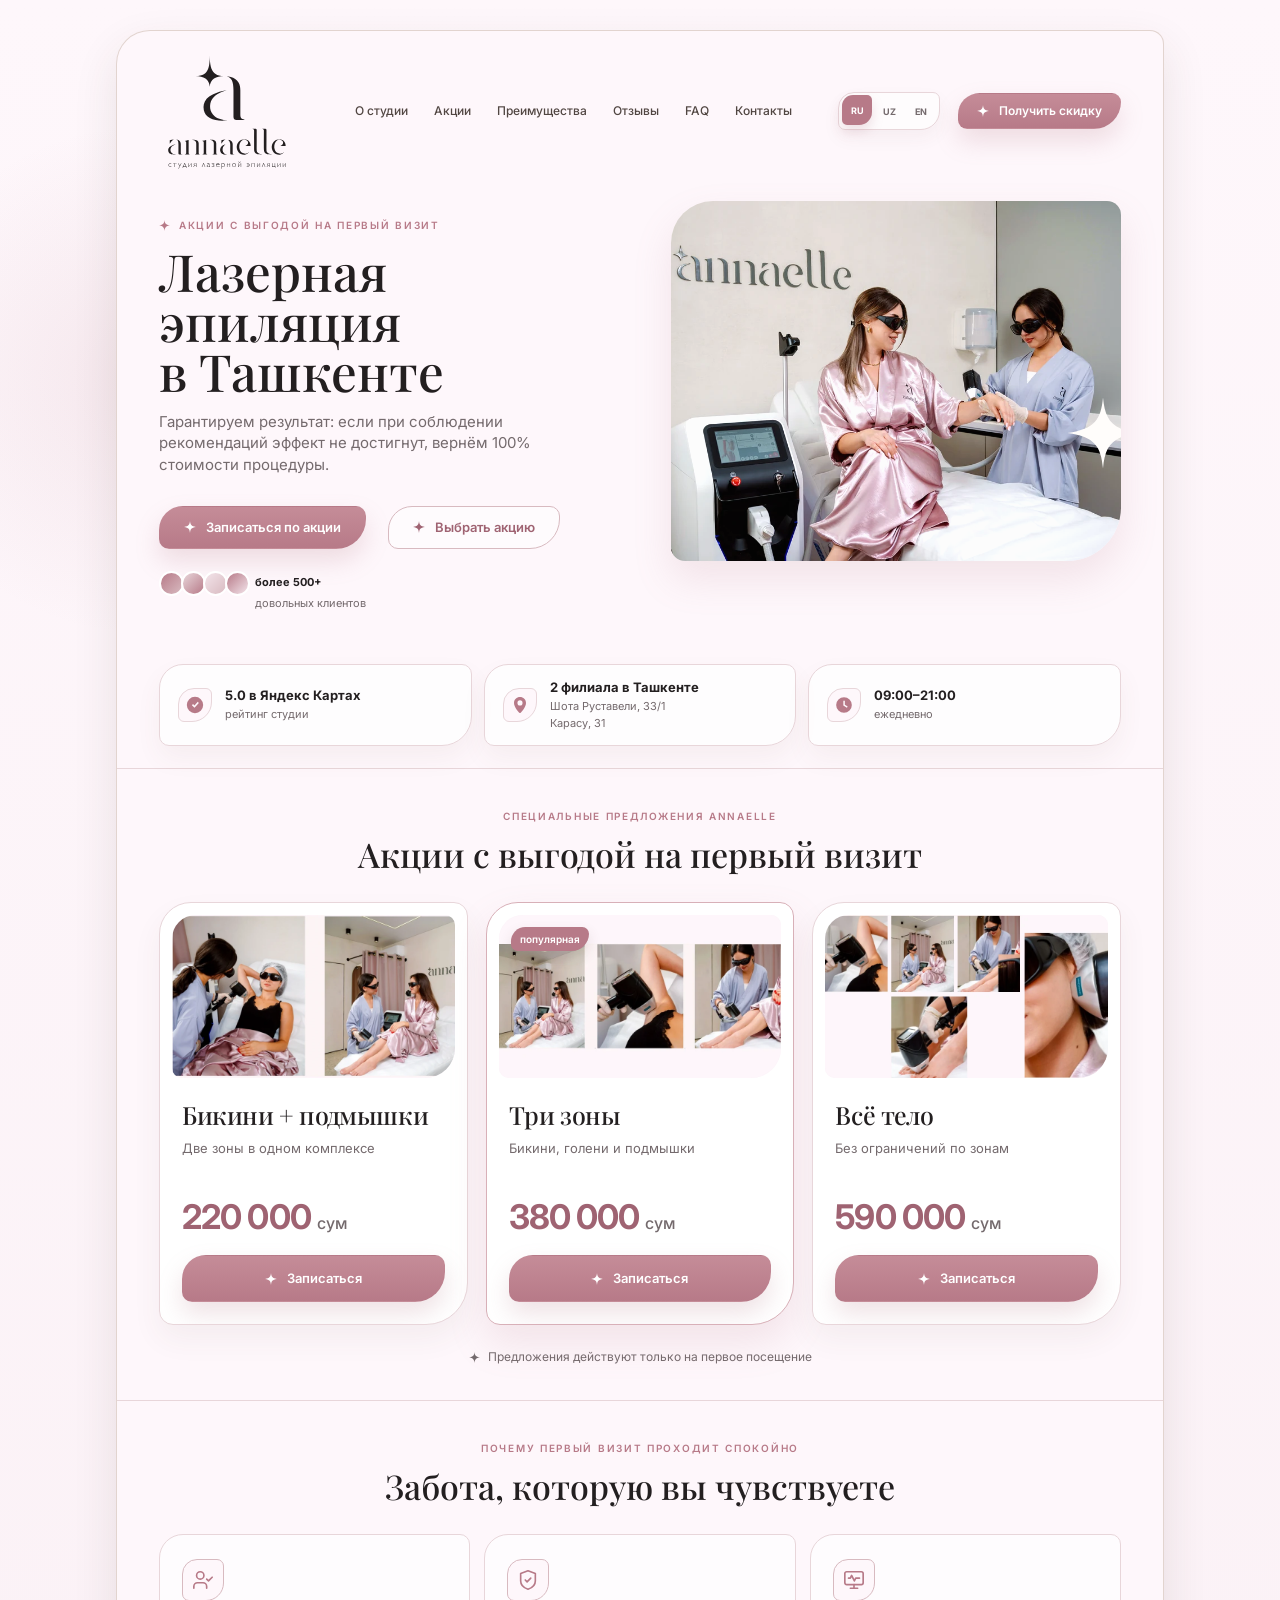
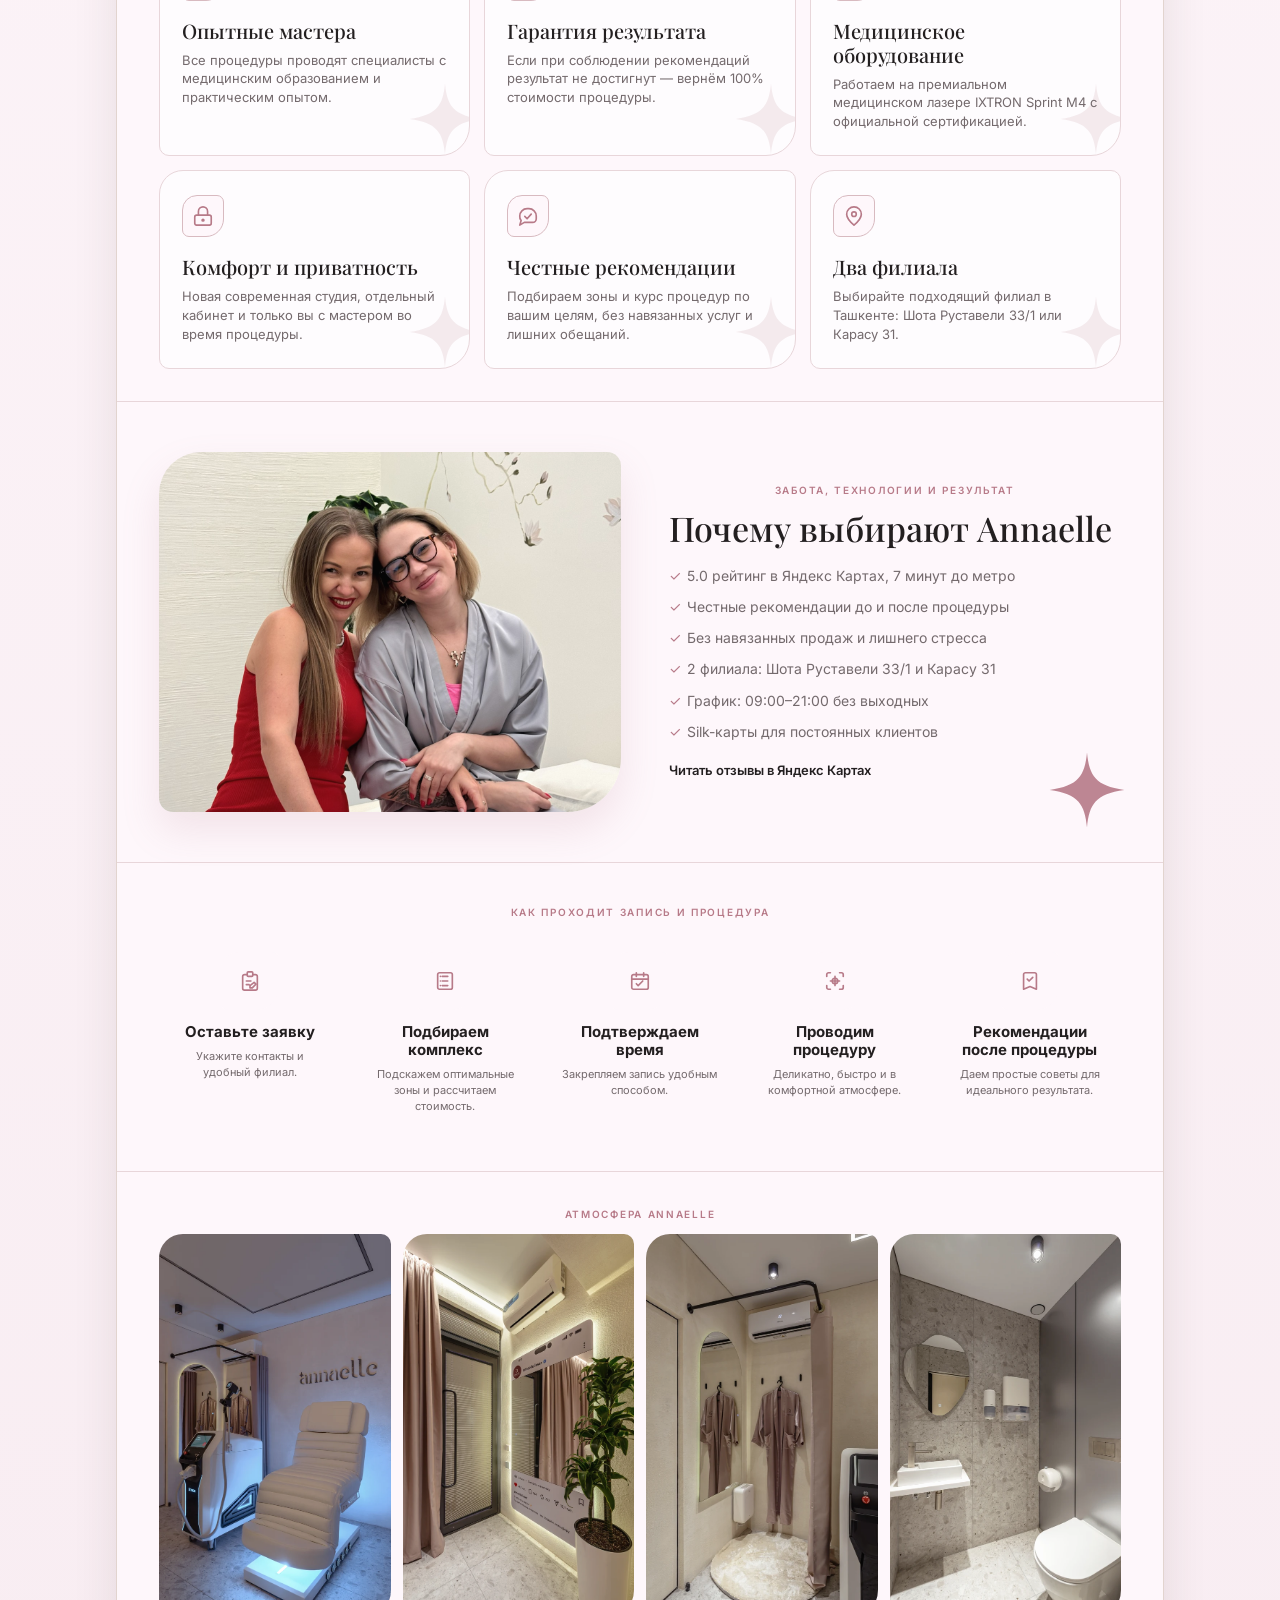
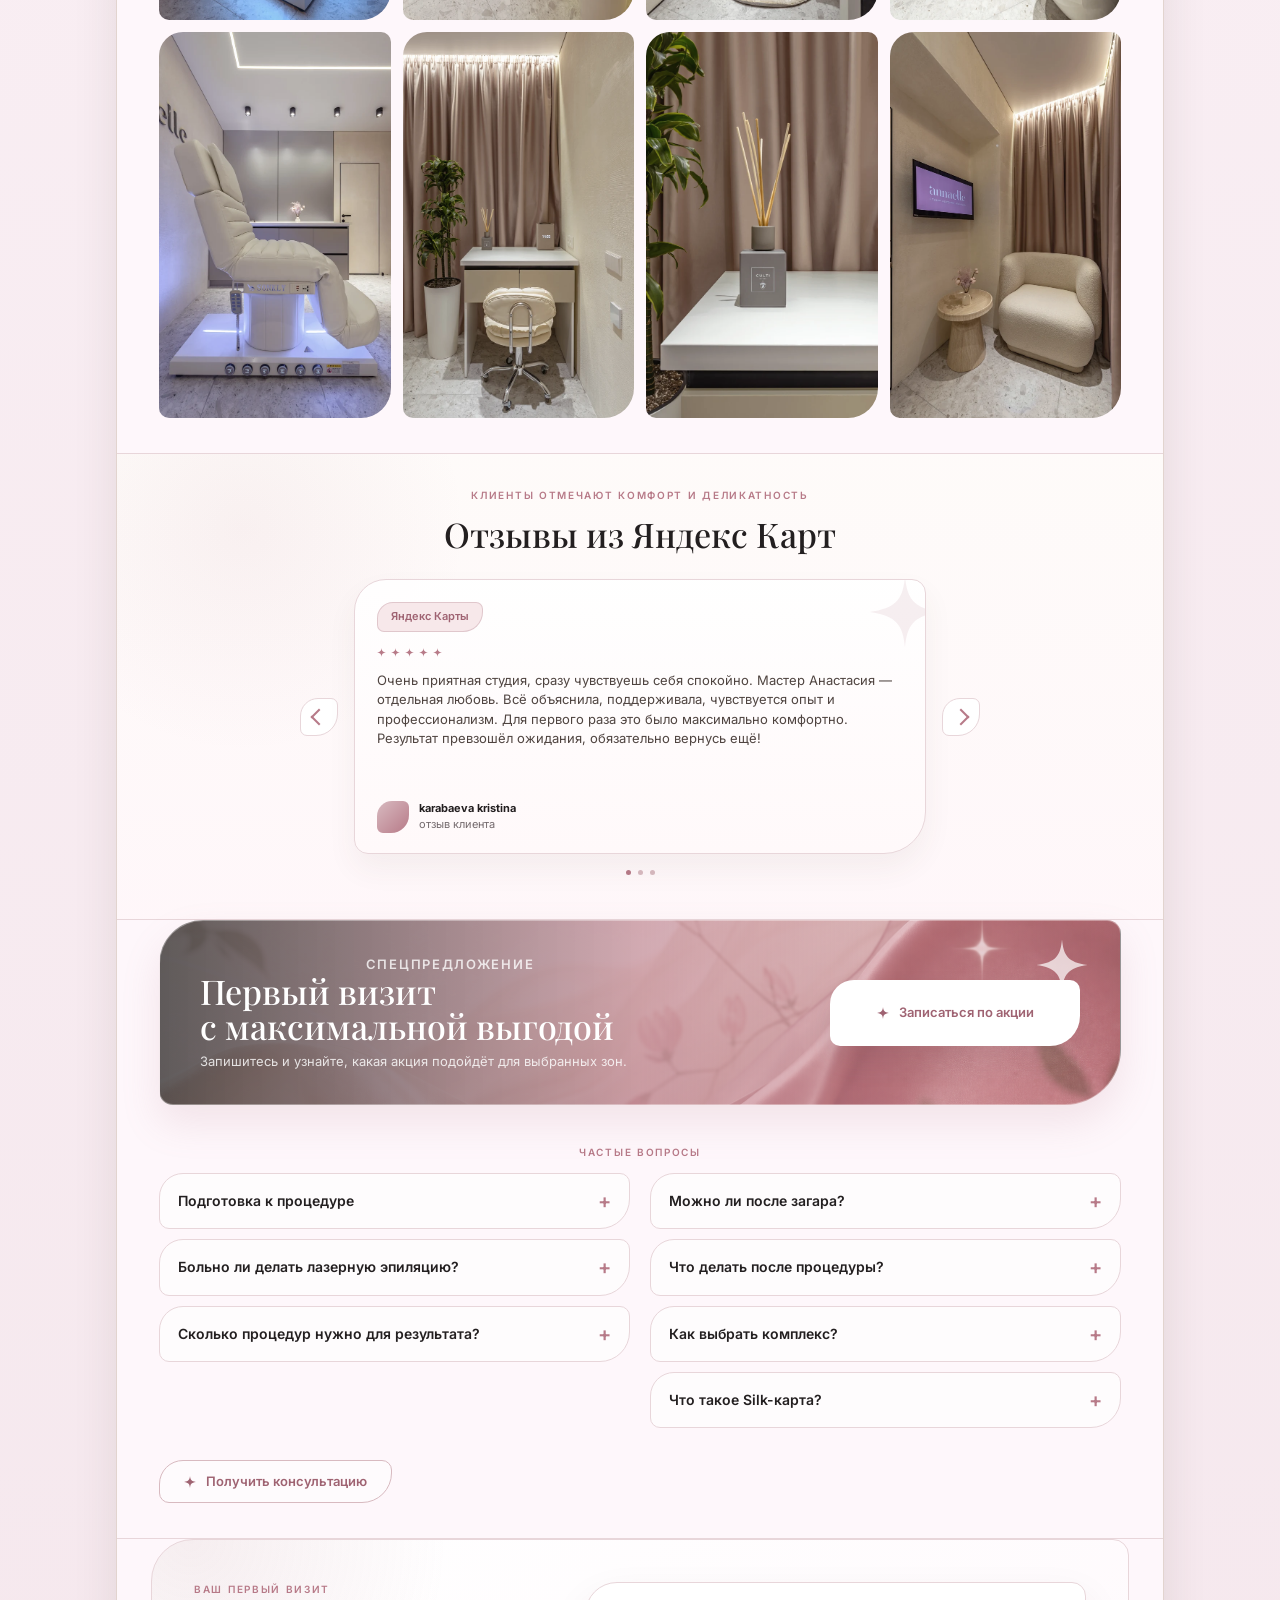
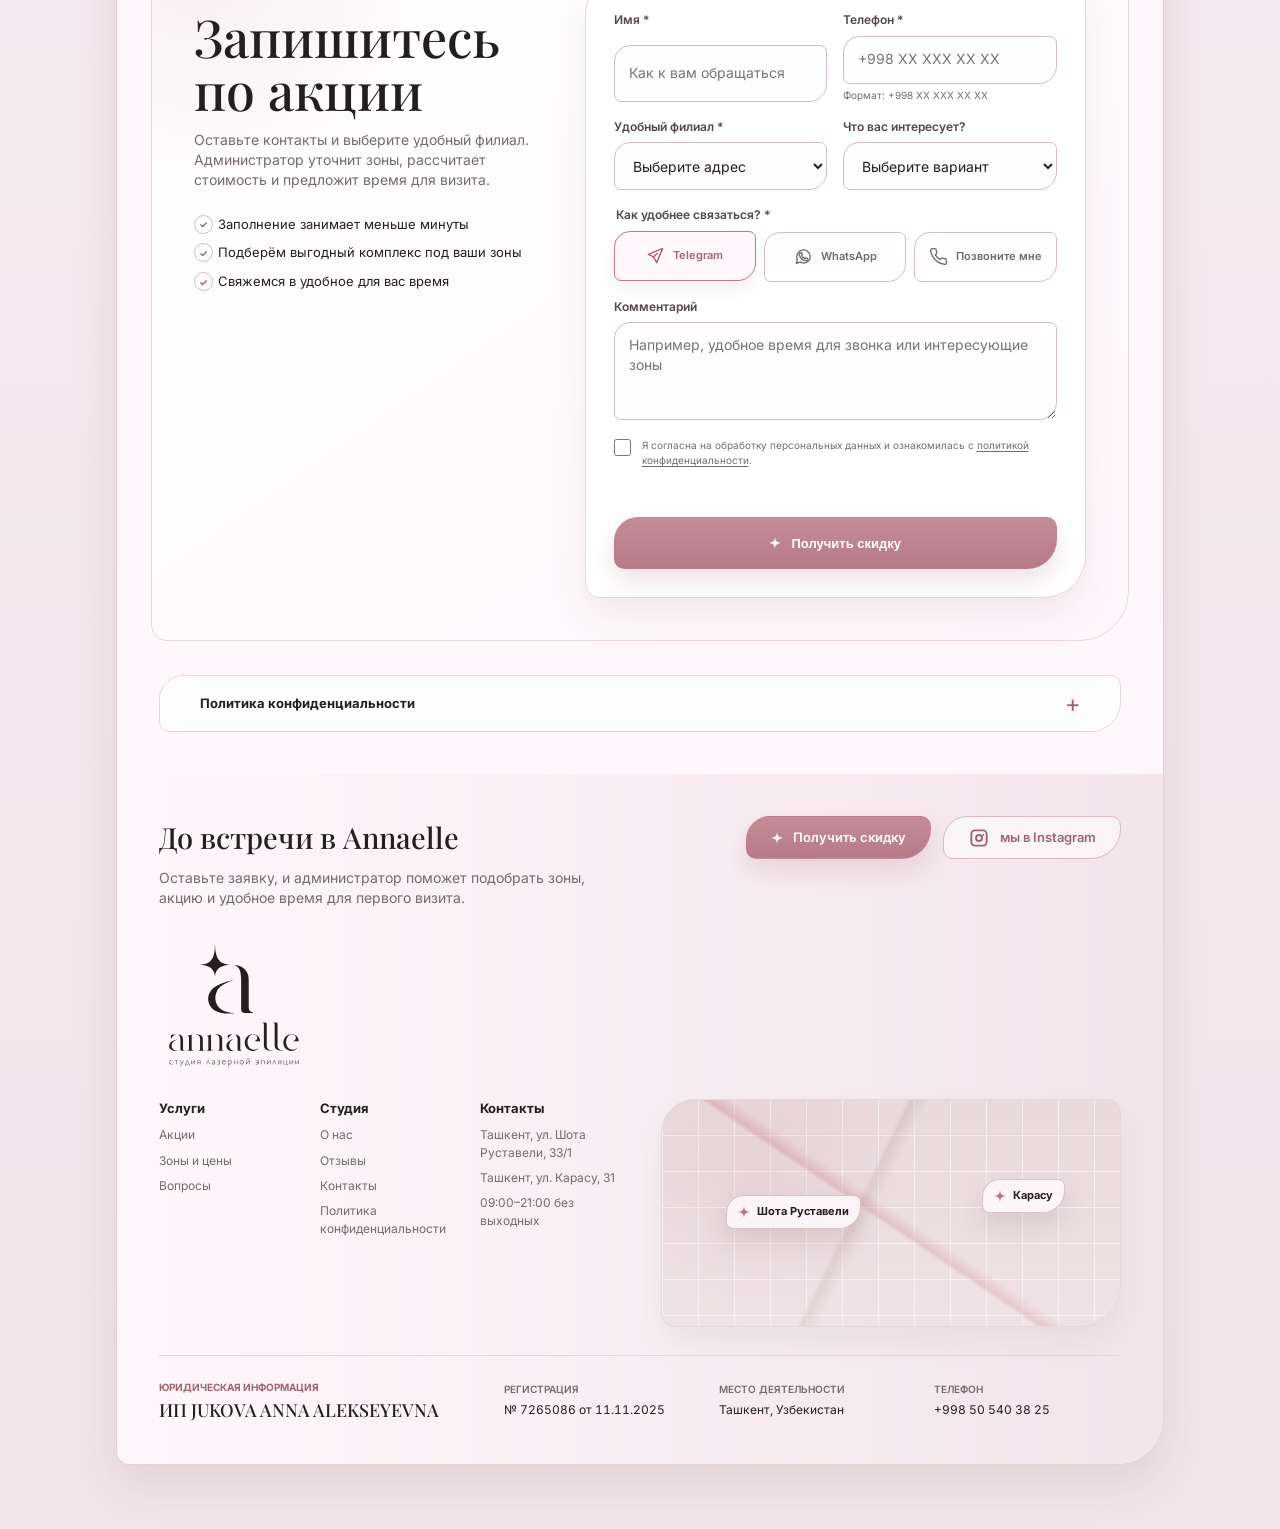
<file: index.html>
<!doctype html>
<html lang="ru">
<head>
  <meta charset="utf-8">
  <meta name="viewport" content="width=device-width, initial-scale=1">
  <title>Лазерная эпиляция в Ташкенте - студия Annaelle</title>
  <meta name="description" content="Лазерная эпиляция в Ташкенте в студии Annaelle. Два филиала, медицинское оборудование, гарантия результата и специальные предложения на первый визит.">
  <meta name="robots" content="index, follow, max-image-preview:large">
  <meta name="theme-color" content="#fef7fb">
  <link rel="canonical" href="https://annaelle.uz/main">
  <meta property="og:type" content="website">
  <meta property="og:locale" content="ru_RU">
  <meta property="og:site_name" content="Annaelle">
  <meta property="og:title" content="Лазерная эпиляция в Ташкенте - Annaelle">
  <meta property="og:description" content="Студия лазерной эпиляции с гарантией результата. Скидка до 30% на первый визит, два филиала в Ташкенте.">
  <meta property="og:url" content="https://annaelle.uz/main">
  <meta property="og:image" content="https://efilym89.github.io/MGLending/annaelle-work/assets/hero-main-1800.webp">
  <meta name="twitter:card" content="summary_large_image">
  <meta name="twitter:title" content="Лазерная эпиляция в Ташкенте - Annaelle">
  <meta name="twitter:description" content="Скидка до 30% на первый визит в студию Annaelle.">
  <meta name="twitter:image" content="https://efilym89.github.io/MGLending/annaelle-work/assets/hero-main-1800.webp">
  <link rel="icon" href="images/annaelle-logo-brand.png" type="image/png">
  <link rel="preconnect" href="https://fonts.googleapis.com">
  <link rel="preconnect" href="https://fonts.gstatic.com" crossorigin>
  <link rel="preload" href="annaelle-work/assets/hero-main-960.webp" as="image" type="image/webp" fetchpriority="high">
  <link href="https://fonts.googleapis.com/css2?family=Inter:wght@400;500;600;700&family=Playfair+Display:wght@500;600&display=swap" rel="stylesheet">
  <link rel="stylesheet" href="styles.css?v=20260925-2">
  <script type="application/ld+json">
  {
    "@context": "https://schema.org",
    "@type": "BeautySalon",
    "name": "Annaelle",
    "url": "https://annaelle.uz/main",
    "image": "https://efilym89.github.io/MGLending/annaelle-work/assets/hero-main-1800.webp",
    "description": "Студия лазерной эпиляции в Ташкенте",
    "priceRange": "220000-590000 UZS",
    "sameAs": [
      "https://www.instagram.com/annaelle.laser",
      "https://yandex.ru/maps/org/annaelle/238400073401/"
    ],
    "department": [
      {
        "@type": "BeautySalon",
        "name": "Annaelle - Шота Руставели",
        "address": {
          "@type": "PostalAddress",
          "streetAddress": "ул. Шота Руставели, 33/1",
          "addressLocality": "Ташкент",
          "addressCountry": "UZ"
        },
        "openingHours": "Mo-Su 09:00-21:00"
      },
      {
        "@type": "BeautySalon",
        "name": "Annaelle - Карасу",
        "address": {
          "@type": "PostalAddress",
          "streetAddress": "ул. Карасу, 31",
          "addressLocality": "Ташкент",
          "addressCountry": "UZ"
        },
        "openingHours": "Mo-Su 09:00-21:00"
      }
    ]
  }
  </script>
</head>
<body>
  <!-- Meta Pixel Code -->
  <script>
  !function(f,b,e,v,n,t,s)
  {if(f.fbq)return;n=f.fbq=function(){n.callMethod?
  n.callMethod.apply(n,arguments):n.queue.push(arguments)};
  if(!f._fbq)f._fbq=n;n.push=n;n.loaded=!0;n.version='2.0';
  n.queue=[];t=b.createElement(e);t.async=!0;
  t.src=v;s=b.getElementsByTagName(e)[0];
  s.parentNode.insertBefore(t,s)}(window, document,'script',
  'https://connect.facebook.net/en_US/fbevents.js');
  fbq('init', '2079040289653796');
  fbq('track', 'PageView');
  </script>
  <noscript><img height="1" width="1" style="display:none"
  src="https://www.facebook.com/tr?id=2079040289653796&ev=PageView&noscript=1"
  alt=""
  ></noscript>
  <!-- End Meta Pixel Code -->

  <main class="page-shell">
    <section class="landing-card">
      <header class="site-header">
        <a class="brand" href="#top" aria-label="Annaelle - начало страницы">
          <img class="brand-logo" src="images/annaelle-logo-mark.svg" alt="Annaelle, студия лазерной эпиляции" width="298" height="267">
        </a>
        <nav class="main-nav" aria-label="Основная навигация">
          <a href="#about">О студии</a>
          <a href="#packages">Акции</a>
          <a href="#benefits">Преимущества</a>
          <a href="#reviews">Отзывы</a>
          <a href="#faq">FAQ</a>
          <a href="#contacts">Контакты</a>
        </nav>
        <div class="language-switch" role="group" aria-label="Выбор языка">
          <button type="button" class="is-active" data-lang="ru" aria-pressed="true" title="Русский">RU</button>
          <button type="button" data-lang="uz" aria-pressed="false" title="O'zbekcha">UZ</button>
          <button type="button" data-lang="en" aria-pressed="false" title="English">EN</button>
        </div>
        <a class="btn btn-small btn-filled" href="#lead-form">
          <span class="brand-star" aria-hidden="true"></span>
          <span>Получить скидку</span>
        </a>
        <button class="menu-toggle" type="button" aria-label="Открыть меню" aria-expanded="false">
          <span></span>
          <span></span>
        </button>
      </header>

      <section class="hero" id="top">
        <div class="hero-copy">
          <p class="eyebrow">акции с выгодой на первый визит</p>
          <h1>
            <span>Лазерная<span class="mobile-break"><br></span> эпиляция</span>
            <span class="desktop-title-line">в Ташкенте</span>
            <span class="mobile-title-line">в Ташкенте</span>
          </h1>
          <p class="hero-text">Гарантируем результат: если при соблюдении рекомендаций эффект не достигнут, вернём 100% стоимости процедуры.</p>
          <div class="hero-action">
            <a class="btn btn-filled" href="#lead-form">
              <span class="brand-star" aria-hidden="true"></span>
              <span>Записаться по акции</span>
            </a>
            <a class="btn btn-outline" href="#packages">
              <span class="brand-star" aria-hidden="true"></span>
              <span>Выбрать акцию</span>
            </a>
            <div class="social-proof" aria-label="Более 500 довольных клиентов">
              <span class="avatar avatar-1"></span>
              <span class="avatar avatar-2"></span>
              <span class="avatar avatar-3"></span>
              <span class="avatar avatar-4"></span>
              <strong>более 500+</strong>
              <span>довольных клиентов</span>
            </div>
          </div>
        </div>
        <div class="hero-media">
          <img src="annaelle-work/assets/hero-main-960.webp" srcset="annaelle-work/assets/hero-main-960.webp 960w, annaelle-work/assets/hero-main-1800.webp 1800w" sizes="(max-width: 680px) calc(100vw - 56px), 450px" alt="Процедура лазерной эпиляции в студии Annaelle" width="1800" height="1200" fetchpriority="high" decoding="async">
          <span class="sparkle sparkle-big" aria-hidden="true"></span>
        </div>
        <div class="info-strip" aria-label="Ключевая информация">
          <article>
            <span class="mini-icon"><span class="icon icon-rating" aria-hidden="true"></span></span>
            <div>
              <strong>5.0 в Яндекс Картах</strong>
              <small>рейтинг студии</small>
            </div>
          </article>
          <article>
            <span class="mini-icon"><span class="icon icon-location" aria-hidden="true"></span></span>
            <div>
              <strong>2 филиала в Ташкенте</strong>
              <small class="address-stack"><span>Шота Руставели, 33/1</span><span>Карасу, 31</span></small>
            </div>
          </article>
          <article>
            <span class="mini-icon"><span class="icon icon-time" aria-hidden="true"></span></span>
            <div>
              <strong>09:00–21:00</strong>
              <small>ежедневно</small>
            </div>
          </article>
        </div>
      </section>

      <section class="section section-packages offers-current" id="packages" data-offers-version="20260925-2">
  <p class="section-kicker">Специальные предложения Annaelle</p>
  <h2>Акции с выгодой на первый визит</h2>
  <div class="package-grid"><article class="package-card offer-card" data-offer="bikini-underarms">

      <img class="offer-photo offer-photo--original" src="images/offer-new-1-760.webp" alt="Лазерная эпиляция бикини и подмышек в Annaelle" width="760" height="440" decoding="async">
      <div class="offer-content">
        <h3>Бикини + подмышки</h3>
        <p class="offer-description">Две зоны в одном комплексе</p>
        <div class="price-row"><strong><span class="offer-price">220 000</span> <span class="offer-currency">сум</span></strong></div>
        <a class="btn btn-filled" href="#lead-form" data-select-offer="Бикини + подмышки"><span class="brand-star" aria-hidden="true"></span><span>Записаться</span></a>
      </div>
    </article>
<article class="package-card offer-card featured" data-offer="three-zones">
      <span class="badge">популярная</span>
      <img class="offer-photo offer-photo--original" src="images/offer-new-2-760.webp" alt="Бикини, голени и подмышки — три зоны в Annaelle" width="760" height="440" decoding="async">
      <div class="offer-content">
        <h3>Три зоны</h3>
        <p class="offer-description">Бикини, голени и подмышки</p>
        <div class="price-row"><strong><span class="offer-price">380 000</span> <span class="offer-currency">сум</span></strong></div>
        <a class="btn btn-filled" href="#lead-form" data-select-offer="Три зоны"><span class="brand-star" aria-hidden="true"></span><span>Записаться</span></a>
      </div>
    </article>
<article class="package-card offer-card" data-offer="full-body">

      <img class="offer-photo offer-photo--original" src="images/offer-new-3-760.webp" alt="Лазерная эпиляция всего тела в Annaelle" width="760" height="440" decoding="async">
      <div class="offer-content">
        <h3>Всё тело</h3>
        <p class="offer-description">Без ограничений по зонам</p>
        <div class="price-row"><strong><span class="offer-price">590 000</span> <span class="offer-currency">сум</span></strong></div>
        <a class="btn btn-filled" href="#lead-form" data-select-offer="Всё тело"><span class="brand-star" aria-hidden="true"></span><span>Записаться</span></a>
      </div>
    </article></div>
  <p class="note">Предложения действуют только на первое посещение</p>
</section>

      <section class="section benefits" id="benefits">
        <p class="section-kicker">почему первый визит проходит спокойно</p>
        <h2>Забота, которую вы чувствуете</h2>
        <div class="value-grid">
          <article class="value-card">
            <span><svg class="semantic-icon" viewBox="0 0 24 24" aria-hidden="true"><path d="M16 21v-2a4 4 0 0 0-4-4H6a4 4 0 0 0-4 4v2"></path><circle cx="9" cy="7" r="4"></circle><path d="m16 11 2 2 4-4"></path></svg></span>
            <h3>Опытные мастера</h3>
            <p>Все процедуры проводят специалисты с медицинским образованием и практическим опытом.</p>
          </article>
          <article class="value-card">
            <span><svg class="semantic-icon" viewBox="0 0 24 24" aria-hidden="true"><path d="M20 13c0 5-3.5 7.5-8 9-4.5-1.5-8-4-8-9V5l8-3 8 3v8Z"></path><path d="m9 12 2 2 4-4"></path></svg></span>
            <h3>Гарантия результата</h3>
            <p>Если при соблюдении рекомендаций результат не достигнут — вернём 100% стоимости процедуры.</p>
          </article>
          <article class="value-card">
            <span><svg class="semantic-icon" viewBox="0 0 24 24" aria-hidden="true"><rect width="20" height="14" x="2" y="3" rx="2"></rect><path d="M8 21h8M12 17v4M6 10h2l1.4-3 3 6 1.5-3H18"></path></svg></span>
            <h3>Медицинское оборудование</h3>
            <p>Работаем на премиальном медицинском лазере IXTRON Sprint M4 с официальной сертификацией.</p>
          </article>
          <article class="value-card">
            <span><svg class="semantic-icon" viewBox="0 0 24 24" aria-hidden="true"><rect width="18" height="11" x="3" y="11" rx="2"></rect><path d="M7 11V7a5 5 0 0 1 10 0v4"></path><circle cx="12" cy="16.5" r="1"></circle></svg></span>
            <h3>Комфорт и приватность</h3>
            <p>Новая современная студия, отдельный кабинет и только вы с мастером во время процедуры.</p>
          </article>
          <article class="value-card">
            <span><svg class="semantic-icon" viewBox="0 0 24 24" aria-hidden="true"><path d="M21 15a4 4 0 0 1-4 4H8l-5 3 1.5-5A7 7 0 0 1 3 12a8 8 0 0 1 8-8h2a8 8 0 0 1 8 8v3Z"></path><path d="M8.5 12.5 11 15l4.5-5"></path></svg></span>
            <h3>Честные рекомендации</h3>
            <p>Подбираем зоны и курс процедур по вашим целям, без навязанных услуг и лишних обещаний.</p>
          </article>
          <article class="value-card">
            <span><svg class="semantic-icon" viewBox="0 0 24 24" aria-hidden="true"><path d="M20 10c0 5-8 12-8 12S4 15 4 10a8 8 0 1 1 16 0Z"></path><circle cx="12" cy="10" r="2.5"></circle></svg></span>
            <h3>Два филиала</h3>
            <p>Выбирайте подходящий филиал в Ташкенте: Шота Руставели 33/1 или Карасу 31.</p>
          </article>
        </div>
      </section>

      <section class="section about" id="about">
        <div class="about-media">
          <img src="images/studio-new-1518.jpg" alt="Специалист Annaelle общается с клиенткой после процедуры" width="1350" height="1800" loading="lazy" decoding="async">
        </div>
        <div class="about-copy">
          <p class="section-kicker">забота, технологии и результат</p>
          <h2>Почему выбирают Annaelle</h2>
          <ul class="check-list">
            <li>5.0 рейтинг в Яндекс Картах, 7 минут до метро</li>
            <li>Честные рекомендации до и после процедуры</li>
            <li>Без навязанных продаж и лишнего стресса</li>
            <li>2 филиала: Шота Руставели 33/1 и Карасу 31</li>
            <li>График: 09:00–21:00 без выходных</li>
            <li>Silk-карты для постоянных клиентов</li>
          </ul>
          <a class="text-link" href="https://yandex.ru/maps/org/annaelle/238400073401/reviews/" target="_blank" rel="noreferrer">Читать отзывы в Яндекс Картах</a>
        </div>
        <span class="sparkle sparkle-side" aria-hidden="true"></span>
      </section>

      <section class="section process">
        <p class="section-kicker">как проходит запись и процедура</p>
        <div class="steps-grid">
          <article>
            <span><svg class="semantic-icon" viewBox="0 0 24 24" aria-hidden="true"><path d="M9 5H6a2 2 0 0 0-2 2v13a2 2 0 0 0 2 2h12a2 2 0 0 0 2-2V7a2 2 0 0 0-2-2h-3"></path><rect x="9" y="2" width="6" height="5" rx="1"></rect><path d="M8 12h5M8 16h3M16.5 13.5l2 2-4 4H12v-2.5l4.5-3.5Z"></path></svg></span>
            <h3>Оставьте заявку</h3>
            <p>Укажите контакты и удобный филиал.</p>
          </article>
          <article>
            <span><svg class="semantic-icon" viewBox="0 0 24 24" aria-hidden="true"><rect x="4" y="3" width="16" height="18" rx="2"></rect><path d="M9 7h6M9 12h6M9 17h6M7 7h.01M7 12h.01M7 17h.01"></path></svg></span>
            <h3>Подбираем комплекс</h3>
            <p>Подскажем оптимальные зоны и рассчитаем стоимость.</p>
          </article>
          <article>
            <span><svg class="semantic-icon" viewBox="0 0 24 24" aria-hidden="true"><rect x="3" y="5" width="18" height="16" rx="2"></rect><path d="M16 3v4M8 3v4M3 10h18M8 15l2 2 5-5"></path></svg></span>
            <h3>Подтверждаем время</h3>
            <p>Закрепляем запись удобным способом.</p>
          </article>
          <article>
            <span><svg class="semantic-icon" viewBox="0 0 24 24" aria-hidden="true"><path d="M3 7V5a2 2 0 0 1 2-2h2M17 3h2a2 2 0 0 1 2 2v2M21 17v2a2 2 0 0 1-2 2h-2M7 21H5a2 2 0 0 1-2-2v-2"></path><path d="M7 12h10M12 7v10"></path><circle cx="12" cy="12" r="3"></circle></svg></span>
            <h3>Проводим процедуру</h3>
            <p>Деликатно, быстро и в комфортной атмосфере.</p>
          </article>
          <article>
            <span><svg class="semantic-icon" viewBox="0 0 24 24" aria-hidden="true"><path d="M7 3h10a2 2 0 0 1 2 2v16l-7-3-7 3V5a2 2 0 0 1 2-2Z"></path><path d="m9 10 2 2 4-4"></path></svg></span>
            <h3>Рекомендации после процедуры</h3>
            <p>Даем простые советы для идеального результата.</p>
          </article>
        </div>
      </section>

      <section class="section gallery" aria-labelledby="gallery-title">
        <p class="section-kicker" id="gallery-title">Атмосфера Annaelle</p>
        <div class="gallery-grid">
          <img src="annaelle-work/assets/gallery-img_1861-640.webp" srcset="annaelle-work/assets/gallery-img_1861-640.webp 640w, annaelle-work/assets/gallery-img_1861-1200.webp 1200w" sizes="(max-width: 680px) 72vw, (max-width: 980px) 30vw, 230px" alt="Кабинет Annaelle с медицинским лазером IXTRON" width="1200" height="2000" loading="lazy" decoding="async">
          <img src="annaelle-work/assets/gallery-img_1864-640.webp" srcset="annaelle-work/assets/gallery-img_1864-640.webp 640w, annaelle-work/assets/gallery-img_1864-1200.webp 1200w" sizes="(max-width: 680px) 72vw, (max-width: 980px) 30vw, 230px" alt="Интерьер филиала Annaelle" width="1200" height="2000" loading="lazy" decoding="async">
          <img src="annaelle-work/assets/gallery-img_1855-640.webp" srcset="annaelle-work/assets/gallery-img_1855-640.webp 640w, annaelle-work/assets/gallery-img_1855-1200.webp 1200w" sizes="(max-width: 680px) 72vw, (max-width: 980px) 30vw, 230px" alt="Фирменные халаты и интерьер кабинета Annaelle" width="1200" height="2000" loading="lazy" decoding="async">
          <img src="annaelle-work/assets/gallery-800_8787-hdr-640.webp" srcset="annaelle-work/assets/gallery-800_8787-hdr-640.webp 640w, annaelle-work/assets/gallery-800_8787-hdr-1200.webp 1200w" sizes="(max-width: 680px) 72vw, (max-width: 980px) 30vw, 230px" alt="Интерьер санузла в филиале Annaelle" width="1200" height="2000" loading="lazy" decoding="async">
          <img src="annaelle-work/assets/gallery-800_9029-hdr-640.webp" srcset="annaelle-work/assets/gallery-800_9029-hdr-640.webp 640w, annaelle-work/assets/gallery-800_9029-hdr-1200.webp 1200w" sizes="(max-width: 680px) 72vw, (max-width: 980px) 30vw, 230px" alt="Интерьер процедурного кабинета Annaelle" width="1200" height="2000" loading="lazy" decoding="async">
          <img src="annaelle-work/assets/gallery-img_1857-640.webp" srcset="annaelle-work/assets/gallery-img_1857-640.webp 640w, annaelle-work/assets/gallery-img_1857-1200.webp 1200w" sizes="(max-width: 680px) 72vw, (max-width: 980px) 30vw, 230px" alt="Уютная зона кабинета Annaelle" width="1200" height="2000" loading="lazy" decoding="async">
          <img src="annaelle-work/assets/gallery-img_1858-640.webp" srcset="annaelle-work/assets/gallery-img_1858-640.webp 640w, annaelle-work/assets/gallery-img_1858-1200.webp 1200w" sizes="(max-width: 680px) 72vw, (max-width: 980px) 30vw, 230px" alt="Аромадиффузор в интерьере Annaelle" width="1200" height="2000" loading="lazy" decoding="async">
          <img src="annaelle-work/assets/gallery-img_1863-640.webp" srcset="annaelle-work/assets/gallery-img_1863-640.webp 640w, annaelle-work/assets/gallery-img_1863-1200.webp 1200w" sizes="(max-width: 680px) 72vw, (max-width: 980px) 30vw, 230px" alt="Зона отдыха в филиале Annaelle" width="1200" height="2000" loading="lazy" decoding="async">
        </div>
      </section>

      <section class="section reviews" id="reviews">
        <p class="section-kicker">клиенты отмечают комфорт и деликатность</p>
        <h2>Отзывы из Яндекс Карт</h2>
        <div class="review-row">
          <button class="round-btn review-prev" type="button" aria-label="Предыдущий отзыв"></button>
          <article class="review-card is-active">
            <div class="review-source">Яндекс Карты</div>
            <div class="stars" aria-label="5 из 5"><span></span><span></span><span></span><span></span><span></span></div>
            <p>Очень приятная студия, сразу чувствуешь себя спокойно. Мастер Анастасия — отдельная любовь. Всё объяснила, поддерживала, чувствуется опыт и профессионализм. Для первого раза это было максимально комфортно. Результат превзошёл ожидания, обязательно вернусь ещё!</p>
            <div class="review-author">
              <span></span>
              <div><strong>karabaeva kristina</strong><small>отзыв клиента</small></div>
            </div>
          </article>
          <article class="review-card" aria-hidden="true">
            <div class="review-source">Яндекс Карты</div>
            <div class="stars" aria-label="5 из 5"><span></span><span></span><span></span><span></span><span></span></div>
            <p>Отличная студия. Профессиональный и вежливый персонал, приятная атмосфера.</p>
            <div class="review-author">
              <span></span>
              <div><strong>София Саттарова</strong><small>отзыв клиента</small></div>
            </div>
          </article>
          <article class="review-card" aria-hidden="true">
            <div class="review-source">Яндекс Карты</div>
            <div class="stars" aria-label="5 из 5"><span></span><span></span><span></span><span></span><span></span></div>
            <p>Не пожалела, что доверила свою первую процедуру лазера именно этой студии. Мастер Нилюфар была очень вежлива, аккуратна и делала всё ради комфорта клиента.</p>
            <div class="review-author">
              <span></span>
              <div><strong>Жулдыз Калекешова</strong><small>отзыв клиента</small></div>
            </div>
          </article>
          <button class="round-btn review-next" type="button" aria-label="Следующий отзыв"></button>
        </div>
        <div class="dots" aria-hidden="true"><span></span><span></span><span></span></div>
      </section>

      <section class="cta-band">
        <div>
          <p class="section-kicker">спецпредложение</p>
          <h2>Первый визит<br>с максимальной выгодой</h2>
          <p>Запишитесь и узнайте, какая акция подойдёт для выбранных зон.</p>
        </div>
        <a class="btn btn-light" href="#lead-form">
          <span class="brand-star" aria-hidden="true"></span>
          <span>Записаться по акции</span>
        </a>
        <span class="sparkle cta-sparkle" aria-hidden="true"></span>
      </section>

      <section class="section faq" id="faq">
        <p class="section-kicker">частые вопросы</p>
        <div class="faq-grid">
          <div>
            <details>
              <summary>Подготовка к процедуре</summary>
              <p>За 24 часа до визита нужно аккуратно побрить выбранные зоны и не использовать агрессивные средства.</p>
            </details>
            <details>
              <summary>Больно ли делать лазерную эпиляцию?</summary>
              <p>Ощущения индивидуальны, но процедура проходит с охлаждением и обычно переносится комфортно.</p>
            </details>
            <details>
              <summary>Сколько процедур нужно для результата?</summary>
              <p>В среднем курс состоит из 6–8 посещений, точные рекомендации мастер дает после консультации.</p>
            </details>
          </div>
          <div>
            <details>
              <summary>Можно ли после загара?</summary>
              <p>После активного загара лучше выдержать паузу. Мастер подскажет безопасный интервал.</p>
            </details>
            <details>
              <summary>Что делать после процедуры?</summary>
              <p>Избегайте перегрева, активного солнца и раздражающих средств в первые дни.</p>
            </details>
            <details>
              <summary>Как выбрать комплекс?</summary>
              <p>Оставьте заявку ниже: мы уточним зоны и подберём самый выгодный вариант.</p>
            </details>
            <details>
              <summary>Что такое Silk-карта?</summary>
              <p>Silk-карта — персональная карта клиента Annaelle. Администратор расскажет об оформлении и доступных привилегиях во время записи или визита.</p>
            </details>
          </div>
        </div>
        <a class="btn btn-outline centered faq-lead" href="#lead-form">
          <span class="brand-star" aria-hidden="true"></span>
          <span>Получить консультацию</span>
        </a>
      </section>

      <section class="application" id="lead-form" aria-labelledby="lead-form-title">
        <div class="application-copy">
          <p class="section-kicker">Ваш первый визит</p>
          <h2 id="lead-form-title">Запишитесь по акции</h2>
          <p>Оставьте контакты и выберите удобный филиал. Администратор уточнит зоны, рассчитает стоимость и предложит время для визита.</p>
          <ul class="application-points">
            <li>Заполнение занимает меньше минуты</li>
            <li>Подберём выгодный комплекс под ваши зоны</li>
            <li>Свяжемся в удобное для вас время</li>
          </ul>
        </div>
        <form class="application-form" id="client-lead-form" action="" method="post" data-lead-endpoint="https://api.annaellebot.com/landing-leads/v1/leads" data-min-submit-interval="10" data-telegram-username="annaellelaser" novalidate>
          <div class="form-grid">
            <label class="field">
              <span>Имя *</span>
              <input type="text" name="name" autocomplete="name" required maxlength="80" placeholder="Как к вам обращаться">
            </label>
            <label class="field">
              <span>Телефон *</span>
              <input type="tel" name="phone" autocomplete="tel" inputmode="numeric" required maxlength="17" pattern="\+998 [0-9]{2} [0-9]{3} [0-9]{2} [0-9]{2}" placeholder="+998 XX XXX XX XX" aria-describedby="phone-format" title="Введите номер в формате +998 XX XXX XX XX">
              <small class="field-hint" id="phone-format">Формат: +998 XX XXX XX XX</small>
            </label>
            <label class="field">
              <span>Удобный филиал *</span>
              <select name="studio" required>
                <option value="">Выберите адрес</option>
                <option value="Шота Руставели 33/1">Шота Руставели, 33/1</option>
                <option value="Карасу 31">Карасу, 31</option>
                <option value="Подобрать ближайшую">Помогите выбрать</option>
              </select>
            </label>
            <label class="field">
              <span>Что вас интересует?</span>
              <select name="offer">
                <option value="">Выберите вариант</option>
                <option value="Бикини + подмышки">Бикини + подмышки</option>
                <option value="Три зоны">Три зоны</option>
                <option value="Всё тело">Всё тело</option>
                <option value="Нужна консультация">Нужна консультация</option>
              </select>
            </label>
            <fieldset class="contact-method field-full">
              <legend>Как удобнее связаться? *</legend>
              <div class="contact-options">
                <label>
                  <input type="radio" name="contact_method" value="Telegram" checked>
                  <span class="contact-option"><svg viewBox="0 0 24 24" aria-hidden="true"><path d="m21 3-7.4 18-4.2-7.2L3 10.7 21 3Z"></path><path d="m9.4 13.8 4.8-4.6"></path></svg>Telegram</span>
                </label>
                <label>
                  <input type="radio" name="contact_method" value="WhatsApp">
                  <span class="contact-option"><svg viewBox="0 0 24 24" aria-hidden="true"><path d="M20.5 11.7a8.5 8.5 0 0 1-12.6 7.5L3 20.5l1.3-4.7A8.5 8.5 0 1 1 20.5 11.7Z"></path><path d="M8.2 7.7c.3-.4.6-.4.9-.4l.5.1c.2.1.3.4.5.9l.5 1.2c.1.2.1.4 0 .6l-.7.9c.8 1.7 2 2.9 3.8 3.7l.8-.9c.2-.2.4-.2.7-.1l1.6.7c.3.2.5.3.5.6 0 .5-.3 1.5-.8 1.9-.5.5-1.3.7-2.1.5-1.3-.3-3.1-1.1-4.8-2.7-1.4-1.3-2.5-3-2.9-4.4-.3-1-.1-1.9.4-2.5l.1-.1Z"></path></svg>WhatsApp</span>
                </label>
                <label>
                  <input type="radio" name="contact_method" value="Позвоните мне">
                  <span class="contact-option"><svg viewBox="0 0 24 24" aria-hidden="true"><path d="M22 16.9v3a2 2 0 0 1-2.2 2 19.8 19.8 0 0 1-8.6-3.1 19.5 19.5 0 0 1-6-6A19.8 19.8 0 0 1 2.1 4.2 2 2 0 0 1 4.1 2h3a2 2 0 0 1 2 1.7c.1 1 .4 2 .7 2.8a2 2 0 0 1-.5 2.1L8 9.9a16 16 0 0 0 6 6l1.3-1.3a2 2 0 0 1 2.1-.5c.9.3 1.8.6 2.8.7a2 2 0 0 1 1.8 2.1Z"></path></svg>Позвоните мне</span>
                </label>
              </div>
            </fieldset>
            <label class="field field-full">
              <span>Комментарий</span>
              <textarea name="comment" maxlength="300" placeholder="Например, удобное время для звонка или интересующие зоны"></textarea>
            </label>
            <label class="form-trap" aria-hidden="true">
              <span>Не заполняйте это поле</span>
              <input type="text" name="website" tabindex="-1" autocomplete="off">
            </label>
          </div>
          <label class="consent">
            <input type="checkbox" name="consent" required>
            <span>Я согласна на обработку персональных данных и ознакомилась с <a href="#privacy-policy">политикой конфиденциальности</a>.</span>
          </label>
          <p class="form-status" id="form-status" role="alert" aria-live="polite"></p>
          <button class="btn btn-filled" type="submit"><span class="brand-star" aria-hidden="true"></span><span data-submit-label>Получить скидку</span></button>
          <input type="hidden" name="utm_source">
          <input type="hidden" name="utm_medium">
          <input type="hidden" name="utm_campaign">
          <input type="hidden" name="utm_content">
          <input type="hidden" name="utm_term">
          <input type="hidden" name="fbclid">
          <input type="hidden" name="fbp">
          <input type="hidden" name="fbc">
          <input type="hidden" name="campaign_id">
          <input type="hidden" name="adset_id">
          <input type="hidden" name="ad_id">
          <input type="hidden" name="placement">
          <input type="hidden" name="landing_url">
          <input type="hidden" name="page_referrer">
          <input type="hidden" name="page_language">
          <input type="hidden" name="submission_id">
          <input type="hidden" name="form_started_at">
        </form>
        <div class="application-success" id="lead-success" role="status" aria-live="polite" tabindex="-1" hidden>
          <span class="success-star brand-star" aria-hidden="true"></span>
          <p class="section-kicker" data-success-kicker>Заявка отправлена</p>
          <h3 data-success-title>Спасибо!</h3>
          <p data-success-message>Администратор Annaelle свяжется с вами в ближайшее время и поможет выбрать удобный филиал, зоны и время визита.</p>
          <div class="success-actions">
            <a class="btn btn-filled success-telegram" data-success-telegram href="https://t.me/annaellelaser" target="_self" hidden>
              <svg viewBox="0 0 24 24" aria-hidden="true"><path d="m21 3-7.4 18-4.2-7.2L3 10.7 21 3Z"></path><path d="m9.4 13.8 4.8-4.6"></path></svg>
              <span>Открыть Telegram ещё раз</span>
            </a>
            <a class="btn btn-outline" href="#packages"><span class="brand-star" aria-hidden="true"></span><span>Посмотреть акции</span></a>
          </div>
          <p class="success-note" data-success-note hidden>Если сообщение не будет отправлено, заявка всё равно останется у администратора.</p>
        </div>
      </section>

      <details class="privacy-policy" id="privacy-policy">
        <summary>Политика конфиденциальности</summary>
        <div class="privacy-policy-copy">
          <h2>Обработка персональных данных</h2>
          <p>Оставляя заявку на сайте Annaelle, вы добровольно передаёте имя, номер телефона, выбранный филиал, интересующую услугу, предпочтительный способ связи и комментарий.</p>
          <p>Эти данные используются только для обработки заявки, записи на процедуру, обратной связи и оценки эффективности рекламных источников. Доступ к данным получают сотрудники Annaelle и подключённые сервисы учёта заявок в объёме, необходимом для работы.</p>
          <p>Мы не передаём в рекламные системы сведения о здоровье, противопоказаниях, беременности, лекарствах, состоянии кожи или текст вашего обращения.</p>
          <p>Вы можете отозвать согласие или запросить уточнение и удаление данных, написав в Telegram <a href="https://telegram.me/annaellelaser" target="_blank" rel="noreferrer">@annaellelaser</a>.</p>
        </div>
      </details>

      <footer class="footer" id="contacts">
        <div class="footer-copy">
          <h2>До встречи в Annaelle</h2>
          <p>Оставьте заявку, и администратор поможет подобрать зоны, акцию и удобное время для первого визита.</p>
          <a class="brand footer-brand" href="#top" aria-label="Annaelle - начало страницы">
            <img class="brand-logo" src="images/annaelle-logo-mark.svg" alt="Annaelle" width="298" height="267" loading="lazy" decoding="async">
          </a>
        </div>
        <div class="footer-actions">
          <a class="btn btn-filled" href="#lead-form"><span class="brand-star" aria-hidden="true"></span>Получить скидку</a>
          <a class="btn btn-outline btn-instagram" href="https://www.instagram.com/annaelle.laser" target="_blank" rel="noreferrer" aria-label="Instagram annaelle.laser"><span class="instagram-icon" aria-hidden="true"></span><span>мы в Instagram</span></a>
        </div>
        <div class="footer-links">
          <div><strong>Услуги</strong><a href="#packages">Акции</a><a href="#packages">Зоны и цены</a><a href="#faq">Вопросы</a></div>
          <div><strong>Студия</strong><a href="#about">О нас</a><a href="#reviews">Отзывы</a><a href="#contacts">Контакты</a><a href="#privacy-policy">Политика конфиденциальности</a></div>
          <div><strong>Контакты</strong><a href="https://yandex.ru/maps/?text=Annaelle%20%D0%A8%D0%BE%D1%82%D0%B0%20%D0%A0%D1%83%D1%81%D1%82%D0%B0%D0%B2%D0%B5%D0%BB%D0%B8%2033%2F1%20%D0%A2%D0%B0%D1%88%D0%BA%D0%B5%D0%BD%D1%82" target="_blank" rel="noreferrer">Ташкент, ул. Шота Руставели, 33/1</a><a href="https://yandex.ru/maps/?text=Annaelle%20%D0%9A%D0%B0%D1%80%D0%B0%D1%81%D1%83%2031%20%D0%A2%D0%B0%D1%88%D0%BA%D0%B5%D0%BD%D1%82" target="_blank" rel="noreferrer">Ташкент, ул. Карасу, 31</a><span>09:00–21:00 без выходных</span></div>
        </div>
        <div class="map-card" aria-label="Карта расположения">
          <iframe class="map-image" src="https://www.openstreetmap.org/export/embed.html?bbox=69.22%2C41.25%2C69.36%2C41.33&amp;layer=mapnik" title="Карта Ташкента с двумя филиалами Annaelle" loading="lazy" referrerpolicy="no-referrer"></iframe>
          <a class="map-marker map-marker-shota" href="https://yandex.ru/maps/?text=Annaelle%20%D0%A8%D0%BE%D1%82%D0%B0%20%D0%A0%D1%83%D1%81%D1%82%D0%B0%D0%B2%D0%B5%D0%BB%D0%B8%2033%2F1%20%D0%A2%D0%B0%D1%88%D0%BA%D0%B5%D0%BD%D1%82" target="_blank" rel="noreferrer"><span class="brand-star" aria-hidden="true"></span><strong>Шота Руставели</strong></a>
          <a class="map-marker map-marker-karasu" href="https://yandex.ru/maps/?text=Annaelle%20%D0%9A%D0%B0%D1%80%D0%B0%D1%81%D1%83%2031%20%D0%A2%D0%B0%D1%88%D0%BA%D0%B5%D0%BD%D1%82" target="_blank" rel="noreferrer"><span class="brand-star" aria-hidden="true"></span><strong>Карасу</strong></a>
        </div>
        <div class="footer-legal" id="legal-details" aria-labelledby="footer-legal-title">
          <div class="footer-legal-heading">
            <span class="footer-legal-kicker" id="footer-legal-title">Юридическая информация</span>
            <strong>ИП JUKOVA ANNA ALEKSEYEVNA</strong>
          </div>
          <dl class="footer-legal-list">
            <div>
              <dt>Регистрация</dt>
              <dd>№ 7265086 от 11.11.2025</dd>
            </div>
            <div>
              <dt>Место деятельности</dt>
              <dd>Ташкент, Узбекистан</dd>
            </div>
            <div>
              <dt>Телефон</dt>
              <dd><a href="tel:+998505403825" aria-label="Позвонить по номеру +998 50 540 38 25">+998 50 540 38 25</a></dd>
            </div>
          </dl>
        </div>
      </footer>
    </section>
  </main>

  <a class="btn btn-filled mobile-apply" href="#lead-form"><span class="brand-star" aria-hidden="true"></span>Записаться по акции</a>

  <script src="i18n.js?v=20260925-2"></script>
  <script src="script.js?v=20260925-2"></script>
</body>
</html>
</file>
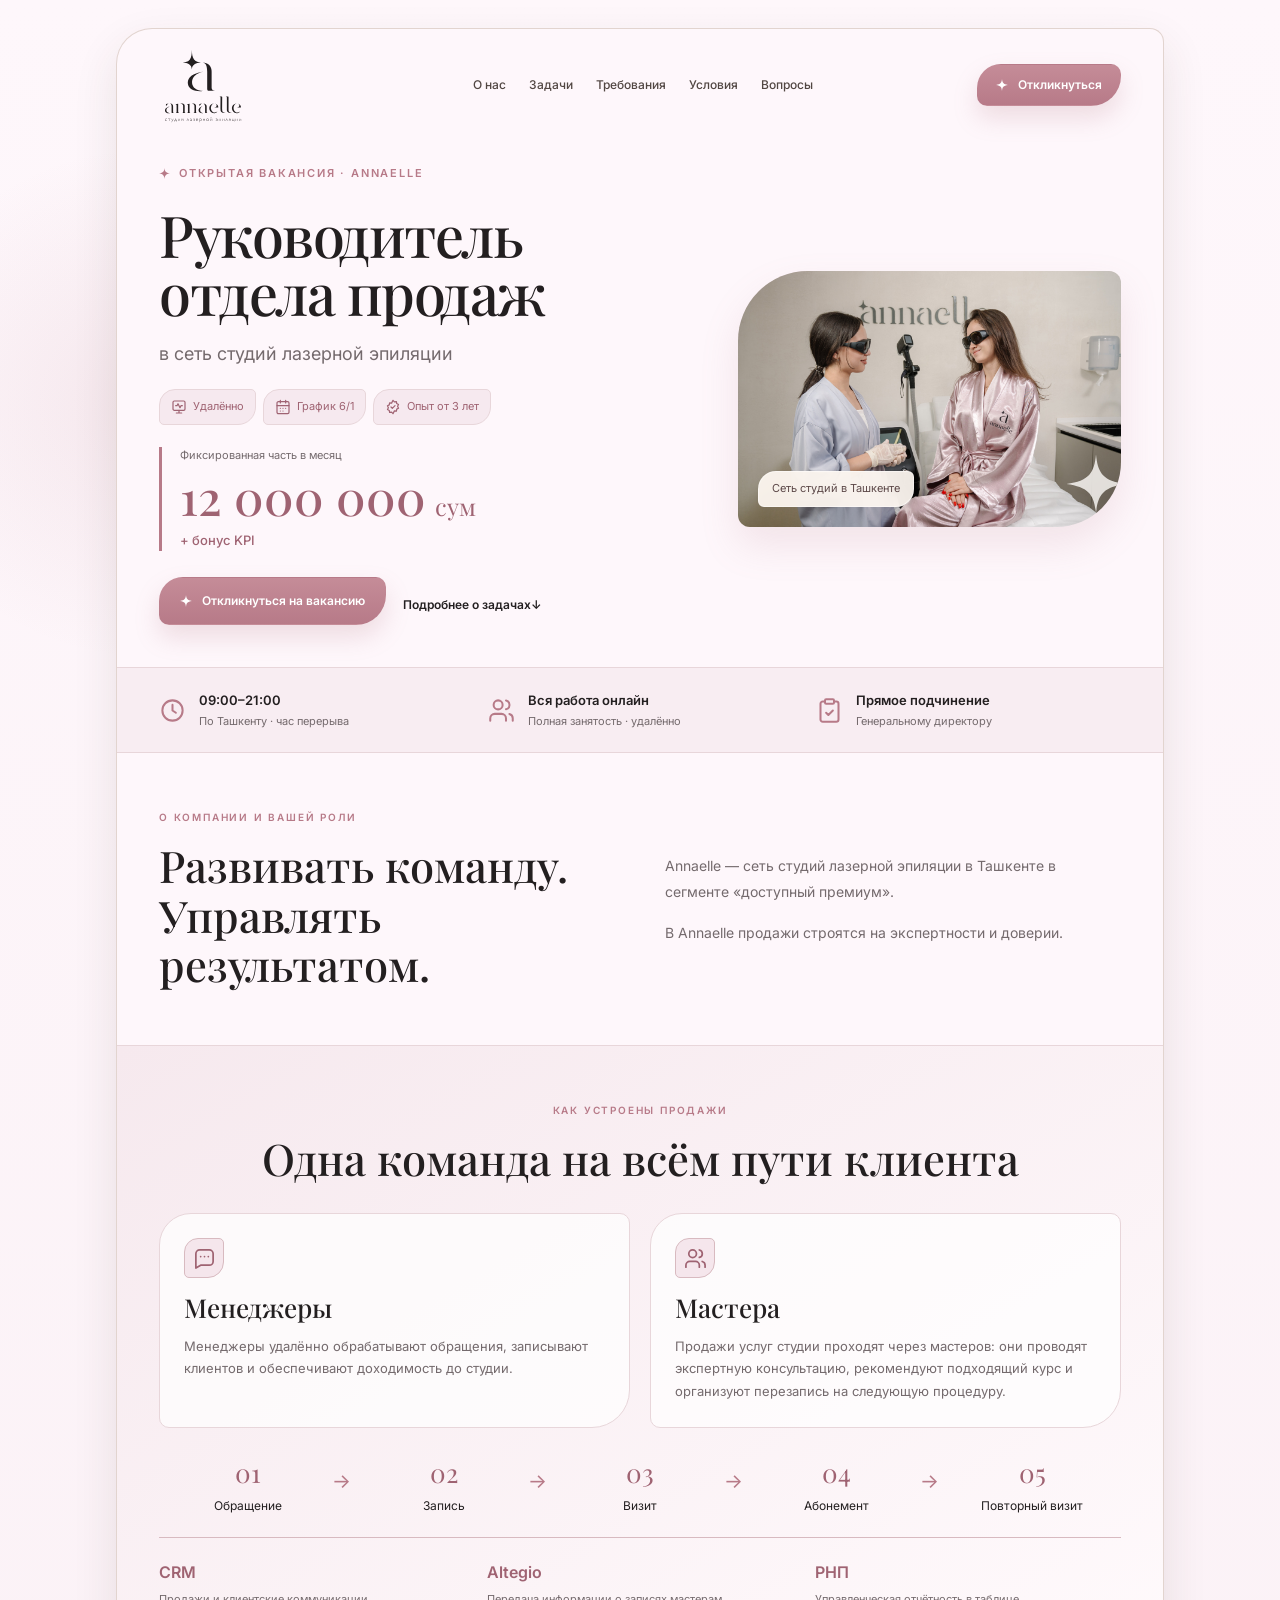
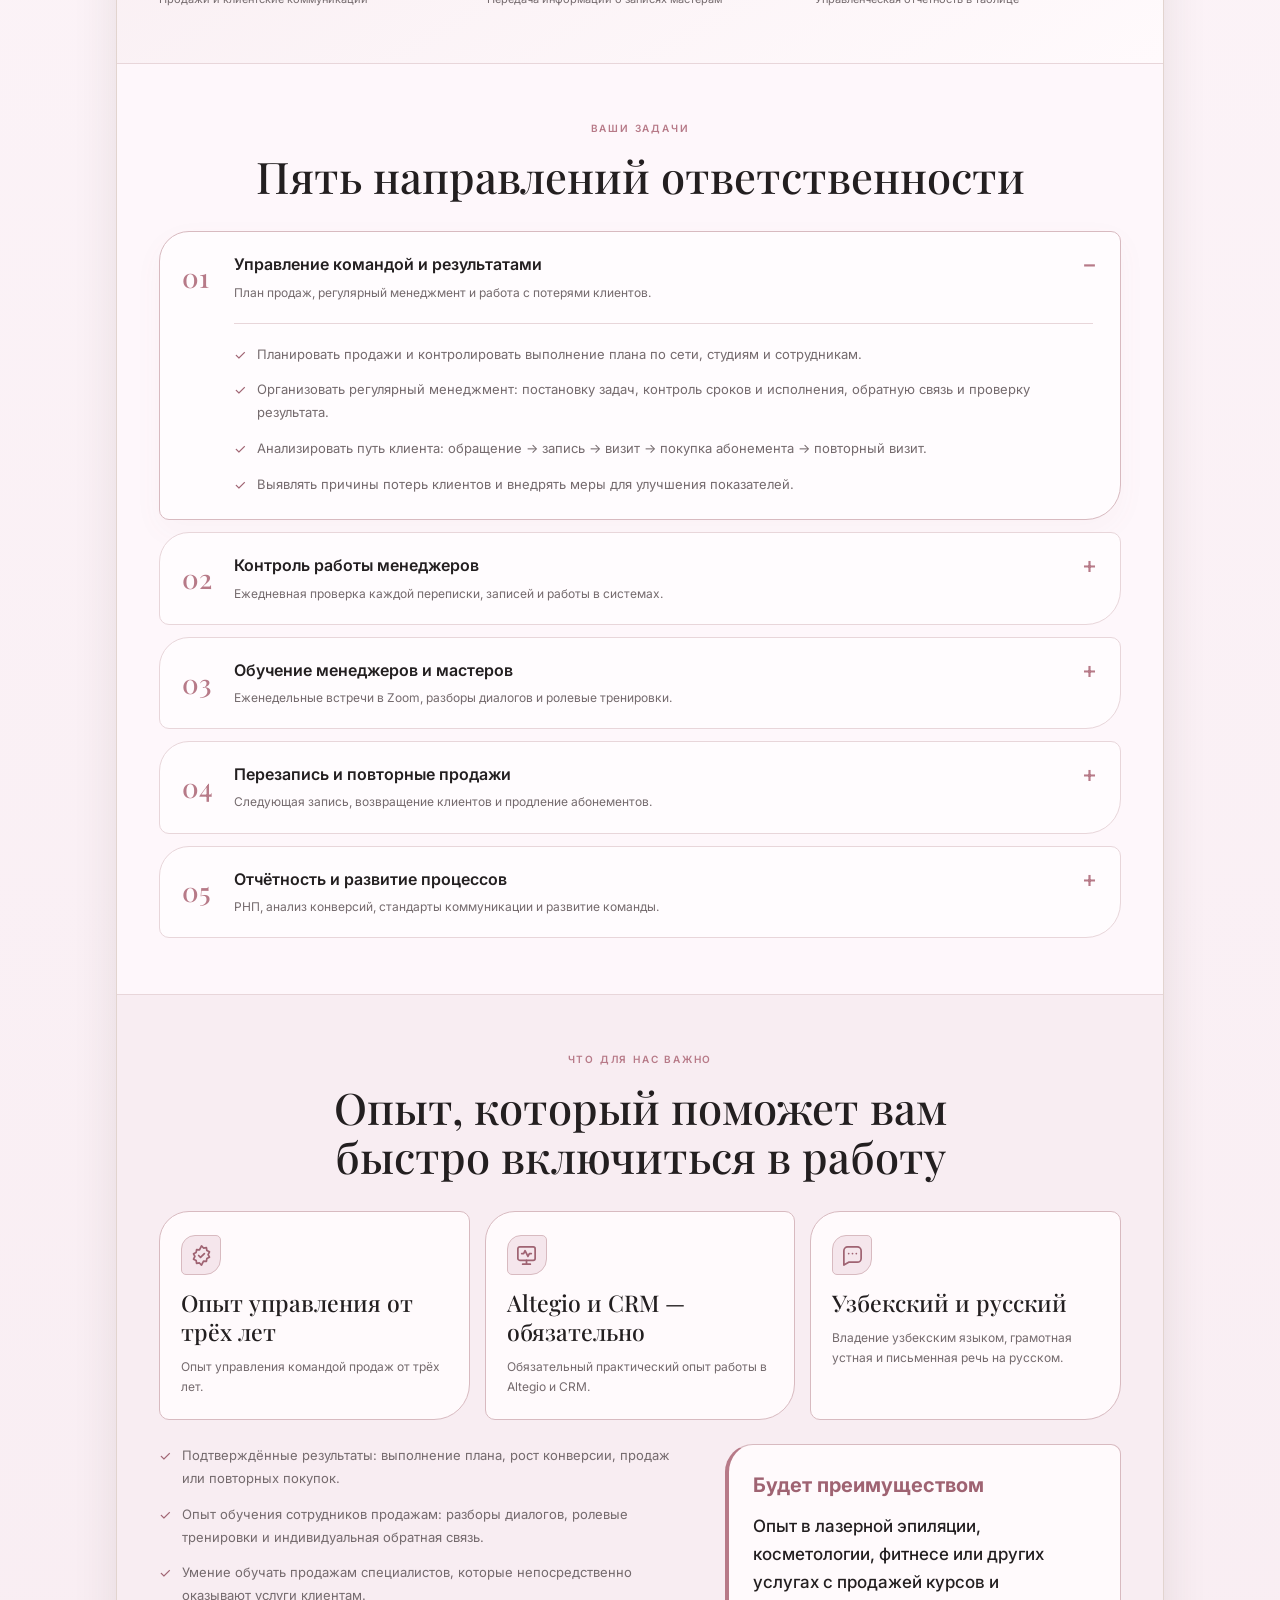
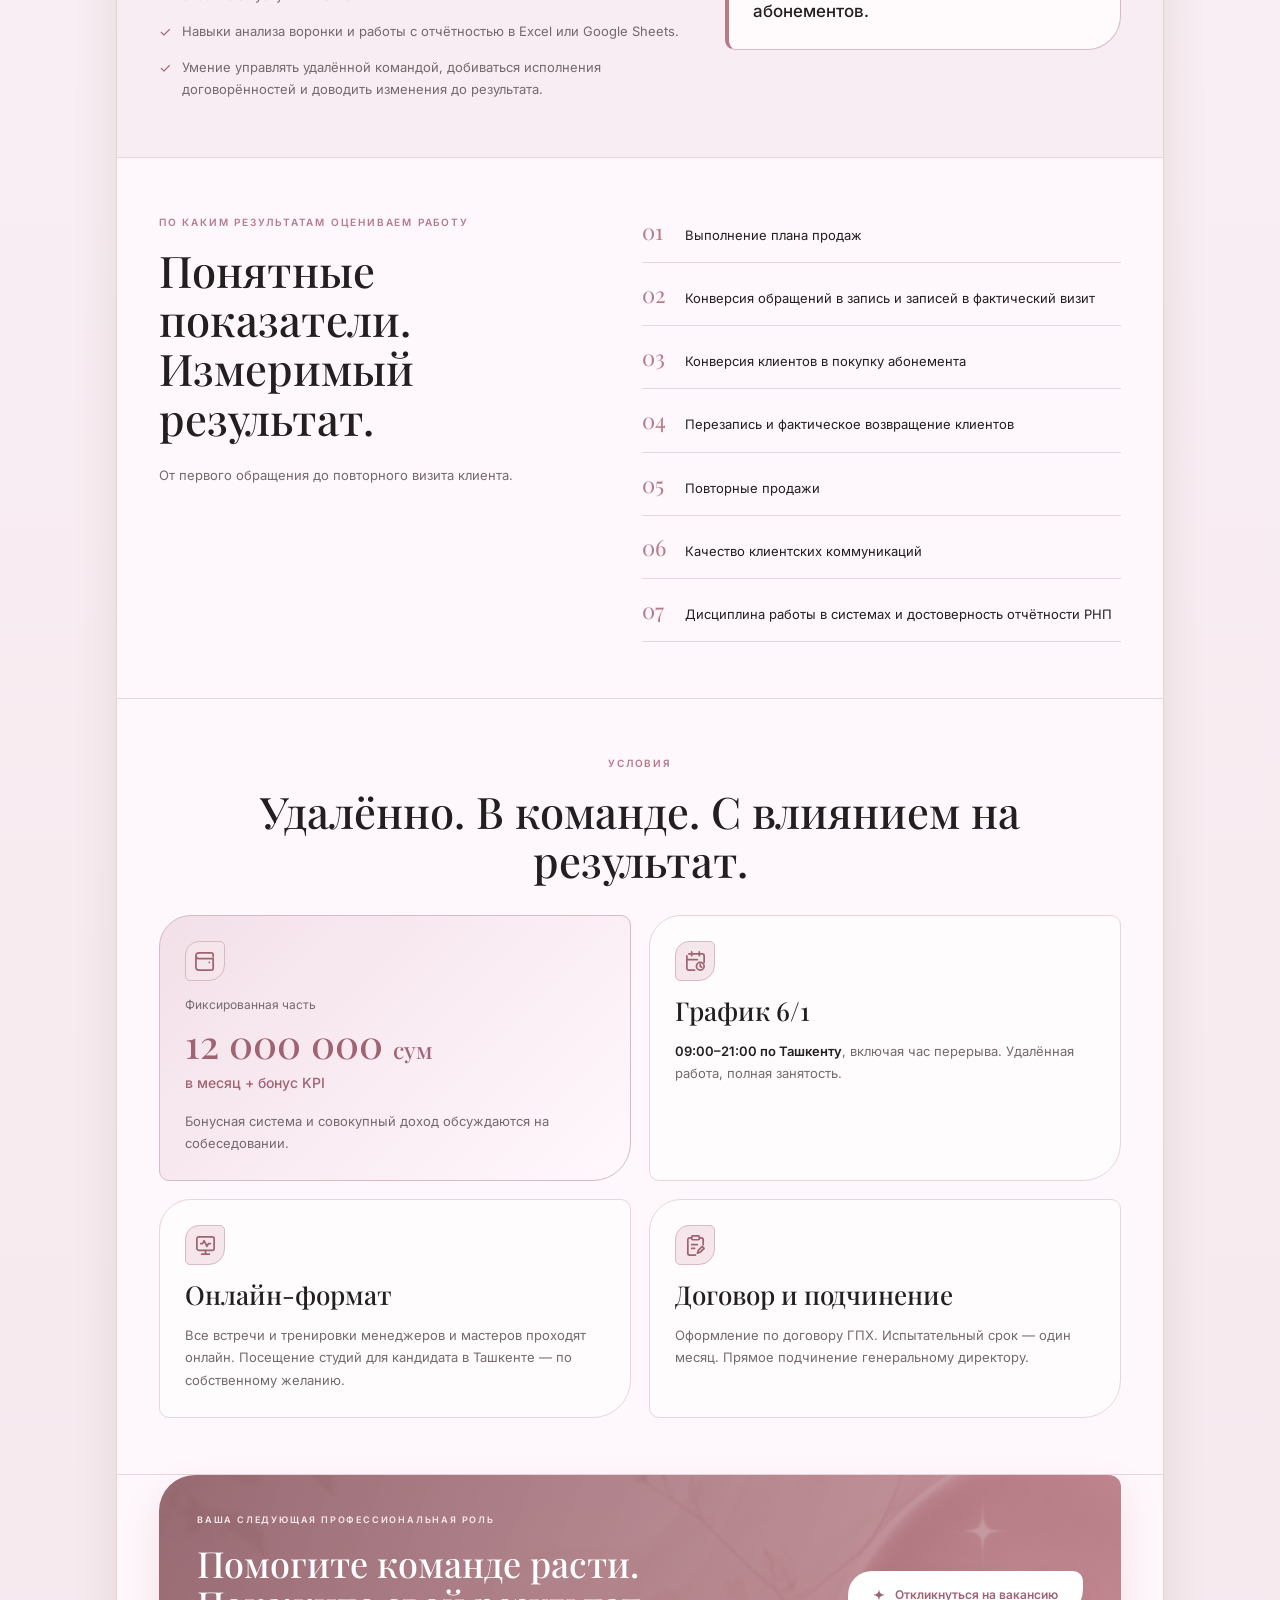
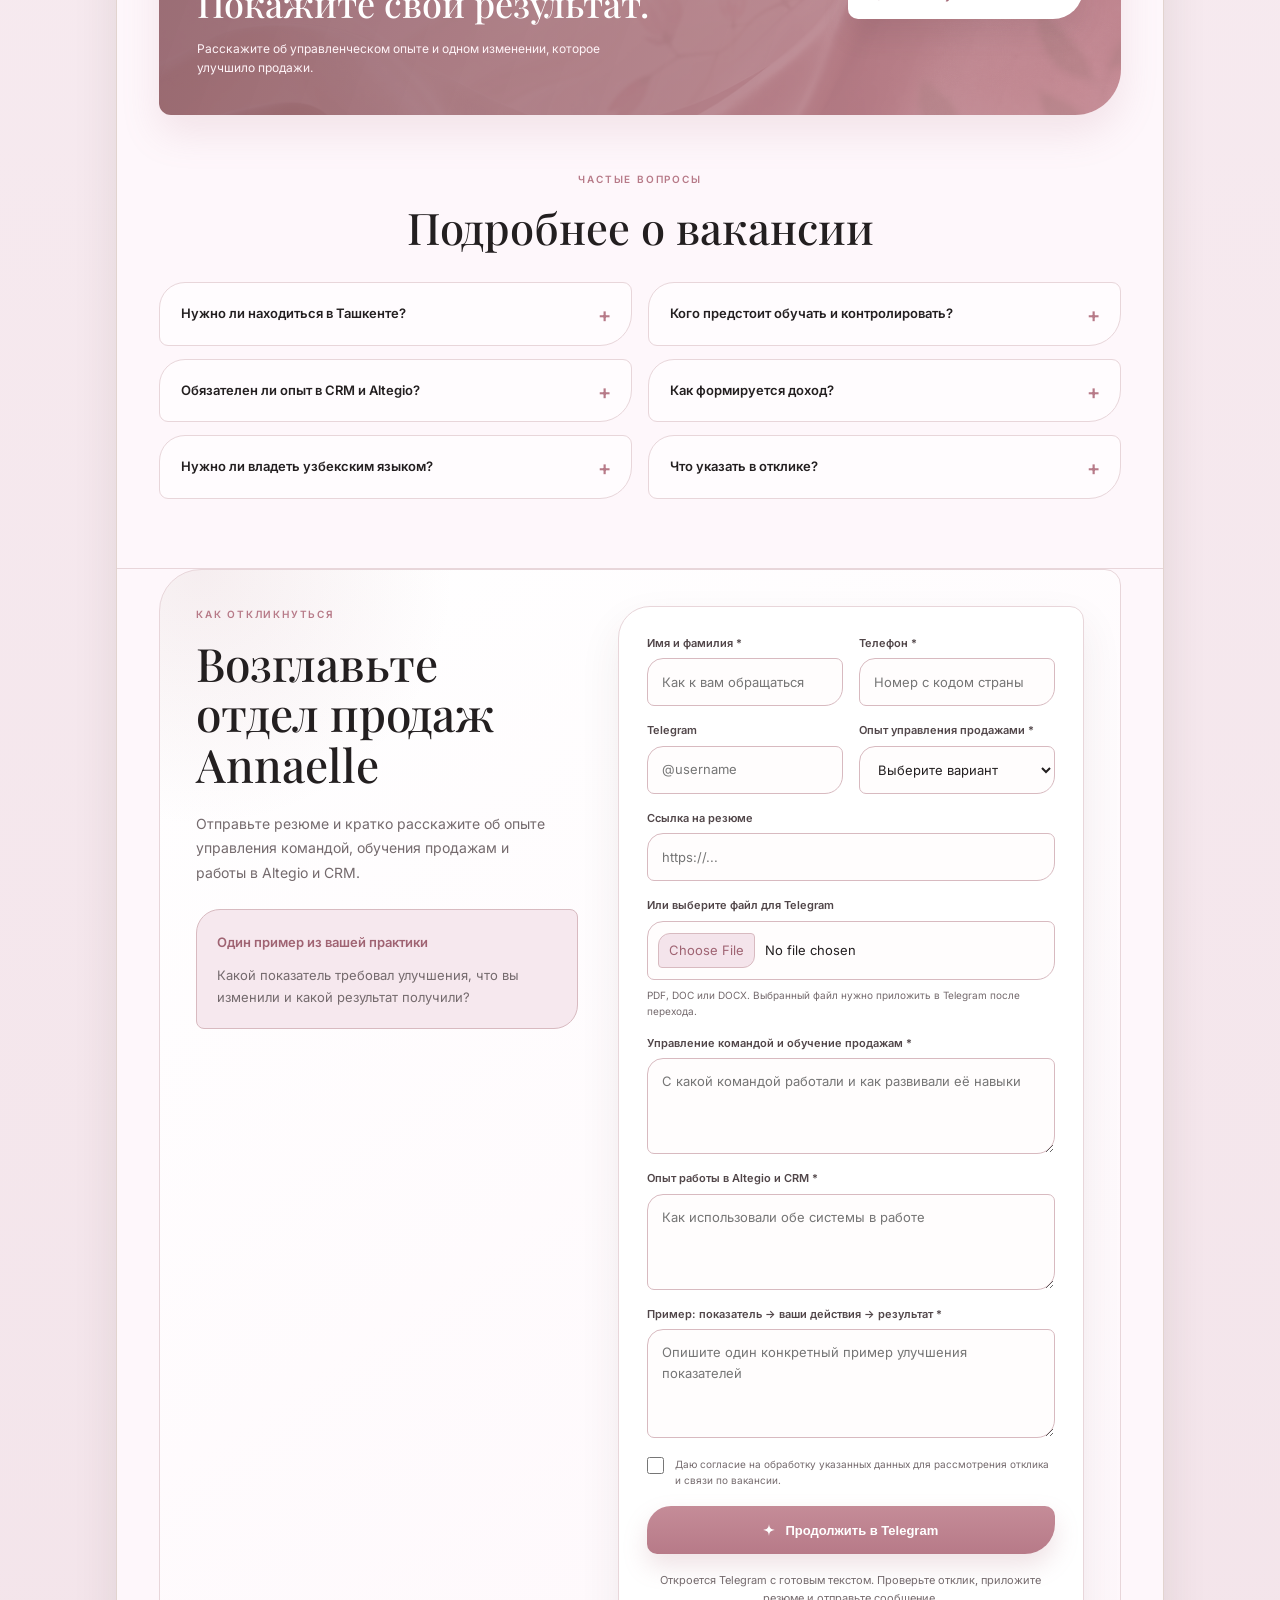
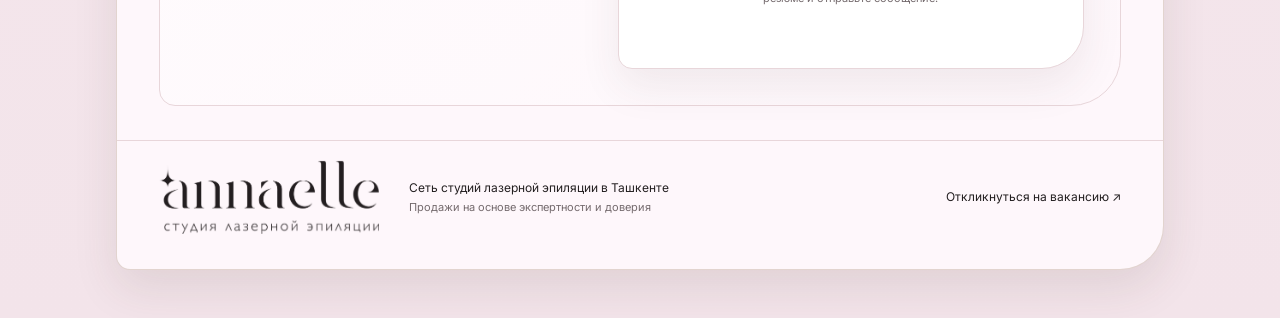
<file: annaelle-rop/index.html>
<!doctype html>
<html lang="ru">

<head>

<meta charset="utf-8">
<meta name="viewport" content="width=device-width,initial-scale=1">
<meta name="description" content="Руководитель отдела продаж в Annaelle: удалённо, график 6/1, фикс 12 000 000 сум + бонус KPI. Опыт управления от трёх лет, практический опыт в CRM и Altegio.">

<meta property="og:title" content="Руководитель отдела продаж — Annaelle">

<meta property="og:description" content="Удалённо · График 6/1 · Фиксированная часть 12 000 000 сум + бонус KPI">

<meta property="og:type" content="website">
<meta name="theme-color" content="#fef7fb"><title>Руководитель отдела продаж — вакансия Annaelle</title>
<link rel="preconnect" href="https://fonts.googleapis.com">
<link rel="preconnect" href="https://fonts.gstatic.com" crossorigin>
<link href="https://fonts.googleapis.com/css2?family=Inter:wght@400;500;600;700&family=Playfair+Display:wght@500;600&display=swap" rel="stylesheet">
<link rel="stylesheet" href="base.css?v=20261009-1">
<link rel="stylesheet" href="styles.css?v=20261012-1">
</head>

<body class="rop-page">
<a class="skip-link" href="#top">Перейти к вакансии</a><svg class="icon-sprite" aria-hidden="true" focusable="false" xmlns="http://www.w3.org/2000/svg">
  <symbol id="icon-wallet" viewBox="0 0 24 24">
    <path d="M20 7V5a2 2 0 0 0-2-2H5a3 3 0 0 0 0 6h15v10a2 2 0 0 1-2 2H5a3 3 0 0 1-3-3V6"></path>
    <path d="M16 13h.01"></path>
  </symbol>
  <symbol id="icon-calendar-clock" viewBox="0 0 24 24">
    <path d="M16 2v4M8 2v4M3 10h11M5 4h14a2 2 0 0 1 2 2v7"></path>
    <path d="M11 21H5a2 2 0 0 1-2-2V6"></path>
    <circle cx="17" cy="17" r="4"></circle>
    <path d="M17 15v2l1.4 1"></path>
  </symbol>
  <symbol id="icon-map-pin" viewBox="0 0 24 24">
    <path d="M20 10c0 5-8 12-8 12S4 15 4 10a8 8 0 1 1 16 0Z"></path>
    <circle cx="12" cy="10" r="2.5"></circle>
  </symbol>
  <symbol id="icon-graduation-cap" viewBox="0 0 24 24">
    <path d="m2 10 10-5 10 5-10 5Z"></path>
    <path d="M6 12.5V16c3.5 2.7 8.5 2.7 12 0v-3.5M22 10v6"></path>
  </symbol>
  <symbol id="icon-clipboard-check" viewBox="0 0 24 24">
    <rect x="8" y="2" width="8" height="4" rx="1"></rect>
    <path d="M16 4h2a2 2 0 0 1 2 2v14a2 2 0 0 1-2 2H6a2 2 0 0 1-2-2V6a2 2 0 0 1 2-2h2"></path>
    <path d="m9 14 2 2 4-4"></path>
  </symbol>
  <symbol id="icon-trending-up" viewBox="0 0 24 24">
    <path d="m3 17 6-6 4 4 8-8"></path>
    <path d="M15 7h6v6"></path>
  </symbol>
  <symbol id="icon-circle-dollar" viewBox="0 0 24 24">
    <circle cx="12" cy="12" r="9"></circle>
    <path d="M16 8h-6a2 2 0 1 0 0 4h4a2 2 0 1 1 0 4H8M12 6v12"></path>
  </symbol>
  <symbol id="icon-heart" viewBox="0 0 24 24">
    <path d="M20.8 4.6a5.5 5.5 0 0 0-7.8 0L12 5.7l-1.1-1.1a5.5 5.5 0 0 0-7.8 7.8l1.1 1.1L12 21l7.8-7.5 1.1-1.1a5.5 5.5 0 0 0-.1-7.8Z"></path>
  </symbol>
  <symbol id="icon-shield-check" viewBox="0 0 24 24">
    <path d="M12 22s8-4 8-10V5l-8-3-8 3v7c0 6 8 10 8 10Z"></path>
    <path d="m9 12 2 2 4-4"></path>
  </symbol>
  <symbol id="icon-clipboard-pen" viewBox="0 0 24 24">
    <rect x="8" y="2" width="8" height="4" rx="1"></rect>
    <path d="M16 4h2a2 2 0 0 1 2 2v5M8 4H6a2 2 0 0 0-2 2v14a2 2 0 0 0 2 2h6"></path>
    <path d="M8 11h6M8 15h3M14 20l1-3 4-4 2 2-4 4-3 1Z"></path>
  </symbol>
  <symbol id="icon-send" viewBox="0 0 24 24">
    <path d="m22 2-7 20-4-9-9-4Z"></path>
    <path d="M22 2 11 13"></path>
  </symbol>
  <symbol id="icon-messages" viewBox="0 0 24 24">
    <path d="M21 15a4 4 0 0 1-4 4H8l-5 3V7a4 4 0 0 1 4-4h10a4 4 0 0 1 4 4Z"></path>
    <path d="M8 10h.01M12 10h.01M16 10h.01"></path>
  </symbol>
  <symbol id="icon-badge-check" viewBox="0 0 24 24">
    <path d="m12 2 2.1 2.2 3-.4.5 3 2.7 1.4-1.4 2.8 1.4 2.8-2.7 1.4-.5 3-3-.4L12 22l-2.1-2.2-3 .4-.5-3-2.7-1.4 1.4-2.8-1.4-2.8 2.7-1.4.5-3 3 .4Z"></path>
    <path d="m9 12 2 2 4-4"></path>
  </symbol>
  <symbol id="icon-calendar-days" viewBox="0 0 24 24">
    <path d="M8 2v4M16 2v4M3 10h18"></path>
    <rect x="3" y="4" width="18" height="18" rx="2"></rect>
    <path d="M8 14h.01M12 14h.01M16 14h.01M8 18h.01M12 18h.01"></path>
  </symbol>
  <symbol id="icon-clock" viewBox="0 0 24 24">
    <circle cx="12" cy="12" r="9"></circle>
    <path d="M12 7v5l3 2"></path>
  </symbol>
  <symbol id="icon-banknote" viewBox="0 0 24 24">
    <rect x="2" y="6" width="20" height="12" rx="2"></rect>
    <circle cx="12" cy="12" r="2"></circle>
    <path d="M6 10h.01M18 14h.01"></path>
  </symbol>
  <symbol id="icon-calendar-check" viewBox="0 0 24 24">
    <path d="M8 2v4M16 2v4M3 10h18"></path>
    <rect x="3" y="4" width="18" height="18" rx="2"></rect>
    <path d="m9 16 2 2 4-4"></path>
  </symbol>
  <symbol id="icon-monitor-pulse" viewBox="0 0 24 24">
    <rect x="3" y="3" width="18" height="14" rx="2"></rect>
    <path d="M8 21h8M12 17v4M7 10h2l1.5-3 3 6 1.5-3h2"></path>
  </symbol>
  <symbol id="icon-users" viewBox="0 0 24 24">
    <path d="M16 21v-2a4 4 0 0 0-4-4H6a4 4 0 0 0-4 4v2"></path>
    <circle cx="9" cy="7" r="4"></circle>
    <path d="M22 21v-2a4 4 0 0 0-3-3.9M16 3.1a4 4 0 0 1 0 7.8"></path>
  </symbol>
  <symbol id="icon-venus" viewBox="0 0 24 24">
    <circle cx="12" cy="8" r="5"></circle>
    <path d="M12 13v9M9 19h6"></path>
  </symbol>
</svg>
<main class="page-shell">
<div class="landing-card">

<header class="site-header">
<a class="brand" href="#top" aria-label="Annaelle — начало страницы"><img class="brand-logo" src="../images/annaelle-logo-mark.svg" alt="Annaelle"></a>
<nav id="rop-navigation" class="main-nav" aria-label="Навигация по вакансии">
<a href="#about">О нас</a><a href="#role">Задачи</a><a href="#requirements">Требования</a><a href="#conditions">Условия</a><a href="#faq">Вопросы</a>
</nav>
<a class="btn btn-filled btn-small" href="#application"><span class="brand-star" aria-hidden="true"></span>Откликнуться</a><button class="menu-toggle" type="button" aria-label="Открыть меню" aria-expanded="false" aria-controls="rop-navigation"><span></span><span></span></button>
</header>

<section class="rop-hero" id="top">
<div class="rop-hero-copy"><p class="eyebrow">Открытая вакансия · Annaelle</p>
<h1>
Руководитель<br>отдела продаж
</h1>
<p class="rop-subtitle">в сеть студий лазерной эпиляции</p><div class="rop-tags"><span><svg class="semantic-icon" aria-hidden="true"><use href="#icon-monitor-pulse"></use></svg>Удалённо</span><span><svg class="semantic-icon" aria-hidden="true"><use href="#icon-calendar-days"></use></svg>График 6/1</span><span><svg class="semantic-icon" aria-hidden="true"><use href="#icon-badge-check"></use></svg>Опыт от 3 лет</span></div><div class="rop-salary"><small>Фиксированная часть в месяц</small><div><strong>12 000 000</strong><span>сум</span></div><b>+ бонус KPI</b></div><div class="rop-hero-actions"><a class="btn btn-filled" href="#application"><span class="brand-star" aria-hidden="true"></span>Откликнуться на вакансию</a><a class="text-link" href="#role">Подробнее о задачах <span aria-hidden="true">↓</span></a></div></div><div class="rop-hero-visual"><div class="rop-photo"><img src="assets/master-client.jpg" alt="Мастер Annaelle консультирует клиентку в студии лазерной эпиляции" width="2560" height="1707"><span class="rop-photo-label">Сеть студий в Ташкенте</span><span class="sparkle sparkle-big" aria-hidden="true"></span></div></div>
</section>

<div class="rop-summary" aria-label="Ключевые условия"><div><svg class="semantic-icon" aria-hidden="true"><use href="#icon-clock"></use></svg><p><strong>09:00–21:00</strong><span>По Ташкенту · час перерыва</span></p></div><div><svg class="semantic-icon" aria-hidden="true"><use href="#icon-users"></use></svg><p><strong>Вся работа онлайн</strong><span>Полная занятость · удалённо</span></p></div><div><svg class="semantic-icon" aria-hidden="true"><use href="#icon-clipboard-check"></use></svg><p><strong>Прямое подчинение</strong><span>Генеральному директору</span></p></div></div>

<section class="section rop-about" id="about">
<div class="rop-section-heading"><p class="section-kicker">О компании и вашей роли</p>
<h2>
Развивать команду.<br>Управлять результатом.
</h2>
</div><div class="rop-about-copy"><p>Annaelle — сеть студий лазерной эпиляции в Ташкенте в сегменте «доступный премиум».</p><p>В Annaelle продажи строятся на экспертности и доверии.</p></div>
</section>

<section class="section rop-sales" id="sales">
<p class="section-kicker">Как устроены продажи</p>
<h2>
Одна команда на всём пути клиента
</h2>
<div class="rop-sales-grid">
<article>
<span class="rop-icon"><svg class="semantic-icon" aria-hidden="true"><use href="#icon-messages"></use></svg></span>
<h3>
Менеджеры
</h3>
<p>Менеджеры удалённо обрабатывают обращения, записывают клиентов и обеспечивают доходимость до студии.</p>
</article>

<article>
<span class="rop-icon"><svg class="semantic-icon" aria-hidden="true"><use href="#icon-users"></use></svg></span>
<h3>
Мастера
</h3>
<p>Продажи услуг студии проходят через мастеров: они проводят экспертную консультацию, рекомендуют подходящий курс и организуют перезапись на следующую процедуру.</p>
</article>
</div>
<ol class="rop-funnel">

<li>
<span>01</span>Обращение
</li>

<li>
<span>02</span>Запись
</li>

<li>
<span>03</span>Визит
</li>

<li>
<span>04</span>Абонемент
</li>

<li>
<span>05</span>Повторный визит
</li>

</ol>
<div class="rop-tools"><div><strong>CRM</strong><span>Продажи и клиентские коммуникации</span></div><div><strong>Altegio</strong><span>Передача информации о записях мастерам</span></div><div><strong>РНП</strong><span>Управленческая отчётность в таблице</span></div></div>
</section>

<section class="section rop-role" id="role">
<p class="section-kicker">Ваши задачи</p>
<h2>
Пять направлений ответственности
</h2>
<div class="rop-task-list">
<details class="rop-task" open>

<summary>
<span class="rop-task-number">01</span><span class="rop-task-heading"><strong>Управление командой и результатами</strong><small>План продаж, регулярный менеджмент и работа с потерями клиентов.</small></span>
</summary>

<ul class="rop-list">

<li>
Планировать продажи и контролировать выполнение плана по сети, студиям и сотрудникам.
</li>

<li>
Организовать регулярный менеджмент: постановку задач, контроль сроков и исполнения, обратную связь и проверку результата.
</li>

<li>
Анализировать путь клиента: обращение → запись → визит → покупка абонемента → повторный визит.
</li>

<li>
Выявлять причины потерь клиентов и внедрять меры для улучшения показателей.
</li>

</ul>

</details>

<details class="rop-task" >

<summary>
<span class="rop-task-number">02</span><span class="rop-task-heading"><strong>Контроль работы менеджеров</strong><small>Ежедневная проверка каждой переписки, записей и работы в системах.</small></span>
</summary>

<ul class="rop-list">

<li>
Ежедневно внимательно проверять каждую клиентскую переписку: качество ответов, выявление потребности, работу с возражениями и договорённости о следующем шаге.
</li>

<li>
Контролировать своевременную обработку обращений, подтверждение записей, доходимость, работу с переносами и неявками.
</li>

<li>
Обеспечивать дисциплину ведения CRM и корректную передачу информации о записях в Altegio.
</li>

<li>
Разбирать ошибки с сотрудниками и проверять применение рекомендаций в работе.
</li>

</ul>

</details>

<details class="rop-task" >

<summary>
<span class="rop-task-number">03</span><span class="rop-task-heading"><strong>Обучение менеджеров и мастеров</strong><small>Еженедельные встречи в Zoom, разборы диалогов и ролевые тренировки.</small></span>
</summary>

<ul class="rop-list">

<li>
Проводить еженедельные встречи с менеджерами в Zoom: разбор результатов, сложных ситуаций и практические тренировки.
</li>

<li>
Регулярно проводить онлайн-тренировки мастеров по экспертным продажам абонементов и перезаписи.
</li>

<li>
Отрабатывать выявление потребностей, презентацию ценности курса, работу с сомнениями клиента и завершение продажи.
</li>

<li>
Разбирать конкретные причины отказов и отрабатывать сложные диалоги через ролевые тренировки.
</li>

<li>
Оценивать, как обучение влияет на навыки сотрудников и результаты продаж.
</li>

</ul>

</details>

<details class="rop-task" >

<summary>
<span class="rop-task-number">04</span><span class="rop-task-heading"><strong>Перезапись и повторные продажи</strong><small>Следующая запись, возвращение клиентов и продление абонементов.</small></span>
</summary>

<ul class="rop-list">

<li>
Контролировать предложение следующей записи после каждого визита и фиксацию результата.
</li>

<li>
Обеспечивать согласованную работу менеджеров и мастеров по возвращению клиентов.
</li>

<li>
Развивать повторные продажи, продление абонементов и работу с клиентами, прервавшими посещения.
</li>

</ul>

</details>

<details class="rop-task" >

<summary>
<span class="rop-task-number">05</span><span class="rop-task-heading"><strong>Отчётность и развитие процессов</strong><small>РНП, анализ конверсий, стандарты коммуникации и развитие команды.</small></span>
</summary>

<ul class="rop-list">

<li>
Своевременно вести отчётность в таблице РНП, контролировать полноту и достоверность данных.
</li>

<li>
Анализировать выполнение плана, конверсии, доходимость, продажи абонементов и повторные визиты.
</li>

<li>
Представлять генеральному директору результаты, причины отклонений и план действий.
</li>

<li>
Совершенствовать скрипты и стандарты коммуникации на основе действующих материалов Annaelle и практики команды.
</li>

<li>
Участвовать в найме и адаптации сотрудников, предлагать изменения мотивации — по согласованию с генеральным директором.
</li>

</ul>

</details>
</div>
</section>

<section class="section rop-requirements" id="requirements">
<p class="section-kicker">Что для нас важно</p>
<h2>
Опыт, который поможет вам<br>быстро включиться в работу
</h2>
<div class="rop-requirements-grid">
<article>
<span class="rop-icon"><svg class="semantic-icon" aria-hidden="true"><use href="#icon-badge-check"></use></svg></span>
<h3>
Опыт управления от трёх лет
</h3>
<p>Опыт управления командой продаж от трёх лет.</p>
</article>

<article>
<span class="rop-icon"><svg class="semantic-icon" aria-hidden="true"><use href="#icon-monitor-pulse"></use></svg></span>
<h3>
Altegio и CRM — обязательно
</h3>
<p>Обязательный практический опыт работы в Altegio и CRM.</p>
</article>

<article>
<span class="rop-icon"><svg class="semantic-icon" aria-hidden="true"><use href="#icon-messages"></use></svg></span>
<h3>
Узбекский и русский
</h3>
<p>Владение узбекским языком, грамотная устная и письменная речь на русском.</p>
</article>
</div><div class="rop-experience-panel">
<ul class="rop-list">

<li>
Подтверждённые результаты: выполнение плана, рост конверсии, продаж или повторных покупок.
</li>

<li>
Опыт обучения сотрудников продажам: разборы диалогов, ролевые тренировки и индивидуальная обратная связь.
</li>

<li>
Умение обучать продажам специалистов, которые непосредственно оказывают услуги клиентам.
</li>

<li>
Навыки анализа воронки и работы с отчётностью в Excel или Google Sheets.
</li>

<li>
Умение управлять удалённой командой, добиваться исполнения договорённостей и доводить изменения до результата.
</li>

</ul>
<p class="rop-advantage"><strong>Будет преимуществом</strong><br>Опыт в лазерной эпиляции, косметологии, фитнесе или других услугах с продажей курсов и абонементов.</p></div>
</section>

<section class="section rop-results" id="results">
<div class="rop-section-heading"><p class="section-kicker">По каким результатам оцениваем работу</p>
<h2>
Понятные показатели.<br>Измеримый результат.
</h2>
<p>От первого обращения до повторного визита клиента.</p></div>
<ol>

<li>
<span>01</span>Выполнение плана продаж
</li>

<li>
<span>02</span>Конверсия обращений в запись и записей в фактический визит
</li>

<li>
<span>03</span>Конверсия клиентов в покупку абонемента
</li>

<li>
<span>04</span>Перезапись и фактическое возвращение клиентов
</li>

<li>
<span>05</span>Повторные продажи
</li>

<li>
<span>06</span>Качество клиентских коммуникаций
</li>

<li>
<span>07</span>Дисциплина работы в системах и достоверность отчётности РНП
</li>

</ol>

</section>

<section class="section rop-conditions" id="conditions">
<p class="section-kicker">Условия</p>
<h2>
Удалённо. В команде. С влиянием на результат.
</h2>
<div class="rop-condition-grid">
<article class="rop-pay-card">
<span class="rop-icon"><svg class="semantic-icon" aria-hidden="true"><use href="#icon-wallet"></use></svg></span><small>Фиксированная часть</small><strong>12 000 000 <span>сум</span></strong><b>в месяц + бонус KPI</b><p>Бонусная система и совокупный доход обсуждаются на собеседовании.</p>
</article>

<article>
<span class="rop-icon"><svg class="semantic-icon" aria-hidden="true"><use href="#icon-calendar-clock"></use></svg></span>
<h3>
График 6/1
</h3>
<p><strong>09:00–21:00 по Ташкенту</strong>, включая час перерыва. Удалённая работа, полная занятость.</p>
</article>

<article>
<span class="rop-icon"><svg class="semantic-icon" aria-hidden="true"><use href="#icon-monitor-pulse"></use></svg></span>
<h3>
Онлайн-формат
</h3>
<p>Все встречи и тренировки менеджеров и мастеров проходят онлайн. Посещение студий для кандидата в Ташкенте — по собственному желанию.</p>
</article>

<article>
<span class="rop-icon"><svg class="semantic-icon" aria-hidden="true"><use href="#icon-clipboard-pen"></use></svg></span>
<h3>
Договор и подчинение
</h3>
<p>Оформление по договору ГПХ. Испытательный срок — один месяц. Прямое подчинение генеральному директору.</p>
</article>
</div>
</section>

<section class="rop-invite">
<div><p class="section-kicker">Ваша следующая профессиональная роль</p>
<h2>
Помогите команде расти.<br>Покажите свой результат.
</h2>
<p>Расскажите об управленческом опыте и одном изменении, которое улучшило продажи.</p></div><a class="btn btn-light" href="#application"><span class="brand-star" aria-hidden="true"></span>Откликнуться на вакансию</a>
</section>

<section class="section rop-faq" id="faq">
<p class="section-kicker">Частые вопросы</p>
<h2>
Подробнее о вакансии
</h2>
<div class="faq-grid"><div>
<details>

<summary>
Нужно ли находиться в Ташкенте?
</summary>
<p>Работа удалённая. Все встречи и тренировки проходят онлайн. Для кандидата в Ташкенте посещение студий — по собственному желанию. Рабочее время — с 09:00 до 21:00 по Ташкенту.</p>
</details>

<details>

<summary>
Обязателен ли опыт в CRM и Altegio?
</summary>
<p>Да, для этой вакансии обязателен практический опыт работы в обеих системах.</p>
</details>

<details>

<summary>
Нужно ли владеть узбекским языком?
</summary>
<p>Да. Важно владение узбекским языком, а также грамотная устная и письменная речь на русском.</p>
</details>
</div><div>
<details>

<summary>
Кого предстоит обучать и контролировать?
</summary>
<p>Менеджеров отдела продаж и мастеров-лазерологов сети Annaelle. Менеджеры отвечают за обращения, запись и доходимость. Продажи услуг студии и перезапись проходят через мастеров.</p>
</details>

<details>

<summary>
Как формируется доход?
</summary>
<p>Фиксированная часть — 12 000 000 сум в месяц + бонус KPI. Бонусная система и совокупный доход обсуждаются на собеседовании.</p>
</details>

<details>

<summary>
Что указать в отклике?
</summary>
<p>Отправьте резюме и кратко расскажите об опыте управления командой, обучения продажам и работы в Altegio и CRM. Приведите один пример: какой показатель требовал улучшения, что вы изменили и какой результат получили.</p>
</details>
</div></div>
</section>

<section class="application rop-application" id="application">
<div class="application-copy"><p class="section-kicker">Как откликнуться</p>
<h2>
Возглавьте<br>отдел продаж<br>Annaelle
</h2>
<p>Отправьте резюме и кратко расскажите об опыте управления командой, обучения продажам и работы в Altegio и CRM.</p><div class="rop-case-hint"><strong>Один пример из вашей практики</strong><p>Какой показатель требовал улучшения, что вы изменили и какой результат получили?</p></div></div>
<form class="application-form" id="rop-form" data-telegram-username="annaellelaser" novalidate>
<div class="form-grid">
<label class="field">
<span>Имя и фамилия *</span><input name="name" autocomplete="name" maxlength="100" placeholder="Как к вам обращаться" required>
</label>

<label class="field">
<span>Телефон *</span><input name="phone" type="tel" autocomplete="tel" maxlength="28" inputmode="tel" placeholder="Номер с кодом страны" required>
</label>

<label class="field">
<span>Telegram</span><input name="telegram" maxlength="64" autocomplete="off" placeholder="@username">
</label>

<label class="field">
<span>Опыт управления продажами *</span><select name="experience" required><option value="">Выберите вариант</option><option>3–5 лет</option><option>Более 5 лет</option></select>
</label>

<label class="field field-full">
<span>Ссылка на резюме</span><input name="resume_url" type="url" maxlength="500" autocomplete="url" aria-describedby="resume-help" placeholder="https://...">
</label>

<label class="field field-full rop-file">
<span>Или выберите файл для Telegram</span><input name="resume_file" type="file" accept=".pdf,.doc,.docx" aria-describedby="resume-help"><small id="resume-help">PDF, DOC или DOCX. Выбранный файл нужно приложить в Telegram после перехода.</small>
</label>

<label class="field field-full">
<span>Управление командой и обучение продажам *</span><textarea name="team_experience" maxlength="700" rows="3" placeholder="С какой командой работали и как развивали её навыки" required></textarea>
</label>

<label class="field field-full">
<span>Опыт работы в Altegio и CRM *</span><textarea name="systems" maxlength="700" rows="3" placeholder="Как использовали обе системы в работе" required></textarea>
</label>

<label class="field field-full">
<span>Пример: показатель → ваши действия → результат *</span><textarea name="case" maxlength="700" rows="4" placeholder="Опишите один конкретный пример улучшения показателей" required></textarea>
</label>
</div>
<label class="consent">
<input type="checkbox" name="consent" required><span>Даю согласие на обработку указанных данных для рассмотрения отклика и связи по вакансии.</span>
</label>
<button class="btn btn-filled" type="submit"><span class="brand-star" aria-hidden="true"></span><span>Продолжить в Telegram</span></button><p class="form-note">Откроется Telegram с готовым текстом. Проверьте отклик, приложите резюме и отправьте сообщение.</p><p class="form-status" id="form-status" role="status" aria-live="polite"></p>

<section class="rop-form-result" id="application-result" hidden aria-labelledby="result-heading">

<h3 id="result-heading">
Отклик подготовлен
</h3>

  <p id="result-note">Отправьте готовый текст и резюме в Telegram.</p>
<label class="field">
<span>Текст отклика</span><textarea id="application-message" readonly rows="8"></textarea>
</label>

  <div class="rop-result-actions"><button class="btn btn-outline" id="copy-application" type="button">Скопировать текст</button><a class="btn btn-filled" id="telegram-application" target="_blank" rel="noopener noreferrer">Открыть Telegram</a></div>
  <p id="copy-status" class="form-status" role="status" aria-live="polite"></p>

</section>

</form>

</section>

<footer class="rop-footer">
<a class="brand" href="#top" aria-label="Annaelle — начало страницы"><img class="brand-logo" src="assets/annaelle-logo-horizontal.png" alt="Annaelle"></a><p>Сеть студий лазерной эпиляции в Ташкенте<br><span>Продажи на основе экспертности и доверия</span></p><a href="#application">Откликнуться на вакансию ↗</a>
</footer>

</div>
</main>
<a class="btn btn-filled mobile-apply" href="#application"><span class="brand-star" aria-hidden="true"></span>Откликнуться на вакансию</a>
<script type="module" src="script.js?v=20261012-1"></script>
</body>

</html>
</file>
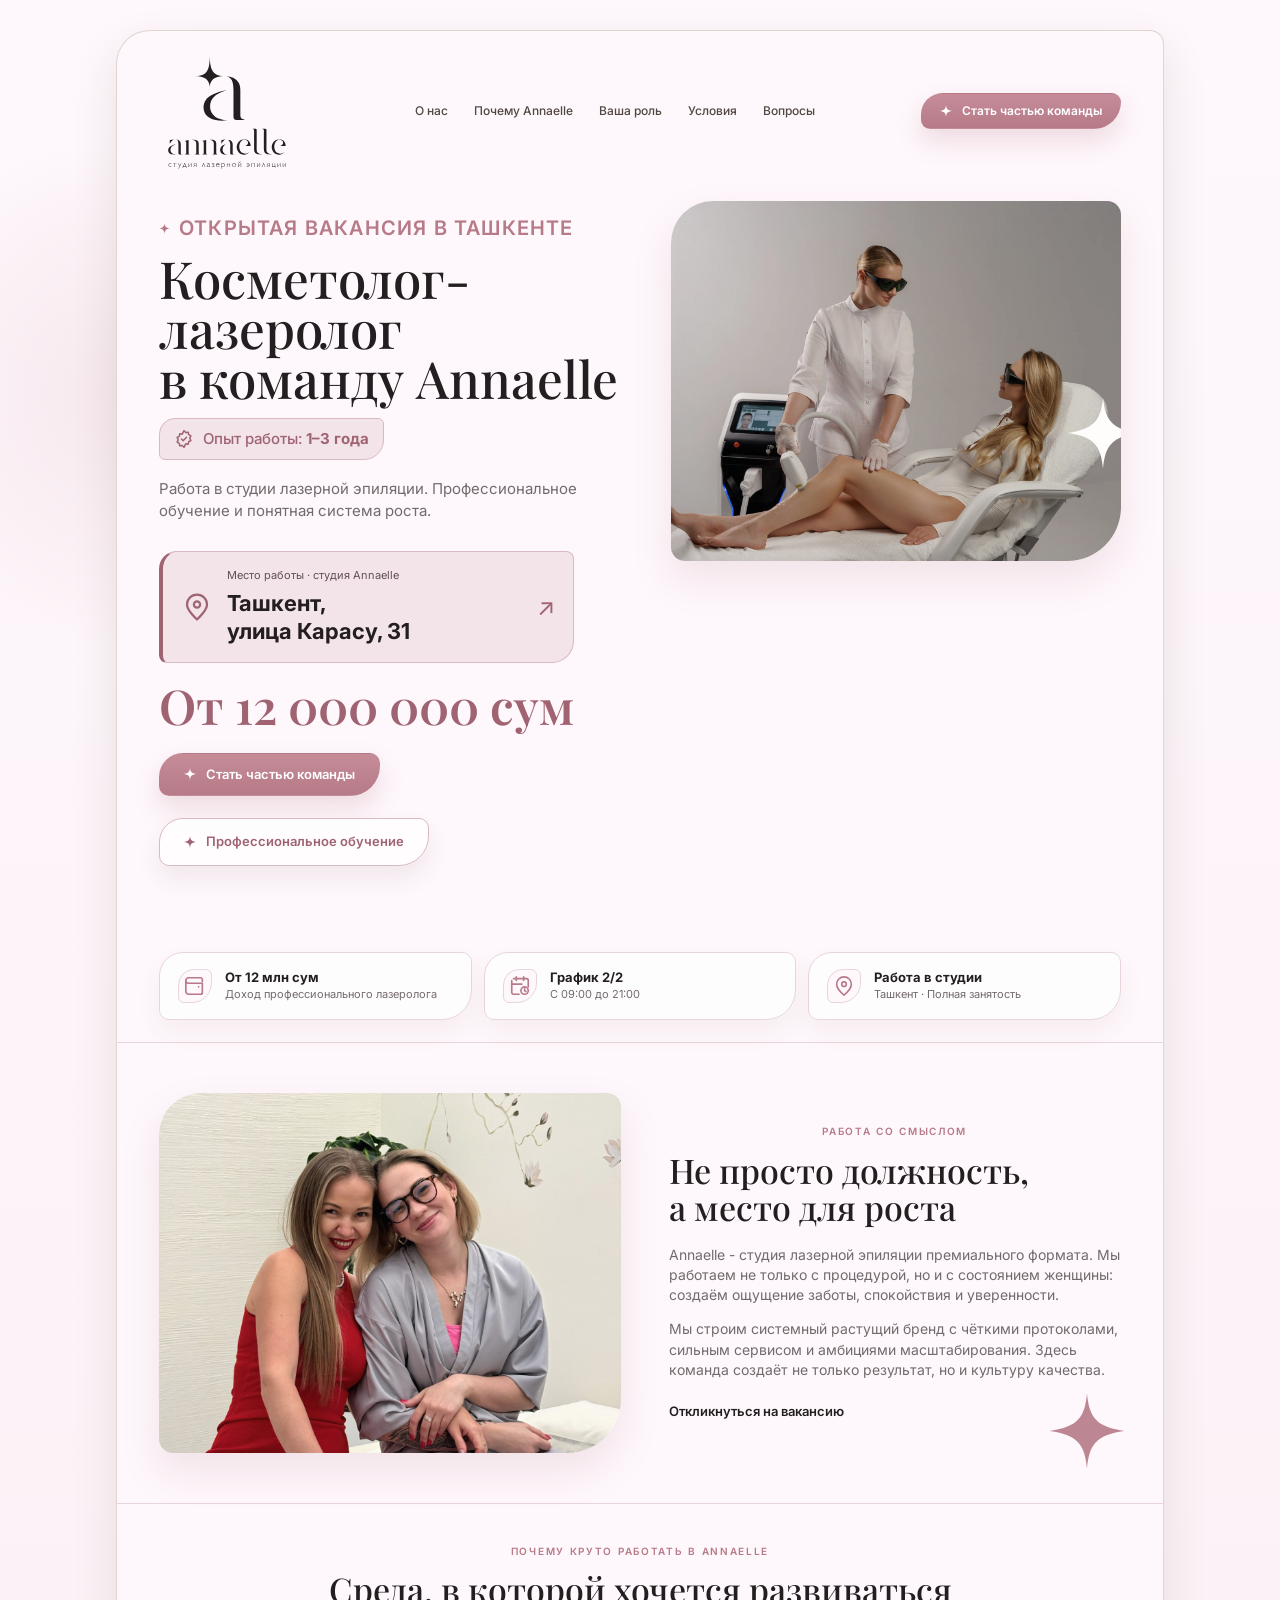
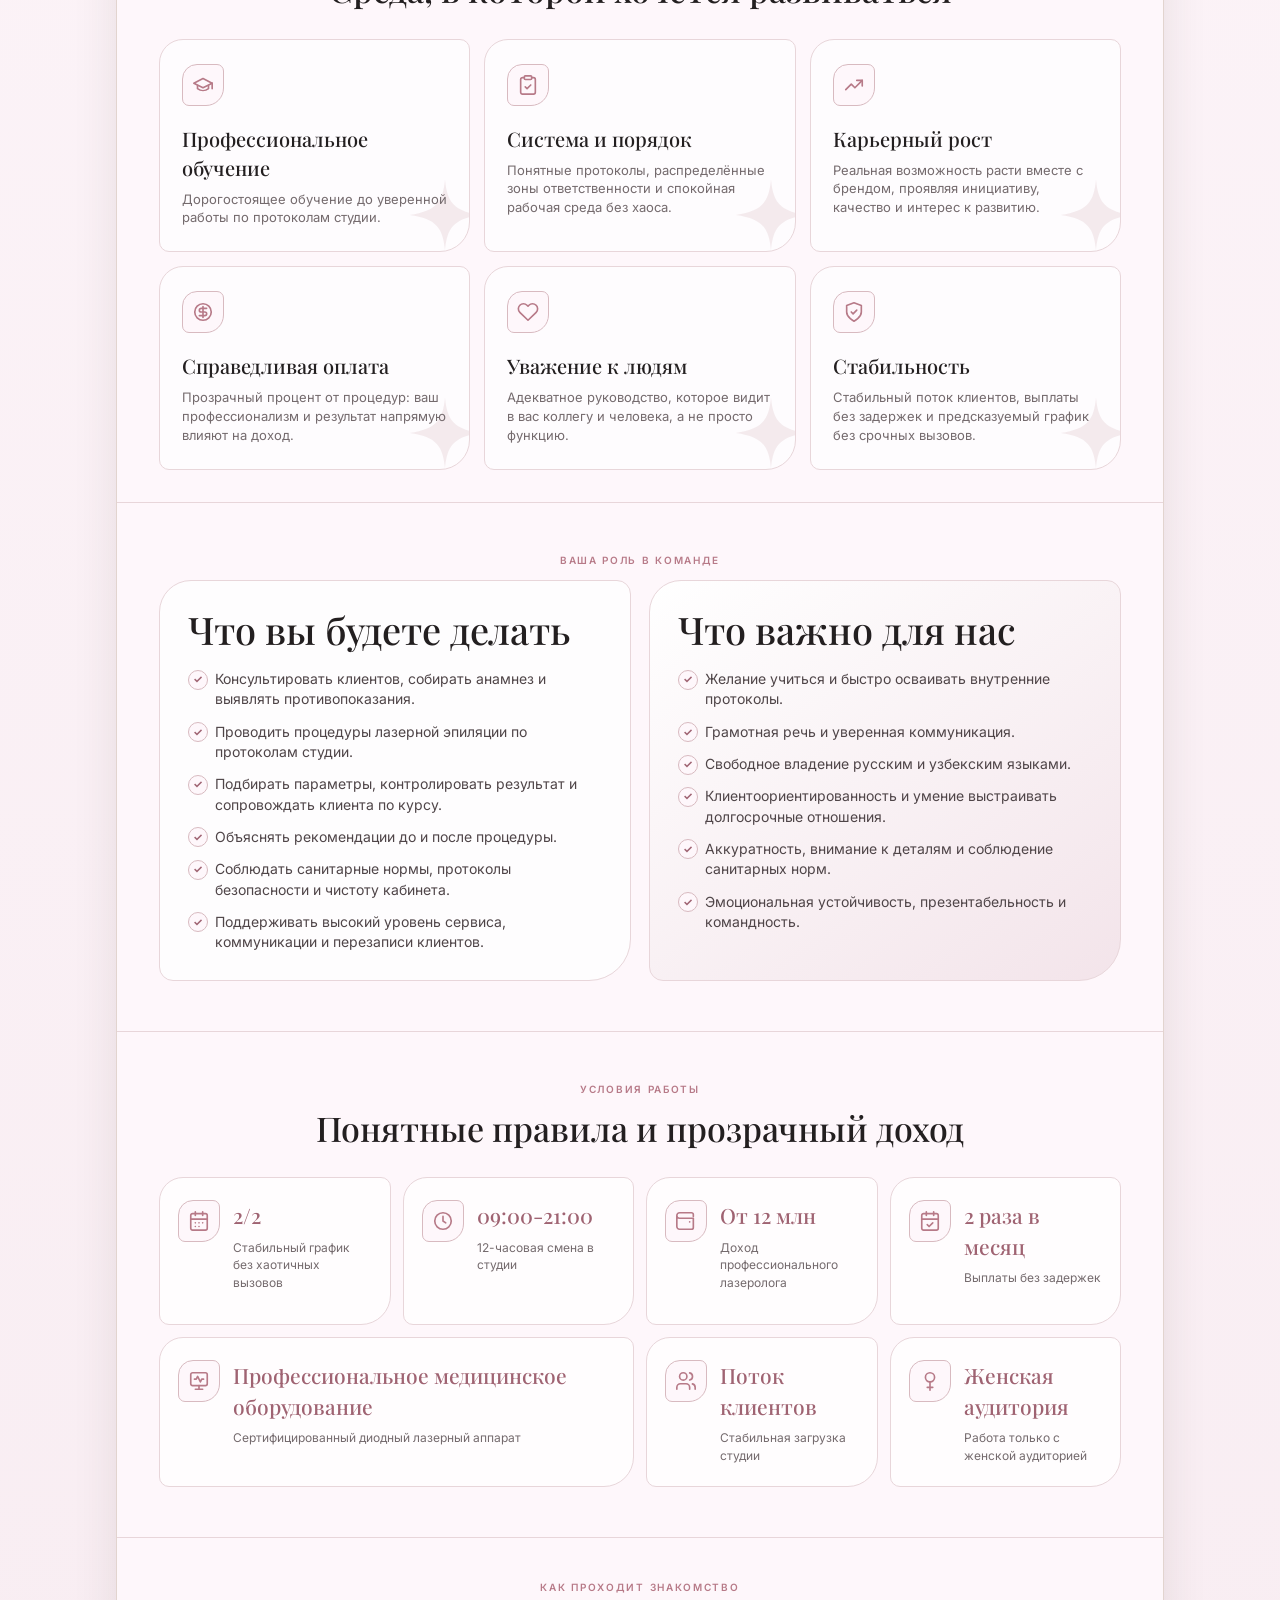
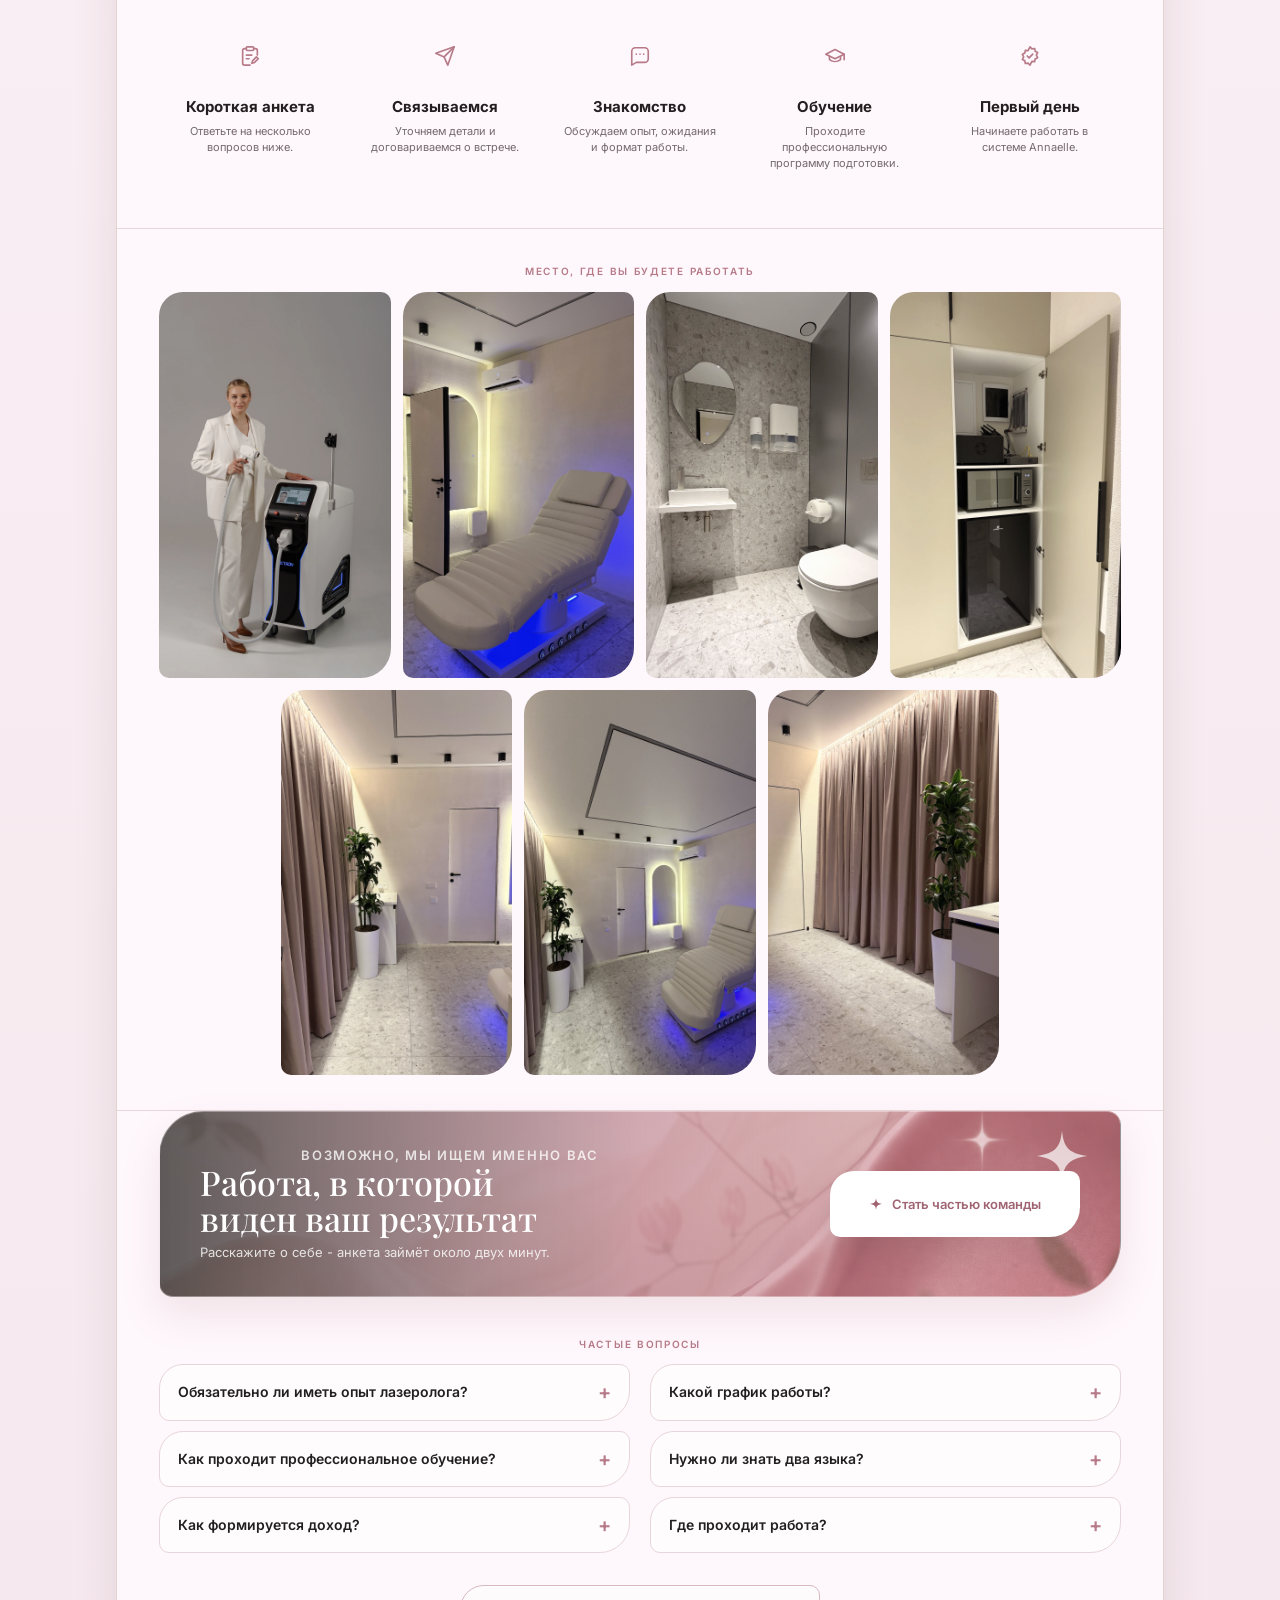
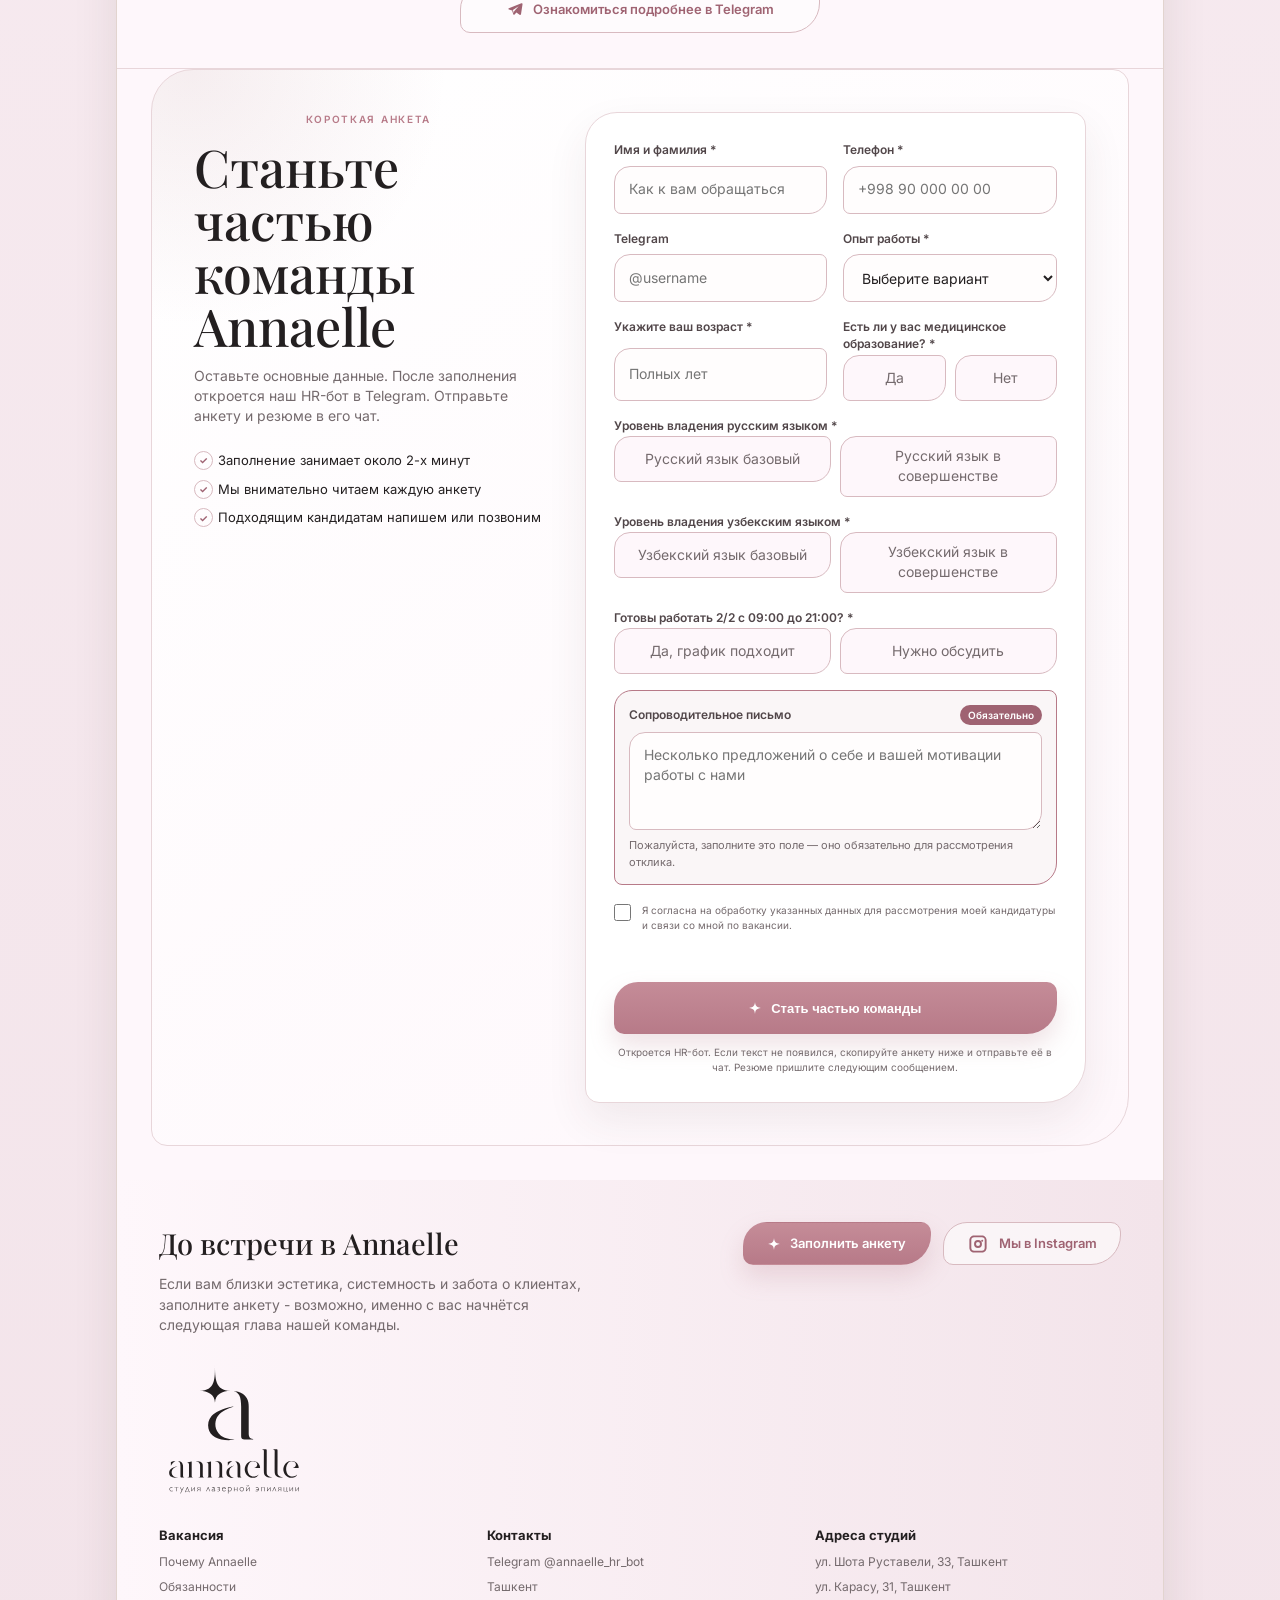
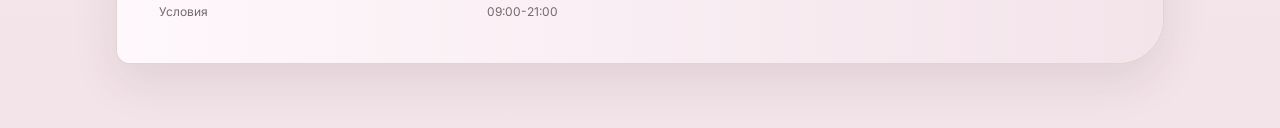
<file: annaelle-work/index.html>
<!DOCTYPE html>
<html lang="ru">
<head>
<meta charset="utf-8">
<meta name="viewport" content="width=device-width, initial-scale=1">
<meta name="description" content="Вакансия косметолога-лазеролога в премиальной студии Annaelle в Ташкенте. Доход от 12 000 000 сум, график 2/2 и профессиональное обучение.">
<meta name="theme-color" content="#fef7fb">
<link rel="icon" href="data:image/svg+xml,%3Csvg xmlns='http://www.w3.org/2000/svg' viewBox='0 0 32 32'%3E%3Crect width='32' height='32' rx='9' fill='%23fef7fb'/%3E%3Cpath fill='%23b77a88' d='M16 3c.7 7.6 2.4 10 9 13-6.6 3-8.3 5.4-9 13-.7-7.6-2.4-10-9-13 6.6-3 8.3-5.4 9-13Z'/%3E%3C/svg%3E">
<title>Косметолог-лазеролог в Annaelle - вакансия в Ташкенте</title>
<link rel="preconnect" href="https://fonts.googleapis.com">
<link rel="preconnect" href="https://fonts.gstatic.com" crossorigin>
<link href="https://fonts.googleapis.com/css2?family=Inter:wght@400;500;600;700&family=Playfair+Display:wght@500;600&display=swap" rel="stylesheet">

<style>
:root {
  --bg: #f3e4ea;
  --paper: #fef7fb;
  --paper-soft: #f3e4ea;
  --line: #e8d6da;
  --line-strong: #d8bac0;
  --ink: #231f20;
  --muted: #746a6d;
  --soft: #d8bac0;
  --rose: #b77a88;
  --rose-dark: #9f6372;
  --rose-mid: #d8bac0;
  --rose-light: #e8d6da;
  --cream: #fef7fb;
  --shadow: 0 18px 45px rgba(76, 57, 48, 0.11);
  --radius: 8px;
  --leaf-radius: 32px 14px 42px 14px;
  --leaf-radius-sm: 24px 10px 30px 10px;
  --leaf-shadow: 0 18px 38px rgba(183, 122, 136, 0.16);
  --serif: "Playfair Display", Georgia, serif;
  --sans: "Inter", Arial, sans-serif;
  --brand-star: url("https://efilym89.github.io/MGLending/images/brand-star.svg");
}

* {
  box-sizing: border-box;
}

html {
  scroll-behavior: smooth;
}

body {
  margin: 0;
  min-width: 320px;
  overflow-x: hidden;
  color: var(--ink);
  background:
    radial-gradient(circle at 11% 6%, rgba(183, 122, 136, 0.12), transparent 16rem),
    linear-gradient(180deg, #fef7fb 0%, #f3e4ea 100%);
  font-family: var(--sans);
  font-size: 14px;
  line-height: 1.45;
}

img {
  display: block;
  max-width: 100%;
}

a {
  color: inherit;
  text-decoration: none;
}

a,
button,
summary,
label {
  touch-action: manipulation;
}

.page-shell {
  width: 100%;
  max-width: 1360px;
  margin: 0 auto;
  padding: 30px 44px 64px;
  overflow: hidden;
}

.landing-card {
  position: relative;
  width: 100%;
  max-width: 1048px;
  margin: 0 auto;
  overflow: hidden;
  background: var(--paper);
  border: 1px solid rgba(221, 206, 200, 0.85);
  border-radius: 34px 14px 46px 14px;
  box-shadow: var(--shadow);
}

.site-header {
  display: grid;
  grid-template-columns: 150px 1fr auto;
  gap: 28px;
  align-items: center;
  min-height: 116px;
  padding: 18px 42px 12px;
}

.brand {
  display: block;
  width: 136px;
  line-height: 0;
}

.brand-logo {
  width: 100%;
  height: auto;
  display: block;
}

.main-nav {
  display: flex;
  justify-content: center;
  gap: 26px;
  color: #514642;
  font-size: 12px;
  font-weight: 500;
}

.main-nav a {
  padding: 8px 0;
}

.main-nav a:hover,
.text-link:hover {
  color: var(--rose-dark);
}

.btn {
  display: inline-flex;
  align-items: center;
  justify-content: center;
  gap: 10px;
  min-height: 43px;
  padding: 0 24px;
  border: 1px solid transparent;
  border-radius: var(--leaf-radius-sm);
  font-size: 13px;
  font-weight: 600;
  white-space: nowrap;
  transition: transform 0.2s ease, background 0.2s ease, border-color 0.2s ease;
}

.btn:hover {
  transform: translateY(-1px);
}

a:focus-visible,
button:focus-visible,
input:focus-visible,
select:focus-visible,
textarea:focus-visible,
summary:focus-visible {
  outline: 3px solid rgba(159, 99, 114, 0.38);
  outline-offset: 3px;
}

.btn-filled {
  color: #fff;
  background: linear-gradient(180deg, #c58c98, var(--rose));
  box-shadow: 0 12px 24px rgba(183, 122, 136, 0.22);
}

.btn-light {
  color: var(--rose-dark);
  background: #fff;
  border-color: rgba(255, 255, 255, 0.5);
  box-shadow: 0 16px 28px rgba(82, 54, 62, 0.12);
}

.btn-outline {
  color: var(--rose-dark);
  background: rgba(255, 255, 255, 0.58);
  border-color: var(--line-strong);
}

.btn-small {
  min-height: 36px;
  padding: 0 18px;
  font-size: 12px;
}

.btn-icon-only {
  width: 52px;
  min-width: 52px;
  padding: 0;
}

.page-shell,
.page-shell * {
  color-scheme: light;
}

.page-shell a:not(.btn):not(.map-marker) {
  color: inherit !important;
}

.page-shell .main-nav a {
  color: #514642 !important;
}

.page-shell .btn-filled {
  color: #fff !important;
}

.page-shell .btn-light,
.page-shell .btn-outline {
  color: var(--rose-dark) !important;
}

.btn-instagram {
  min-width: 178px;
  padding-inline: 20px;
}

.brand-star,
.icon,
.instagram-icon {
  display: inline-block;
  flex: 0 0 auto;
  background: currentColor;
}

.brand-star,
.sparkle::before,
.eyebrow::before,
.note::before,
.stars span,
.review-card::after {
  -webkit-mask: var(--brand-star) center / contain no-repeat;
  mask: var(--brand-star) center / contain no-repeat;
  clip-path: none;
}

.brand-star {
  width: 12px;
  height: 18px;
}

.icon {
  width: 20px;
  height: 20px;
}

.icon-sprite {
  position: absolute;
  width: 0;
  height: 0;
  overflow: hidden;
  pointer-events: none;
}

.semantic-icon {
  display: block;
  width: 22px;
  height: 22px;
  flex: 0 0 auto;
  fill: none;
  stroke: currentColor;
  stroke-width: 1.8;
  stroke-linecap: round;
  stroke-linejoin: round;
}

.icon-rating {
  -webkit-mask: url("data:image/svg+xml,%3Csvg viewBox='0 0 24 24' xmlns='http://www.w3.org/2000/svg'%3E%3Cpath d='M12 2.2a9.8 9.8 0 1 0 0 19.6 9.8 9.8 0 0 0 0-19.6Zm4.6 7.4-5.2 5.6-3.1-3 1.3-1.4 1.8 1.7 3.9-4.3 1.3 1.4Z'/%3E%3C/svg%3E") center / contain no-repeat;
  mask: url("data:image/svg+xml,%3Csvg viewBox='0 0 24 24' xmlns='http://www.w3.org/2000/svg'%3E%3Cpath d='M12 2.2a9.8 9.8 0 1 0 0 19.6 9.8 9.8 0 0 0 0-19.6Zm4.6 7.4-5.2 5.6-3.1-3 1.3-1.4 1.8 1.7 3.9-4.3 1.3 1.4Z'/%3E%3C/svg%3E") center / contain no-repeat;
}

.icon-location {
  -webkit-mask: url("data:image/svg+xml,%3Csvg viewBox='0 0 24 24' xmlns='http://www.w3.org/2000/svg'%3E%3Cpath d='M12 2.4c-4 0-7.2 3.2-7.2 7.1 0 5.1 6.1 11.6 6.4 11.9.4.4 1.2.4 1.6 0 .3-.3 6.4-6.8 6.4-11.9 0-3.9-3.2-7.1-7.2-7.1Zm0 10.1a3 3 0 1 1 0-6.1 3 3 0 0 1 0 6.1Z'/%3E%3C/svg%3E") center / contain no-repeat;
  mask: url("data:image/svg+xml,%3Csvg viewBox='0 0 24 24' xmlns='http://www.w3.org/2000/svg'%3E%3Cpath d='M12 2.4c-4 0-7.2 3.2-7.2 7.1 0 5.1 6.1 11.6 6.4 11.9.4.4 1.2.4 1.6 0 .3-.3 6.4-6.8 6.4-11.9 0-3.9-3.2-7.1-7.2-7.1Zm0 10.1a3 3 0 1 1 0-6.1 3 3 0 0 1 0 6.1Z'/%3E%3C/svg%3E") center / contain no-repeat;
}

.icon-time {
  -webkit-mask: url("data:image/svg+xml,%3Csvg viewBox='0 0 24 24' xmlns='http://www.w3.org/2000/svg'%3E%3Cpath d='M12 2.6a9.4 9.4 0 1 0 0 18.8 9.4 9.4 0 0 0 0-18.8Zm1 9.1 3.4 2-.9 1.5-4.3-2.5V6.8H13v4.9Z'/%3E%3C/svg%3E") center / contain no-repeat;
  mask: url("data:image/svg+xml,%3Csvg viewBox='0 0 24 24' xmlns='http://www.w3.org/2000/svg'%3E%3Cpath d='M12 2.6a9.4 9.4 0 1 0 0 18.8 9.4 9.4 0 0 0 0-18.8Zm1 9.1 3.4 2-.9 1.5-4.3-2.5V6.8H13v4.9Z'/%3E%3C/svg%3E") center / contain no-repeat;
}

.icon-heart {
  -webkit-mask: url("data:image/svg+xml,%3Csvg viewBox='0 0 24 24' xmlns='http://www.w3.org/2000/svg'%3E%3Cpath d='M12 20.7S3.8 15.8 3.8 9.3c0-3 2.2-5.1 4.9-5.1 1.6 0 2.7.7 3.3 1.7.6-1 1.8-1.7 3.3-1.7 2.7 0 4.9 2.1 4.9 5.1 0 6.5-8.2 11.4-8.2 11.4Z'/%3E%3C/svg%3E") center / contain no-repeat;
  mask: url("data:image/svg+xml,%3Csvg viewBox='0 0 24 24' xmlns='http://www.w3.org/2000/svg'%3E%3Cpath d='M12 20.7S3.8 15.8 3.8 9.3c0-3 2.2-5.1 4.9-5.1 1.6 0 2.7.7 3.3 1.7.6-1 1.8-1.7 3.3-1.7 2.7 0 4.9 2.1 4.9 5.1 0 6.5-8.2 11.4-8.2 11.4Z'/%3E%3C/svg%3E") center / contain no-repeat;
}

.icon-laser {
  -webkit-mask: url("data:image/svg+xml,%3Csvg viewBox='0 0 24 24' xmlns='http://www.w3.org/2000/svg'%3E%3Cpath d='M15.5 2.6 21.4 8l-2.2 2.4-1.2-1.1-5.5 6.1c-.8.9-2.1 1-3 .2L8.2 14l7.3-8-1.2-1.1 1.2-2.3ZM7.1 15.2l1.2 1.1-3.4 3.8-2.3-2.1 4.5-2.8ZM18.5 12.8l2.9 2.6-1.3 1.4-2.9-2.6 1.3-1.4ZM12.6 18.2h4.2v1.9h-4.2v-1.9Z'/%3E%3C/svg%3E") center / contain no-repeat;
  mask: url("data:image/svg+xml,%3Csvg viewBox='0 0 24 24' xmlns='http://www.w3.org/2000/svg'%3E%3Cpath d='M15.5 2.6 21.4 8l-2.2 2.4-1.2-1.1-5.5 6.1c-.8.9-2.1 1-3 .2L8.2 14l7.3-8-1.2-1.1 1.2-2.3ZM7.1 15.2l1.2 1.1-3.4 3.8-2.3-2.1 4.5-2.8ZM18.5 12.8l2.9 2.6-1.3 1.4-2.9-2.6 1.3-1.4ZM12.6 18.2h4.2v1.9h-4.2v-1.9Z'/%3E%3C/svg%3E") center / contain no-repeat;
}

.icon-care {
  -webkit-mask: var(--brand-star) center / contain no-repeat;
  mask: var(--brand-star) center / contain no-repeat;
}

.icon-package {
  -webkit-mask: url("data:image/svg+xml,%3Csvg viewBox='0 0 24 24' xmlns='http://www.w3.org/2000/svg'%3E%3Cpath d='M4 6.8 12 2.7l8 4.1v10.4l-8 4.1-8-4.1V6.8Zm8 1.8 4.7-2.4L12 3.8 7.3 6.2 12 8.6Zm-6.1 7.5 5.2 2.7v-8.5L5.9 7.6v8.5Zm12.2 0V7.6l-5.2 2.7v8.5l5.2-2.7Z'/%3E%3C/svg%3E") center / contain no-repeat;
  mask: url("data:image/svg+xml,%3Csvg viewBox='0 0 24 24' xmlns='http://www.w3.org/2000/svg'%3E%3Cpath d='M4 6.8 12 2.7l8 4.1v10.4l-8 4.1-8-4.1V6.8Zm8 1.8 4.7-2.4L12 3.8 7.3 6.2 12 8.6Zm-6.1 7.5 5.2 2.7v-8.5L5.9 7.6v8.5Zm12.2 0V7.6l-5.2 2.7v8.5l5.2-2.7Z'/%3E%3C/svg%3E") center / contain no-repeat;
}

.icon-calendar {
  -webkit-mask: url("data:image/svg+xml,%3Csvg viewBox='0 0 24 24' xmlns='http://www.w3.org/2000/svg'%3E%3Cpath d='M7 2.8h2v2h6v-2h2v2h2.5c1 0 1.9.8 1.9 1.9v12.6c0 1-.8 1.9-1.9 1.9h-15c-1 0-1.9-.8-1.9-1.9V6.7c0-1 .8-1.9 1.9-1.9H7v-2Zm12.4 7.3H4.6v9.1h14.8v-9.1Zm-3.5 2.3 1.3 1.3-5.7 5.1-3.4-3.3 1.3-1.3 2.1 2 4.4-3.8Z'/%3E%3C/svg%3E") center / contain no-repeat;
  mask: url("data:image/svg+xml,%3Csvg viewBox='0 0 24 24' xmlns='http://www.w3.org/2000/svg'%3E%3Cpath d='M7 2.8h2v2h6v-2h2v2h2.5c1 0 1.9.8 1.9 1.9v12.6c0 1-.8 1.9-1.9 1.9h-15c-1 0-1.9-.8-1.9-1.9V6.7c0-1 .8-1.9 1.9-1.9H7v-2Zm12.4 7.3H4.6v9.1h14.8v-9.1Zm-3.5 2.3 1.3 1.3-5.7 5.1-3.4-3.3 1.3-1.3 2.1 2 4.4-3.8Z'/%3E%3C/svg%3E") center / contain no-repeat;
}

.icon-recommend {
  -webkit-mask: url("data:image/svg+xml,%3Csvg viewBox='0 0 24 24' xmlns='http://www.w3.org/2000/svg'%3E%3Cpath d='M7.8 3.5h8.4c1.1 0 2 .9 2 2v13c0 1.1-.9 2-2 2H7.8c-1.1 0-2-.9-2-2v-13c0-1.1.9-2 2-2Zm1.1 3v1.8h6.2V6.5H8.9Zm0 4.1v1.8h6.2v-1.8H8.9Zm0 4.1v1.8h3.8v-1.8H8.9ZM4 7.3H2.2v10.4c0 2.7 1.9 4.1 4.2 4.1h9.4V20H6.4C4.9 20 4 19.2 4 17.7V7.3Z'/%3E%3C/svg%3E") center / contain no-repeat;
  mask: url("data:image/svg+xml,%3Csvg viewBox='0 0 24 24' xmlns='http://www.w3.org/2000/svg'%3E%3Cpath d='M7.8 3.5h8.4c1.1 0 2 .9 2 2v13c0 1.1-.9 2-2 2H7.8c-1.1 0-2-.9-2-2v-13c0-1.1.9-2 2-2Zm1.1 3v1.8h6.2V6.5H8.9Zm0 4.1v1.8h6.2v-1.8H8.9Zm0 4.1v1.8h3.8v-1.8H8.9ZM4 7.3H2.2v10.4c0 2.7 1.9 4.1 4.2 4.1h9.4V20H6.4C4.9 20 4 19.2 4 17.7V7.3Z'/%3E%3C/svg%3E") center / contain no-repeat;
}

.tg-icon,
.tg-step-icon {
  display: inline-block;
  flex: 0 0 auto;
  background: currentColor;
  -webkit-mask: url("data:image/svg+xml,%3Csvg viewBox='0 0 24 24' xmlns='http://www.w3.org/2000/svg'%3E%3Cpath d='M21.6 3.4 2.8 10.7c-1 .4-1 1.8.1 2.1l4.7 1.5 1.8 5.4c.3.9 1.4 1.1 2 .4l2.7-2.8 4.8 3.5c.8.6 1.9.1 2.1-.9l2.3-15c.2-1.1-.8-1.9-1.7-1.5ZM8.3 13.7l9.2-5.7-6.8 7.2-.3 3.1-1.2-3.8-.9-.8Z'/%3E%3C/svg%3E") center / contain no-repeat;
  mask: url("data:image/svg+xml,%3Csvg viewBox='0 0 24 24' xmlns='http://www.w3.org/2000/svg'%3E%3Cpath d='M21.6 3.4 2.8 10.7c-1 .4-1 1.8.1 2.1l4.7 1.5 1.8 5.4c.3.9 1.4 1.1 2 .4l2.7-2.8 4.8 3.5c.8.6 1.9.1 2.1-.9l2.3-15c.2-1.1-.8-1.9-1.7-1.5ZM8.3 13.7l9.2-5.7-6.8 7.2-.3 3.1-1.2-3.8-.9-.8Z'/%3E%3C/svg%3E") center / contain no-repeat;
}

.tg-icon {
  width: 16px;
  height: 16px;
}

.tg-icon-inline {
  width: 15px;
  height: 15px;
  margin-right: 6px;
  color: var(--rose);
  vertical-align: -2px;
}

.tg-step-icon {
  width: 24px;
  height: 24px;
}

.instagram-icon {
  width: 22px;
  height: 22px;
  -webkit-mask: url("data:image/svg+xml,%3Csvg viewBox='0 0 24 24' xmlns='http://www.w3.org/2000/svg'%3E%3Cpath d='M7.8 2.6h8.4c2.9 0 5.2 2.3 5.2 5.2v8.4c0 2.9-2.3 5.2-5.2 5.2H7.8c-2.9 0-5.2-2.3-5.2-5.2V7.8c0-2.9 2.3-5.2 5.2-5.2Zm0 2.1a3.1 3.1 0 0 0-3.1 3.1v8.4a3.1 3.1 0 0 0 3.1 3.1h8.4a3.1 3.1 0 0 0 3.1-3.1V7.8a3.1 3.1 0 0 0-3.1-3.1H7.8Zm4.2 3a4.3 4.3 0 1 1 0 8.6 4.3 4.3 0 0 1 0-8.6Zm0 2.1a2.2 2.2 0 1 0 0 4.4 2.2 2.2 0 0 0 0-4.4Zm4.6-2.4a1.1 1.1 0 1 1 0 2.2 1.1 1.1 0 0 1 0-2.2Z'/%3E%3C/svg%3E") center / contain no-repeat;
  mask: url("data:image/svg+xml,%3Csvg viewBox='0 0 24 24' xmlns='http://www.w3.org/2000/svg'%3E%3Cpath d='M7.8 2.6h8.4c2.9 0 5.2 2.3 5.2 5.2v8.4c0 2.9-2.3 5.2-5.2 5.2H7.8c-2.9 0-5.2-2.3-5.2-5.2V7.8c0-2.9 2.3-5.2 5.2-5.2Zm0 2.1a3.1 3.1 0 0 0-3.1 3.1v8.4a3.1 3.1 0 0 0 3.1 3.1h8.4a3.1 3.1 0 0 0 3.1-3.1V7.8a3.1 3.1 0 0 0-3.1-3.1H7.8Zm4.2 3a4.3 4.3 0 1 1 0 8.6 4.3 4.3 0 0 1 0-8.6Zm0 2.1a2.2 2.2 0 1 0 0 4.4 2.2 2.2 0 0 0 0-4.4Zm4.6-2.4a1.1 1.1 0 1 1 0 2.2 1.1 1.1 0 0 1 0-2.2Z'/%3E%3C/svg%3E") center / contain no-repeat;
}

.sr-only {
  position: absolute;
  width: 1px;
  height: 1px;
  padding: 0;
  margin: -1px;
  overflow: hidden;
  clip: rect(0, 0, 0, 0);
  white-space: nowrap;
  border: 0;
}

.menu-toggle {
  display: none;
  width: 40px;
  height: 40px;
  padding: 0;
  border: 0;
  background: transparent;
}

.mobile-burger {
  display: none;
}

.menu-toggle span {
  display: block;
  width: 22px;
  height: 2px;
  margin: 6px auto;
  background: var(--ink);
  border-radius: 999px;
  transition: transform .2s ease;
}

.menu-toggle[aria-expanded="true"] span:first-child {
  transform: translateY(4px) rotate(45deg);
}

.menu-toggle[aria-expanded="true"] span:last-child {
  transform: translateY(-4px) rotate(-45deg);
}

.hero {
  display: grid;
  grid-template-columns: minmax(320px, 1fr) minmax(390px, 450px);
  gap: 32px;
  padding: 16px 42px 0;
  border-bottom: 1px solid var(--line);
}

.hero-copy {
  padding-top: 16px;
}

.eyebrow,
.section-kicker {
  display: flex;
  align-items: center;
  justify-content: center;
  gap: 9px;
  margin: 0 0 13px;
  color: var(--rose);
  font-size: 10px;
  font-weight: 600;
  letter-spacing: 1.7px;
  text-transform: uppercase;
}

.eyebrow {
  justify-content: flex-start;
}

.eyebrow::before,
.note::before {
  display: inline-block;
  width: 11px;
  height: 16px;
  flex: 0 0 11px;
  content: "";
  background: currentColor;
  -webkit-mask: var(--brand-star) center / contain no-repeat;
  mask: var(--brand-star) center / contain no-repeat;
}

h1,
h2,
h3,
p {
  margin-top: 0;
}

h1,
h2 {
  font-family: var(--serif);
  font-weight: 500;
  letter-spacing: 0;
}

h1 {
  max-width: 520px;
  margin-bottom: 14px;
  font-size: clamp(38px, 4vw, 56px);
  line-height: 0.98;
}

h1 span {
  display: block;
}

.mobile-title-line {
  display: none;
}

.mobile-break {
  display: none;
}

.hero-text {
  max-width: 430px;
  margin-bottom: 30px;
  color: var(--muted);
  font-size: 15px;
}

.hero-action {
  display: flex;
  flex-wrap: wrap;
  gap: 22px;
  align-items: center;
}

.social-proof {
  display: grid;
  grid-template-columns: repeat(4, 22px) auto;
  align-items: center;
  min-width: 218px;
  color: var(--muted);
  font-size: 11px;
}

.social-proof strong {
  margin-left: 8px;
  color: var(--ink);
  font-size: 11px;
}

.social-proof span:last-child {
  grid-column: 5;
  margin-left: 8px;
}

.avatar {
  width: 25px;
  height: 25px;
  margin-right: -6px;
  border: 2px solid #fff;
  border-radius: 50%;
  background: #d5b6a9;
}

.avatar-1 { background: linear-gradient(135deg, var(--rose), #d8bac0); }
.avatar-2 { background: linear-gradient(135deg, #e8d6da, #b77a88); }
.avatar-3 { background: linear-gradient(135deg, #f3e4ea, #d8bac0); }
.avatar-4 { background: linear-gradient(135deg, #b77a88, #f3e4ea); }

.hero-media {
  position: relative;
  align-self: start;
  min-height: 360px;
  overflow: hidden;
  border-radius: 42px 14px 54px 14px;
  box-shadow: var(--leaf-shadow);
}

.hero-media img {
  width: 100%;
  height: 360px;
  object-fit: cover;
  object-position: 50% 43%;
  filter: saturate(0.86) brightness(1.08) contrast(0.96);
}

.sparkle {
  position: absolute;
  display: block;
  pointer-events: none;
}

.sparkle::before,
.sparkle::after {
  position: absolute;
  content: "";
}

.sparkle::before {
  inset: 0;
  margin: auto;
  width: 100%;
  height: 100%;
  background: currentColor;
  -webkit-mask: var(--brand-star) center / contain no-repeat;
  mask: var(--brand-star) center / contain no-repeat;
}

.sparkle::after {
  display: none;
}

.sparkle-big {
  right: -18px;
  bottom: 92px;
  width: 72px;
  height: 72px;
  color: #fffdfb;
}

.info-strip {
  grid-column: 1 / -1;
  display: grid;
  grid-template-columns: repeat(3, 1fr);
  gap: 12px;
  padding: 20px 0 22px;
}

.info-strip article {
  display: flex;
  align-items: center;
  gap: 13px;
  min-height: 68px;
  padding: 13px 18px;
  background: rgba(255, 255, 255, 0.72);
  border: 1px solid var(--line);
  border-radius: var(--leaf-radius-sm);
  box-shadow: 0 12px 26px rgba(115, 82, 74, 0.06);
}

.mini-icon {
  display: inline-grid;
  place-items: center;
  width: 34px;
  height: 34px;
  flex: 0 0 34px;
  color: var(--rose);
  background: #fef7fb;
  border: 1px solid var(--line);
  border-radius: 16px 6px 20px 6px;
  font-size: 15px;
}

.info-strip strong,
.info-strip small {
  display: block;
}

.info-strip strong {
  margin-bottom: 2px;
  font-size: 13px;
}

.info-strip small {
  color: var(--muted);
  font-size: 11px;
}

.section {
  padding: 50px 42px;
  border-bottom: 1px solid var(--line);
}

.section h2 {
  margin-bottom: 30px;
  text-align: center;
  font-size: 34px;
  line-height: 1.1;
}

.section-kicker {
  text-align: center;
}

.package-grid {
  display: grid;
  grid-template-columns: repeat(3, 1fr);
  gap: 18px;
}

.package-card {
  position: relative;
  min-height: 386px;
  padding: 18px 24px 20px;
  text-align: center;
  background: #fff;
  border: 1px solid var(--line);
  border-radius: var(--leaf-radius);
  box-shadow: 0 14px 30px rgba(91, 66, 58, 0.06);
}

.package-photo {
  width: 100%;
  height: 126px;
  margin: 0 auto 17px;
  object-fit: cover;
  object-position: 50% 47%;
  border-radius: 24px 10px 32px 10px;
  filter: saturate(0.9) brightness(1.04) contrast(0.98);
}

.package-card.featured {
  border-color: #d8b0b8;
  box-shadow: var(--leaf-shadow);
}

.badge {
  position: absolute;
  top: 14px;
  left: 16px;
  padding: 5px 9px;
  color: #fff;
  background: var(--rose);
  border-radius: 15px 7px 18px 7px;
  font-size: 10px;
  font-weight: 600;
}

.line-art {
  width: 74px;
  height: 74px;
  margin: 0 auto 15px;
  border-radius: 50% 50% 46% 46%;
  background:
    linear-gradient(90deg, transparent 48%, rgba(183, 122, 136, 0.45) 49%, rgba(183, 122, 136, 0.45) 51%, transparent 52%),
    radial-gradient(circle at 50% 20%, transparent 28px, rgba(183, 122, 136, 0.22) 29px, transparent 31px),
    #fef7fb;
}

.line-art-two {
  border-radius: 45% 45% 52% 52%;
  background:
    radial-gradient(ellipse at 30% 34%, transparent 19px, rgba(183, 122, 136, 0.42) 20px, transparent 22px),
    radial-gradient(ellipse at 70% 34%, transparent 19px, rgba(183, 122, 136, 0.42) 20px, transparent 22px),
    #fef7fb;
}

.line-art-three {
  border-radius: 50% 50% 42% 42%;
  background:
    linear-gradient(90deg, transparent 45%, rgba(183, 122, 136, 0.45) 46%, rgba(183, 122, 136, 0.45) 54%, transparent 55%),
    radial-gradient(ellipse at 50% 35%, transparent 25px, rgba(183, 122, 136, 0.22) 26px, transparent 28px),
    #fef7fb;
}

.package-card h3,
.benefit-grid h3,
.steps-grid h3 {
  margin-bottom: 8px;
  font-size: 15px;
  line-height: 1.2;
}

.package-card ul,
.check-list {
  margin: 0;
  padding: 0;
  list-style: none;
}

.package-card li {
  color: var(--muted);
  font-size: 12px;
}

.package-card li::before,
.check-list li::before {
  content: "✓";
  margin-right: 6px;
  color: var(--rose);
}

.price-row {
  display: flex;
  align-items: baseline;
  justify-content: center;
  gap: 12px;
  margin: 22px 0 20px;
}

.price-row strong {
  color: var(--rose);
  font-size: 24px;
}

.price-row span,
.price-row del {
  font-size: 12px;
}

.price-row del {
  color: #a99a96;
}

.package-card .btn {
  width: 100%;
  min-height: 42px;
  padding: 0 12px;
  font-size: 12px;
}

.note {
  display: flex;
  align-items: center;
  justify-content: center;
  gap: 8px;
  margin: 24px 0 0;
  color: var(--muted);
  font-size: 12px;
  text-align: center;
}

.benefits {
  padding-top: 40px;
  padding-bottom: 32px;
}

.benefit-grid,
.steps-grid {
  display: grid;
  grid-template-columns: repeat(4, 1fr);
  gap: 12px;
}

.benefit-grid article,
.steps-grid article {
  min-height: 135px;
  padding: 22px 16px;
  text-align: center;
  background: #fff;
  border: 1px solid var(--line);
  border-radius: var(--leaf-radius-sm);
  box-shadow: 0 12px 25px rgba(91, 66, 58, 0.05);
}

.benefit-grid article > span,
.steps-grid article > span {
  display: inline-grid;
  place-items: center;
  width: 42px;
  height: 42px;
  margin-bottom: 13px;
  color: var(--rose);
  background: var(--cream);
  border-radius: 18px 7px 23px 7px;
  font-size: 18px;
}

.benefit-grid p,
.steps-grid p {
  margin-bottom: 0;
  color: var(--muted);
  font-size: 11px;
}

.about {
  position: relative;
  display: grid;
  grid-template-columns: minmax(0, 1.02fr) minmax(0, 1fr);
  gap: 48px;
  align-items: center;
}

.about-media {
  overflow: hidden;
  border-radius: 42px 14px 54px 14px;
  box-shadow: var(--leaf-shadow);
}

.about-media img {
  width: 100%;
  height: 360px;
  object-fit: cover;
  object-position: 50% 58%;
  filter: saturate(0.86) brightness(1.08) contrast(0.96);
}

.about-copy .section-kicker,
.about-copy h2 {
  text-align: left;
}

.about-copy h2 {
  margin-bottom: 18px;
}

.check-list li {
  margin-bottom: 11px;
  color: var(--muted);
  font-size: 14px;
}

.text-link {
  display: inline-flex;
  margin-top: 8px;
  color: var(--rose-dark);
  font-size: 13px;
  font-weight: 600;
}

.sparkle-side {
  right: 38px;
  bottom: 34px;
  width: 76px;
  height: 76px;
  color: var(--rose);
  opacity: 0.9;
}

.process {
  padding-top: 42px;
  padding-bottom: 36px;
}

.steps-grid {
  grid-template-columns: repeat(5, 1fr);
}

.steps-grid article {
  min-height: 144px;
  padding: 20px 13px;
  border: 0;
  background: transparent;
  box-shadow: none;
}

.steps-grid article > span {
  width: 58px;
  height: 58px;
  font-size: 24px;
}

.gallery {
  padding-top: 35px;
  padding-bottom: 35px;
}

.gallery-grid {
  display: grid;
  grid-template-columns: repeat(3, 1fr);
  gap: 12px;
}

.gallery-grid img {
  width: 100%;
  height: 190px;
  object-fit: cover;
  border-radius: 24px 10px 30px 10px;
  filter: saturate(0.86) brightness(1.08) contrast(0.96);
}

.gallery-grid img:nth-child(2),
.gallery-grid img:nth-child(3) {
  object-position: 50% 42%;
}

.reviews {
  padding-top: 34px;
  padding-bottom: 44px;
  background:
    radial-gradient(circle at 12% 16%, rgba(183, 122, 136, 0.08), transparent 14rem),
    linear-gradient(180deg, rgba(254, 251, 249, 0.95), rgba(255, 247, 249, 0.72));
}

.reviews h2 {
  margin-bottom: 26px;
}

.review-row {
  display: grid;
  grid-template-columns: 38px minmax(0, 1fr) 38px;
  gap: 16px;
  align-items: center;
  max-width: 680px;
  margin: 0 auto;
}

.round-btn {
  position: relative;
  display: grid;
  place-items: center;
  width: 38px;
  height: 38px;
  color: var(--rose);
  background: #fff;
  border: 1px solid var(--line);
  border-radius: 18px 7px 22px 7px;
  cursor: pointer;
  transition: transform 0.2s ease, color 0.2s ease, border-color 0.2s ease;
}

.round-btn:hover {
  color: var(--rose-dark);
  border-color: var(--line-strong);
  transform: translateY(-1px);
}

.round-btn::before {
  width: 10px;
  height: 10px;
  content: "";
  border-top: 2px solid currentColor;
  border-right: 2px solid currentColor;
}

.review-prev::before {
  transform: rotate(-135deg);
}

.review-next::before {
  transform: rotate(45deg);
}

.review-card {
  display: none;
  position: relative;
  min-height: 268px;
  padding: 22px 22px 20px;
  overflow: hidden;
  background:
    linear-gradient(180deg, rgba(255, 255, 255, 0.92), rgba(255, 249, 250, 0.94));
  border: 1px solid var(--line);
  border-radius: var(--leaf-radius);
  box-shadow: 0 15px 30px rgba(91, 66, 58, 0.06);
}

.review-card.is-active {
  display: block;
}

.review-card::after {
  position: absolute;
  right: -16px;
  top: -20px;
  width: 72px;
  height: 104px;
  content: "";
  background: rgba(183, 122, 136, 0.12);
  -webkit-mask: var(--brand-star) center / contain no-repeat;
  mask: var(--brand-star) center / contain no-repeat;
}

.review-source {
  display: inline-flex;
  align-items: center;
  min-height: 30px;
  margin-bottom: 14px;
  padding: 0 13px;
  color: var(--rose-dark);
  background: rgba(246, 229, 231, 0.88);
  border: 1px solid rgba(216, 186, 192, 0.7);
  border-radius: 16px 7px 20px 7px;
  font-size: 11px;
  font-weight: 600;
}

.stars {
  display: flex;
  gap: 5px;
  margin-bottom: 12px;
  color: var(--rose);
}

.stars span {
  display: block;
  width: 9px;
  height: 13px;
  background: currentColor;
  -webkit-mask: var(--brand-star) center / contain no-repeat;
  mask: var(--brand-star) center / contain no-repeat;
}

.review-card p {
  min-height: 112px;
  margin-bottom: 18px;
  color: #4f4440;
  font-size: 13px;
  line-height: 1.48;
}

.review-author {
  display: flex;
  align-items: center;
  gap: 10px;
}

.review-author span {
  width: 32px;
  height: 32px;
  border-radius: 15px 6px 18px 6px;
  background: linear-gradient(135deg, #d8bac0, #b77a88);
}

.review-author strong,
.review-author small {
  display: block;
  font-size: 11px;
}

.review-author small {
  color: var(--muted);
}

.dots {
  display: flex;
  justify-content: center;
  gap: 7px;
  margin-top: 16px;
}

.dots span {
  width: 5px;
  height: 5px;
  background: var(--line-strong);
  border-radius: 50%;
  cursor: pointer;
}

.dots span.is-active {
  background: var(--rose);
}

.cta-band {
  position: relative;
  display: grid;
  grid-template-columns: 1fr auto;
  gap: 28px;
  align-items: center;
  margin: 0 42px;
  padding: 34px 40px;
  overflow: hidden;
  color: #fff;
  background:
    linear-gradient(90deg, rgba(35, 31, 32, 0.72) 0%, rgba(183, 122, 136, 0.62) 50%, rgba(183, 122, 136, 0.2) 100%),
    url("https://efilym89.github.io/MGLending/images/special-offer-silk-bg.png") center / cover no-repeat;
  border: 1px solid rgba(255, 255, 255, 0.34);
  border-radius: 44px 14px 56px 14px;
  box-shadow: var(--leaf-shadow);
}

.cta-band .section-kicker {
  color: rgba(255, 255, 255, 0.78);
  text-align: left;
}

.cta-band h2 {
  margin-bottom: 7px;
  font-size: 34px;
  line-height: 1.04;
}

.cta-band p {
  max-width: 500px;
  margin-bottom: 0;
  color: rgba(255, 255, 255, 0.82);
  font-size: 13px;
}

.cta-band .btn {
  min-width: 250px;
  min-height: 66px;
  text-align: center;
}

.cta-sparkle {
  right: 32px;
  top: 18px;
  width: 52px;
  height: 52px;
  color: rgba(255, 255, 255, 0.7);
}

.faq {
  padding-top: 40px;
  padding-bottom: 35px;
}

.faq-grid {
  display: grid;
  grid-template-columns: repeat(2, 1fr);
  gap: 20px;
}

.faq-more {
  display: flex;
  justify-content: center;
  margin-top: 22px;
}

.faq-telegram-btn {
  width: min(100%, 360px);
  min-height: 48px;
  padding-inline: 16px;
}

details {
  margin-bottom: 10px;
  padding: 0 18px;
  background: rgba(255, 255, 255, 0.66);
  border: 1px solid var(--line);
  border-radius: 24px 10px 30px 10px;
}

summary {
  display: flex;
  justify-content: space-between;
  gap: 15px;
  padding: 17px 0;
  cursor: pointer;
  font-weight: 600;
  list-style: none;
}

summary::-webkit-details-marker {
  display: none;
}

summary::after {
  content: "+";
  color: var(--rose);
  font-size: 20px;
  line-height: 1;
}

details[open] summary::after {
  content: "−";
}

details p {
  max-width: 92%;
  margin: -4px 0 16px;
  color: var(--muted);
  font-size: 13px;
}

.centered {
  justify-content: center;
  width: 100%;
  margin-top: 22px;
}

.footer {
  display: grid;
  grid-template-columns: 1fr 1fr;
  gap: 28px 42px;
  padding: 42px;
  background: linear-gradient(90deg, #fef7fb 0%, #f3e4ea 100%);
}

.footer-copy h2 {
  margin-bottom: 10px;
  font-size: 29px;
  text-align: left;
}

.footer-copy p {
  max-width: 430px;
  color: var(--muted);
}

.footer-brand {
  margin-top: 26px;
  width: 150px;
}

.footer-actions {
  display: flex;
  justify-content: flex-end;
  gap: 12px;
  align-items: start;
}

.footer-links {
  display: grid;
  grid-template-columns: repeat(3, 1fr);
  gap: 22px;
}

.footer-links div {
  display: grid;
  gap: 8px;
  align-content: start;
  color: var(--muted);
  font-size: 12px;
}

.footer-links strong {
  color: var(--ink);
  font-size: 13px;
}

.map-card {
  position: relative;
  min-height: 220px;
  overflow: hidden;
  background: #e8d6da;
  border: 1px solid var(--line);
  border-radius: 34px 14px 42px 14px;
  box-shadow: 0 15px 30px rgba(91, 66, 58, 0.07);
}

.map-card::after {
  position: absolute;
  inset: 0;
  content: "";
  pointer-events: none;
  background:
    linear-gradient(180deg, rgba(254, 247, 251, 0.08), rgba(254, 247, 251, 0.34)),
    radial-gradient(circle at 22% 34%, rgba(183, 122, 136, 0.12), transparent 140px);
}

.map-image {
  width: 100%;
  height: 100%;
  min-height: 220px;
  object-fit: cover;
  filter: saturate(0.72) brightness(1.08) contrast(0.92);
}

.map-marker {
  position: absolute;
  z-index: 1;
  display: inline-flex;
  align-items: center;
  gap: 7px;
  min-height: 34px;
  padding: 7px 11px;
  color: var(--ink) !important;
  background: rgba(254, 247, 251, 0.92);
  border: 1px solid rgba(216, 186, 192, 0.88);
  border-radius: 18px 7px 22px 7px;
  box-shadow: 0 12px 24px rgba(91, 66, 58, 0.13);
  font-size: 11px;
  font-weight: 700;
  white-space: nowrap;
}

.map-marker .brand-star {
  color: var(--rose);
}

.map-marker-shota {
  left: 14%;
  top: 42%;
}

.map-marker-karasu {
  right: 12%;
  top: 35%;
}

@media (max-width: 980px) {
  .page-shell {
    padding: 18px;
  }

  .site-header {
    grid-template-columns: 150px 1fr auto;
    gap: 16px;
    padding-inline: 24px;
  }

  .main-nav {
    gap: 14px;
    font-size: 11px;
  }

  .site-header .btn {
    display: none;
  }

  .hero,
  .about {
    grid-template-columns: 1fr;
  }

  .hero-media {
    min-height: 300px;
  }

  .hero-media img {
    height: 300px;
  }

  .benefit-grid,
  .steps-grid,
  .gallery-grid {
    grid-template-columns: repeat(2, 1fr);
  }

  .package-grid,
  .review-row,
  .footer {
    grid-template-columns: 1fr;
  }

  .review-row {
    grid-template-columns: 38px minmax(0, 1fr) 38px;
  }

  .footer-actions {
    justify-content: flex-start;
  }
}

@media (max-width: 680px) {
  html,
  body {
    width: 100%;
    overflow-x: hidden;
    background: #f3e4ea;
  }

  .page-shell {
    width: 100%;
    max-width: 100%;
    padding: 8px;
  }

  .landing-card {
    width: 100%;
    max-width: 100%;
    min-width: 0;
    border-radius: 26px;
    overflow: hidden;
    box-shadow: 0 15px 35px rgba(39, 30, 26, 0.18);
  }

  .site-header,
  .hero,
  .hero-copy,
  .hero-action,
  .info-strip,
  .section,
  .package-grid,
  .package-card,
  .benefit-grid,
  .steps-grid,
  .about,
  .about-copy,
  .gallery-grid,
  .review-row,
  .review-card,
  .cta-band,
  .faq-grid,
  .footer,
  .footer-actions,
  .footer-links,
  .map-card {
    max-width: 100%;
    min-width: 0;
  }

  .site-header {
    grid-template-columns: 1fr auto;
    position: relative;
    min-height: auto;
    padding: 18px 20px 10px;
    align-items: start;
  }

  .brand {
    width: 116px;
  }

  .main-nav {
    position: absolute;
    top: 70px;
    right: 14px;
    left: 14px;
    z-index: 5;
    display: none;
    flex-direction: column;
    gap: 0;
    padding: 12px;
    background: #fff;
    border: 1px solid var(--line);
    border-radius: 24px 10px 30px 10px;
    box-shadow: 0 16px 35px rgba(54, 38, 32, 0.15);
  }

  .main-nav.is-open {
    display: flex;
  }

  .main-nav a {
    padding: 12px;
  }

  .menu-toggle {
    display: block;
    position: fixed;
    top: 24px;
    right: 22px;
    z-index: 6;
    background: rgba(254, 247, 251, 0.86);
    border: 1px solid var(--line);
    border-radius: 16px 7px 20px 7px;
    box-shadow: 0 10px 20px rgba(183, 122, 136, 0.12);
  }

  body::after {
    display: none;
  }

  .mobile-burger {
    display: none;
  }

  .btn {
    max-width: 100%;
    gap: 8px;
    padding-inline: 18px;
    text-align: center;
    white-space: normal;
  }

  .hero {
    display: block;
    padding: 8px 20px 0;
  }

  .hero-copy {
    padding-top: 20px;
  }

  .eyebrow,
  .section-kicker {
    font-size: 9px;
    letter-spacing: 1.1px;
  }

  h1 {
    max-width: 100%;
    font-size: clamp(30px, 8.4vw, 36px);
    line-height: 1.02;
  }

  .desktop-title-line {
    display: none;
  }

  .mobile-title-line {
    display: block;
  }

  .mobile-break {
    display: inline;
  }

  h1,
  h2,
  h3,
  p,
  a,
  li,
  strong,
  small,
  summary {
    overflow-wrap: anywhere;
  }

  .hero-text {
    max-width: 100%;
    margin-bottom: 20px;
    font-size: 13px;
  }

  .hero-action {
    display: block;
  }

  .hero-action .btn {
    width: min(100%, calc(100vw - 56px));
    min-width: 0;
    min-height: 54px;
    padding-inline: 14px;
  }

  .social-proof {
    display: none;
  }

  .hero-media {
    display: none;
  }

  .info-strip {
    grid-template-columns: 1fr;
    gap: 8px;
    padding: 20px 0 22px;
  }

  .info-strip article {
    min-height: 58px;
    padding: 11px 12px;
  }

  .section {
    padding: 40px 20px;
  }

  .section h2 {
    margin-bottom: 22px;
    font-size: clamp(27px, 7.5vw, 32px);
  }

  .package-grid,
  .benefit-grid,
  .steps-grid,
  .gallery-grid,
  .faq-grid,
  .footer-links {
    grid-template-columns: 1fr;
  }

  .package-card {
    min-height: auto;
    padding: 20px;
    border-radius: 30px 12px 38px 12px;
  }

  .package-photo {
    width: 100%;
    height: auto;
    aspect-ratio: 1.72 / 1;
    border-radius: 24px 10px 30px 10px;
  }

  .price-row {
    flex-wrap: wrap;
    gap: 5px 10px;
    margin: 20px 0 18px;
  }

  .price-row strong {
    width: 100%;
    font-size: 28px;
    line-height: 1.05;
  }

  .package-card .btn {
    width: min(100%, calc(100vw - 70px));
    min-height: 50px;
  }

  .benefit-grid article,
  .steps-grid article {
    min-height: auto;
    display: grid;
    grid-template-columns: 50px 1fr;
    gap: 4px 14px;
    align-items: center;
    padding: 18px;
    text-align: left;
    background: rgba(255, 255, 255, 0.72);
    border: 1px solid var(--line);
    border-radius: 26px 10px 32px 10px;
    box-shadow: 0 12px 24px rgba(183, 122, 136, 0.06);
  }

  .benefit-grid article > span,
  .steps-grid article > span {
    grid-row: span 2;
    width: 46px;
    height: 46px;
    margin: 0;
    font-size: 19px;
  }

  .benefit-grid h3,
  .steps-grid h3 {
    margin: 0;
  }

  .benefit-grid p,
  .steps-grid p {
    font-size: 12px;
    line-height: 1.42;
  }

  .about {
    gap: 24px;
  }

  .about-media img {
    height: 230px;
  }

  .about-copy .section-kicker,
  .about-copy h2 {
    text-align: center;
  }

  .sparkle-side {
    display: none;
  }

  .gallery-grid {
    grid-template-columns: repeat(2, 1fr);
    gap: 10px;
  }

  .gallery-grid img {
    height: auto;
    aspect-ratio: 1.35 / 1;
  }

  .review-card {
    min-height: auto;
    padding: 20px;
  }

  .review-row {
    grid-template-columns: 34px minmax(0, 1fr) 34px;
    gap: 10px;
  }

  .round-btn {
    width: 34px;
    height: 34px;
  }

  .review-card p {
    min-height: auto;
  }

  .cta-band {
    display: block;
    margin: 0 20px;
    padding: 28px 24px;
    border-radius: 34px 12px 42px 12px;
  }

  .cta-band .section-kicker {
    justify-content: flex-start;
  }

  .cta-band h2 {
    font-size: clamp(28px, 8vw, 34px);
  }

  .cta-band .btn {
    width: min(100%, calc(100vw - 88px));
    min-width: 0;
    margin-top: 22px;
    padding-inline: 12px;
  }

  .footer {
    gap: 24px;
    padding: 36px 20px;
  }

  .footer-actions {
    display: grid;
    gap: 10px;
  }

  .footer-actions .btn {
    width: min(100%, calc(100vw - 56px));
    min-width: 0;
  }

  .footer-copy h2 {
    font-size: clamp(27px, 7.4vw, 31px);
  }

  .footer-brand {
    width: 132px;
  }

  .map-card {
    min-height: 150px;
  }
}

@media (max-width: 380px) {
  .page-shell {
    padding: 6px;
  }

  .landing-card {
    border-radius: 22px;
  }

  .site-header,
  .hero,
  .section,
  .footer {
    padding-left: 18px;
    padding-right: 18px;
  }

  .brand {
    width: 106px;
  }

  .menu-toggle {
    right: 18px;
  }

  .eyebrow,
  .section-kicker {
    letter-spacing: 0.9px;
  }

  h1 {
    font-size: 29px;
  }

  .package-card {
    padding: 17px;
  }

  .price-row strong {
    font-size: 26px;
  }

  .benefit-grid article,
  .steps-grid article {
    grid-template-columns: 44px 1fr;
    padding: 16px;
  }

  .benefit-grid article > span,
  .steps-grid article > span {
    width: 40px;
    height: 40px;
  }

  .cta-band {
    margin: 0 18px;
    padding: 25px 20px;
  }
}

/* Recruitment landing additions */
.hero-role .hero-copy {
  padding-bottom: 34px;
}

.hero-role .eyebrow {
  font-size: 20px;
  line-height: 1.15;
  letter-spacing: 1.2px;
}

.hero-role h1 {
  max-width: 570px;
}

.hero-role .hero-text {
  max-width: 520px;
}

.hero-training {
  min-height: 48px;
  background: rgba(255,255,255,.82);
  box-shadow: 0 12px 24px rgba(76,57,48,.08);
}

.salary-line {
  display: flex;
  align-items: baseline;
  gap: 10px;
  margin: 18px 0 24px;
  color: var(--rose-dark);
}

.salary-line strong {
  font-family: var(--serif);
  font-size: clamp(30px, 4vw, 48px);
  font-weight: 600;
  line-height: 1;
}

.salary-line span {
  color: var(--muted);
  font-size: 13px;
}

.hero-role .social-proof {
  grid-template-columns: auto 1fr;
  max-width: 230px;
}

.team-mark {
  display: grid;
  width: 48px;
  height: 48px;
  place-items: center;
  color: var(--rose);
  border: 1px solid var(--line-strong);
  border-radius: 18px 8px 22px 8px;
  background: rgba(255,255,255,.72);
}

.team-mark .brand-star {
  width: 18px;
  height: 27px;
}

.job-summary article {
  min-width: 0;
}

.job-summary strong {
  line-height: 1.25;
}

.job-summary small {
  line-height: 1.35;
}

.story-copy {
  display: grid;
  align-content: center;
}

.story-copy > p:not(.section-kicker) {
  margin: 0 0 14px;
  color: var(--muted);
}

.value-grid {
  display: grid;
  grid-template-columns: repeat(3, minmax(0, 1fr));
  gap: 14px;
}

.value-card {
  position: relative;
  min-height: 186px;
  padding: 24px 22px;
  overflow: hidden;
  border: 1px solid var(--line);
  border-radius: var(--leaf-radius-sm);
  background: rgba(255,255,255,.7);
}

.value-card::after {
  content: "";
  position: absolute;
  right: -12px;
  bottom: -18px;
  width: 72px;
  height: 108px;
  background: var(--rose-light);
  opacity: .45;
  -webkit-mask: var(--brand-star) center / contain no-repeat;
  mask: var(--brand-star) center / contain no-repeat;
}

.value-card > span {
  display: grid;
  width: 42px;
  height: 42px;
  margin-bottom: 18px;
  place-items: center;
  color: var(--rose);
  border: 1px solid var(--line-strong);
  border-radius: 15px 7px 18px 7px;
  background: var(--paper);
}

.value-card h3 {
  margin: 0 0 8px;
  font-family: var(--serif);
  font-size: 20px;
  font-weight: 500;
}

.value-card p {
  position: relative;
  z-index: 1;
  margin: 0;
  color: var(--muted);
  font-size: 13px;
}

.role-split {
  display: grid;
  grid-template-columns: 1fr 1fr;
  gap: 18px;
}

.role-panel {
  padding: 28px;
  border: 1px solid var(--line);
  border-radius: var(--leaf-radius);
  background: rgba(255,255,255,.72);
}

.role-panel-soft {
  background: linear-gradient(145deg, #fff 0%, #f3e4ea 100%);
}

.role-panel h2 {
  margin-bottom: 18px;
  font-size: clamp(27px, 3.4vw, 38px);
  text-align: left;
}

.role-list {
  display: grid;
  gap: 12px;
  margin: 0;
  padding: 0;
  list-style: none;
}

.role-list li {
  position: relative;
  padding-left: 27px;
  color: #4f4548;
}

.role-list li::before {
  content: "✓";
  position: absolute;
  top: .05em;
  left: 0;
  display: grid;
  width: 18px;
  height: 18px;
  place-items: center;
  color: var(--rose-dark);
  background: var(--paper);
  border: 1px solid var(--line-strong);
  border-radius: 50%;
  font-size: 11px;
  font-weight: 700;
  line-height: 1;
}

.conditions-grid {
  display: grid;
  grid-template-columns: repeat(4, minmax(0, 1fr));
  gap: 12px;
}

.condition-card {
  display: grid;
  grid-template-columns: 42px minmax(0, 1fr);
  gap: 13px;
  align-items: start;
  min-height: 148px;
  padding: 22px 18px;
  border: 1px solid var(--line);
  border-radius: var(--leaf-radius-sm);
  background: rgba(255,255,255,.76);
}

.condition-card:nth-child(5) {
  grid-column: span 2;
}

.condition-icon {
  display: grid;
  width: 42px;
  height: 42px;
  place-items: center;
  color: var(--rose);
  background: var(--paper);
  border: 1px solid var(--line-strong);
  border-radius: 15px 7px 18px 7px;
}

.condition-card strong {
  display: block;
  margin-bottom: 8px;
  font-family: var(--serif);
  font-size: 21px;
  font-weight: 500;
  color: var(--rose-dark);
}

.condition-card > div > span {
  display: block;
  color: var(--muted);
  font-size: 12px;
}

.selection-steps .steps-grid {
  grid-template-columns: repeat(5, minmax(0, 1fr));
}

.application {
  display: grid;
  grid-template-columns: .82fr 1.18fr;
  gap: 42px;
  align-items: start;
  margin: 0 34px 34px;
  padding: 42px;
  border: 1px solid var(--line);
  border-radius: 42px 16px 50px 16px;
  background:
    radial-gradient(circle at 4% 0%, rgba(183,122,136,.13), transparent 16rem),
    linear-gradient(145deg, #fff 0%, #fef7fb 100%);
}

.application-copy {
  position: sticky;
  top: 24px;
}

.application-copy h2 {
  margin: 7px 0 14px;
  font-family: var(--serif);
  font-size: clamp(34px, 4.3vw, 52px);
  font-weight: 500;
  line-height: 1.02;
}

.application-copy > p:not(.section-kicker) {
  max-width: 360px;
  margin: 0 0 24px;
  color: var(--muted);
}

.application-points {
  display: grid;
  gap: 10px;
  margin: 0;
  padding: 0;
  list-style: none;
}

.application-points li {
  position: relative;
  padding-left: 24px;
  font-size: 13px;
}

.application-points li::before {
  content: "✓";
  position: absolute;
  top: 0;
  left: 0;
  display: grid;
  width: 17px;
  height: 17px;
  place-items: center;
  color: var(--rose-dark);
  border: 1px solid var(--line-strong);
  border-radius: 50%;
  font-size: 10px;
  font-weight: 700;
  line-height: 1;
}

.application-form {
  display: grid;
  gap: 18px;
  padding: 28px;
  border: 1px solid var(--line);
  border-radius: var(--leaf-radius);
  background: #fff;
  box-shadow: 0 18px 42px rgba(76,57,48,.08);
}

.form-grid {
  display: grid;
  grid-template-columns: 1fr 1fr;
  gap: 16px;
}

.field {
  display: grid;
  gap: 7px;
}

fieldset.field {
  min-inline-size: 0;
  margin: 0;
  padding: 0;
  border: 0;
}

.field-full {
  grid-column: 1 / -1;
}

.field-required {
  padding: 14px;
  border: 1px solid var(--rose);
  border-radius: 18px 8px 22px 8px;
  background: rgba(183, 122, 136, .07);
}

.field-required > span {
  display: flex;
  align-items: center;
  justify-content: space-between;
  gap: 8px;
  color: var(--rose-dark);
  font-weight: 700;
}

.required-badge {
  flex-shrink: 0;
  padding: 4px 8px;
  border-radius: 999px;
  background: var(--rose-dark);
  color: #fff;
  font-size: 10px;
  font-weight: 600;
  line-height: 1.2;
}

.field-help {
  color: var(--muted);
  font-size: 11px;
  line-height: 1.5;
}

.conditional-field[hidden] {
  display: none;
}

.field > span,
.field legend {
  padding: 0;
  color: #514649;
  font-size: 12px;
  font-weight: 600;
}

.field input,
.field select,
.field textarea {
  width: 100%;
  min-height: 48px;
  padding: 12px 14px;
  border: 1px solid var(--line-strong);
  border-radius: 16px 7px 18px 7px;
  outline: 0;
  background: #fffdfd;
  color: var(--ink);
  font: inherit;
  transition: border-color .2s ease, box-shadow .2s ease;
}

.field textarea {
  min-height: 98px;
  resize: vertical;
}

.field input:focus,
.field select:focus,
.field textarea:focus {
  border-color: var(--rose);
  box-shadow: 0 0 0 3px rgba(183,122,136,.14);
}

.field input[aria-invalid="true"],
.field select[aria-invalid="true"],
.field textarea[aria-invalid="true"] {
  border-color: #a94355;
}

.choice-row {
  display: grid;
  grid-template-columns: repeat(2, minmax(0, 1fr));
  gap: 9px;
  margin-top: 2px;
}

.choice {
  position: relative;
}

.choice input {
  position: absolute;
  opacity: 0;
  pointer-events: none;
}

.choice span {
  display: flex;
  min-height: 46px;
  align-items: center;
  justify-content: center;
  padding: 9px 12px;
  border: 1px solid var(--line-strong);
  border-radius: 16px 7px 18px 7px;
  color: var(--muted);
  background: var(--paper);
  text-align: center;
  cursor: pointer;
}

.choice input:checked + span {
  border-color: var(--rose);
  color: var(--rose-dark);
  background: rgba(232, 214, 218, 0.72);
}

.choice input:focus-visible + span {
  outline: 3px solid rgba(159, 99, 114, 0.28);
  outline-offset: 2px;
}

.field:has(input[aria-invalid="true"]) legend {
  color: #9d4252;
}

.consent {
  display: grid;
  grid-template-columns: 18px 1fr;
  gap: 10px;
  align-items: start;
  color: var(--muted);
  font-size: 10px;
}

.consent input {
  width: 17px;
  height: 17px;
  margin: 1px 0 0;
  accent-color: var(--rose);
}

.form-status {
  min-height: 18px;
  margin: -4px 0 0;
  color: #9d4252;
  font-size: 12px;
}

.application-form .btn {
  width: 100%;
  min-height: 52px;
  border: 0;
  cursor: pointer;
}

.form-note {
  margin: -7px 0 0;
  color: var(--muted);
  font-size: 10px;
  text-align: center;
}

.application-handoff {
  display: grid;
  gap: 12px;
  padding: 16px;
  border: 1px solid var(--line-strong);
  border-radius: 18px;
  background: var(--paper);
}

.application-handoff[hidden] { display: none; }
.application-handoff p { margin: 0; color: var(--muted); font-size: 12px; line-height: 1.5; }
.application-handoff .handoff-actions { display: grid; gap: 8px; }
.application-handoff textarea { min-height: 170px; font-size: 12px; }
.application-handoff .handoff-status { color: var(--rose-dark); }


.vacancy-footer {
  grid-template-columns: 1.2fr .8fr;
}

.vacancy-footer .footer-links {
  grid-column: 1 / -1;
  grid-template-columns: repeat(3, minmax(0, 1fr));
}

.footer-addresses span {
  line-height: 1.45;
}

.mobile-apply {
  display: none;
}

.visually-hidden {
  position: absolute !important;
  width: 1px !important;
  height: 1px !important;
  padding: 0 !important;
  margin: -1px !important;
  overflow: hidden !important;
  clip: rect(0,0,0,0) !important;
  white-space: nowrap !important;
  border: 0 !important;
}

@media (max-width: 980px) {
  .value-grid,
  .conditions-grid {
    grid-template-columns: repeat(2, minmax(0, 1fr));
  }

  .selection-steps .steps-grid {
    grid-template-columns: repeat(3, minmax(0, 1fr));
  }

  .application {
    grid-template-columns: 1fr;
    gap: 26px;
  }

  .application-copy {
    position: static;
  }
}

@media (max-width: 680px) {
  body {
    padding-bottom: calc(82px + env(safe-area-inset-bottom));
  }

  .page-shell,
  .landing-card {
    overflow: hidden;
  }

  .section,
  .application,
  #top {
    scroll-margin-top: calc(78px + env(safe-area-inset-top));
  }

  .site-header {
    position: fixed;
    top: max(8px, env(safe-area-inset-top));
    right: 8px;
    left: 8px;
    z-index: 60;
    width: auto;
    min-height: 68px;
    padding: 10px 18px;
    background: rgba(254, 247, 251, 0.94);
    border-bottom: 1px solid rgba(232, 214, 218, 0.78);
    border-radius: 22px 22px 12px 12px;
    box-shadow: 0 8px 24px rgba(76, 57, 48, 0.07);
    backdrop-filter: blur(14px);
  }

  .site-header .brand {
    width: 60px;
  }

  .menu-toggle {
    position: relative;
    top: auto;
    right: auto;
    z-index: 71;
    width: 48px;
    height: 48px;
    justify-self: end;
  }

  .main-nav {
    position: fixed;
    top: calc(max(8px, env(safe-area-inset-top)) + 72px);
    right: 12px;
    left: 12px;
    z-index: 70;
    max-height: calc(100dvh - 92px);
    overflow-y: auto;
    padding: 10px;
    background: rgba(255, 255, 255, 0.96);
    box-shadow: 0 18px 44px rgba(54, 38, 32, 0.2);
    backdrop-filter: blur(14px);
  }

  .main-nav a {
    display: flex;
    min-height: 48px;
    align-items: center;
    padding: 12px 14px;
    border-bottom: 1px solid rgba(232, 214, 218, 0.72);
    font-size: 14px;
  }

  .main-nav a:last-child {
    border-bottom: 0;
  }

  .hero-role .hero-copy {
    padding-bottom: 24px;
  }

  .hero-role {
    padding-top: calc(82px + env(safe-area-inset-top));
  }

  .hero-role .eyebrow {
    font-size: 18px;
    line-height: 1.15;
    letter-spacing: .7px;
  }

  .salary-line {
    display: block;
    margin: 14px 0 20px;
  }

  .salary-line span {
    display: block;
    margin-top: 6px;
  }

  .hero-action {
    display: grid;
    gap: 10px;
  }

  .hero-action .btn {
    width: 100%;
    min-height: 54px;
  }

  .info-strip {
    gap: 9px;
    padding-top: 18px;
  }

  .info-strip article {
    min-height: 64px;
    padding: 12px 14px;
  }

  .mini-icon {
    width: 40px;
    height: 40px;
    flex-basis: 40px;
  }

  .value-grid,
  .role-split,
  .conditions-grid,
  .selection-steps .steps-grid,
  .form-grid {
    grid-template-columns: 1fr;
  }

  .value-card,
  .condition-card {
    min-height: auto;
  }

  .section {
    padding: 34px 18px;
  }

  .section h2 {
    margin-bottom: 20px;
  }

  .value-grid {
    gap: 10px;
  }

  .value-card {
    display: grid;
    grid-template-columns: 48px minmax(0, 1fr);
    gap: 4px 13px;
    align-items: center;
    padding: 16px;
  }

  .value-card::after {
    width: 54px;
    height: 82px;
    opacity: .28;
  }

  .value-card > span {
    grid-row: 1 / span 2;
    width: 46px;
    height: 46px;
    margin: 0;
  }

  .value-card h3 {
    margin: 0;
    font-size: 18px;
  }

  .value-card p {
    font-size: 12px;
    line-height: 1.42;
  }

  .role-panel {
    padding: 22px 17px;
  }

  .role-panel h2 {
    font-size: 28px;
  }

  .role-list {
    gap: 13px;
  }

  .role-list li {
    padding-left: 28px;
    font-size: 13px;
    line-height: 1.48;
  }

  .conditions-grid {
    gap: 9px;
  }

  .condition-card,
  .condition-card:nth-child(5) {
    grid-column: auto;
  }

  .condition-card {
    grid-template-columns: 48px minmax(0, 1fr);
    gap: 13px;
    align-items: center;
    padding: 15px 16px;
  }

  .condition-icon {
    width: 46px;
    height: 46px;
  }

  .condition-card strong {
    margin-bottom: 3px;
    font-size: 18px;
    line-height: 1.18;
  }

  .condition-card > div > span {
    font-size: 12px;
    line-height: 1.4;
  }

  .selection-steps .steps-grid {
    position: relative;
    display: grid;
    gap: 0;
  }

  .selection-steps .steps-grid::before {
    position: absolute;
    top: 30px;
    bottom: 30px;
    left: 23px;
    width: 1px;
    content: "";
    background: var(--line-strong);
  }

  .selection-steps .steps-grid article {
    position: relative;
    display: grid;
    grid-template-columns: 48px minmax(0, 1fr);
    gap: 3px 14px;
    align-items: center;
    min-height: 76px;
    padding: 10px 0;
    text-align: left;
    background: transparent;
    border: 0;
    border-radius: 0;
    box-shadow: none;
  }

  .selection-steps .steps-grid article > span {
    z-index: 1;
    grid-row: 1 / span 2;
    width: 46px;
    height: 46px;
    margin: 0;
    background: #fff;
    border: 1px solid var(--line-strong);
  }

  .selection-steps .steps-grid h3 {
    margin: 0;
    font-size: 16px;
  }

  .selection-steps .steps-grid p {
    margin: 0;
    font-size: 12px;
    line-height: 1.4;
  }

  .gallery-grid {
    display: flex;
    gap: 10px;
    margin-right: -18px;
    margin-left: -18px;
    padding: 0 18px 8px;
    overflow-x: auto;
    scroll-padding-inline: 18px;
    scroll-snap-type: x mandatory;
    overscroll-behavior-inline: contain;
    scrollbar-width: none;
    -webkit-overflow-scrolling: touch;
  }

  .gallery-grid::-webkit-scrollbar {
    display: none;
  }

  .gallery-grid img {
    width: 82%;
    min-width: 82%;
    flex: 0 0 82%;
    aspect-ratio: 1.42 / 1;
    scroll-snap-align: start;
  }

  details {
    margin-bottom: 8px;
    padding: 0 15px;
  }

  summary {
    min-height: 54px;
    align-items: center;
    padding: 14px 0;
  }

  .application {
    gap: 22px;
    margin: 0 8px 20px;
    padding: 28px 14px;
    border-radius: 30px 12px 36px 12px;
  }

  .application-copy h2 {
    font-size: 38px;
  }

  .application-form {
    gap: 16px;
    padding: 18px 12px;
  }

  .form-grid {
    gap: 14px;
  }

  .field input,
  .field select,
  .field textarea {
    min-height: 52px;
    font-size: 16px;
  }

  .field textarea {
    min-height: 128px;
  }

  .field > span,
  .field legend {
    font-size: 13px;
    line-height: 1.35;
  }

  .choice-row {
    grid-template-columns: 1fr;
    gap: 8px;
  }

  .choice span {
    position: relative;
    min-height: 52px;
    justify-content: flex-start;
    padding: 10px 12px 10px 42px;
    text-align: left;
  }

  .choice span::before {
    position: absolute;
    left: 14px;
    width: 16px;
    height: 16px;
    content: "";
    border: 1.5px solid var(--line-strong);
    border-radius: 50%;
    background: #fff;
    box-shadow: inset 0 0 0 4px #fff;
  }

  .choice input:checked + span::before {
    border-color: var(--rose);
    background: var(--rose);
  }

  .consent {
    grid-template-columns: 22px 1fr;
    gap: 9px;
    font-size: 11px;
    line-height: 1.4;
  }

  .consent input {
    width: 20px;
    height: 20px;
  }

  .application-form .btn {
    min-height: 56px;
  }

  .mobile-apply {
    position: fixed;
    z-index: 50;
    right: 12px;
    bottom: max(10px, env(safe-area-inset-bottom));
    left: 12px;
    display: flex;
    min-height: 56px;
    box-shadow: 0 14px 32px rgba(99, 62, 72, 0.3);
  }
}

.hero-media img {
  object-position: 50% 50%;
  filter: saturate(.92) brightness(1.06) contrast(.98);
}

.gallery-grid {
  display: flex;
  flex-wrap: wrap;
  justify-content: center;
  gap: 12px;
}

.gallery-grid img {
  width: calc((100% - 36px) / 4);
  height: auto;
  flex: 0 0 calc((100% - 36px) / 4);
  aspect-ratio: 3 / 5;
  object-fit: cover;
  object-position: 50% 50%;
  filter: saturate(.9) brightness(1.04) contrast(.98);
}

@media (max-width: 980px) and (min-width: 681px) {
  .gallery-grid img {
    width: calc((100% - 24px) / 3);
    flex-basis: calc((100% - 24px) / 3);
  }
}

@media (max-width: 680px) {
  .hero-media {
    display: block;
    min-height: 220px;
    margin-top: 18px;
  }

  .hero-media img {
    height: 220px;
    object-position: 50% 50%;
  }

  .gallery-grid {
    flex-wrap: nowrap;
    justify-content: flex-start;
  }

  .gallery-grid img {
    width: 72%;
    min-width: 72%;
    flex: 0 0 72%;
    aspect-ratio: 3 / 5;
  }

  .vacancy-footer {
    grid-template-columns: minmax(0, 1fr);
    gap: 22px;
    padding: 32px 20px 34px;
  }

  .vacancy-footer .footer-copy,
  .vacancy-footer .footer-actions,
  .vacancy-footer .footer-links {
    grid-column: 1;
    width: 100%;
    min-width: 0;
  }

  .vacancy-footer .footer-actions {
    display: grid;
    grid-template-columns: minmax(0, 1fr);
    gap: 10px;
    justify-content: stretch;
  }

  .vacancy-footer .footer-actions .btn {
    width: 100%;
    max-width: 100%;
    min-height: 48px;
    padding: 0 16px;
    font-size: 12px;
    line-height: 1.2;
    white-space: nowrap;
  }

  .vacancy-footer .footer-links {
    grid-template-columns: repeat(2, minmax(0, 1fr));
  }

  .vacancy-footer .footer-addresses {
    grid-column: 1 / -1;
  }

  .faq-telegram-btn {
    width: 100%;
    min-width: 0;
    padding-inline: 12px;
    font-size: 12px;
    white-space: nowrap;
  }
}

html.is-embedded .mobile-apply {
  display: none !important;
}

@media (max-width: 680px) {
  html.is-embedded body {
    padding-bottom: 0;
  }
}

@media (prefers-reduced-motion: reduce) {
  html { scroll-behavior: auto; }
  *, *::before, *::after { transition-duration: .01ms !important; }
}

/* Vacancy location: hero and workplace FAQ. */
.vacancy-location { display: flex; align-items: center; gap: 14px; max-width: 415px; padding: 16px 18px; margin: 20px 0 0; border: 1px solid var(--line-strong); border-left: 4px solid var(--rose-dark); border-radius: 18px 8px 22px 8px; background: #f3e4ea; }
.vacancy-location-icon { display: grid; place-items: center; width: 32px; height: 36px; flex: 0 0 32px; color: var(--rose-dark); }
.vacancy-location-icon .semantic-icon { width: 30px; height: 30px; }
.vacancy-location-copy { display: grid; gap: 6px; }
.vacancy-location-copy small { font-size: 11px; line-height: 1.3; color: #625055; }
.vacancy-location-copy strong { color: var(--ink); font-size: 22px; line-height: 1.3; font-weight: 700; }
.vacancy-location-arrow { margin-left: auto; font-size: 24px; color: var(--rose-dark); }
.workplace-faq-body { padding: 0 0 18px; }
.workplace-faq-body > p { max-width: none; margin: -2px 0 14px; line-height: 1.5; }
.workplace-faq-address { display: flex; align-items: center; gap: 12px; padding: 14px; border: 1px solid var(--line-strong); border-radius: 18px 8px 22px 8px; background: #f3e4ea; }
.workplace-faq-address .semantic-icon { width: 27px; height: 27px; flex: 0 0 27px; color: var(--rose-dark); }
.workplace-faq-address strong { color: var(--ink); font-size: 20px; line-height: 1.4; font-weight: 700; }
.workplace-faq-map { width: 100%; min-height: 48px; padding: 0 12px; margin-top: 12px; }
#workplace-faq { scroll-margin-top: 104px; }
@media (max-width: 680px) {
  .vacancy-location { padding: 14px 12px; gap: 10px; max-width: none; margin-top: 18px; }
  .vacancy-location-copy strong { font-size: 20px; }
  .vacancy-location-copy small { font-size: 11px; }
  .vacancy-location-icon { flex-basis: 27px; width: 27px; }
  .workplace-faq-address { padding: 12px; gap: 10px; }
  .workplace-faq-address strong { font-size: 18px; }
  .workplace-faq-map { font-size: 12px; }
}

.experience-requirement { display:inline-flex; align-items:center; gap:9px; margin:0 0 18px; padding:10px 14px; border:1px solid var(--line-strong); border-radius:16px 6px 20px 6px; background:#f3e4ea; color:var(--rose-dark); font-size:15px; line-height:1.35; font-weight:500; }
.experience-requirement .semantic-icon { width:20px; height:20px; flex:0 0 20px; }
.experience-requirement strong { font-weight:700; }
@media(max-width:680px) { .experience-requirement { font-size:14px; padding:10px 12px; margin-bottom:16px; } }

</style>
</head>
<body>

<svg class="icon-sprite" aria-hidden="true" focusable="false" xmlns="http://www.w3.org/2000/svg">
  <symbol id="icon-wallet" viewBox="0 0 24 24">
    <path d="M20 7V5a2 2 0 0 0-2-2H5a3 3 0 0 0 0 6h15v10a2 2 0 0 1-2 2H5a3 3 0 0 1-3-3V6"></path>
    <path d="M16 13h.01"></path>
  </symbol>
  <symbol id="icon-calendar-clock" viewBox="0 0 24 24">
    <path d="M16 2v4M8 2v4M3 10h11M5 4h14a2 2 0 0 1 2 2v7"></path>
    <path d="M11 21H5a2 2 0 0 1-2-2V6"></path>
    <circle cx="17" cy="17" r="4"></circle>
    <path d="M17 15v2l1.4 1"></path>
  </symbol>
  <symbol id="icon-map-pin" viewBox="0 0 24 24">
    <path d="M20 10c0 5-8 12-8 12S4 15 4 10a8 8 0 1 1 16 0Z"></path>
    <circle cx="12" cy="10" r="2.5"></circle>
  </symbol>
  <symbol id="icon-graduation-cap" viewBox="0 0 24 24">
    <path d="m2 10 10-5 10 5-10 5Z"></path>
    <path d="M6 12.5V16c3.5 2.7 8.5 2.7 12 0v-3.5M22 10v6"></path>
  </symbol>
  <symbol id="icon-clipboard-check" viewBox="0 0 24 24">
    <rect x="8" y="2" width="8" height="4" rx="1"></rect>
    <path d="M16 4h2a2 2 0 0 1 2 2v14a2 2 0 0 1-2 2H6a2 2 0 0 1-2-2V6a2 2 0 0 1 2-2h2"></path>
    <path d="m9 14 2 2 4-4"></path>
  </symbol>
  <symbol id="icon-trending-up" viewBox="0 0 24 24">
    <path d="m3 17 6-6 4 4 8-8"></path>
    <path d="M15 7h6v6"></path>
  </symbol>
  <symbol id="icon-circle-dollar" viewBox="0 0 24 24">
    <circle cx="12" cy="12" r="9"></circle>
    <path d="M16 8h-6a2 2 0 1 0 0 4h4a2 2 0 1 1 0 4H8M12 6v12"></path>
  </symbol>
  <symbol id="icon-heart" viewBox="0 0 24 24">
    <path d="M20.8 4.6a5.5 5.5 0 0 0-7.8 0L12 5.7l-1.1-1.1a5.5 5.5 0 0 0-7.8 7.8l1.1 1.1L12 21l7.8-7.5 1.1-1.1a5.5 5.5 0 0 0-.1-7.8Z"></path>
  </symbol>
  <symbol id="icon-shield-check" viewBox="0 0 24 24">
    <path d="M12 22s8-4 8-10V5l-8-3-8 3v7c0 6 8 10 8 10Z"></path>
    <path d="m9 12 2 2 4-4"></path>
  </symbol>
  <symbol id="icon-clipboard-pen" viewBox="0 0 24 24">
    <rect x="8" y="2" width="8" height="4" rx="1"></rect>
    <path d="M16 4h2a2 2 0 0 1 2 2v5M8 4H6a2 2 0 0 0-2 2v14a2 2 0 0 0 2 2h6"></path>
    <path d="M8 11h6M8 15h3M14 20l1-3 4-4 2 2-4 4-3 1Z"></path>
  </symbol>
  <symbol id="icon-send" viewBox="0 0 24 24">
    <path d="m22 2-7 20-4-9-9-4Z"></path>
    <path d="M22 2 11 13"></path>
  </symbol>
  <symbol id="icon-messages" viewBox="0 0 24 24">
    <path d="M21 15a4 4 0 0 1-4 4H8l-5 3V7a4 4 0 0 1 4-4h10a4 4 0 0 1 4 4Z"></path>
    <path d="M8 10h.01M12 10h.01M16 10h.01"></path>
  </symbol>
  <symbol id="icon-badge-check" viewBox="0 0 24 24">
    <path d="m12 2 2.1 2.2 3-.4.5 3 2.7 1.4-1.4 2.8 1.4 2.8-2.7 1.4-.5 3-3-.4L12 22l-2.1-2.2-3 .4-.5-3-2.7-1.4 1.4-2.8-1.4-2.8 2.7-1.4.5-3 3 .4Z"></path>
    <path d="m9 12 2 2 4-4"></path>
  </symbol>
  <symbol id="icon-calendar-days" viewBox="0 0 24 24">
    <path d="M8 2v4M16 2v4M3 10h18"></path>
    <rect x="3" y="4" width="18" height="18" rx="2"></rect>
    <path d="M8 14h.01M12 14h.01M16 14h.01M8 18h.01M12 18h.01"></path>
  </symbol>
  <symbol id="icon-clock" viewBox="0 0 24 24">
    <circle cx="12" cy="12" r="9"></circle>
    <path d="M12 7v5l3 2"></path>
  </symbol>
  <symbol id="icon-banknote" viewBox="0 0 24 24">
    <rect x="2" y="6" width="20" height="12" rx="2"></rect>
    <circle cx="12" cy="12" r="2"></circle>
    <path d="M6 10h.01M18 14h.01"></path>
  </symbol>
  <symbol id="icon-calendar-check" viewBox="0 0 24 24">
    <path d="M8 2v4M16 2v4M3 10h18"></path>
    <rect x="3" y="4" width="18" height="18" rx="2"></rect>
    <path d="m9 16 2 2 4-4"></path>
  </symbol>
  <symbol id="icon-monitor-pulse" viewBox="0 0 24 24">
    <rect x="3" y="3" width="18" height="14" rx="2"></rect>
    <path d="M8 21h8M12 17v4M7 10h2l1.5-3 3 6 1.5-3h2"></path>
  </symbol>
  <symbol id="icon-users" viewBox="0 0 24 24">
    <path d="M16 21v-2a4 4 0 0 0-4-4H6a4 4 0 0 0-4 4v2"></path>
    <circle cx="9" cy="7" r="4"></circle>
    <path d="M22 21v-2a4 4 0 0 0-3-3.9M16 3.1a4 4 0 0 1 0 7.8"></path>
  </symbol>
  <symbol id="icon-venus" viewBox="0 0 24 24">
    <circle cx="12" cy="8" r="5"></circle>
    <path d="M12 13v9M9 19h6"></path>
  </symbol>
</svg>

<main class="page-shell">
  <section class="landing-card">
    <header class="site-header">
      <a class="brand" href="#top" aria-label="Annaelle - начало страницы">
        <img class="brand-logo" src="https://efilym89.github.io/MGLending/images/annaelle-logo-mark.svg" alt="Annaelle">
      </a>
      <nav class="main-nav" aria-label="Навигация по вакансии">
        <a href="#about">О нас</a>
        <a href="#benefits">Почему Annaelle</a>
        <a href="#role">Ваша роль</a>
        <a href="#conditions">Условия</a>
        <a href="#faq">Вопросы</a>
      </nav>
      <a class="btn btn-small btn-filled" href="#application">
        <span class="brand-star" aria-hidden="true"></span>
        <span>Стать частью команды</span>
      </a>
      <button class="menu-toggle" type="button" aria-label="Открыть меню" aria-expanded="false">
        <span></span>
        <span></span>
      </button>
    </header>

    <section class="hero hero-role" id="top">
      <div class="hero-copy">
        <p class="eyebrow">Открытая вакансия в Ташкенте</p>
        <h1>
          <span>Косметолог-<span class="mobile-break"><br></span>лазеролог</span>
          <span class="desktop-title-line">в команду Annaelle</span>
          <span class="mobile-title-line">в команду Annaelle</span>
        </h1>
        <p class="experience-requirement"><svg class="semantic-icon" aria-hidden="true"><use href="#icon-badge-check"></use></svg><span>Опыт работы: <strong>1–3 года</strong></span></p>
        <p class="hero-text">Работа в студии лазерной эпиляции. Профессиональное обучение и понятная система роста.</p>
        <a class="vacancy-location" href="https://yandex.ru/maps/?text=Annaelle%20%D0%9A%D0%B0%D1%80%D0%B0%D1%81%D1%83%2031%20%D0%A2%D0%B0%D1%88%D0%BA%D0%B5%D0%BD%D1%82" target="_blank" rel="noopener noreferrer"><span class="vacancy-location-icon"><svg class="semantic-icon" aria-hidden="true"><use href="#icon-map-pin"></use></svg></span><span class="vacancy-location-copy"><small>Место работы · студия Annaelle</small><strong>Ташкент,<br>улица Карасу, 31</strong></span><span class="vacancy-location-arrow" aria-hidden="true">↗</span></a>
        <div class="salary-line"><strong>От 12 000 000 сум</strong></div>
        <div class="hero-action">
          <a class="btn btn-filled" href="#application">
            <span class="brand-star" aria-hidden="true"></span>
            <span>Стать частью команды</span>
          </a>
          <a class="btn btn-outline hero-training" href="#benefits">
            <span class="brand-star" aria-hidden="true"></span>
            <span>Профессиональное обучение</span>
          </a>
        </div>
      </div>
      <div class="hero-media">
        <img src="assets/hero-vacancy.webp" alt="Косметолог-лазеролог Annaelle проводит процедуру" width="1800" height="1200" fetchpriority="high">
        <span class="sparkle sparkle-big" aria-hidden="true"></span>
      </div>
      <div class="info-strip job-summary" aria-label="Основные условия вакансии">
        <article>
          <span class="mini-icon"><svg class="semantic-icon" aria-hidden="true"><use href="#icon-wallet"></use></svg></span>
          <div><strong>От 12 млн сум</strong><small>Доход профессионального лазеролога</small></div>
        </article>
        <article>
          <span class="mini-icon"><svg class="semantic-icon" aria-hidden="true"><use href="#icon-calendar-clock"></use></svg></span>
          <div><strong>График 2/2</strong><small>С 09:00 до 21:00</small></div>
        </article>
        <article>
          <span class="mini-icon"><svg class="semantic-icon" aria-hidden="true"><use href="#icon-map-pin"></use></svg></span>
          <div><strong>Работа в студии</strong><small>Ташкент · Полная занятость</small></div>
        </article>
      </div>
    </section>

    <section class="section about" id="about">
      <div class="about-media">
        <img src="https://efilym89.github.io/MGLending/images/studio-new-1518.jpg" alt="Команда и интерьер студии Annaelle">
      </div>
      <div class="about-copy story-copy">
        <p class="section-kicker">Работа со смыслом</p>
        <h2>Не просто должность,<br>а место для роста</h2>
        <p>Annaelle - студия лазерной эпиляции премиального формата. Мы работаем не только с процедурой, но и с состоянием женщины: создаём ощущение заботы, спокойствия и уверенности.</p>
        <p>Мы строим системный растущий бренд с чёткими протоколами, сильным сервисом и амбициями масштабирования. Здесь команда создаёт не только результат, но и культуру качества.</p>
        <a class="text-link" href="#application">Откликнуться на вакансию</a>
      </div>
      <span class="sparkle sparkle-side" aria-hidden="true"></span>
    </section>

    <section class="section benefits" id="benefits">
      <p class="section-kicker">Почему круто работать в Annaelle</p>
      <h2>Среда, в которой хочется развиваться</h2>
      <div class="value-grid">
        <article class="value-card">
          <span><svg class="semantic-icon" aria-hidden="true"><use href="#icon-graduation-cap"></use></svg></span>
          <h3>Профессиональное обучение</h3>
          <p>Дорогостоящее обучение до уверенной работы по протоколам студии.</p>
        </article>
        <article class="value-card">
          <span><svg class="semantic-icon" aria-hidden="true"><use href="#icon-clipboard-check"></use></svg></span>
          <h3>Система и порядок</h3>
          <p>Понятные протоколы, распределённые зоны ответственности и спокойная рабочая среда без хаоса.</p>
        </article>
        <article class="value-card">
          <span><svg class="semantic-icon" aria-hidden="true"><use href="#icon-trending-up"></use></svg></span>
          <h3>Карьерный рост</h3>
          <p>Реальная возможность расти вместе с брендом, проявляя инициативу, качество и интерес к развитию.</p>
        </article>
        <article class="value-card">
          <span><svg class="semantic-icon" aria-hidden="true"><use href="#icon-circle-dollar"></use></svg></span>
          <h3>Справедливая оплата</h3>
          <p>Прозрачный процент от процедур: ваш профессионализм и результат напрямую влияют на доход.</p>
        </article>
        <article class="value-card">
          <span><svg class="semantic-icon" aria-hidden="true"><use href="#icon-heart"></use></svg></span>
          <h3>Уважение к людям</h3>
          <p>Адекватное руководство, которое видит в вас коллегу и человека, а не просто функцию.</p>
        </article>
        <article class="value-card">
          <span><svg class="semantic-icon" aria-hidden="true"><use href="#icon-shield-check"></use></svg></span>
          <h3>Стабильность</h3>
          <p>Стабильный поток клиентов, выплаты без задержек и предсказуемый график без срочных вызовов.</p>
        </article>
      </div>
    </section>

    <section class="section" id="role">
      <p class="section-kicker">Ваша роль в команде</p>
      <div class="role-split">
        <article class="role-panel">
          <h2>Что вы будете делать</h2>
          <ul class="role-list">
            <li>Консультировать клиентов, собирать анамнез и выявлять противопоказания.</li>
            <li>Проводить процедуры лазерной эпиляции по протоколам студии.</li>
            <li>Подбирать параметры, контролировать результат и сопровождать клиента по курсу.</li>
            <li>Объяснять рекомендации до и после процедуры.</li>
            <li>Соблюдать санитарные нормы, протоколы безопасности и чистоту кабинета.</li>
            <li>Поддерживать высокий уровень сервиса, коммуникации и перезаписи клиентов.</li>
          </ul>
        </article>
        <article class="role-panel role-panel-soft">
          <h2>Что важно для нас</h2>
          <ul class="role-list">
            <li>Желание учиться и быстро осваивать внутренние протоколы.</li>
            <li>Грамотная речь и уверенная коммуникация.</li>
            <li>Свободное владение русским и узбекским языками.</li>
            <li>Клиентоориентированность и умение выстраивать долгосрочные отношения.</li>
            <li>Аккуратность, внимание к деталям и соблюдение санитарных норм.</li>
            <li>Эмоциональная устойчивость, презентабельность и командность.</li>
          </ul>
        </article>
      </div>
    </section>

    <section class="section" id="conditions">
      <p class="section-kicker">Условия работы</p>
      <h2>Понятные правила и прозрачный доход</h2>
      <div class="conditions-grid">
        <article class="condition-card"><span class="condition-icon"><svg class="semantic-icon" aria-hidden="true"><use href="#icon-calendar-days"></use></svg></span><div><strong>2/2</strong><span>Стабильный график без хаотичных вызовов</span></div></article>
        <article class="condition-card"><span class="condition-icon"><svg class="semantic-icon" aria-hidden="true"><use href="#icon-clock"></use></svg></span><div><strong>09:00-21:00</strong><span>12-часовая смена в студии</span></div></article>
        <article class="condition-card"><span class="condition-icon"><svg class="semantic-icon" aria-hidden="true"><use href="#icon-wallet"></use></svg></span><div><strong>От 12 млн</strong><span>Доход профессионального лазеролога</span></div></article>
        <article class="condition-card"><span class="condition-icon"><svg class="semantic-icon" aria-hidden="true"><use href="#icon-calendar-check"></use></svg></span><div><strong>2 раза в месяц</strong><span>Выплаты без задержек</span></div></article>
        <article class="condition-card"><span class="condition-icon"><svg class="semantic-icon" aria-hidden="true"><use href="#icon-monitor-pulse"></use></svg></span><div><strong>Профессиональное медицинское оборудование</strong><span>Сертифицированный диодный лазерный аппарат</span></div></article>
        <article class="condition-card"><span class="condition-icon"><svg class="semantic-icon" aria-hidden="true"><use href="#icon-users"></use></svg></span><div><strong>Поток клиентов</strong><span>Стабильная загрузка студии</span></div></article>
        <article class="condition-card"><span class="condition-icon"><svg class="semantic-icon" aria-hidden="true"><use href="#icon-venus"></use></svg></span><div><strong>Женская аудитория</strong><span>Работа только с женской аудиторией</span></div></article>
      </div>
    </section>

    <section class="section process selection-steps">
      <p class="section-kicker">Как проходит знакомство</p>
      <div class="steps-grid">
        <article><span><svg class="semantic-icon" aria-hidden="true"><use href="#icon-clipboard-pen"></use></svg></span><h3>Короткая анкета</h3><p>Ответьте на несколько вопросов ниже.</p></article>
        <article><span><svg class="semantic-icon" aria-hidden="true"><use href="#icon-send"></use></svg></span><h3>Связываемся</h3><p>Уточняем детали и договариваемся о встрече.</p></article>
        <article><span><svg class="semantic-icon" aria-hidden="true"><use href="#icon-messages"></use></svg></span><h3>Знакомство</h3><p>Обсуждаем опыт, ожидания и формат работы.</p></article>
        <article><span><svg class="semantic-icon" aria-hidden="true"><use href="#icon-graduation-cap"></use></svg></span><h3>Обучение</h3><p>Проходите профессиональную программу подготовки.</p></article>
        <article><span><svg class="semantic-icon" aria-hidden="true"><use href="#icon-badge-check"></use></svg></span><h3>Первый день</h3><p>Начинаете работать в системе Annaelle.</p></article>
      </div>
    </section>

    <section class="section gallery" aria-labelledby="gallery-title">
      <p class="section-kicker" id="gallery-title">Место, где вы будете работать</p>
      <div class="gallery-grid">
        <img src="assets/gallery-specialist.webp" alt="Косметолог Annaelle рядом с лазерным аппаратом" width="1200" height="1800" loading="lazy" decoding="async">
        <img src="assets/gallery-img-1224.webp" alt="Процедурный кабинет Annaelle" width="1012" height="1800" loading="lazy" decoding="async">
        <img src="assets/gallery-img-1230.webp" alt="Санитарная зона студии Annaelle" width="1012" height="1800" loading="lazy" decoding="async">
        <img src="assets/gallery-img-1239.webp" alt="Зона хранения и бытовая техника студии" width="1012" height="1800" loading="lazy" decoding="async">
        <img src="assets/gallery-img-1240.webp" alt="Интерьер студии с мягкими шторами" width="1012" height="1800" loading="lazy" decoding="async">
        <img src="assets/gallery-img-1241.webp" alt="Общий вид процедурного кабинета" width="1012" height="1800" loading="lazy" decoding="async">
        <img src="assets/gallery-img-1244.webp" alt="Зона ресепшена Annaelle" width="1012" height="1800" loading="lazy" decoding="async">
      </div>
    </section>

    <section class="cta-band">
      <div>
        <p class="section-kicker">Возможно, мы ищем именно вас</p>
        <h2>Работа, в которой<br>виден ваш результат</h2>
        <p>Расскажите о себе - анкета займёт около двух минут.</p>
      </div>
      <a class="btn btn-light" href="#application"><span class="brand-star" aria-hidden="true"></span><span>Стать частью команды</span></a>
      <span class="sparkle cta-sparkle" aria-hidden="true"></span>
    </section>

    <section class="section faq" id="faq">
      <p class="section-kicker">Частые вопросы</p>
      <div class="faq-grid">
        <div>
          <details><summary>Обязательно ли иметь опыт лазеролога?</summary><p>Да. Для этой вакансии требуется опыт работы косметологом-лазерологом 1–3 года.</p></details>
          <details><summary>Как проходит профессиональное обучение?</summary><p>Рабочий процесс начинается с программы подготовки, которую предоставляет Annaelle.</p></details>
          <details><summary>Как формируется доход?</summary><p>Оплата строится на прозрачном проценте от процедур. Доход профессионального лазеролога начинается от 12 000 000 сум.</p></details>
        </div>
        <div>
          <details><summary>Какой график работы?</summary><p>График 2/2, с 09:00 до 21:00, без хаотичных срочных вызовов.</p></details>
          <details><summary>Нужно ли знать два языка?</summary><p>Да, для общения с клиентами необходимо уверенно владеть русским и узбекским языками.</p></details>
          <details class="workplace-faq" id="workplace-faq"><summary>Где проходит работа?</summary><div class="workplace-faq-body"><p>Работа проходит очно в студии Annaelle по адресу:</p><div class="workplace-faq-address"><svg class="semantic-icon" aria-hidden="true"><use href="#icon-map-pin"></use></svg><strong>Ташкент,<br>улица Карасу, 31</strong></div><a class="btn btn-filled workplace-faq-map" href="https://yandex.ru/maps/?text=Annaelle%20%D0%9A%D0%B0%D1%80%D0%B0%D1%81%D1%83%2031%20%D0%A2%D0%B0%D1%88%D0%BA%D0%B5%D0%BD%D1%82" target="_blank" rel="noopener noreferrer"><span>Открыть на Яндекс Картах</span><span aria-hidden="true">↗</span></a></div></details>
        </div>
      </div>
      <div class="faq-more">
        <a class="btn btn-outline faq-telegram-btn" href="https://telegram.me/annaelle_uz" target="_blank" rel="noopener noreferrer">
          <span class="tg-icon" aria-hidden="true"></span>
          <span>Ознакомиться подробнее в Telegram</span>
        </a>
      </div>
    </section>

    <section class="application" id="application">
      <div class="application-copy">
        <p class="section-kicker">Короткая анкета</p>
        <h2>Станьте частью команды Annaelle</h2>
        <p>Оставьте основные данные. После заполнения откроется наш HR-бот в Telegram. Отправьте анкету и резюме в его чат.</p>
        <ul class="application-points">
          <li>Заполнение занимает около 2-х минут</li>
          <li>Мы внимательно читаем каждую анкету</li>
          <li>Подходящим кандидатам напишем или позвоним</li>
        </ul>
      </div>
      <form class="application-form" id="candidate-form" novalidate>
        <div class="form-grid">
          <label class="field">
            <span>Имя и фамилия *</span>
            <input type="text" name="name" autocomplete="name" required maxlength="80" placeholder="Как к вам обращаться">
          </label>
          <label class="field">
            <span>Телефон *</span>
            <input type="tel" name="phone" autocomplete="tel" inputmode="tel" required maxlength="24" placeholder="+998 90 000 00 00">
          </label>
          <label class="field">
            <span>Telegram</span>
            <input type="text" name="telegram" autocomplete="off" maxlength="40" placeholder="@username">
          </label>
          <label class="field">
            <span>Опыт работы *</span>
            <select name="experience" required>
              <option value="">Выберите вариант</option>
              <option>1–3 года</option>
              <option>Более 3 лет</option>
            </select>
          </label>
          <label class="field">
            <span>Укажите ваш возраст *</span>
            <input type="number" name="age" inputmode="numeric" required min="1" max="99" placeholder="Полных лет">
          </label>
          <fieldset class="field">
            <legend>Есть ли у вас медицинское образование? *</legend>
            <div class="choice-row">
              <label class="choice"><input type="radio" name="medical_education" value="Да" required aria-controls="medical-direction-field" aria-expanded="false"><span>Да</span></label>
              <label class="choice"><input type="radio" name="medical_education" value="Нет" aria-controls="medical-direction-field" aria-expanded="false"><span>Нет</span></label>
            </div>
          </fieldset>
          <label class="field field-full conditional-field" id="medical-direction-field" hidden>
            <span>Укажите направление медицинского образования *</span>
            <input type="text" name="medical_direction" maxlength="120" placeholder="Например, сестринское дело" disabled>
          </label>
          <fieldset class="field field-full">
            <legend>Уровень владения русским языком *</legend>
            <div class="choice-row">
              <label class="choice"><input type="radio" name="russian_level" value="Русский язык базовый" required><span>Русский язык базовый</span></label>
              <label class="choice"><input type="radio" name="russian_level" value="Русский язык в совершенстве"><span>Русский язык в совершенстве</span></label>
            </div>
          </fieldset>
          <fieldset class="field field-full">
            <legend>Уровень владения узбекским языком *</legend>
            <div class="choice-row">
              <label class="choice"><input type="radio" name="uzbek_level" value="Узбекский язык базовый" required><span>Узбекский язык базовый</span></label>
              <label class="choice"><input type="radio" name="uzbek_level" value="Узбекский язык в совершенстве"><span>Узбекский язык в совершенстве</span></label>
            </div>
          </fieldset>
          <fieldset class="field field-full">
            <legend>Готовы работать 2/2 с 09:00 до 21:00? *</legend>
            <div class="choice-row">
              <label class="choice"><input type="radio" name="schedule" value="Да" required><span>Да, график подходит</span></label>
              <label class="choice"><input type="radio" name="schedule" value="Нужно обсудить"><span>Нужно обсудить</span></label>
            </div>
          </fieldset>
          <label class="field field-full field-required" for="candidate-motivation">
            <span>Сопроводительное письмо <strong class="required-badge">Обязательно</strong></span>
            <textarea id="candidate-motivation" name="motivation" required aria-describedby="motivation-help" maxlength="350" placeholder="Несколько предложений о себе и вашей мотивации работы с нами"></textarea>
            <small class="field-help" id="motivation-help">Пожалуйста, заполните это поле — оно обязательно для рассмотрения отклика.</small>
          </label>
        </div>
        <label class="consent">
          <input type="checkbox" name="consent" required>
          <span>Я согласна на обработку указанных данных для рассмотрения моей кандидатуры и связи со мной по вакансии.</span>
        </label>
        <p class="form-status" id="form-status" role="alert" aria-live="polite"></p>
        <button class="btn btn-filled" type="submit"><span class="brand-star" aria-hidden="true"></span><span>Стать частью команды</span></button>
        <p class="form-note">Откроется HR-бот. Если текст не появился, скопируйте анкету ниже и отправьте её в чат. Резюме пришлите следующим сообщением.</p>
        <div class="application-handoff" id="application-handoff" hidden>
          <p>Если бот попросит нажать «Старт», нажмите его, затем вставьте анкету в чат и отправьте. После этого пришлите резюме.</p>
          <div class="handoff-actions">
            <button class="btn btn-outline" id="copy-application" type="button">Скопировать анкету</button>
            <a class="btn btn-filled" id="open-telegram" href="https://t.me/annaelle_hr_bot" target="_blank" rel="noopener noreferrer">Открыть Telegram</a>
          </div>
          <label class="field">
            <span>Ваша анкета для Telegram</span>
            <textarea id="application-message" rows="8" readonly></textarea>
          </label>
          <p class="handoff-status" id="handoff-status" role="status" aria-live="polite"></p>
        </div>
        <input type="hidden" name="utm_source">
        <input type="hidden" name="utm_campaign">
        <input type="hidden" name="utm_content">
      </form>
    </section>

    <footer class="footer vacancy-footer" id="contacts">
      <div class="footer-copy">
        <h2>До встречи в Annaelle</h2>
        <p>Если вам близки эстетика, системность и забота о клиентах, заполните анкету - возможно, именно с вас начнётся следующая глава нашей команды.</p>
        <a class="brand footer-brand" href="#top" aria-label="Annaelle - начало страницы">
          <img class="brand-logo" src="https://efilym89.github.io/MGLending/images/annaelle-logo-mark.svg" alt="Annaelle">
        </a>
      </div>
      <div class="footer-actions">
        <a class="btn btn-filled" href="#application"><span class="brand-star" aria-hidden="true"></span>Заполнить анкету</a>
        <a class="btn btn-outline btn-instagram" href="https://www.instagram.com/annaelle.laser" target="_blank" rel="noreferrer" aria-label="Instagram Annaelle"><span class="instagram-icon" aria-hidden="true"></span><span>Мы в Instagram</span></a>
      </div>
      <div class="footer-links">
        <div><strong>Вакансия</strong><a href="#benefits">Почему Annaelle</a><a href="#role">Обязанности</a><a href="#conditions">Условия</a></div>
        <div><strong>Контакты</strong><a href="https://t.me/annaelle_hr_bot" target="_blank" rel="noreferrer">Telegram @annaelle_hr_bot</a><span>Ташкент</span><span>09:00-21:00</span></div>
        <div class="footer-addresses"><strong>Адреса студий</strong><span>ул. Шота Руставели, 33, Ташкент</span><span>ул. Карасу, 31, Ташкент</span></div>
      </div>
    </footer>
  </section>
</main>

<a class="btn btn-filled mobile-apply" href="#application"><span class="brand-star" aria-hidden="true"></span>Стать частью команды</a>

<script>
const menuButton = document.querySelector(".menu-toggle");
const navigation = document.querySelector(".main-nav");

if (menuButton && navigation) {
  const setMenuState = (isOpen) => {
    navigation.classList.toggle("is-open", isOpen);
    menuButton.setAttribute("aria-expanded", String(isOpen));
    menuButton.setAttribute("aria-label", isOpen ? "Закрыть меню" : "Открыть меню");
  };

  menuButton.addEventListener("click", () => {
    setMenuState(!navigation.classList.contains("is-open"));
  });

  navigation.addEventListener("click", (event) => {
    if (event.target instanceof HTMLAnchorElement) {
      setMenuState(false);
    }
  });

  document.addEventListener("pointerdown", (event) => {
    if (!navigation.classList.contains("is-open")) return;
    if (navigation.contains(event.target) || menuButton.contains(event.target)) return;
    setMenuState(false);
  });

  document.addEventListener("keydown", (event) => {
    if (event.key !== "Escape" || !navigation.classList.contains("is-open")) return;
    setMenuState(false);
    menuButton.focus();
  });
}

const reviewCards = Array.from(document.querySelectorAll(".review-card"));
const reviewDots = Array.from(document.querySelectorAll(".dots span"));
const reviewPrev = document.querySelector(".review-prev");
const reviewNext = document.querySelector(".review-next");
let activeReview = 0;

function showReview(index) {
  if (!reviewCards.length) return;

  activeReview = (index + reviewCards.length) % reviewCards.length;

  reviewCards.forEach((card, cardIndex) => {
    const isActive = cardIndex === activeReview;
    card.classList.toggle("is-active", isActive);
    card.setAttribute("aria-hidden", String(!isActive));
  });

  reviewDots.forEach((dot, dotIndex) => {
    dot.classList.toggle("is-active", dotIndex === activeReview);
  });
}

if (reviewCards.length) {
  showReview(0);
  reviewPrev?.addEventListener("click", () => showReview(activeReview - 1));
  reviewNext?.addEventListener("click", () => showReview(activeReview + 1));
  reviewDots.forEach((dot, dotIndex) => {
    dot.addEventListener("click", () => showReview(dotIndex));
  });
}

const candidateForm = document.querySelector("#candidate-form");
const formStatus = document.querySelector("#form-status");
const mobileApply = document.querySelector(".mobile-apply");

if (candidateForm) {
  const params = new URLSearchParams(window.location.search);
  ["utm_source", "utm_campaign", "utm_content"].forEach((key) => {
    const input = candidateForm.elements.namedItem(key);
    if (input instanceof HTMLInputElement) input.value = params.get(key) || "";
  });

  const medicalEducationFields = Array.from(candidateForm.querySelectorAll('input[name="medical_education"]'));
  const medicalDirectionField = candidateForm.querySelector("#medical-direction-field");
  const medicalDirectionInput = candidateForm.elements.namedItem("medical_direction");

  const updateMedicalDirection = () => {
    const selectedEducation = medicalEducationFields.find((field) => field.checked)?.value || "";
    const shouldShowDirection = selectedEducation === "Да";

    if (medicalDirectionField instanceof HTMLElement) {
      medicalDirectionField.hidden = !shouldShowDirection;
    }

    medicalEducationFields.forEach((field) => {
      field.setAttribute("aria-expanded", String(shouldShowDirection));
    });

    if (medicalDirectionInput instanceof HTMLInputElement) {
      medicalDirectionInput.disabled = !shouldShowDirection;
      medicalDirectionInput.required = shouldShowDirection;
      if (!shouldShowDirection) {
        medicalDirectionInput.value = "";
        medicalDirectionInput.removeAttribute("aria-invalid");
      }
    }
  };

  medicalEducationFields.forEach((field) => {
    field.addEventListener("change", updateMedicalDirection);
  });
  updateMedicalDirection();

  const applicationHandoff = document.querySelector("#application-handoff");
  const applicationMessage = document.querySelector("#application-message");
  const handoffStatus = document.querySelector("#handoff-status");
  const openTelegram = document.querySelector("#open-telegram");

  const copyApplication = async () => {
    if (!(applicationMessage instanceof HTMLTextAreaElement) || !applicationMessage.value) return;
    applicationMessage.focus();
    applicationMessage.select();
    applicationMessage.setSelectionRange(0, applicationMessage.value.length);
    let copied = false;
    try { copied = document.execCommand("copy"); } catch { /* Selectable text remains available. */ }
    if (!copied) {
      try {
        await navigator.clipboard.writeText(applicationMessage.value);
        copied = true;
      } catch { /* Keep the full text selected for manual copying. */ }
    }
    if (handoffStatus) handoffStatus.textContent = copied
      ? "Анкета скопирована. Если в Telegram нет текста, вставьте его в чат и отправьте."
      : "Скопируйте выделенный текст анкеты, вставьте его в Telegram и отправьте.";
  };
  document.querySelector("#copy-application")?.addEventListener("click", copyApplication);

  const clearFieldState = () => {
    candidateForm.querySelectorAll("[aria-invalid='true']").forEach((field) => {
      field.removeAttribute("aria-invalid");
    });
    if (formStatus) formStatus.textContent = "";
    if (applicationHandoff instanceof HTMLElement) applicationHandoff.hidden = true;
  };

  candidateForm.addEventListener("input", clearFieldState);

  candidateForm.addEventListener("submit", (event) => {
    event.preventDefault();
    clearFieldState();

    const requiredFields = Array.from(candidateForm.querySelectorAll("input[required], select[required], textarea[required]"));
    const invalidFields = requiredFields.filter((field) =>
      !field.checkValidity() || (field instanceof HTMLTextAreaElement && !field.value.trim())
    );
    const phone = candidateForm.elements.namedItem("phone");
    const phoneDigits = phone instanceof HTMLInputElement ? phone.value.replace(/\D/g, "") : "";

    if (phone instanceof HTMLInputElement && phoneDigits.length < 9) {
      invalidFields.push(phone);
    }

    if (invalidFields.length) {
      invalidFields.forEach((field) => field.setAttribute("aria-invalid", "true"));
      if (formStatus) {
        const motivation = candidateForm.elements.namedItem("motivation");
        formStatus.textContent = invalidFields.includes(motivation)
          ? "Пожалуйста, заполните сопроводительное письмо. Это обязательное поле."
          : "Пожалуйста, заполните обязательные поля и проверьте номер телефона.";
      }
      const firstInvalid = invalidFields[0];
      if (firstInvalid instanceof HTMLElement) firstInvalid.focus();
      return;
    }

    const data = new FormData(candidateForm);
    const get = (key) => String(data.get(key) || "").trim();
    const message = [
      "Здравствуйте! Хочу стать частью команды Annaelle.",
      "",
      `Имя: ${get("name")}`,
      `Телефон: ${get("phone")}`,
      `Telegram: ${get("telegram") || "Не указан"}`,
      `Возраст: ${get("age")}`,
      `Опыт: ${get("experience")}`,
      `Медицинское образование: ${get("medical_education")}`,
      ...(get("medical_education") === "Да" ? [`Направление: ${get("medical_direction")}`] : []),
      `Русский язык: ${get("russian_level")}`,
      `Узбекский язык: ${get("uzbek_level")}`,
      `График 2/2, 09:00-21:00: ${get("schedule")}`,
      `Сопроводительное письмо: ${get("motivation")}`,
      "",
      `Источник: ${get("utm_source") || "Сайт"}`,
      `Кампания: ${get("utm_campaign") || "Не указана"}`,
      `Креатив: ${get("utm_content") || "Не указан"}`
    ].join("\n");

    if (window.self !== window.top) {
      window.parent.postMessage({ type: "annaelle-career-lead" }, "*");
    } else if (typeof window.fbq === "function") {
      window.fbq("track", "Lead", {
        content_name: "Annaelle Vacancy Application",
        content_category: "Recruitment"
      });
    }

    if (formStatus) formStatus.textContent = "Анкета готова. Проверьте её в Telegram и отправьте.";
    const telegramUrl = `https://t.me/annaelle_hr_bot?text=${encodeURIComponent(message)}`;
    if (applicationMessage instanceof HTMLTextAreaElement) applicationMessage.value = message;
    if (applicationHandoff instanceof HTMLElement) applicationHandoff.hidden = false;
    if (openTelegram instanceof HTMLAnchorElement) openTelegram.href = telegramUrl;
    copyApplication();
    try { window.open(telegramUrl, "_blank", "noopener,noreferrer"); } catch {
      if (formStatus) formStatus.textContent = "Анкета готова. Нажмите «Открыть Telegram» ниже и отправьте её.";
    }
  });
}

if (mobileApply && "IntersectionObserver" in window) {
  const applicationSection = document.querySelector("#application");
  if (applicationSection) {
    const observer = new IntersectionObserver(([entry]) => {
      mobileApply.style.visibility = entry.isIntersecting ? "hidden" : "visible";
      mobileApply.style.opacity = entry.isIntersecting ? "0" : "1";
    }, { threshold: 0.1 });
    observer.observe(applicationSection);
  }
}

if (window.self !== window.top) {
  document.documentElement.classList.add("is-embedded");

  const applicationSection = document.querySelector("#application");
  let layoutFrame = 0;
  let lastLayout = "";

  document.addEventListener("click", (event) => {
    if (event.defaultPrevented || event.button !== 0 || event.metaKey || event.ctrlKey || event.shiftKey || event.altKey) return;
    const link = event.target instanceof Element ? event.target.closest('a[href^="#"]') : null;
    if (!(link instanceof HTMLAnchorElement)) return;

    const hash = link.getAttribute("href");
    if (!hash || hash === "#") return;

    const target = document.getElementById(hash.slice(1));
    if (!target) return;

    event.preventDefault();
    const targetRect = target.getBoundingClientRect();
    window.parent.postMessage({
      type: "annaelle-career-scroll",
      targetTop: Math.round(targetRect.top + window.scrollY)
    }, "*");
  });

  const sendLayout = () => {
    layoutFrame = 0;
    const applicationRect = applicationSection?.getBoundingClientRect();
    const payload = {
      type: "annaelle-career-layout",
      height: Math.ceil(document.documentElement.scrollHeight),
      applicationTop: applicationRect ? Math.round(applicationRect.top + window.scrollY) : 0,
      applicationHeight: applicationRect ? Math.round(applicationRect.height) : 0
    };
    const serialized = JSON.stringify(payload);
    if (serialized === lastLayout) return;
    lastLayout = serialized;
    window.parent.postMessage(payload, "*");
  };

  const scheduleLayout = () => {
    if (layoutFrame) return;
    layoutFrame = window.requestAnimationFrame(sendLayout);
  };

  window.addEventListener("load", scheduleLayout);
  window.addEventListener("resize", scheduleLayout);
  new ResizeObserver(scheduleLayout).observe(document.body);
  document.fonts?.ready.then(scheduleLayout);
  scheduleLayout();
}

</script>
</body>
</html>
</file>
<file: styles.css>
:root {
  --bg: #f3e4ea;
  --paper: #fef7fb;
  --paper-soft: #f3e4ea;
  --line: #e8d6da;
  --line-strong: #d8bac0;
  --ink: #231f20;
  --muted: #746a6d;
  --soft: #d8bac0;
  --rose: #b77a88;
  --rose-dark: #9f6372;
  --rose-mid: #d8bac0;
  --rose-light: #e8d6da;
  --cream: #fef7fb;
  --shadow: 0 18px 45px rgba(76, 57, 48, 0.11);
  --radius: 8px;
  --leaf-radius: 32px 14px 42px 14px;
  --leaf-radius-sm: 24px 10px 30px 10px;
  --leaf-shadow: 0 18px 38px rgba(183, 122, 136, 0.16);
  --serif: "Playfair Display", Georgia, serif;
  --sans: "Inter", Arial, sans-serif;
  --brand-star: url("images/brand-star.svg");
}

* {
  box-sizing: border-box;
}

html {
  scroll-behavior: smooth;
}

body {
  margin: 0;
  min-width: 320px;
  overflow-x: hidden;
  color: var(--ink);
  background:
    radial-gradient(circle at 11% 6%, rgba(183, 122, 136, 0.12), transparent 16rem),
    linear-gradient(180deg, #fef7fb 0%, #f3e4ea 100%);
  font-family: var(--sans);
  font-size: 14px;
  line-height: 1.45;
}

img {
  display: block;
  max-width: 100%;
}

a {
  color: inherit;
  text-decoration: none;
}

.page-shell {
  width: 100%;
  max-width: 1360px;
  margin: 0 auto;
  padding: 30px 44px 64px;
  overflow: hidden;
}

.landing-card {
  position: relative;
  width: 100%;
  max-width: 1048px;
  margin: 0 auto;
  overflow: hidden;
  background: var(--paper);
  border: 1px solid rgba(221, 206, 200, 0.85);
  border-radius: 34px 14px 46px 14px;
  box-shadow: var(--shadow);
}

.site-header {
  display: grid;
  grid-template-columns: 150px 1fr auto auto;
  gap: 18px;
  align-items: center;
  min-height: 116px;
  padding: 18px 42px 12px;
}

.brand {
  display: block;
  width: 136px;
  line-height: 0;
}

.brand-logo {
  width: 100%;
  height: auto;
  display: block;
}

.main-nav {
  display: flex;
  justify-content: center;
  gap: 26px;
  color: #514642;
  font-size: 12px;
  font-weight: 500;
}

.main-nav a {
  padding: 8px 0;
}

.main-nav a:hover,
.text-link:hover {
  color: var(--rose-dark);
}

.language-switch {
  display: inline-grid;
  grid-template-columns: repeat(3, 30px);
  gap: 2px;
  padding: 3px;
  border: 1px solid var(--line);
  border-radius: 16px 7px 19px 7px;
  background: rgba(255, 255, 255, 0.62);
  box-shadow: 0 8px 18px rgba(91, 66, 58, 0.05);
}

.language-switch button {
  display: grid;
  width: 30px;
  height: 30px;
  padding: 0;
  place-items: center;
  color: var(--muted);
  border: 0;
  border-radius: 11px 5px 13px 5px;
  outline: 0;
  background: transparent;
  font-family: var(--sans);
  font-size: 9px;
  font-weight: 700;
  cursor: pointer;
  transition: color 0.2s ease, background 0.2s ease, box-shadow 0.2s ease, transform 0.2s ease;
}

.language-switch button:hover {
  color: var(--rose-dark);
}

.language-switch button:focus-visible {
  outline: 2px solid var(--rose);
  outline-offset: 2px;
}

.language-switch button.is-active {
  color: #fff;
  background: var(--rose);
  box-shadow: 0 6px 12px rgba(183, 122, 136, 0.22);
  transform: translateY(-1px);
}

.btn {
  display: inline-flex;
  align-items: center;
  justify-content: center;
  gap: 10px;
  min-height: 43px;
  padding: 0 24px;
  border: 1px solid transparent;
  border-radius: var(--leaf-radius-sm);
  font-size: 13px;
  font-weight: 600;
  white-space: nowrap;
  transition: transform 0.2s ease, background 0.2s ease, border-color 0.2s ease;
}

.btn:hover {
  transform: translateY(-1px);
}

.btn-filled {
  color: #fff;
  background: linear-gradient(180deg, #c58c98, var(--rose));
  box-shadow: 0 12px 24px rgba(183, 122, 136, 0.22);
}

.btn-light {
  color: var(--rose-dark);
  background: #fff;
  border-color: rgba(255, 255, 255, 0.5);
  box-shadow: 0 16px 28px rgba(82, 54, 62, 0.12);
}

.btn-outline {
  color: var(--rose-dark);
  background: rgba(255, 255, 255, 0.58);
  border-color: var(--line-strong);
}

.btn-small {
  min-height: 36px;
  padding: 0 18px;
  font-size: 12px;
}

.btn-icon-only {
  width: 52px;
  min-width: 52px;
  padding: 0;
}

.mobile-apply {
  display: none;
}

.page-shell,
.page-shell * {
  color-scheme: light;
}

.page-shell a:not(.btn):not(.map-marker) {
  color: inherit !important;
}

.page-shell .main-nav a {
  color: #514642 !important;
}

.page-shell .btn-filled {
  color: #fff !important;
}

.page-shell .btn-light,
.page-shell .btn-outline {
  color: var(--rose-dark) !important;
}

.btn-instagram {
  min-width: 178px;
  padding-inline: 20px;
}

.brand-star,
.icon,
.instagram-icon {
  display: inline-block;
  flex: 0 0 auto;
  background: currentColor;
}

.brand-star,
.sparkle::before,
.eyebrow::before,
.note::before,
.stars span,
.review-card::after {
  -webkit-mask: var(--brand-star) center / contain no-repeat;
  mask: var(--brand-star) center / contain no-repeat;
  clip-path: none;
}

.brand-star {
  width: 12px;
  height: 18px;
}

.icon {
  width: 20px;
  height: 20px;
}

.icon-rating {
  -webkit-mask: url("data:image/svg+xml,%3Csvg viewBox='0 0 24 24' xmlns='http://www.w3.org/2000/svg'%3E%3Cpath d='M12 2.2a9.8 9.8 0 1 0 0 19.6 9.8 9.8 0 0 0 0-19.6Zm4.6 7.4-5.2 5.6-3.1-3 1.3-1.4 1.8 1.7 3.9-4.3 1.3 1.4Z'/%3E%3C/svg%3E") center / contain no-repeat;
  mask: url("data:image/svg+xml,%3Csvg viewBox='0 0 24 24' xmlns='http://www.w3.org/2000/svg'%3E%3Cpath d='M12 2.2a9.8 9.8 0 1 0 0 19.6 9.8 9.8 0 0 0 0-19.6Zm4.6 7.4-5.2 5.6-3.1-3 1.3-1.4 1.8 1.7 3.9-4.3 1.3 1.4Z'/%3E%3C/svg%3E") center / contain no-repeat;
}

.icon-location {
  -webkit-mask: url("data:image/svg+xml,%3Csvg viewBox='0 0 24 24' xmlns='http://www.w3.org/2000/svg'%3E%3Cpath d='M12 2.4c-4 0-7.2 3.2-7.2 7.1 0 5.1 6.1 11.6 6.4 11.9.4.4 1.2.4 1.6 0 .3-.3 6.4-6.8 6.4-11.9 0-3.9-3.2-7.1-7.2-7.1Zm0 10.1a3 3 0 1 1 0-6.1 3 3 0 0 1 0 6.1Z'/%3E%3C/svg%3E") center / contain no-repeat;
  mask: url("data:image/svg+xml,%3Csvg viewBox='0 0 24 24' xmlns='http://www.w3.org/2000/svg'%3E%3Cpath d='M12 2.4c-4 0-7.2 3.2-7.2 7.1 0 5.1 6.1 11.6 6.4 11.9.4.4 1.2.4 1.6 0 .3-.3 6.4-6.8 6.4-11.9 0-3.9-3.2-7.1-7.2-7.1Zm0 10.1a3 3 0 1 1 0-6.1 3 3 0 0 1 0 6.1Z'/%3E%3C/svg%3E") center / contain no-repeat;
}

.icon-time {
  -webkit-mask: url("data:image/svg+xml,%3Csvg viewBox='0 0 24 24' xmlns='http://www.w3.org/2000/svg'%3E%3Cpath d='M12 2.6a9.4 9.4 0 1 0 0 18.8 9.4 9.4 0 0 0 0-18.8Zm1 9.1 3.4 2-.9 1.5-4.3-2.5V6.8H13v4.9Z'/%3E%3C/svg%3E") center / contain no-repeat;
  mask: url("data:image/svg+xml,%3Csvg viewBox='0 0 24 24' xmlns='http://www.w3.org/2000/svg'%3E%3Cpath d='M12 2.6a9.4 9.4 0 1 0 0 18.8 9.4 9.4 0 0 0 0-18.8Zm1 9.1 3.4 2-.9 1.5-4.3-2.5V6.8H13v4.9Z'/%3E%3C/svg%3E") center / contain no-repeat;
}

.icon-heart {
  -webkit-mask: url("data:image/svg+xml,%3Csvg viewBox='0 0 24 24' xmlns='http://www.w3.org/2000/svg'%3E%3Cpath d='M12 20.7S3.8 15.8 3.8 9.3c0-3 2.2-5.1 4.9-5.1 1.6 0 2.7.7 3.3 1.7.6-1 1.8-1.7 3.3-1.7 2.7 0 4.9 2.1 4.9 5.1 0 6.5-8.2 11.4-8.2 11.4Z'/%3E%3C/svg%3E") center / contain no-repeat;
  mask: url("data:image/svg+xml,%3Csvg viewBox='0 0 24 24' xmlns='http://www.w3.org/2000/svg'%3E%3Cpath d='M12 20.7S3.8 15.8 3.8 9.3c0-3 2.2-5.1 4.9-5.1 1.6 0 2.7.7 3.3 1.7.6-1 1.8-1.7 3.3-1.7 2.7 0 4.9 2.1 4.9 5.1 0 6.5-8.2 11.4-8.2 11.4Z'/%3E%3C/svg%3E") center / contain no-repeat;
}

.icon-expert {
  -webkit-mask: url("data:image/svg+xml,%3Csvg viewBox='0 0 24 24' xmlns='http://www.w3.org/2000/svg' fill='none' stroke='black' stroke-width='1.8' stroke-linecap='round' stroke-linejoin='round'%3E%3Cpath d='M16 21v-2a4 4 0 0 0-4-4H6a4 4 0 0 0-4 4v2'/%3E%3Ccircle cx='9' cy='7' r='4'/%3E%3Cpath d='m16 11 2 2 4-4'/%3E%3C/svg%3E") center / contain no-repeat;
  mask: url("data:image/svg+xml,%3Csvg viewBox='0 0 24 24' xmlns='http://www.w3.org/2000/svg' fill='none' stroke='black' stroke-width='1.8' stroke-linecap='round' stroke-linejoin='round'%3E%3Cpath d='M16 21v-2a4 4 0 0 0-4-4H6a4 4 0 0 0-4 4v2'/%3E%3Ccircle cx='9' cy='7' r='4'/%3E%3Cpath d='m16 11 2 2 4-4'/%3E%3C/svg%3E") center / contain no-repeat;
}

.icon-guarantee {
  -webkit-mask: url("data:image/svg+xml,%3Csvg viewBox='0 0 24 24' xmlns='http://www.w3.org/2000/svg' fill='none' stroke='black' stroke-width='1.8' stroke-linecap='round' stroke-linejoin='round'%3E%3Cpath d='M20 13c0 5-3.5 7.5-8 9-4.5-1.5-8-4-8-9V5l8-3 8 3v8Z'/%3E%3Cpath d='m9 12 2 2 4-4'/%3E%3C/svg%3E") center / contain no-repeat;
  mask: url("data:image/svg+xml,%3Csvg viewBox='0 0 24 24' xmlns='http://www.w3.org/2000/svg' fill='none' stroke='black' stroke-width='1.8' stroke-linecap='round' stroke-linejoin='round'%3E%3Cpath d='M20 13c0 5-3.5 7.5-8 9-4.5-1.5-8-4-8-9V5l8-3 8 3v8Z'/%3E%3Cpath d='m9 12 2 2 4-4'/%3E%3C/svg%3E") center / contain no-repeat;
}

.icon-equipment {
  -webkit-mask: url("data:image/svg+xml,%3Csvg viewBox='0 0 24 24' xmlns='http://www.w3.org/2000/svg' fill='none' stroke='black' stroke-width='1.8' stroke-linecap='round' stroke-linejoin='round'%3E%3Crect width='20' height='14' x='2' y='3' rx='2'/%3E%3Cpath d='M8 21h8M12 17v4M6 10h2l1.4-3 3 6 1.5-3H18'/%3E%3C/svg%3E") center / contain no-repeat;
  mask: url("data:image/svg+xml,%3Csvg viewBox='0 0 24 24' xmlns='http://www.w3.org/2000/svg' fill='none' stroke='black' stroke-width='1.8' stroke-linecap='round' stroke-linejoin='round'%3E%3Crect width='20' height='14' x='2' y='3' rx='2'/%3E%3Cpath d='M8 21h8M12 17v4M6 10h2l1.4-3 3 6 1.5-3H18'/%3E%3C/svg%3E") center / contain no-repeat;
}

.icon-privacy {
  -webkit-mask: url("data:image/svg+xml,%3Csvg viewBox='0 0 24 24' xmlns='http://www.w3.org/2000/svg' fill='none' stroke='black' stroke-width='1.8' stroke-linecap='round' stroke-linejoin='round'%3E%3Crect width='18' height='11' x='3' y='11' rx='2'/%3E%3Cpath d='M7 11V7a5 5 0 0 1 10 0v4'/%3E%3C/svg%3E") center / contain no-repeat;
  mask: url("data:image/svg+xml,%3Csvg viewBox='0 0 24 24' xmlns='http://www.w3.org/2000/svg' fill='none' stroke='black' stroke-width='1.8' stroke-linecap='round' stroke-linejoin='round'%3E%3Crect width='18' height='11' x='3' y='11' rx='2'/%3E%3Cpath d='M7 11V7a5 5 0 0 1 10 0v4'/%3E%3C/svg%3E") center / contain no-repeat;
}

.icon-laser {
  -webkit-mask: url("data:image/svg+xml,%3Csvg viewBox='0 0 24 24' xmlns='http://www.w3.org/2000/svg'%3E%3Cpath d='M15.5 2.6 21.4 8l-2.2 2.4-1.2-1.1-5.5 6.1c-.8.9-2.1 1-3 .2L8.2 14l7.3-8-1.2-1.1 1.2-2.3ZM7.1 15.2l1.2 1.1-3.4 3.8-2.3-2.1 4.5-2.8ZM18.5 12.8l2.9 2.6-1.3 1.4-2.9-2.6 1.3-1.4ZM12.6 18.2h4.2v1.9h-4.2v-1.9Z'/%3E%3C/svg%3E") center / contain no-repeat;
  mask: url("data:image/svg+xml,%3Csvg viewBox='0 0 24 24' xmlns='http://www.w3.org/2000/svg'%3E%3Cpath d='M15.5 2.6 21.4 8l-2.2 2.4-1.2-1.1-5.5 6.1c-.8.9-2.1 1-3 .2L8.2 14l7.3-8-1.2-1.1 1.2-2.3ZM7.1 15.2l1.2 1.1-3.4 3.8-2.3-2.1 4.5-2.8ZM18.5 12.8l2.9 2.6-1.3 1.4-2.9-2.6 1.3-1.4ZM12.6 18.2h4.2v1.9h-4.2v-1.9Z'/%3E%3C/svg%3E") center / contain no-repeat;
}

.icon-care {
  -webkit-mask: var(--brand-star) center / contain no-repeat;
  mask: var(--brand-star) center / contain no-repeat;
}

.icon-package {
  -webkit-mask: url("data:image/svg+xml,%3Csvg viewBox='0 0 24 24' xmlns='http://www.w3.org/2000/svg'%3E%3Cpath d='M4 6.8 12 2.7l8 4.1v10.4l-8 4.1-8-4.1V6.8Zm8 1.8 4.7-2.4L12 3.8 7.3 6.2 12 8.6Zm-6.1 7.5 5.2 2.7v-8.5L5.9 7.6v8.5Zm12.2 0V7.6l-5.2 2.7v8.5l5.2-2.7Z'/%3E%3C/svg%3E") center / contain no-repeat;
  mask: url("data:image/svg+xml,%3Csvg viewBox='0 0 24 24' xmlns='http://www.w3.org/2000/svg'%3E%3Cpath d='M4 6.8 12 2.7l8 4.1v10.4l-8 4.1-8-4.1V6.8Zm8 1.8 4.7-2.4L12 3.8 7.3 6.2 12 8.6Zm-6.1 7.5 5.2 2.7v-8.5L5.9 7.6v8.5Zm12.2 0V7.6l-5.2 2.7v8.5l5.2-2.7Z'/%3E%3C/svg%3E") center / contain no-repeat;
}

.icon-complex {
  -webkit-mask: url("data:image/svg+xml,%3Csvg viewBox='0 0 24 24' xmlns='http://www.w3.org/2000/svg' fill='none' stroke='black' stroke-width='1.8' stroke-linecap='round' stroke-linejoin='round'%3E%3Crect width='16' height='18' x='4' y='3' rx='2'/%3E%3Cpath d='M9 7h6M9 12h6M9 17h6M7 7h.01M7 12h.01M7 17h.01'/%3E%3C/svg%3E") center / contain no-repeat;
  mask: url("data:image/svg+xml,%3Csvg viewBox='0 0 24 24' xmlns='http://www.w3.org/2000/svg' fill='none' stroke='black' stroke-width='1.8' stroke-linecap='round' stroke-linejoin='round'%3E%3Crect width='16' height='18' x='4' y='3' rx='2'/%3E%3Cpath d='M9 7h6M9 12h6M9 17h6M7 7h.01M7 12h.01M7 17h.01'/%3E%3C/svg%3E") center / contain no-repeat;
}

.icon-procedure {
  -webkit-mask: url("data:image/svg+xml,%3Csvg viewBox='0 0 24 24' xmlns='http://www.w3.org/2000/svg' fill='none' stroke='black' stroke-width='1.8' stroke-linecap='round' stroke-linejoin='round'%3E%3Cpath d='M3 7V5a2 2 0 0 1 2-2h2M17 3h2a2 2 0 0 1 2 2v2M21 17v2a2 2 0 0 1-2 2h-2M7 21H5a2 2 0 0 1-2-2v-2M7 12h10'/%3E%3C/svg%3E") center / contain no-repeat;
  mask: url("data:image/svg+xml,%3Csvg viewBox='0 0 24 24' xmlns='http://www.w3.org/2000/svg' fill='none' stroke='black' stroke-width='1.8' stroke-linecap='round' stroke-linejoin='round'%3E%3Cpath d='M3 7V5a2 2 0 0 1 2-2h2M17 3h2a2 2 0 0 1 2 2v2M21 17v2a2 2 0 0 1-2 2h-2M7 21H5a2 2 0 0 1-2-2v-2M7 12h10'/%3E%3C/svg%3E") center / contain no-repeat;
}

.icon-calendar {
  -webkit-mask: url("data:image/svg+xml,%3Csvg viewBox='0 0 24 24' xmlns='http://www.w3.org/2000/svg'%3E%3Cpath d='M7 2.8h2v2h6v-2h2v2h2.5c1 0 1.9.8 1.9 1.9v12.6c0 1-.8 1.9-1.9 1.9h-15c-1 0-1.9-.8-1.9-1.9V6.7c0-1 .8-1.9 1.9-1.9H7v-2Zm12.4 7.3H4.6v9.1h14.8v-9.1Zm-3.5 2.3 1.3 1.3-5.7 5.1-3.4-3.3 1.3-1.3 2.1 2 4.4-3.8Z'/%3E%3C/svg%3E") center / contain no-repeat;
  mask: url("data:image/svg+xml,%3Csvg viewBox='0 0 24 24' xmlns='http://www.w3.org/2000/svg'%3E%3Cpath d='M7 2.8h2v2h6v-2h2v2h2.5c1 0 1.9.8 1.9 1.9v12.6c0 1-.8 1.9-1.9 1.9h-15c-1 0-1.9-.8-1.9-1.9V6.7c0-1 .8-1.9 1.9-1.9H7v-2Zm12.4 7.3H4.6v9.1h14.8v-9.1Zm-3.5 2.3 1.3 1.3-5.7 5.1-3.4-3.3 1.3-1.3 2.1 2 4.4-3.8Z'/%3E%3C/svg%3E") center / contain no-repeat;
}

.icon-recommend {
  -webkit-mask: url("data:image/svg+xml,%3Csvg viewBox='0 0 24 24' xmlns='http://www.w3.org/2000/svg'%3E%3Cpath d='M7.8 3.5h8.4c1.1 0 2 .9 2 2v13c0 1.1-.9 2-2 2H7.8c-1.1 0-2-.9-2-2v-13c0-1.1.9-2 2-2Zm1.1 3v1.8h6.2V6.5H8.9Zm0 4.1v1.8h6.2v-1.8H8.9Zm0 4.1v1.8h3.8v-1.8H8.9ZM4 7.3H2.2v10.4c0 2.7 1.9 4.1 4.2 4.1h9.4V20H6.4C4.9 20 4 19.2 4 17.7V7.3Z'/%3E%3C/svg%3E") center / contain no-repeat;
  mask: url("data:image/svg+xml,%3Csvg viewBox='0 0 24 24' xmlns='http://www.w3.org/2000/svg'%3E%3Cpath d='M7.8 3.5h8.4c1.1 0 2 .9 2 2v13c0 1.1-.9 2-2 2H7.8c-1.1 0-2-.9-2-2v-13c0-1.1.9-2 2-2Zm1.1 3v1.8h6.2V6.5H8.9Zm0 4.1v1.8h6.2v-1.8H8.9Zm0 4.1v1.8h3.8v-1.8H8.9ZM4 7.3H2.2v10.4c0 2.7 1.9 4.1 4.2 4.1h9.4V20H6.4C4.9 20 4 19.2 4 17.7V7.3Z'/%3E%3C/svg%3E") center / contain no-repeat;
}

.tg-icon,
.tg-step-icon {
  display: inline-block;
  flex: 0 0 auto;
  background: currentColor;
  -webkit-mask: url("data:image/svg+xml,%3Csvg viewBox='0 0 24 24' xmlns='http://www.w3.org/2000/svg'%3E%3Cpath d='M21.6 3.4 2.8 10.7c-1 .4-1 1.8.1 2.1l4.7 1.5 1.8 5.4c.3.9 1.4 1.1 2 .4l2.7-2.8 4.8 3.5c.8.6 1.9.1 2.1-.9l2.3-15c.2-1.1-.8-1.9-1.7-1.5ZM8.3 13.7l9.2-5.7-6.8 7.2-.3 3.1-1.2-3.8-.9-.8Z'/%3E%3C/svg%3E") center / contain no-repeat;
  mask: url("data:image/svg+xml,%3Csvg viewBox='0 0 24 24' xmlns='http://www.w3.org/2000/svg'%3E%3Cpath d='M21.6 3.4 2.8 10.7c-1 .4-1 1.8.1 2.1l4.7 1.5 1.8 5.4c.3.9 1.4 1.1 2 .4l2.7-2.8 4.8 3.5c.8.6 1.9.1 2.1-.9l2.3-15c.2-1.1-.8-1.9-1.7-1.5ZM8.3 13.7l9.2-5.7-6.8 7.2-.3 3.1-1.2-3.8-.9-.8Z'/%3E%3C/svg%3E") center / contain no-repeat;
}

.tg-icon {
  width: 16px;
  height: 16px;
}

.tg-icon-inline {
  width: 15px;
  height: 15px;
  margin-right: 6px;
  color: var(--rose);
  vertical-align: -2px;
}

.tg-step-icon {
  width: 24px;
  height: 24px;
}

.instagram-icon {
  width: 22px;
  height: 22px;
  -webkit-mask: url("data:image/svg+xml,%3Csvg viewBox='0 0 24 24' xmlns='http://www.w3.org/2000/svg'%3E%3Cpath d='M7.8 2.6h8.4c2.9 0 5.2 2.3 5.2 5.2v8.4c0 2.9-2.3 5.2-5.2 5.2H7.8c-2.9 0-5.2-2.3-5.2-5.2V7.8c0-2.9 2.3-5.2 5.2-5.2Zm0 2.1a3.1 3.1 0 0 0-3.1 3.1v8.4a3.1 3.1 0 0 0 3.1 3.1h8.4a3.1 3.1 0 0 0 3.1-3.1V7.8a3.1 3.1 0 0 0-3.1-3.1H7.8Zm4.2 3a4.3 4.3 0 1 1 0 8.6 4.3 4.3 0 0 1 0-8.6Zm0 2.1a2.2 2.2 0 1 0 0 4.4 2.2 2.2 0 0 0 0-4.4Zm4.6-2.4a1.1 1.1 0 1 1 0 2.2 1.1 1.1 0 0 1 0-2.2Z'/%3E%3C/svg%3E") center / contain no-repeat;
  mask: url("data:image/svg+xml,%3Csvg viewBox='0 0 24 24' xmlns='http://www.w3.org/2000/svg'%3E%3Cpath d='M7.8 2.6h8.4c2.9 0 5.2 2.3 5.2 5.2v8.4c0 2.9-2.3 5.2-5.2 5.2H7.8c-2.9 0-5.2-2.3-5.2-5.2V7.8c0-2.9 2.3-5.2 5.2-5.2Zm0 2.1a3.1 3.1 0 0 0-3.1 3.1v8.4a3.1 3.1 0 0 0 3.1 3.1h8.4a3.1 3.1 0 0 0 3.1-3.1V7.8a3.1 3.1 0 0 0-3.1-3.1H7.8Zm4.2 3a4.3 4.3 0 1 1 0 8.6 4.3 4.3 0 0 1 0-8.6Zm0 2.1a2.2 2.2 0 1 0 0 4.4 2.2 2.2 0 0 0 0-4.4Zm4.6-2.4a1.1 1.1 0 1 1 0 2.2 1.1 1.1 0 0 1 0-2.2Z'/%3E%3C/svg%3E") center / contain no-repeat;
}

.sr-only {
  position: absolute;
  width: 1px;
  height: 1px;
  padding: 0;
  margin: -1px;
  overflow: hidden;
  clip: rect(0, 0, 0, 0);
  white-space: nowrap;
  border: 0;
}

.menu-toggle {
  display: none;
  width: 40px;
  height: 40px;
  padding: 0;
  border: 0;
  background: transparent;
}

.mobile-burger {
  display: none;
}

.menu-toggle span {
  display: block;
  width: 22px;
  height: 2px;
  margin: 6px auto;
  background: var(--ink);
  border-radius: 999px;
}

.hero {
  display: grid;
  grid-template-columns: minmax(320px, 1fr) minmax(390px, 450px);
  gap: 32px;
  padding: 16px 42px 0;
  border-bottom: 1px solid var(--line);
}

.hero-copy {
  padding-top: 16px;
}

.eyebrow,
.section-kicker {
  display: flex;
  align-items: center;
  justify-content: center;
  gap: 9px;
  margin: 0 0 13px;
  color: var(--rose);
  font-size: 10px;
  font-weight: 600;
  letter-spacing: 1.7px;
  text-transform: uppercase;
}

.eyebrow {
  justify-content: flex-start;
}

.eyebrow::before,
.note::before {
  display: inline-block;
  width: 11px;
  height: 16px;
  flex: 0 0 11px;
  content: "";
  background: currentColor;
  -webkit-mask: var(--brand-star) center / contain no-repeat;
  mask: var(--brand-star) center / contain no-repeat;
}

h1,
h2,
h3,
p {
  margin-top: 0;
}

h1,
h2 {
  font-family: var(--serif);
  font-weight: 500;
  letter-spacing: 0;
}

h1 {
  max-width: 520px;
  margin-bottom: 14px;
  font-size: clamp(38px, 4vw, 56px);
  line-height: 0.98;
}

h1 span {
  display: block;
}

.mobile-title-line {
  display: none;
}

.mobile-break {
  display: none;
}

.hero-text {
  max-width: 430px;
  margin-bottom: 30px;
  color: var(--muted);
  font-size: 15px;
}

.hero-action {
  display: flex;
  flex-wrap: wrap;
  gap: 22px;
  align-items: center;
}

.social-proof {
  display: grid;
  grid-template-columns: repeat(4, 22px) auto;
  align-items: center;
  min-width: 218px;
  color: var(--muted);
  font-size: 11px;
}

.social-proof strong {
  margin-left: 8px;
  color: var(--ink);
  font-size: 11px;
}

.social-proof span:last-child {
  grid-column: 5;
  margin-left: 8px;
}

.avatar {
  width: 25px;
  height: 25px;
  margin-right: -6px;
  border: 2px solid #fff;
  border-radius: 50%;
  background: #d5b6a9;
}

.avatar-1 { background: linear-gradient(135deg, var(--rose), #d8bac0); }
.avatar-2 { background: linear-gradient(135deg, #e8d6da, #b77a88); }
.avatar-3 { background: linear-gradient(135deg, #f3e4ea, #d8bac0); }
.avatar-4 { background: linear-gradient(135deg, #b77a88, #f3e4ea); }

.hero-media {
  position: relative;
  align-self: start;
  min-height: 360px;
  overflow: hidden;
  border-radius: 42px 14px 54px 14px;
  box-shadow: var(--leaf-shadow);
}

.hero-media img {
  width: 100%;
  height: 360px;
  object-fit: cover;
  object-position: 62% 50%;
  filter: saturate(0.92) brightness(1.06) contrast(0.98);
}

.sparkle {
  position: absolute;
  display: block;
  pointer-events: none;
}

.sparkle::before,
.sparkle::after {
  position: absolute;
  content: "";
}

.sparkle::before {
  inset: 0;
  margin: auto;
  width: 100%;
  height: 100%;
  background: currentColor;
  -webkit-mask: var(--brand-star) center / contain no-repeat;
  mask: var(--brand-star) center / contain no-repeat;
}

.sparkle::after {
  display: none;
}

.sparkle-big {
  right: -18px;
  bottom: 92px;
  width: 72px;
  height: 72px;
  color: #fffdfb;
}

.info-strip {
  grid-column: 1 / -1;
  display: grid;
  grid-template-columns: repeat(3, 1fr);
  gap: 12px;
  padding: 20px 0 22px;
}

.info-strip article {
  display: flex;
  align-items: center;
  gap: 13px;
  min-height: 82px;
  padding: 13px 18px;
  background: rgba(255, 255, 255, 0.72);
  border: 1px solid var(--line);
  border-radius: var(--leaf-radius-sm);
  box-shadow: 0 12px 26px rgba(115, 82, 74, 0.06);
}

.mini-icon {
  display: inline-grid;
  place-items: center;
  width: 34px;
  height: 34px;
  flex: 0 0 34px;
  color: var(--rose);
  background: #fef7fb;
  border: 1px solid var(--line);
  border-radius: 16px 6px 20px 6px;
  font-size: 15px;
}

.info-strip strong,
.info-strip small {
  display: block;
}

.info-strip strong {
  margin-bottom: 2px;
  font-size: 13px;
}

.info-strip small {
  color: var(--muted);
  font-size: 11px;
}

.address-stack {
  display: grid !important;
  gap: 1px;
}

.section {
  padding: 50px 42px;
  border-bottom: 1px solid var(--line);
}

.section h2 {
  margin-bottom: 30px;
  text-align: center;
  font-size: 34px;
  line-height: 1.1;
}

.section-kicker {
  text-align: center;
}

.package-grid {
  display: grid;
  grid-template-columns: repeat(3, 1fr);
  gap: 18px;
}

.package-card {
  position: relative;
  min-height: 386px;
  padding: 18px 24px 20px;
  text-align: center;
  background: #fff;
  border: 1px solid var(--line);
  border-radius: var(--leaf-radius);
  box-shadow: 0 14px 30px rgba(91, 66, 58, 0.06);
}

.package-photo {
  width: 100%;
  height: 126px;
  margin: 0 auto 17px;
  object-fit: cover;
  object-position: 50% 47%;
  border-radius: 24px 10px 32px 10px;
  filter: saturate(0.9) brightness(1.04) contrast(0.98);
}

.package-card.featured {
  border-color: #d8b0b8;
  box-shadow: var(--leaf-shadow);
}

.badge {
  position: absolute;
  z-index: 3;
  top: 26px;
  left: 30px;
  padding: 5px 9px;
  color: #fff;
  background: var(--rose);
  border-radius: 15px 7px 18px 7px;
  font-size: 10px;
  font-weight: 600;
  box-shadow: 0 6px 14px rgba(91, 66, 58, 0.14);
}

.line-art {
  width: 74px;
  height: 74px;
  margin: 0 auto 15px;
  border-radius: 50% 50% 46% 46%;
  background:
    linear-gradient(90deg, transparent 48%, rgba(183, 122, 136, 0.45) 49%, rgba(183, 122, 136, 0.45) 51%, transparent 52%),
    radial-gradient(circle at 50% 20%, transparent 28px, rgba(183, 122, 136, 0.22) 29px, transparent 31px),
    #fef7fb;
}

.line-art-two {
  border-radius: 45% 45% 52% 52%;
  background:
    radial-gradient(ellipse at 30% 34%, transparent 19px, rgba(183, 122, 136, 0.42) 20px, transparent 22px),
    radial-gradient(ellipse at 70% 34%, transparent 19px, rgba(183, 122, 136, 0.42) 20px, transparent 22px),
    #fef7fb;
}

.line-art-three {
  border-radius: 50% 50% 42% 42%;
  background:
    linear-gradient(90deg, transparent 45%, rgba(183, 122, 136, 0.45) 46%, rgba(183, 122, 136, 0.45) 54%, transparent 55%),
    radial-gradient(ellipse at 50% 35%, transparent 25px, rgba(183, 122, 136, 0.22) 26px, transparent 28px),
    #fef7fb;
}

.package-card h3,
.benefit-grid h3,
.steps-grid h3 {
  margin-bottom: 8px;
  font-size: 15px;
  line-height: 1.2;
}

.package-card ul,
.check-list {
  margin: 0;
  padding: 0;
  list-style: none;
}

.package-card li {
  color: var(--muted);
  font-size: 12px;
}

.package-card li::before,
.check-list li::before {
  content: "✓";
  margin-right: 6px;
  color: var(--rose);
}

.price-row {
  display: flex;
  align-items: baseline;
  justify-content: center;
  gap: 12px;
  margin: 22px 0 20px;
}

.price-row strong {
  color: var(--rose);
  font-size: 24px;
}

.price-row span,
.price-row del {
  font-size: 12px;
}

.price-row del {
  color: #a99a96;
}

.package-card .btn {
  width: 100%;
  min-height: 42px;
  padding: 0 12px;
  font-size: 12px;
}

.note {
  display: flex;
  align-items: center;
  justify-content: center;
  gap: 8px;
  margin: 24px 0 0;
  color: var(--muted);
  font-size: 12px;
  text-align: center;
}

.benefits {
  padding-top: 40px;
  padding-bottom: 32px;
}

.benefits > h2 {
  margin-bottom: 28px;
  text-align: center;
}

.value-grid {
  display: grid;
  grid-template-columns: repeat(3, minmax(0, 1fr));
  gap: 14px;
}

.value-card {
  position: relative;
  min-height: 186px;
  padding: 24px 22px;
  overflow: hidden;
  border: 1px solid var(--line);
  border-radius: var(--leaf-radius-sm);
  background: rgba(255, 255, 255, 0.7);
}

.value-card::after {
  position: absolute;
  right: -12px;
  bottom: -18px;
  width: 72px;
  height: 108px;
  content: "";
  background: var(--rose-light);
  opacity: 0.45;
  -webkit-mask: var(--brand-star) center / contain no-repeat;
  mask: var(--brand-star) center / contain no-repeat;
}

.value-card > span {
  display: grid;
  width: 42px;
  height: 42px;
  margin-bottom: 18px;
  place-items: center;
  color: var(--rose);
  border: 1px solid var(--line-strong);
  border-radius: 15px 7px 18px 7px;
  background: var(--paper);
}

.semantic-icon {
  display: block;
  width: 22px;
  height: 22px;
  fill: none;
  stroke: currentColor;
  stroke-width: 1.8;
  stroke-linecap: round;
  stroke-linejoin: round;
}

.value-card h3 {
  position: relative;
  z-index: 1;
  margin: 0 0 8px;
  font-family: var(--serif);
  font-size: 20px;
  font-weight: 500;
  line-height: 1.2;
}

.value-card p {
  position: relative;
  z-index: 1;
  margin: 0;
  color: var(--muted);
  font-size: 13px;
  line-height: 1.45;
}

.benefit-grid,
.steps-grid {
  display: grid;
  grid-template-columns: repeat(4, 1fr);
  gap: 12px;
}

.benefit-grid article,
.steps-grid article {
  min-height: 135px;
  padding: 22px 16px;
  text-align: center;
  background: #fff;
  border: 1px solid var(--line);
  border-radius: var(--leaf-radius-sm);
  box-shadow: 0 12px 25px rgba(91, 66, 58, 0.05);
}

.benefit-grid article > span,
.steps-grid article > span {
  display: inline-grid;
  place-items: center;
  width: 42px;
  height: 42px;
  margin-bottom: 13px;
  color: var(--rose);
  background: var(--cream);
  border-radius: 18px 7px 23px 7px;
  font-size: 18px;
}

.benefit-grid p,
.steps-grid p {
  margin-bottom: 0;
  color: var(--muted);
  font-size: 11px;
}

.about {
  position: relative;
  display: grid;
  grid-template-columns: minmax(0, 1.02fr) minmax(0, 1fr);
  gap: 48px;
  align-items: center;
}

.about-media {
  overflow: hidden;
  border-radius: 42px 14px 54px 14px;
  box-shadow: var(--leaf-shadow);
}

.about-media img {
  width: 100%;
  height: 360px;
  object-fit: cover;
  object-position: 50% 58%;
  filter: saturate(0.86) brightness(1.08) contrast(0.96);
}

.about-copy .section-kicker,
.about-copy h2 {
  text-align: left;
}

.about-copy h2 {
  margin-bottom: 18px;
}

.check-list li {
  margin-bottom: 11px;
  color: var(--muted);
  font-size: 14px;
}

.text-link {
  display: inline-flex;
  margin-top: 8px;
  color: var(--rose-dark);
  font-size: 13px;
  font-weight: 600;
}

.sparkle-side {
  right: 38px;
  bottom: 34px;
  width: 76px;
  height: 76px;
  color: var(--rose);
  opacity: 0.9;
}

.process {
  padding-top: 42px;
  padding-bottom: 36px;
}

.steps-grid {
  grid-template-columns: repeat(5, 1fr);
}

.steps-grid article {
  min-height: 144px;
  padding: 20px 13px;
  border: 0;
  background: transparent;
  box-shadow: none;
}

.steps-grid article > span {
  width: 58px;
  height: 58px;
  font-size: 24px;
}

.gallery {
  padding-top: 35px;
  padding-bottom: 35px;
}

.gallery-grid {
  display: flex;
  flex-wrap: wrap;
  justify-content: center;
  gap: 12px;
}

.gallery-grid img {
  width: calc((100% - 36px) / 4);
  height: auto;
  flex: 0 0 calc((100% - 36px) / 4);
  aspect-ratio: 3 / 5;
  object-fit: cover;
  -webkit-user-drag: none;
  user-select: none;
  object-position: 50% 50%;
  border-radius: 24px 10px 30px 10px;
  filter: saturate(0.9) brightness(1.04) contrast(0.98);
}

.reviews {
  padding-top: 34px;
  padding-bottom: 44px;
  background:
    radial-gradient(circle at 12% 16%, rgba(183, 122, 136, 0.08), transparent 14rem),
    linear-gradient(180deg, rgba(254, 251, 249, 0.95), rgba(255, 247, 249, 0.72));
}

.reviews h2 {
  margin-bottom: 26px;
}

.review-row {
  display: grid;
  grid-template-columns: 38px minmax(0, 1fr) 38px;
  gap: 16px;
  align-items: center;
  max-width: 680px;
  margin: 0 auto;
}

.round-btn {
  position: relative;
  display: grid;
  place-items: center;
  width: 38px;
  height: 38px;
  color: var(--rose);
  background: #fff;
  border: 1px solid var(--line);
  border-radius: 18px 7px 22px 7px;
  cursor: pointer;
  transition: transform 0.2s ease, color 0.2s ease, border-color 0.2s ease;
}

.round-btn:hover {
  color: var(--rose-dark);
  border-color: var(--line-strong);
  transform: translateY(-1px);
}

.round-btn::before {
  width: 10px;
  height: 10px;
  content: "";
  border-top: 2px solid currentColor;
  border-right: 2px solid currentColor;
}

.review-prev::before {
  transform: rotate(-135deg);
}

.review-next::before {
  transform: rotate(45deg);
}

.review-card {
  display: block;
  position: relative;
  grid-column: 2;
  grid-row: 1;
  align-self: stretch;
  height: 100%;
  min-height: 268px;
  padding: 22px 22px 20px;
  overflow: hidden;
  background:
    linear-gradient(180deg, rgba(255, 255, 255, 0.92), rgba(255, 249, 250, 0.94));
  border: 1px solid var(--line);
  border-radius: var(--leaf-radius);
  box-shadow: 0 15px 30px rgba(91, 66, 58, 0.06);
  opacity: 0;
  visibility: hidden;
  pointer-events: none;
  transition: opacity 0.22s ease, visibility 0.22s ease;
}

.review-card.is-active {
  opacity: 1;
  visibility: visible;
  pointer-events: auto;
}

.review-prev {
  grid-column: 1;
  grid-row: 1;
}

.review-next {
  grid-column: 3;
  grid-row: 1;
}

.review-card::after {
  position: absolute;
  right: -16px;
  top: -20px;
  width: 72px;
  height: 104px;
  content: "";
  background: rgba(183, 122, 136, 0.12);
  -webkit-mask: var(--brand-star) center / contain no-repeat;
  mask: var(--brand-star) center / contain no-repeat;
}

.review-source {
  display: inline-flex;
  align-items: center;
  min-height: 30px;
  margin-bottom: 14px;
  padding: 0 13px;
  color: var(--rose-dark);
  background: rgba(246, 229, 231, 0.88);
  border: 1px solid rgba(216, 186, 192, 0.7);
  border-radius: 16px 7px 20px 7px;
  font-size: 11px;
  font-weight: 600;
}

.stars {
  display: flex;
  gap: 5px;
  margin-bottom: 12px;
  color: var(--rose);
}

.stars span {
  display: block;
  width: 9px;
  height: 13px;
  background: currentColor;
  -webkit-mask: var(--brand-star) center / contain no-repeat;
  mask: var(--brand-star) center / contain no-repeat;
}

.review-card p {
  min-height: 112px;
  margin-bottom: 18px;
  color: #4f4440;
  font-size: 13px;
  line-height: 1.48;
}

.review-author {
  display: flex;
  align-items: center;
  gap: 10px;
}

.review-author span {
  width: 32px;
  height: 32px;
  border-radius: 15px 6px 18px 6px;
  background: linear-gradient(135deg, #d8bac0, #b77a88);
}

.review-author strong,
.review-author small {
  display: block;
  font-size: 11px;
}

.review-author small {
  color: var(--muted);
}

.dots {
  display: flex;
  justify-content: center;
  gap: 7px;
  margin-top: 16px;
}

.dots span {
  width: 5px;
  height: 5px;
  background: var(--line-strong);
  border-radius: 50%;
  cursor: pointer;
}

.dots span.is-active {
  background: var(--rose);
}

.cta-band {
  position: relative;
  display: grid;
  grid-template-columns: 1fr auto;
  gap: 28px;
  align-items: center;
  margin: 0 42px;
  padding: 34px 40px;
  overflow: hidden;
  color: #fff;
  background:
    linear-gradient(90deg, rgba(35, 31, 32, 0.72) 0%, rgba(183, 122, 136, 0.62) 50%, rgba(183, 122, 136, 0.2) 100%),
    url("images/special-offer-silk-bg.png") center / cover no-repeat;
  border: 1px solid rgba(255, 255, 255, 0.34);
  border-radius: 44px 14px 56px 14px;
  box-shadow: var(--leaf-shadow);
}

.cta-band .section-kicker {
  color: rgba(255, 255, 255, 0.78);
  text-align: left;
}

.cta-band h2 {
  margin-bottom: 7px;
  font-size: 34px;
  line-height: 1.04;
}

.cta-band p {
  max-width: 500px;
  margin-bottom: 0;
  color: rgba(255, 255, 255, 0.82);
  font-size: 13px;
}

.cta-band .btn {
  min-width: 250px;
  min-height: 66px;
  text-align: center;
}

.cta-sparkle {
  right: 32px;
  top: 18px;
  width: 52px;
  height: 52px;
  color: rgba(255, 255, 255, 0.7);
}

.faq {
  padding-top: 40px;
  padding-bottom: 35px;
}

.faq-grid {
  display: grid;
  grid-template-columns: repeat(2, 1fr);
  gap: 20px;
}

details {
  margin-bottom: 10px;
  padding: 0 18px;
  background: rgba(255, 255, 255, 0.66);
  border: 1px solid var(--line);
  border-radius: 24px 10px 30px 10px;
}

summary {
  display: flex;
  justify-content: space-between;
  gap: 15px;
  padding: 17px 0;
  cursor: pointer;
  font-weight: 600;
  list-style: none;
}

summary::-webkit-details-marker {
  display: none;
}

summary::after {
  content: "+";
  color: var(--rose);
  font-size: 20px;
  line-height: 1;
}

details[open] summary::after {
  content: "−";
}

details p {
  max-width: 92%;
  margin: -4px 0 16px;
  color: var(--muted);
  font-size: 13px;
}

.centered {
  justify-content: center;
  width: 100%;
  margin-top: 22px;
}

.faq-lead {
  width: fit-content;
  min-width: 220px;
  margin-right: auto;
  margin-left: auto;
}

.application {
  display: grid;
  grid-template-columns: 0.82fr 1.18fr;
  gap: 42px;
  align-items: start;
  margin: 0 34px 34px;
  padding: 42px;
  border: 1px solid var(--line);
  border-radius: 42px 16px 50px 16px;
  background:
    radial-gradient(circle at 4% 0%, rgba(183, 122, 136, 0.13), transparent 16rem),
    linear-gradient(145deg, #fff 0%, #fef7fb 100%);
}

.application-copy {
  position: sticky;
  top: 24px;
}

.application-copy .section-kicker {
  justify-content: flex-start;
  text-align: left;
}

.application-copy h2 {
  margin: 7px 0 14px;
  font-family: var(--serif);
  font-size: clamp(34px, 4.3vw, 52px);
  font-weight: 500;
  line-height: 1.02;
}

.application-copy > p:not(.section-kicker) {
  max-width: 360px;
  margin: 0 0 24px;
  color: var(--muted);
}

.application-points {
  display: grid;
  gap: 10px;
  margin: 0;
  padding: 0;
  list-style: none;
}

.application-points li {
  position: relative;
  padding-left: 24px;
  font-size: 13px;
}

.application-points li::before {
  position: absolute;
  top: 0;
  left: 0;
  display: grid;
  width: 17px;
  height: 17px;
  place-items: center;
  content: "✓";
  color: var(--rose-dark);
  border: 1px solid var(--line-strong);
  border-radius: 50%;
  font-size: 10px;
  font-weight: 700;
  line-height: 1;
}

.application-form {
  display: grid;
  gap: 18px;
  padding: 28px;
  border: 1px solid var(--line);
  border-radius: var(--leaf-radius);
  background: #fff;
  box-shadow: 0 18px 42px rgba(76, 57, 48, 0.08);
}

.application-form[hidden],
.application-success[hidden] {
  display: none;
}

.form-grid {
  display: grid;
  grid-template-columns: 1fr 1fr;
  gap: 16px;
}

.field {
  display: grid;
  gap: 7px;
}

.field-full {
  grid-column: 1 / -1;
}

.contact-method {
  min-width: 0;
  margin: 0;
  padding: 0;
  border: 0;
}

.contact-method legend {
  margin-bottom: 8px;
  color: #514649;
  font-size: 12px;
  font-weight: 600;
}

.contact-options {
  display: grid;
  grid-template-columns: repeat(3, minmax(0, 1fr));
  gap: 8px;
}

.contact-options label {
  position: relative;
  min-width: 0;
  cursor: pointer;
}

.contact-options input {
  position: absolute;
  width: 1px;
  height: 1px;
  opacity: 0;
  pointer-events: none;
}

.contact-option {
  display: flex;
  min-height: 50px;
  gap: 8px;
  align-items: center;
  justify-content: center;
  padding: 10px 8px;
  overflow: hidden;
  color: var(--muted);
  border: 1px solid var(--line-strong);
  border-radius: 16px 7px 18px 7px;
  background: #fffdfd;
  font-size: 11px;
  font-weight: 600;
  transition: color 0.2s ease, border-color 0.2s ease, background 0.2s ease, box-shadow 0.2s ease, transform 0.2s ease;
}

.contact-option svg {
  width: 19px;
  height: 19px;
  flex: 0 0 auto;
  fill: none;
  stroke: currentColor;
  stroke-width: 1.7;
  stroke-linecap: round;
  stroke-linejoin: round;
}

.contact-options input:checked + .contact-option {
  color: var(--rose-dark);
  border-color: var(--rose);
  background: var(--cream);
  box-shadow: 0 8px 18px rgba(183, 122, 136, 0.12);
  transform: translateY(-1px);
}

.contact-options input:focus-visible + .contact-option {
  outline: 2px solid var(--rose);
  outline-offset: 2px;
}

.field > span {
  color: #514649;
  font-size: 12px;
  font-weight: 600;
}

.field-hint {
  margin-top: -2px;
  color: var(--muted);
  font-size: 10px;
  line-height: 1.35;
}

.field input,
.field select,
.field textarea {
  width: 100%;
  min-height: 48px;
  padding: 12px 14px;
  border: 1px solid var(--line-strong);
  border-radius: 16px 7px 18px 7px;
  outline: 0;
  background: #fffdfd;
  color: var(--ink);
  font: inherit;
  transition: border-color 0.2s ease, box-shadow 0.2s ease;
}

.field textarea {
  min-height: 98px;
  resize: vertical;
}

.field input:focus,
.field select:focus,
.field textarea:focus {
  border-color: var(--rose);
  box-shadow: 0 0 0 3px rgba(183, 122, 136, 0.14);
}

.field input[aria-invalid="true"],
.field select[aria-invalid="true"],
.field textarea[aria-invalid="true"] {
  border-color: #a94355;
}

.form-trap {
  position: absolute;
  width: 1px;
  height: 1px;
  padding: 0;
  overflow: hidden;
  clip: rect(0, 0, 0, 0);
  clip-path: inset(50%);
  white-space: nowrap;
}

.consent {
  display: grid;
  grid-template-columns: 18px 1fr;
  gap: 10px;
  align-items: start;
  color: var(--muted);
  font-size: 10px;
}

.consent input {
  width: 17px;
  height: 17px;
  margin: 1px 0 0;
  accent-color: var(--rose);
}

.consent a {
  color: var(--rose-dark);
  text-decoration: underline;
  text-decoration-thickness: 1px;
  text-underline-offset: 2px;
}

.consent input[aria-invalid="true"] {
  outline: 2px solid #a94355;
  outline-offset: 2px;
}

.form-status {
  min-height: 18px;
  margin: -4px 0 0;
  color: #9d4252;
  font-size: 12px;
}

.form-status[data-state="success"] {
  color: #39734f;
}

.form-status[data-state="loading"] {
  color: var(--muted);
}

.application-form .btn {
  width: 100%;
  min-height: 52px;
  border: 0;
  cursor: pointer;
}

.application-form .btn:disabled {
  cursor: wait;
  opacity: 0.72;
  filter: saturate(0.75);
}

.application-success {
  display: grid;
  min-height: 520px;
  place-items: center;
  align-content: center;
  gap: 13px;
  padding: 42px;
  border: 1px solid var(--line);
  border-radius: var(--leaf-radius);
  background: linear-gradient(145deg, #fff 0%, #fef7fb 100%);
  box-shadow: 0 18px 42px rgba(76, 57, 48, 0.08);
  text-align: center;
}

.application-success:focus {
  outline: 0;
}

.application-success .success-star {
  width: 54px;
  height: 72px;
  margin-bottom: 3px;
  color: var(--rose);
}

.application-success .section-kicker {
  justify-content: center;
}

.application-success h3 {
  margin: 0;
  font-family: var(--serif);
  font-size: clamp(42px, 5vw, 58px);
  font-weight: 500;
  line-height: 1;
}

.application-success > p:not(.section-kicker) {
  max-width: 430px;
  margin: 0 0 12px;
  color: var(--muted);
}

.success-actions {
  display: flex;
  flex-wrap: wrap;
  gap: 10px;
  justify-content: center;
}

.application-success .btn {
  min-width: 230px;
}

.application-success .success-telegram {
  gap: 9px;
}

.application-success .success-telegram svg {
  width: 19px;
  height: 19px;
  fill: none;
  stroke: currentColor;
  stroke-width: 1.7;
  stroke-linecap: round;
  stroke-linejoin: round;
}

.application-success .success-note {
  margin: -2px 0 0;
  color: var(--muted);
  font-size: 11px;
}

.application-success [hidden] {
  display: none;
}

.privacy-policy {
  margin: 0 42px 42px;
  overflow: hidden;
  border: 1px solid var(--line);
  border-radius: 24px 10px 30px 10px;
  background: rgba(255, 255, 255, 0.72);
}

.privacy-policy summary {
  position: relative;
  padding: 18px 52px 18px 22px;
  color: var(--ink);
  cursor: pointer;
  font-size: 13px;
  font-weight: 700;
  list-style: none;
}

.privacy-policy summary::-webkit-details-marker {
  display: none;
}

.privacy-policy summary::after {
  position: absolute;
  top: 50%;
  right: 22px;
  color: var(--rose-dark);
  content: "+";
  font-size: 24px;
  font-weight: 400;
  line-height: 1;
  transform: translateY(-50%);
}

.privacy-policy[open] summary::after {
  content: "−";
}

.privacy-policy-copy {
  display: grid;
  gap: 12px;
  padding: 0 22px 24px;
  border-top: 1px solid var(--line);
}

.privacy-policy-copy h2 {
  margin: 22px 0 0;
  font-family: var(--serif);
  font-size: 27px;
  font-weight: 500;
}

.privacy-policy-copy p {
  max-width: 850px;
  margin: 0;
  color: var(--muted);
  font-size: 12px;
  line-height: 1.65;
}

.privacy-policy-copy a {
  color: var(--rose-dark);
  font-weight: 700;
  text-decoration: underline;
  text-underline-offset: 2px;
}

.form-note {
  margin: -7px 0 0;
  color: var(--muted);
  font-size: 10px;
  text-align: center;
}

.step-brand-star {
  width: 22px;
  height: 30px;
}

.footer {
  display: grid;
  grid-template-columns: 1fr 1fr;
  gap: 28px 42px;
  padding: 42px;
  background: linear-gradient(90deg, #fef7fb 0%, #f3e4ea 100%);
}

.footer-copy h2 {
  margin-bottom: 10px;
  font-size: 29px;
  text-align: left;
}

.footer-copy p {
  max-width: 430px;
  color: var(--muted);
}

.footer-brand {
  margin-top: 26px;
  width: 150px;
}

.footer-actions {
  display: flex;
  justify-content: flex-end;
  gap: 12px;
  align-items: start;
}

.footer-links {
  display: grid;
  grid-template-columns: repeat(3, 1fr);
  gap: 22px;
}

.footer-links div {
  display: grid;
  gap: 8px;
  align-content: start;
  color: var(--muted);
  font-size: 12px;
}

.footer-links strong {
  color: var(--ink);
  font-size: 13px;
}

.footer-legal {
  grid-column: 1 / -1;
  display: grid;
  grid-template-columns: minmax(220px, 0.9fr) minmax(0, 1.8fr);
  gap: 18px 36px;
  align-items: center;
  padding-top: 24px;
  border-top: 1px solid var(--line);
}

.footer-legal-heading {
  display: grid;
  gap: 5px;
  min-width: 0;
}

.footer-legal-kicker {
  color: var(--rose-dark);
  font-size: 10px;
  font-weight: 700;
  letter-spacing: 0;
  text-transform: uppercase;
}

.footer-legal-heading strong {
  color: var(--ink);
  font-family: var(--serif);
  font-size: 18px;
  font-weight: 500;
  line-height: 1.25;
}

.footer-legal-list {
  display: grid;
  grid-template-columns: repeat(3, minmax(0, 1fr));
  gap: 14px 28px;
  margin: 0;
}

.footer-legal-list div {
  display: grid;
  gap: 4px;
  min-width: 0;
}

.footer-legal-list dt {
  color: var(--muted);
  font-size: 10px;
  font-weight: 600;
  text-transform: uppercase;
}

.footer-legal-list dd {
  margin: 0;
  color: var(--ink);
  font-size: 12px;
  font-variant-numeric: tabular-nums;
  line-height: 1.5;
  overflow-wrap: anywhere;
}

.footer-legal-list a {
  color: var(--ink);
  text-decoration: none;
}

.footer-legal-list a:hover,
.footer-legal-list a:focus-visible {
  color: var(--rose-dark);
}

.map-card {
  position: relative;
  min-height: 220px;
  overflow: hidden;
  background:
    linear-gradient(34deg, transparent 47%, rgba(192, 118, 132, 0.36) 48%, transparent 51%),
    linear-gradient(116deg, transparent 43%, rgba(180, 156, 148, 0.32) 44%, transparent 47%),
    linear-gradient(0deg, rgba(255, 255, 255, 0.55) 1px, transparent 1px),
    linear-gradient(90deg, rgba(255, 255, 255, 0.55) 1px, transparent 1px),
    #e8d6da;
  background-size: auto, auto, 36px 36px, 36px 36px, auto;
  border: 1px solid var(--line);
  border-radius: 34px 14px 42px 14px;
  box-shadow: 0 15px 30px rgba(91, 66, 58, 0.07);
}

.map-card::after {
  position: absolute;
  inset: 0;
  content: "";
  pointer-events: none;
  background:
    linear-gradient(180deg, rgba(254, 247, 251, 0.08), rgba(254, 247, 251, 0.34)),
    radial-gradient(circle at 22% 34%, rgba(183, 122, 136, 0.12), transparent 140px);
}

.map-image {
  width: 100%;
  height: 100%;
  min-height: 220px;
  border: 0;
  object-fit: cover;
  filter: saturate(0.72) brightness(1.08) contrast(0.92);
}

.map-marker {
  position: absolute;
  z-index: 1;
  display: inline-flex;
  align-items: center;
  gap: 7px;
  min-height: 34px;
  padding: 7px 11px;
  color: var(--ink) !important;
  background: rgba(254, 247, 251, 0.92);
  border: 1px solid rgba(216, 186, 192, 0.88);
  border-radius: 18px 7px 22px 7px;
  box-shadow: 0 12px 24px rgba(91, 66, 58, 0.13);
  font-size: 11px;
  font-weight: 700;
  white-space: nowrap;
}

.map-marker .brand-star {
  color: var(--rose);
}

.map-marker-shota {
  left: 14%;
  top: 42%;
}

.map-marker-karasu {
  right: 12%;
  top: 35%;
}

@media (max-width: 980px) {
  .page-shell {
    padding: 18px;
  }

  .site-header {
    grid-template-columns: 150px 1fr auto;
    gap: 16px;
    padding-inline: 24px;
  }

  .main-nav {
    gap: 14px;
    font-size: 11px;
  }

  .site-header .btn {
    display: none;
  }

  .hero,
  .about {
    grid-template-columns: 1fr;
  }

  .hero-media {
    min-height: 300px;
  }

  .hero-media img {
    height: 300px;
  }

  .benefit-grid,
  .steps-grid {
    grid-template-columns: repeat(2, 1fr);
  }

  .gallery-grid img {
    width: calc((100% - 24px) / 3);
    flex-basis: calc((100% - 24px) / 3);
  }

  .application {
    grid-template-columns: 1fr;
    gap: 26px;
  }

  .application-copy {
    position: static;
  }

  .package-grid,
  .review-row,
  .footer {
    grid-template-columns: 1fr;
  }

  .review-row {
    grid-template-columns: 38px minmax(0, 1fr) 38px;
  }

  .footer-actions {
    justify-content: flex-start;
  }
}

@media (max-width: 680px) {
  html,
  body {
    width: 100%;
    overflow-x: hidden;
    background: #f3e4ea;
  }

  body {
    padding-bottom: calc(82px + env(safe-area-inset-bottom));
  }

  .page-shell {
    width: 100%;
    max-width: 100%;
    padding: 8px;
  }

  .landing-card {
    width: 100%;
    max-width: 100%;
    min-width: 0;
    border-radius: 26px;
    overflow: hidden;
    box-shadow: 0 15px 35px rgba(39, 30, 26, 0.18);
  }

  .site-header,
  .hero,
  .hero-copy,
  .hero-action,
  .info-strip,
  .section,
  .package-grid,
  .package-card,
  .benefit-grid,
  .steps-grid,
  .about,
  .about-copy,
  .gallery-grid,
  .review-row,
  .review-card,
  .cta-band,
  .faq-grid,
  .footer,
  .footer-actions,
  .footer-links,
  .map-card {
    max-width: 100%;
    min-width: 0;
  }

  .site-header {
    grid-template-columns: 1fr auto auto;
    position: fixed;
    top: max(8px, env(safe-area-inset-top));
    right: 8px;
    left: 8px;
    z-index: 60;
    width: auto;
    min-height: 68px;
    padding: 10px 18px;
    align-items: center;
    background: rgba(254, 247, 251, 0.94);
    border-bottom: 1px solid rgba(232, 214, 218, 0.78);
    border-radius: 22px 22px 12px 12px;
    box-shadow: 0 8px 24px rgba(76, 57, 48, 0.07);
    backdrop-filter: blur(14px);
  }

  .brand {
    width: 60px;
  }

  .language-switch {
    grid-template-columns: repeat(3, 28px);
    justify-self: end;
  }

  .language-switch button {
    width: 28px;
    height: 28px;
  }

  .main-nav {
    position: fixed;
    top: calc(max(8px, env(safe-area-inset-top)) + 72px);
    right: 12px;
    left: 12px;
    z-index: 70;
    display: none;
    flex-direction: column;
    gap: 0;
    max-height: calc(100dvh - 92px);
    overflow-y: auto;
    padding: 10px;
    background: rgba(255, 255, 255, 0.96);
    border: 1px solid var(--line);
    border-radius: 24px 10px 30px 10px;
    box-shadow: 0 18px 44px rgba(54, 38, 32, 0.2);
    backdrop-filter: blur(14px);
  }

  .main-nav.is-open {
    display: flex;
  }

  .main-nav a {
    display: flex;
    min-height: 48px;
    align-items: center;
    padding: 12px 14px;
    border-bottom: 1px solid rgba(232, 214, 218, 0.72);
    font-size: 14px;
  }

  .main-nav a:last-child {
    border-bottom: 0;
  }

  .menu-toggle {
    display: block;
    position: relative;
    top: auto;
    right: auto;
    z-index: 71;
    width: 48px;
    height: 48px;
    justify-self: end;
    background: rgba(254, 247, 251, 0.86);
    border: 1px solid var(--line);
    border-radius: 16px 7px 20px 7px;
    box-shadow: 0 10px 20px rgba(183, 122, 136, 0.12);
  }

  body::after {
    display: none;
  }

  .mobile-burger {
    display: none;
  }

  .btn {
    max-width: 100%;
    gap: 8px;
    padding-inline: 18px;
    text-align: center;
    white-space: normal;
  }

  .hero {
    display: block;
    padding: calc(82px + env(safe-area-inset-top)) 20px 0;
  }

  .hero-copy {
    padding-top: 20px;
  }

  .eyebrow,
  .section-kicker {
    font-size: 9px;
    letter-spacing: 1.1px;
  }

  h1 {
    max-width: 100%;
    font-size: clamp(30px, 8.4vw, 36px);
    line-height: 1.02;
  }

  .desktop-title-line {
    display: none;
  }

  .mobile-title-line {
    display: block;
  }

  .mobile-break {
    display: inline;
  }

  h1,
  h2,
  h3,
  p,
  a,
  li,
  strong,
  small,
  summary {
    overflow-wrap: anywhere;
  }

  .hero-text {
    max-width: 100%;
    margin-bottom: 20px;
    font-size: 13px;
  }

  .hero-action {
    display: grid;
    gap: 10px;
  }

  .hero-action .btn {
    width: 100%;
    min-width: 0;
    min-height: 54px;
    padding-inline: 14px;
  }

  .social-proof {
    display: none;
  }

  .hero-media {
    display: block;
    min-height: 220px;
    margin-top: 18px;
  }

  .hero-media img {
    height: 220px;
    object-position: 62% 50%;
  }

  .info-strip {
    grid-template-columns: 1fr;
    gap: 8px;
    padding: 20px 0 22px;
  }

  .info-strip article {
    min-height: 82px;
    padding: 11px 12px;
  }

  .section {
    padding: 40px 20px;
  }

  .section h2 {
    margin-bottom: 22px;
    font-size: clamp(27px, 7.5vw, 32px);
  }

  .package-grid,
  .benefit-grid,
  .steps-grid,
  .faq-grid,
  .footer-links {
    grid-template-columns: 1fr;
  }

  .package-card {
    min-height: auto;
    padding: 20px;
    border-radius: 30px 12px 38px 12px;
  }

  .package-photo {
    width: 100%;
    height: auto;
    aspect-ratio: 1.72 / 1;
    border-radius: 24px 10px 30px 10px;
  }

  .price-row {
    flex-wrap: wrap;
    gap: 5px 10px;
    margin: 20px 0 18px;
  }

  .price-row strong {
    width: 100%;
    font-size: 28px;
    line-height: 1.05;
  }

  .package-card .btn {
    width: min(100%, calc(100vw - 70px));
    min-height: 50px;
  }

  .benefit-grid article,
  .steps-grid article {
    min-height: auto;
    display: grid;
    grid-template-columns: 50px 1fr;
    gap: 4px 14px;
    align-items: center;
    padding: 18px;
    text-align: left;
    background: rgba(255, 255, 255, 0.72);
    border: 1px solid var(--line);
    border-radius: 26px 10px 32px 10px;
    box-shadow: 0 12px 24px rgba(183, 122, 136, 0.06);
  }

  .benefit-grid article > span,
  .steps-grid article > span {
    grid-row: span 2;
    width: 46px;
    height: 46px;
    margin: 0;
    font-size: 19px;
  }

  .benefit-grid h3,
  .steps-grid h3 {
    margin: 0;
  }

  .benefit-grid p,
  .steps-grid p {
    font-size: 12px;
    line-height: 1.42;
  }

  .about {
    gap: 24px;
  }

  .about-media img {
    height: 230px;
  }

  .about-copy .section-kicker,
  .about-copy h2 {
    text-align: center;
  }

  .sparkle-side {
    display: none;
  }

  .gallery-grid {
    flex-wrap: nowrap;
    justify-content: flex-start;
    gap: 10px;
    overflow-x: auto;
    overflow-y: hidden;
    padding: 2px 2px 12px;
    scroll-snap-type: x mandatory;
    scrollbar-width: none;
    overscroll-behavior-inline: contain;
    touch-action: pan-x;
    -webkit-overflow-scrolling: touch;
  }

  .gallery-grid::-webkit-scrollbar {
    display: none;
  }

  .gallery-grid img {
    width: 72%;
    min-width: 72%;
    flex: 0 0 72%;
    height: auto;
    aspect-ratio: 3 / 5;
    scroll-snap-align: start;
  }

  .review-card {
    min-height: auto;
    padding: 20px;
  }

  .review-row {
    grid-template-columns: 34px minmax(0, 1fr) 34px;
    gap: 10px;
  }

  .round-btn {
    width: 34px;
    height: 34px;
  }

  .review-card p {
    min-height: auto;
  }

  .cta-band {
    display: block;
    margin: 0 20px;
    padding: 28px 24px;
    border-radius: 34px 12px 42px 12px;
  }

  .cta-band .section-kicker {
    justify-content: flex-start;
  }

  .cta-band h2 {
    font-size: clamp(28px, 8vw, 34px);
  }

  .cta-band .btn {
    width: min(100%, calc(100vw - 88px));
    min-width: 0;
    margin-top: 22px;
    padding-inline: 12px;
  }

  .application {
    gap: 22px;
    margin: 0 8px 20px;
    padding: 28px 14px;
    border-radius: 30px 12px 36px 12px;
    scroll-margin-top: calc(78px + env(safe-area-inset-top));
  }

  .application-copy h2 {
    font-size: 38px;
  }

  .application-form {
    gap: 16px;
    padding: 18px 12px;
  }

  .application-success {
    min-height: 430px;
    padding: 30px 20px;
  }

  .application-success .success-star {
    width: 46px;
    height: 62px;
  }

  .application-success .btn {
    width: 100%;
    min-width: 0;
  }

  .success-actions {
    width: 100%;
  }

  .form-grid {
    grid-template-columns: 1fr;
    gap: 14px;
  }

  .field-full {
    grid-column: auto;
  }

  .field input,
  .field select,
  .field textarea {
    min-height: 52px;
    font-size: 16px;
  }

  .field textarea {
    min-height: 128px;
  }

  .field > span {
    font-size: 13px;
    line-height: 1.35;
  }

  .consent {
    grid-template-columns: 22px 1fr;
    gap: 9px;
    font-size: 11px;
    line-height: 1.4;
  }

  .consent input {
    width: 20px;
    height: 20px;
  }

  .privacy-policy {
    margin: 0 18px 28px;
    border-radius: 20px 8px 24px 8px;
  }

  .privacy-policy summary {
    padding: 17px 48px 17px 18px;
    font-size: 12px;
  }

  .privacy-policy summary::after {
    right: 18px;
  }

  .privacy-policy-copy {
    padding: 0 18px 20px;
  }

  .privacy-policy-copy h2 {
    font-size: 24px;
  }

  .application-form .btn {
    min-height: 56px;
  }

  .mobile-apply {
    position: fixed;
    z-index: 50;
    right: 12px;
    bottom: max(10px, env(safe-area-inset-bottom));
    left: 12px;
    display: flex;
    min-height: 56px;
    box-shadow: 0 14px 32px rgba(99, 62, 72, 0.3);
    transition: opacity 0.2s ease, visibility 0.2s ease, transform 0.2s ease;
  }

  .mobile-apply.is-hidden {
    pointer-events: none;
    opacity: 0;
    visibility: hidden;
    transform: translateY(10px);
  }

  .footer {
    gap: 24px;
    padding: 36px 20px calc(112px + env(safe-area-inset-bottom));
  }

  .footer-actions {
    display: grid;
    gap: 10px;
  }

  .footer-actions .btn {
    width: min(100%, calc(100vw - 56px));
    min-width: 0;
  }

  .footer-copy h2 {
    font-size: clamp(27px, 7.4vw, 31px);
  }

  .footer-brand {
    width: 132px;
  }

  .footer-legal {
    grid-template-columns: 1fr;
    gap: 18px;
    padding-top: 22px;
  }

  .footer-legal-list {
    grid-template-columns: 1fr;
    gap: 14px;
  }

  .map-card {
    min-height: 150px;
  }
}

@media (max-width: 380px) {
  .page-shell {
    padding: 6px;
  }

  .landing-card {
    border-radius: 22px;
  }

  .site-header,
  .hero,
  .section,
  .footer {
    padding-left: 18px;
    padding-right: 18px;
  }

  .brand {
    width: 58px;
  }

  .menu-toggle {
    right: 18px;
  }

  .eyebrow,
  .section-kicker {
    letter-spacing: 0.9px;
  }

  h1 {
    font-size: 29px;
  }

  .package-card {
    padding: 17px;
  }

  .price-row strong {
    font-size: 26px;
  }

  .benefit-grid article,
  .steps-grid article {
    grid-template-columns: 44px 1fr;
    padding: 16px;
  }

  .benefit-grid article > span,
  .steps-grid article > span {
    width: 40px;
    height: 40px;
  }

  .cta-band {
    margin: 0 18px;
    padding: 25px 20px;
  }
}

@media (max-width: 980px) {
  .value-grid {
    grid-template-columns: repeat(2, minmax(0, 1fr));
  }
}

@media (max-width: 680px) {
  .benefits > h2 {
    margin-bottom: 20px;
  }

  .value-grid {
    grid-template-columns: 1fr;
    gap: 10px;
  }

  .value-card {
    display: grid;
    grid-template-columns: 48px minmax(0, 1fr);
    gap: 4px 13px;
    min-height: auto;
    padding: 16px;
    align-items: center;
  }

  .value-card::after {
    width: 54px;
    height: 82px;
    opacity: 0.28;
  }

  .value-card > span {
    grid-row: 1 / span 2;
    width: 46px;
    height: 46px;
    margin: 0;
  }

  .value-card h3 {
    margin: 0;
    font-size: 18px;
  }

  .value-card p {
    font-size: 12px;
    line-height: 1.42;
  }
}

@media (max-width: 480px) {
  .contact-options {
    grid-template-columns: 1fr;
  }

  .contact-option {
    justify-content: flex-start;
    min-height: 48px;
    padding-inline: 14px;
  }
}

/* First-visit offers, approved September 2026. */

.offers-current { padding-top: 40px; padding-bottom: 34px; }
.offers-current h2 { margin-bottom: 28px; }
.offers-current .package-grid { gap: 18px; align-items: stretch; }
.offers-current .offer-card { display: flex; flex-direction: column; min-height: 0; padding: 12px; overflow: hidden; text-align: left; }
.offer-photo { display: block; width: 100%; aspect-ratio: 4 / 5; height: auto; object-fit: contain; border-radius: 24px 10px 30px 10px; background-color: #f3e4ea; margin: 0; }
.offer-photo--underarm { background-image: url('images/offer-202609-underarm.webp'); background-size: 367.3469% auto; background-position: 49.806% 45%; }
.offer-photo--legs { object-position: 50% 53%; }
.offer-photo--body { object-position: 50% 39%; }
.offers-current .offer-photo--original { aspect-ratio: 19 / 11; height: auto; object-fit: contain; object-position: center; background: #fcf5f9; }
.offers-current .badge { top: 24px; left: 24px; z-index: 1; }
.offer-content { display: flex; flex: 1; flex-direction: column; padding: 22px 10px 10px; }
.offers-current .offer-card h3 { font-family: var(--serif); font-size: 25px; font-weight: 500; line-height: 1.2; margin: 0 0 9px; letter-spacing: -.4px; }
.offer-description { font-size: 13px; color: var(--muted); line-height: 1.5; margin: 0; min-height: 40px; }
.offers-current .price-row { justify-content: flex-start; margin: auto 0 19px; padding-top: 18px; }
.offers-current .price-row strong { font-size: 34px; color: var(--rose-dark); line-height: 1.15; letter-spacing: -.9px; }
.offers-current .price-row .offer-price { color: inherit; font-size: inherit; }
.offers-current .price-row .offer-currency { font-size: 16px; font-weight: 500; color: var(--muted); letter-spacing: 0; }
.offers-current .offer-card .btn { min-height: 47px; margin-top: 0; font-size: 13px; width: 100%; }
.offers-current .note { margin-top: 23px; font-size: 12px; }
@media (max-width: 680px) {
  .offers-current { padding: 30px 18px 28px; }
  .offers-current h2 { font-size: 30px; line-height: 1.15; margin-bottom: 23px; }
  .offers-current .section-kicker { font-size: 9px; letter-spacing: 1.3px; }
  .offers-current .package-grid { gap: 18px; }
  .offers-current .offer-card { padding: 10px; }
  .offer-photo { aspect-ratio: 4 / 3; object-fit: cover; }
  .offer-photo--underarm { background-size: 351.7915% auto; background-position: 49.806% 45.56%; }
  .offer-content { padding: 18px 8px 9px; }
  .offers-current .offer-card h3 { font-size: 25px; }
  .offer-description { min-height: 0; font-size: 13px; }
  .offers-current .price-row { margin: 16px 0 17px; padding-top: 0; }
  .offers-current .price-row strong { width: auto; font-size: 32px; }
  .offers-current .offer-card .btn { min-height: 48px; }
  .offers-current .note { font-size: 11px; line-height: 1.5; }
}
</file>
<file: annaelle-rop/base.css>
/* Shared Annaelle styles from the approved laserologist landing. */
:root {
  --bg: #f3e4ea;
  --paper: #fef7fb;
  --paper-soft: #f3e4ea;
  --line: #e8d6da;
  --line-strong: #d8bac0;
  --ink: #231f20;
  --muted: #746a6d;
  --soft: #d8bac0;
  --rose: #b77a88;
  --rose-dark: #9f6372;
  --rose-mid: #d8bac0;
  --rose-light: #e8d6da;
  --cream: #fef7fb;
  --shadow: 0 18px 45px rgba(76, 57, 48, 0.11);
  --radius: 8px;
  --leaf-radius: 32px 14px 42px 14px;
  --leaf-radius-sm: 24px 10px 30px 10px;
  --leaf-shadow: 0 18px 38px rgba(183, 122, 136, 0.16);
  --serif: "Playfair Display", Georgia, serif;
  --sans: "Inter", Arial, sans-serif;
  --brand-star: url("../images/brand-star.svg");
}

* {
  box-sizing: border-box;
}

html {
  scroll-behavior: smooth;
}

body {
  margin: 0;
  min-width: 320px;
  overflow-x: hidden;
  color: var(--ink);
  background:
    radial-gradient(circle at 11% 6%, rgba(183, 122, 136, 0.12), transparent 16rem),
    linear-gradient(180deg, #fef7fb 0%, #f3e4ea 100%);
  font-family: var(--sans);
  font-size: 14px;
  line-height: 1.45;
}

img {
  display: block;
  max-width: 100%;
}

a {
  color: inherit;
  text-decoration: none;
}

a,
button,
summary,
label {
  touch-action: manipulation;
}

.page-shell {
  width: 100%;
  max-width: 1360px;
  margin: 0 auto;
  padding: 30px 44px 64px;
  overflow: hidden;
}

.landing-card {
  position: relative;
  width: 100%;
  max-width: 1048px;
  margin: 0 auto;
  overflow: hidden;
  background: var(--paper);
  border: 1px solid rgba(221, 206, 200, 0.85);
  border-radius: 34px 14px 46px 14px;
  box-shadow: var(--shadow);
}

.site-header {
  display: grid;
  grid-template-columns: 150px 1fr auto;
  gap: 28px;
  align-items: center;
  min-height: 116px;
  padding: 18px 42px 12px;
}

.brand {
  display: block;
  width: 136px;
  line-height: 0;
}

.brand-logo {
  width: 100%;
  height: auto;
  display: block;
}

.main-nav {
  display: flex;
  justify-content: center;
  gap: 26px;
  color: #514642;
  font-size: 12px;
  font-weight: 500;
}

.main-nav a {
  padding: 8px 0;
}

.main-nav a:hover,
.text-link:hover {
  color: var(--rose-dark);
}

.btn {
  display: inline-flex;
  align-items: center;
  justify-content: center;
  gap: 10px;
  min-height: 43px;
  padding: 0 24px;
  border: 1px solid transparent;
  border-radius: var(--leaf-radius-sm);
  font-size: 13px;
  font-weight: 600;
  white-space: nowrap;
  transition: transform 0.2s ease, background 0.2s ease, border-color 0.2s ease;
}

.btn:hover {
  transform: translateY(-1px);
}

a:focus-visible,
button:focus-visible,
input:focus-visible,
select:focus-visible,
textarea:focus-visible,
summary:focus-visible {
  outline: 3px solid rgba(159, 99, 114, 0.38);
  outline-offset: 3px;
}

.btn-filled {
  color: #fff;
  background: linear-gradient(180deg, #c58c98, var(--rose));
  box-shadow: 0 12px 24px rgba(183, 122, 136, 0.22);
}

.btn-light {
  color: var(--rose-dark);
  background: #fff;
  border-color: rgba(255, 255, 255, 0.5);
  box-shadow: 0 16px 28px rgba(82, 54, 62, 0.12);
}

.btn-outline {
  color: var(--rose-dark);
  background: rgba(255, 255, 255, 0.58);
  border-color: var(--line-strong);
}

.btn-small {
  min-height: 36px;
  padding: 0 18px;
  font-size: 12px;
}

.btn-icon-only {
  width: 52px;
  min-width: 52px;
  padding: 0;
}

.page-shell,
.page-shell * {
  color-scheme: light;
}

.page-shell a:not(.btn):not(.map-marker) {
  color: inherit !important;
}

.page-shell .main-nav a {
  color: #514642 !important;
}

.page-shell .btn-filled {
  color: #fff !important;
}

.page-shell .btn-light,
.page-shell .btn-outline {
  color: var(--rose-dark) !important;
}

.btn-instagram {
  min-width: 178px;
  padding-inline: 20px;
}

.brand-star,
.icon,
.instagram-icon {
  display: inline-block;
  flex: 0 0 auto;
  background: currentColor;
}

.brand-star,
.sparkle::before,
.eyebrow::before,
.note::before,
.stars span,
.review-card::after {
  -webkit-mask: var(--brand-star) center / contain no-repeat;
  mask: var(--brand-star) center / contain no-repeat;
  clip-path: none;
}

.brand-star {
  width: 12px;
  height: 18px;
}

.icon {
  width: 20px;
  height: 20px;
}

.icon-sprite {
  position: absolute;
  width: 0;
  height: 0;
  overflow: hidden;
  pointer-events: none;
}

.semantic-icon {
  display: block;
  width: 22px;
  height: 22px;
  flex: 0 0 auto;
  fill: none;
  stroke: currentColor;
  stroke-width: 1.8;
  stroke-linecap: round;
  stroke-linejoin: round;
}

.icon-rating {
  -webkit-mask: url("data:image/svg+xml,%3Csvg viewBox='0 0 24 24' xmlns='http://www.w3.org/2000/svg'%3E%3Cpath d='M12 2.2a9.8 9.8 0 1 0 0 19.6 9.8 9.8 0 0 0 0-19.6Zm4.6 7.4-5.2 5.6-3.1-3 1.3-1.4 1.8 1.7 3.9-4.3 1.3 1.4Z'/%3E%3C/svg%3E") center / contain no-repeat;
  mask: url("data:image/svg+xml,%3Csvg viewBox='0 0 24 24' xmlns='http://www.w3.org/2000/svg'%3E%3Cpath d='M12 2.2a9.8 9.8 0 1 0 0 19.6 9.8 9.8 0 0 0 0-19.6Zm4.6 7.4-5.2 5.6-3.1-3 1.3-1.4 1.8 1.7 3.9-4.3 1.3 1.4Z'/%3E%3C/svg%3E") center / contain no-repeat;
}

.icon-location {
  -webkit-mask: url("data:image/svg+xml,%3Csvg viewBox='0 0 24 24' xmlns='http://www.w3.org/2000/svg'%3E%3Cpath d='M12 2.4c-4 0-7.2 3.2-7.2 7.1 0 5.1 6.1 11.6 6.4 11.9.4.4 1.2.4 1.6 0 .3-.3 6.4-6.8 6.4-11.9 0-3.9-3.2-7.1-7.2-7.1Zm0 10.1a3 3 0 1 1 0-6.1 3 3 0 0 1 0 6.1Z'/%3E%3C/svg%3E") center / contain no-repeat;
  mask: url("data:image/svg+xml,%3Csvg viewBox='0 0 24 24' xmlns='http://www.w3.org/2000/svg'%3E%3Cpath d='M12 2.4c-4 0-7.2 3.2-7.2 7.1 0 5.1 6.1 11.6 6.4 11.9.4.4 1.2.4 1.6 0 .3-.3 6.4-6.8 6.4-11.9 0-3.9-3.2-7.1-7.2-7.1Zm0 10.1a3 3 0 1 1 0-6.1 3 3 0 0 1 0 6.1Z'/%3E%3C/svg%3E") center / contain no-repeat;
}

.icon-time {
  -webkit-mask: url("data:image/svg+xml,%3Csvg viewBox='0 0 24 24' xmlns='http://www.w3.org/2000/svg'%3E%3Cpath d='M12 2.6a9.4 9.4 0 1 0 0 18.8 9.4 9.4 0 0 0 0-18.8Zm1 9.1 3.4 2-.9 1.5-4.3-2.5V6.8H13v4.9Z'/%3E%3C/svg%3E") center / contain no-repeat;
  mask: url("data:image/svg+xml,%3Csvg viewBox='0 0 24 24' xmlns='http://www.w3.org/2000/svg'%3E%3Cpath d='M12 2.6a9.4 9.4 0 1 0 0 18.8 9.4 9.4 0 0 0 0-18.8Zm1 9.1 3.4 2-.9 1.5-4.3-2.5V6.8H13v4.9Z'/%3E%3C/svg%3E") center / contain no-repeat;
}

.icon-heart {
  -webkit-mask: url("data:image/svg+xml,%3Csvg viewBox='0 0 24 24' xmlns='http://www.w3.org/2000/svg'%3E%3Cpath d='M12 20.7S3.8 15.8 3.8 9.3c0-3 2.2-5.1 4.9-5.1 1.6 0 2.7.7 3.3 1.7.6-1 1.8-1.7 3.3-1.7 2.7 0 4.9 2.1 4.9 5.1 0 6.5-8.2 11.4-8.2 11.4Z'/%3E%3C/svg%3E") center / contain no-repeat;
  mask: url("data:image/svg+xml,%3Csvg viewBox='0 0 24 24' xmlns='http://www.w3.org/2000/svg'%3E%3Cpath d='M12 20.7S3.8 15.8 3.8 9.3c0-3 2.2-5.1 4.9-5.1 1.6 0 2.7.7 3.3 1.7.6-1 1.8-1.7 3.3-1.7 2.7 0 4.9 2.1 4.9 5.1 0 6.5-8.2 11.4-8.2 11.4Z'/%3E%3C/svg%3E") center / contain no-repeat;
}

.icon-laser {
  -webkit-mask: url("data:image/svg+xml,%3Csvg viewBox='0 0 24 24' xmlns='http://www.w3.org/2000/svg'%3E%3Cpath d='M15.5 2.6 21.4 8l-2.2 2.4-1.2-1.1-5.5 6.1c-.8.9-2.1 1-3 .2L8.2 14l7.3-8-1.2-1.1 1.2-2.3ZM7.1 15.2l1.2 1.1-3.4 3.8-2.3-2.1 4.5-2.8ZM18.5 12.8l2.9 2.6-1.3 1.4-2.9-2.6 1.3-1.4ZM12.6 18.2h4.2v1.9h-4.2v-1.9Z'/%3E%3C/svg%3E") center / contain no-repeat;
  mask: url("data:image/svg+xml,%3Csvg viewBox='0 0 24 24' xmlns='http://www.w3.org/2000/svg'%3E%3Cpath d='M15.5 2.6 21.4 8l-2.2 2.4-1.2-1.1-5.5 6.1c-.8.9-2.1 1-3 .2L8.2 14l7.3-8-1.2-1.1 1.2-2.3ZM7.1 15.2l1.2 1.1-3.4 3.8-2.3-2.1 4.5-2.8ZM18.5 12.8l2.9 2.6-1.3 1.4-2.9-2.6 1.3-1.4ZM12.6 18.2h4.2v1.9h-4.2v-1.9Z'/%3E%3C/svg%3E") center / contain no-repeat;
}

.icon-care {
  -webkit-mask: var(--brand-star) center / contain no-repeat;
  mask: var(--brand-star) center / contain no-repeat;
}

.icon-package {
  -webkit-mask: url("data:image/svg+xml,%3Csvg viewBox='0 0 24 24' xmlns='http://www.w3.org/2000/svg'%3E%3Cpath d='M4 6.8 12 2.7l8 4.1v10.4l-8 4.1-8-4.1V6.8Zm8 1.8 4.7-2.4L12 3.8 7.3 6.2 12 8.6Zm-6.1 7.5 5.2 2.7v-8.5L5.9 7.6v8.5Zm12.2 0V7.6l-5.2 2.7v8.5l5.2-2.7Z'/%3E%3C/svg%3E") center / contain no-repeat;
  mask: url("data:image/svg+xml,%3Csvg viewBox='0 0 24 24' xmlns='http://www.w3.org/2000/svg'%3E%3Cpath d='M4 6.8 12 2.7l8 4.1v10.4l-8 4.1-8-4.1V6.8Zm8 1.8 4.7-2.4L12 3.8 7.3 6.2 12 8.6Zm-6.1 7.5 5.2 2.7v-8.5L5.9 7.6v8.5Zm12.2 0V7.6l-5.2 2.7v8.5l5.2-2.7Z'/%3E%3C/svg%3E") center / contain no-repeat;
}

.icon-calendar {
  -webkit-mask: url("data:image/svg+xml,%3Csvg viewBox='0 0 24 24' xmlns='http://www.w3.org/2000/svg'%3E%3Cpath d='M7 2.8h2v2h6v-2h2v2h2.5c1 0 1.9.8 1.9 1.9v12.6c0 1-.8 1.9-1.9 1.9h-15c-1 0-1.9-.8-1.9-1.9V6.7c0-1 .8-1.9 1.9-1.9H7v-2Zm12.4 7.3H4.6v9.1h14.8v-9.1Zm-3.5 2.3 1.3 1.3-5.7 5.1-3.4-3.3 1.3-1.3 2.1 2 4.4-3.8Z'/%3E%3C/svg%3E") center / contain no-repeat;
  mask: url("data:image/svg+xml,%3Csvg viewBox='0 0 24 24' xmlns='http://www.w3.org/2000/svg'%3E%3Cpath d='M7 2.8h2v2h6v-2h2v2h2.5c1 0 1.9.8 1.9 1.9v12.6c0 1-.8 1.9-1.9 1.9h-15c-1 0-1.9-.8-1.9-1.9V6.7c0-1 .8-1.9 1.9-1.9H7v-2Zm12.4 7.3H4.6v9.1h14.8v-9.1Zm-3.5 2.3 1.3 1.3-5.7 5.1-3.4-3.3 1.3-1.3 2.1 2 4.4-3.8Z'/%3E%3C/svg%3E") center / contain no-repeat;
}

.icon-recommend {
  -webkit-mask: url("data:image/svg+xml,%3Csvg viewBox='0 0 24 24' xmlns='http://www.w3.org/2000/svg'%3E%3Cpath d='M7.8 3.5h8.4c1.1 0 2 .9 2 2v13c0 1.1-.9 2-2 2H7.8c-1.1 0-2-.9-2-2v-13c0-1.1.9-2 2-2Zm1.1 3v1.8h6.2V6.5H8.9Zm0 4.1v1.8h6.2v-1.8H8.9Zm0 4.1v1.8h3.8v-1.8H8.9ZM4 7.3H2.2v10.4c0 2.7 1.9 4.1 4.2 4.1h9.4V20H6.4C4.9 20 4 19.2 4 17.7V7.3Z'/%3E%3C/svg%3E") center / contain no-repeat;
  mask: url("data:image/svg+xml,%3Csvg viewBox='0 0 24 24' xmlns='http://www.w3.org/2000/svg'%3E%3Cpath d='M7.8 3.5h8.4c1.1 0 2 .9 2 2v13c0 1.1-.9 2-2 2H7.8c-1.1 0-2-.9-2-2v-13c0-1.1.9-2 2-2Zm1.1 3v1.8h6.2V6.5H8.9Zm0 4.1v1.8h6.2v-1.8H8.9Zm0 4.1v1.8h3.8v-1.8H8.9ZM4 7.3H2.2v10.4c0 2.7 1.9 4.1 4.2 4.1h9.4V20H6.4C4.9 20 4 19.2 4 17.7V7.3Z'/%3E%3C/svg%3E") center / contain no-repeat;
}

.tg-icon,
.tg-step-icon {
  display: inline-block;
  flex: 0 0 auto;
  background: currentColor;
  -webkit-mask: url("data:image/svg+xml,%3Csvg viewBox='0 0 24 24' xmlns='http://www.w3.org/2000/svg'%3E%3Cpath d='M21.6 3.4 2.8 10.7c-1 .4-1 1.8.1 2.1l4.7 1.5 1.8 5.4c.3.9 1.4 1.1 2 .4l2.7-2.8 4.8 3.5c.8.6 1.9.1 2.1-.9l2.3-15c.2-1.1-.8-1.9-1.7-1.5ZM8.3 13.7l9.2-5.7-6.8 7.2-.3 3.1-1.2-3.8-.9-.8Z'/%3E%3C/svg%3E") center / contain no-repeat;
  mask: url("data:image/svg+xml,%3Csvg viewBox='0 0 24 24' xmlns='http://www.w3.org/2000/svg'%3E%3Cpath d='M21.6 3.4 2.8 10.7c-1 .4-1 1.8.1 2.1l4.7 1.5 1.8 5.4c.3.9 1.4 1.1 2 .4l2.7-2.8 4.8 3.5c.8.6 1.9.1 2.1-.9l2.3-15c.2-1.1-.8-1.9-1.7-1.5ZM8.3 13.7l9.2-5.7-6.8 7.2-.3 3.1-1.2-3.8-.9-.8Z'/%3E%3C/svg%3E") center / contain no-repeat;
}

.tg-icon {
  width: 16px;
  height: 16px;
}

.tg-icon-inline {
  width: 15px;
  height: 15px;
  margin-right: 6px;
  color: var(--rose);
  vertical-align: -2px;
}

.tg-step-icon {
  width: 24px;
  height: 24px;
}

.instagram-icon {
  width: 22px;
  height: 22px;
  -webkit-mask: url("data:image/svg+xml,%3Csvg viewBox='0 0 24 24' xmlns='http://www.w3.org/2000/svg'%3E%3Cpath d='M7.8 2.6h8.4c2.9 0 5.2 2.3 5.2 5.2v8.4c0 2.9-2.3 5.2-5.2 5.2H7.8c-2.9 0-5.2-2.3-5.2-5.2V7.8c0-2.9 2.3-5.2 5.2-5.2Zm0 2.1a3.1 3.1 0 0 0-3.1 3.1v8.4a3.1 3.1 0 0 0 3.1 3.1h8.4a3.1 3.1 0 0 0 3.1-3.1V7.8a3.1 3.1 0 0 0-3.1-3.1H7.8Zm4.2 3a4.3 4.3 0 1 1 0 8.6 4.3 4.3 0 0 1 0-8.6Zm0 2.1a2.2 2.2 0 1 0 0 4.4 2.2 2.2 0 0 0 0-4.4Zm4.6-2.4a1.1 1.1 0 1 1 0 2.2 1.1 1.1 0 0 1 0-2.2Z'/%3E%3C/svg%3E") center / contain no-repeat;
  mask: url("data:image/svg+xml,%3Csvg viewBox='0 0 24 24' xmlns='http://www.w3.org/2000/svg'%3E%3Cpath d='M7.8 2.6h8.4c2.9 0 5.2 2.3 5.2 5.2v8.4c0 2.9-2.3 5.2-5.2 5.2H7.8c-2.9 0-5.2-2.3-5.2-5.2V7.8c0-2.9 2.3-5.2 5.2-5.2Zm0 2.1a3.1 3.1 0 0 0-3.1 3.1v8.4a3.1 3.1 0 0 0 3.1 3.1h8.4a3.1 3.1 0 0 0 3.1-3.1V7.8a3.1 3.1 0 0 0-3.1-3.1H7.8Zm4.2 3a4.3 4.3 0 1 1 0 8.6 4.3 4.3 0 0 1 0-8.6Zm0 2.1a2.2 2.2 0 1 0 0 4.4 2.2 2.2 0 0 0 0-4.4Zm4.6-2.4a1.1 1.1 0 1 1 0 2.2 1.1 1.1 0 0 1 0-2.2Z'/%3E%3C/svg%3E") center / contain no-repeat;
}

.sr-only {
  position: absolute;
  width: 1px;
  height: 1px;
  padding: 0;
  margin: -1px;
  overflow: hidden;
  clip: rect(0, 0, 0, 0);
  white-space: nowrap;
  border: 0;
}

.menu-toggle {
  display: none;
  width: 40px;
  height: 40px;
  padding: 0;
  border: 0;
  background: transparent;
}

.mobile-burger {
  display: none;
}

.menu-toggle span {
  display: block;
  width: 22px;
  height: 2px;
  margin: 6px auto;
  background: var(--ink);
  border-radius: 999px;
  transition: transform .2s ease;
}

.menu-toggle[aria-expanded="true"] span:first-child {
  transform: translateY(4px) rotate(45deg);
}

.menu-toggle[aria-expanded="true"] span:last-child {
  transform: translateY(-4px) rotate(-45deg);
}

.hero {
  display: grid;
  grid-template-columns: minmax(320px, 1fr) minmax(390px, 450px);
  gap: 32px;
  padding: 16px 42px 0;
  border-bottom: 1px solid var(--line);
}

.hero-copy {
  padding-top: 16px;
}

.eyebrow,
.section-kicker {
  display: flex;
  align-items: center;
  justify-content: center;
  gap: 9px;
  margin: 0 0 13px;
  color: var(--rose);
  font-size: 10px;
  font-weight: 600;
  letter-spacing: 1.7px;
  text-transform: uppercase;
}

.eyebrow {
  justify-content: flex-start;
}

.eyebrow::before,
.note::before {
  display: inline-block;
  width: 11px;
  height: 16px;
  flex: 0 0 11px;
  content: "";
  background: currentColor;
  -webkit-mask: var(--brand-star) center / contain no-repeat;
  mask: var(--brand-star) center / contain no-repeat;
}

h1,
h2,
h3,
p {
  margin-top: 0;
}

h1,
h2 {
  font-family: var(--serif);
  font-weight: 500;
  letter-spacing: 0;
}

h1 {
  max-width: 520px;
  margin-bottom: 14px;
  font-size: clamp(38px, 4vw, 56px);
  line-height: 0.98;
}

h1 span {
  display: block;
}

.mobile-title-line {
  display: none;
}

.mobile-break {
  display: none;
}

.hero-text {
  max-width: 430px;
  margin-bottom: 30px;
  color: var(--muted);
  font-size: 15px;
}

.hero-action {
  display: flex;
  flex-wrap: wrap;
  gap: 22px;
  align-items: center;
}

.social-proof {
  display: grid;
  grid-template-columns: repeat(4, 22px) auto;
  align-items: center;
  min-width: 218px;
  color: var(--muted);
  font-size: 11px;
}

.social-proof strong {
  margin-left: 8px;
  color: var(--ink);
  font-size: 11px;
}

.social-proof span:last-child {
  grid-column: 5;
  margin-left: 8px;
}

.avatar {
  width: 25px;
  height: 25px;
  margin-right: -6px;
  border: 2px solid #fff;
  border-radius: 50%;
  background: #d5b6a9;
}

.avatar-1 { background: linear-gradient(135deg, var(--rose), #d8bac0); }
.avatar-2 { background: linear-gradient(135deg, #e8d6da, #b77a88); }
.avatar-3 { background: linear-gradient(135deg, #f3e4ea, #d8bac0); }
.avatar-4 { background: linear-gradient(135deg, #b77a88, #f3e4ea); }

.hero-media {
  position: relative;
  align-self: start;
  min-height: 360px;
  overflow: hidden;
  border-radius: 42px 14px 54px 14px;
  box-shadow: var(--leaf-shadow);
}

.hero-media img {
  width: 100%;
  height: 360px;
  object-fit: cover;
  object-position: 50% 43%;
  filter: saturate(0.86) brightness(1.08) contrast(0.96);
}

.sparkle {
  position: absolute;
  display: block;
  pointer-events: none;
}

.sparkle::before,
.sparkle::after {
  position: absolute;
  content: "";
}

.sparkle::before {
  inset: 0;
  margin: auto;
  width: 100%;
  height: 100%;
  background: currentColor;
  -webkit-mask: var(--brand-star) center / contain no-repeat;
  mask: var(--brand-star) center / contain no-repeat;
}

.sparkle::after {
  display: none;
}

.sparkle-big {
  right: -18px;
  bottom: 92px;
  width: 72px;
  height: 72px;
  color: #fffdfb;
}

.info-strip {
  grid-column: 1 / -1;
  display: grid;
  grid-template-columns: repeat(3, 1fr);
  gap: 12px;
  padding: 20px 0 22px;
}

.info-strip article {
  display: flex;
  align-items: center;
  gap: 13px;
  min-height: 68px;
  padding: 13px 18px;
  background: rgba(255, 255, 255, 0.72);
  border: 1px solid var(--line);
  border-radius: var(--leaf-radius-sm);
  box-shadow: 0 12px 26px rgba(115, 82, 74, 0.06);
}

.mini-icon {
  display: inline-grid;
  place-items: center;
  width: 34px;
  height: 34px;
  flex: 0 0 34px;
  color: var(--rose);
  background: #fef7fb;
  border: 1px solid var(--line);
  border-radius: 16px 6px 20px 6px;
  font-size: 15px;
}

.info-strip strong,
.info-strip small {
  display: block;
}

.info-strip strong {
  margin-bottom: 2px;
  font-size: 13px;
}

.info-strip small {
  color: var(--muted);
  font-size: 11px;
}

.section {
  padding: 50px 42px;
  border-bottom: 1px solid var(--line);
}

.section h2 {
  margin-bottom: 30px;
  text-align: center;
  font-size: 34px;
  line-height: 1.1;
}

.section-kicker {
  text-align: center;
}

.package-grid {
  display: grid;
  grid-template-columns: repeat(3, 1fr);
  gap: 18px;
}

.package-card {
  position: relative;
  min-height: 386px;
  padding: 18px 24px 20px;
  text-align: center;
  background: #fff;
  border: 1px solid var(--line);
  border-radius: var(--leaf-radius);
  box-shadow: 0 14px 30px rgba(91, 66, 58, 0.06);
}

.package-photo {
  width: 100%;
  height: 126px;
  margin: 0 auto 17px;
  object-fit: cover;
  object-position: 50% 47%;
  border-radius: 24px 10px 32px 10px;
  filter: saturate(0.9) brightness(1.04) contrast(0.98);
}

.package-card.featured {
  border-color: #d8b0b8;
  box-shadow: var(--leaf-shadow);
}

.badge {
  position: absolute;
  top: 14px;
  left: 16px;
  padding: 5px 9px;
  color: #fff;
  background: var(--rose);
  border-radius: 15px 7px 18px 7px;
  font-size: 10px;
  font-weight: 600;
}

.line-art {
  width: 74px;
  height: 74px;
  margin: 0 auto 15px;
  border-radius: 50% 50% 46% 46%;
  background:
    linear-gradient(90deg, transparent 48%, rgba(183, 122, 136, 0.45) 49%, rgba(183, 122, 136, 0.45) 51%, transparent 52%),
    radial-gradient(circle at 50% 20%, transparent 28px, rgba(183, 122, 136, 0.22) 29px, transparent 31px),
    #fef7fb;
}

.line-art-two {
  border-radius: 45% 45% 52% 52%;
  background:
    radial-gradient(ellipse at 30% 34%, transparent 19px, rgba(183, 122, 136, 0.42) 20px, transparent 22px),
    radial-gradient(ellipse at 70% 34%, transparent 19px, rgba(183, 122, 136, 0.42) 20px, transparent 22px),
    #fef7fb;
}

.line-art-three {
  border-radius: 50% 50% 42% 42%;
  background:
    linear-gradient(90deg, transparent 45%, rgba(183, 122, 136, 0.45) 46%, rgba(183, 122, 136, 0.45) 54%, transparent 55%),
    radial-gradient(ellipse at 50% 35%, transparent 25px, rgba(183, 122, 136, 0.22) 26px, transparent 28px),
    #fef7fb;
}

.package-card h3,
.benefit-grid h3,
.steps-grid h3 {
  margin-bottom: 8px;
  font-size: 15px;
  line-height: 1.2;
}

.package-card ul,
.check-list {
  margin: 0;
  padding: 0;
  list-style: none;
}

.package-card li {
  color: var(--muted);
  font-size: 12px;
}

.package-card li::before,
.check-list li::before {
  content: "✓";
  margin-right: 6px;
  color: var(--rose);
}

.price-row {
  display: flex;
  align-items: baseline;
  justify-content: center;
  gap: 12px;
  margin: 22px 0 20px;
}

.price-row strong {
  color: var(--rose);
  font-size: 24px;
}

.price-row span,
.price-row del {
  font-size: 12px;
}

.price-row del {
  color: #a99a96;
}

.package-card .btn {
  width: 100%;
  min-height: 42px;
  padding: 0 12px;
  font-size: 12px;
}

.note {
  display: flex;
  align-items: center;
  justify-content: center;
  gap: 8px;
  margin: 24px 0 0;
  color: var(--muted);
  font-size: 12px;
  text-align: center;
}

.benefits {
  padding-top: 40px;
  padding-bottom: 32px;
}

.benefit-grid,
.steps-grid {
  display: grid;
  grid-template-columns: repeat(4, 1fr);
  gap: 12px;
}

.benefit-grid article,
.steps-grid article {
  min-height: 135px;
  padding: 22px 16px;
  text-align: center;
  background: #fff;
  border: 1px solid var(--line);
  border-radius: var(--leaf-radius-sm);
  box-shadow: 0 12px 25px rgba(91, 66, 58, 0.05);
}

.benefit-grid article > span,
.steps-grid article > span {
  display: inline-grid;
  place-items: center;
  width: 42px;
  height: 42px;
  margin-bottom: 13px;
  color: var(--rose);
  background: var(--cream);
  border-radius: 18px 7px 23px 7px;
  font-size: 18px;
}

.benefit-grid p,
.steps-grid p {
  margin-bottom: 0;
  color: var(--muted);
  font-size: 11px;
}

.about {
  position: relative;
  display: grid;
  grid-template-columns: minmax(0, 1.02fr) minmax(0, 1fr);
  gap: 48px;
  align-items: center;
}

.about-media {
  overflow: hidden;
  border-radius: 42px 14px 54px 14px;
  box-shadow: var(--leaf-shadow);
}

.about-media img {
  width: 100%;
  height: 360px;
  object-fit: cover;
  object-position: 50% 58%;
  filter: saturate(0.86) brightness(1.08) contrast(0.96);
}

.about-copy .section-kicker,
.about-copy h2 {
  text-align: left;
}

.about-copy h2 {
  margin-bottom: 18px;
}

.check-list li {
  margin-bottom: 11px;
  color: var(--muted);
  font-size: 14px;
}

.text-link {
  display: inline-flex;
  margin-top: 8px;
  color: var(--rose-dark);
  font-size: 13px;
  font-weight: 600;
}

.sparkle-side {
  right: 38px;
  bottom: 34px;
  width: 76px;
  height: 76px;
  color: var(--rose);
  opacity: 0.9;
}

.process {
  padding-top: 42px;
  padding-bottom: 36px;
}

.steps-grid {
  grid-template-columns: repeat(5, 1fr);
}

.steps-grid article {
  min-height: 144px;
  padding: 20px 13px;
  border: 0;
  background: transparent;
  box-shadow: none;
}

.steps-grid article > span {
  width: 58px;
  height: 58px;
  font-size: 24px;
}

.gallery {
  padding-top: 35px;
  padding-bottom: 35px;
}

.gallery-grid {
  display: grid;
  grid-template-columns: repeat(3, 1fr);
  gap: 12px;
}

.gallery-grid img {
  width: 100%;
  height: 190px;
  object-fit: cover;
  border-radius: 24px 10px 30px 10px;
  filter: saturate(0.86) brightness(1.08) contrast(0.96);
}

.gallery-grid img:nth-child(2),
.gallery-grid img:nth-child(3) {
  object-position: 50% 42%;
}

.reviews {
  padding-top: 34px;
  padding-bottom: 44px;
  background:
    radial-gradient(circle at 12% 16%, rgba(183, 122, 136, 0.08), transparent 14rem),
    linear-gradient(180deg, rgba(254, 251, 249, 0.95), rgba(255, 247, 249, 0.72));
}

.reviews h2 {
  margin-bottom: 26px;
}

.review-row {
  display: grid;
  grid-template-columns: 38px minmax(0, 1fr) 38px;
  gap: 16px;
  align-items: center;
  max-width: 680px;
  margin: 0 auto;
}

.round-btn {
  position: relative;
  display: grid;
  place-items: center;
  width: 38px;
  height: 38px;
  color: var(--rose);
  background: #fff;
  border: 1px solid var(--line);
  border-radius: 18px 7px 22px 7px;
  cursor: pointer;
  transition: transform 0.2s ease, color 0.2s ease, border-color 0.2s ease;
}

.round-btn:hover {
  color: var(--rose-dark);
  border-color: var(--line-strong);
  transform: translateY(-1px);
}

.round-btn::before {
  width: 10px;
  height: 10px;
  content: "";
  border-top: 2px solid currentColor;
  border-right: 2px solid currentColor;
}

.review-prev::before {
  transform: rotate(-135deg);
}

.review-next::before {
  transform: rotate(45deg);
}

.review-card {
  display: none;
  position: relative;
  min-height: 268px;
  padding: 22px 22px 20px;
  overflow: hidden;
  background:
    linear-gradient(180deg, rgba(255, 255, 255, 0.92), rgba(255, 249, 250, 0.94));
  border: 1px solid var(--line);
  border-radius: var(--leaf-radius);
  box-shadow: 0 15px 30px rgba(91, 66, 58, 0.06);
}

.review-card.is-active {
  display: block;
}

.review-card::after {
  position: absolute;
  right: -16px;
  top: -20px;
  width: 72px;
  height: 104px;
  content: "";
  background: rgba(183, 122, 136, 0.12);
  -webkit-mask: var(--brand-star) center / contain no-repeat;
  mask: var(--brand-star) center / contain no-repeat;
}

.review-source {
  display: inline-flex;
  align-items: center;
  min-height: 30px;
  margin-bottom: 14px;
  padding: 0 13px;
  color: var(--rose-dark);
  background: rgba(246, 229, 231, 0.88);
  border: 1px solid rgba(216, 186, 192, 0.7);
  border-radius: 16px 7px 20px 7px;
  font-size: 11px;
  font-weight: 600;
}

.stars {
  display: flex;
  gap: 5px;
  margin-bottom: 12px;
  color: var(--rose);
}

.stars span {
  display: block;
  width: 9px;
  height: 13px;
  background: currentColor;
  -webkit-mask: var(--brand-star) center / contain no-repeat;
  mask: var(--brand-star) center / contain no-repeat;
}

.review-card p {
  min-height: 112px;
  margin-bottom: 18px;
  color: #4f4440;
  font-size: 13px;
  line-height: 1.48;
}

.review-author {
  display: flex;
  align-items: center;
  gap: 10px;
}

.review-author span {
  width: 32px;
  height: 32px;
  border-radius: 15px 6px 18px 6px;
  background: linear-gradient(135deg, #d8bac0, #b77a88);
}

.review-author strong,
.review-author small {
  display: block;
  font-size: 11px;
}

.review-author small {
  color: var(--muted);
}

.dots {
  display: flex;
  justify-content: center;
  gap: 7px;
  margin-top: 16px;
}

.dots span {
  width: 5px;
  height: 5px;
  background: var(--line-strong);
  border-radius: 50%;
  cursor: pointer;
}

.dots span.is-active {
  background: var(--rose);
}

.cta-band {
  position: relative;
  display: grid;
  grid-template-columns: 1fr auto;
  gap: 28px;
  align-items: center;
  margin: 0 42px;
  padding: 34px 40px;
  overflow: hidden;
  color: #fff;
  background:
    linear-gradient(90deg, rgba(35, 31, 32, 0.72) 0%, rgba(183, 122, 136, 0.62) 50%, rgba(183, 122, 136, 0.2) 100%),
    url("../images/special-offer-silk-bg.png") center / cover no-repeat;
  border: 1px solid rgba(255, 255, 255, 0.34);
  border-radius: 44px 14px 56px 14px;
  box-shadow: var(--leaf-shadow);
}

.cta-band .section-kicker {
  color: rgba(255, 255, 255, 0.78);
  text-align: left;
}

.cta-band h2 {
  margin-bottom: 7px;
  font-size: 34px;
  line-height: 1.04;
}

.cta-band p {
  max-width: 500px;
  margin-bottom: 0;
  color: rgba(255, 255, 255, 0.82);
  font-size: 13px;
}

.cta-band .btn {
  min-width: 250px;
  min-height: 66px;
  text-align: center;
}

.cta-sparkle {
  right: 32px;
  top: 18px;
  width: 52px;
  height: 52px;
  color: rgba(255, 255, 255, 0.7);
}

.faq {
  padding-top: 40px;
  padding-bottom: 35px;
}

.faq-grid {
  display: grid;
  grid-template-columns: repeat(2, 1fr);
  gap: 20px;
}

.faq-more {
  display: flex;
  justify-content: center;
  margin-top: 22px;
}

.faq-telegram-btn {
  width: min(100%, 360px);
  min-height: 48px;
  padding-inline: 16px;
}

details {
  margin-bottom: 10px;
  padding: 0 18px;
  background: rgba(255, 255, 255, 0.66);
  border: 1px solid var(--line);
  border-radius: 24px 10px 30px 10px;
}

summary {
  display: flex;
  justify-content: space-between;
  gap: 15px;
  padding: 17px 0;
  cursor: pointer;
  font-weight: 600;
  list-style: none;
}

summary::-webkit-details-marker {
  display: none;
}

summary::after {
  content: "+";
  color: var(--rose);
  font-size: 20px;
  line-height: 1;
}

details[open] summary::after {
  content: "−";
}

details p {
  max-width: 92%;
  margin: -4px 0 16px;
  color: var(--muted);
  font-size: 13px;
}

.centered {
  justify-content: center;
  width: 100%;
  margin-top: 22px;
}

.footer {
  display: grid;
  grid-template-columns: 1fr 1fr;
  gap: 28px 42px;
  padding: 42px;
  background: linear-gradient(90deg, #fef7fb 0%, #f3e4ea 100%);
}

.footer-copy h2 {
  margin-bottom: 10px;
  font-size: 29px;
  text-align: left;
}

.footer-copy p {
  max-width: 430px;
  color: var(--muted);
}

.footer-brand {
  margin-top: 26px;
  width: 150px;
}

.footer-actions {
  display: flex;
  justify-content: flex-end;
  gap: 12px;
  align-items: start;
}

.footer-links {
  display: grid;
  grid-template-columns: repeat(3, 1fr);
  gap: 22px;
}

.footer-links div {
  display: grid;
  gap: 8px;
  align-content: start;
  color: var(--muted);
  font-size: 12px;
}

.footer-links strong {
  color: var(--ink);
  font-size: 13px;
}

.map-card {
  position: relative;
  min-height: 220px;
  overflow: hidden;
  background: #e8d6da;
  border: 1px solid var(--line);
  border-radius: 34px 14px 42px 14px;
  box-shadow: 0 15px 30px rgba(91, 66, 58, 0.07);
}

.map-card::after {
  position: absolute;
  inset: 0;
  content: "";
  pointer-events: none;
  background:
    linear-gradient(180deg, rgba(254, 247, 251, 0.08), rgba(254, 247, 251, 0.34)),
    radial-gradient(circle at 22% 34%, rgba(183, 122, 136, 0.12), transparent 140px);
}

.map-image {
  width: 100%;
  height: 100%;
  min-height: 220px;
  object-fit: cover;
  filter: saturate(0.72) brightness(1.08) contrast(0.92);
}

.map-marker {
  position: absolute;
  z-index: 1;
  display: inline-flex;
  align-items: center;
  gap: 7px;
  min-height: 34px;
  padding: 7px 11px;
  color: var(--ink) !important;
  background: rgba(254, 247, 251, 0.92);
  border: 1px solid rgba(216, 186, 192, 0.88);
  border-radius: 18px 7px 22px 7px;
  box-shadow: 0 12px 24px rgba(91, 66, 58, 0.13);
  font-size: 11px;
  font-weight: 700;
  white-space: nowrap;
}

.map-marker .brand-star {
  color: var(--rose);
}

.map-marker-shota {
  left: 14%;
  top: 42%;
}

.map-marker-karasu {
  right: 12%;
  top: 35%;
}

@media (max-width: 980px) {
  .page-shell {
    padding: 18px;
  }

  .site-header {
    grid-template-columns: 150px 1fr auto;
    gap: 16px;
    padding-inline: 24px;
  }

  .main-nav {
    gap: 14px;
    font-size: 11px;
  }

  .site-header .btn {
    display: none;
  }

  .hero,
  .about {
    grid-template-columns: 1fr;
  }

  .hero-media {
    min-height: 300px;
  }

  .hero-media img {
    height: 300px;
  }

  .benefit-grid,
  .steps-grid,
  .gallery-grid {
    grid-template-columns: repeat(2, 1fr);
  }

  .package-grid,
  .review-row,
  .footer {
    grid-template-columns: 1fr;
  }

  .review-row {
    grid-template-columns: 38px minmax(0, 1fr) 38px;
  }

  .footer-actions {
    justify-content: flex-start;
  }
}

@media (max-width: 680px) {
  html,
  body {
    width: 100%;
    overflow-x: hidden;
    background: #f3e4ea;
  }

  .page-shell {
    width: 100%;
    max-width: 100%;
    padding: 8px;
  }

  .landing-card {
    width: 100%;
    max-width: 100%;
    min-width: 0;
    border-radius: 26px;
    overflow: hidden;
    box-shadow: 0 15px 35px rgba(39, 30, 26, 0.18);
  }

  .site-header,
  .hero,
  .hero-copy,
  .hero-action,
  .info-strip,
  .section,
  .package-grid,
  .package-card,
  .benefit-grid,
  .steps-grid,
  .about,
  .about-copy,
  .gallery-grid,
  .review-row,
  .review-card,
  .cta-band,
  .faq-grid,
  .footer,
  .footer-actions,
  .footer-links,
  .map-card {
    max-width: 100%;
    min-width: 0;
  }

  .site-header {
    grid-template-columns: 1fr auto;
    position: relative;
    min-height: auto;
    padding: 18px 20px 10px;
    align-items: start;
  }

  .brand {
    width: 116px;
  }

  .main-nav {
    position: absolute;
    top: 70px;
    right: 14px;
    left: 14px;
    z-index: 5;
    display: none;
    flex-direction: column;
    gap: 0;
    padding: 12px;
    background: #fff;
    border: 1px solid var(--line);
    border-radius: 24px 10px 30px 10px;
    box-shadow: 0 16px 35px rgba(54, 38, 32, 0.15);
  }

  .main-nav.is-open {
    display: flex;
  }

  .main-nav a {
    padding: 12px;
  }

  .menu-toggle {
    display: block;
    position: fixed;
    top: 24px;
    right: 22px;
    z-index: 6;
    background: rgba(254, 247, 251, 0.86);
    border: 1px solid var(--line);
    border-radius: 16px 7px 20px 7px;
    box-shadow: 0 10px 20px rgba(183, 122, 136, 0.12);
  }

  body::after {
    display: none;
  }

  .mobile-burger {
    display: none;
  }

  .btn {
    max-width: 100%;
    gap: 8px;
    padding-inline: 18px;
    text-align: center;
    white-space: normal;
  }

  .hero {
    display: block;
    padding: 8px 20px 0;
  }

  .hero-copy {
    padding-top: 20px;
  }

  .eyebrow,
  .section-kicker {
    font-size: 9px;
    letter-spacing: 1.1px;
  }

  h1 {
    max-width: 100%;
    font-size: clamp(30px, 8.4vw, 36px);
    line-height: 1.02;
  }

  .desktop-title-line {
    display: none;
  }

  .mobile-title-line {
    display: block;
  }

  .mobile-break {
    display: inline;
  }

  h1,
  h2,
  h3,
  p,
  a,
  li,
  strong,
  small,
  summary {
    overflow-wrap: anywhere;
  }

  .hero-text {
    max-width: 100%;
    margin-bottom: 20px;
    font-size: 13px;
  }

  .hero-action {
    display: block;
  }

  .hero-action .btn {
    width: min(100%, calc(100vw - 56px));
    min-width: 0;
    min-height: 54px;
    padding-inline: 14px;
  }

  .social-proof {
    display: none;
  }

  .hero-media {
    display: none;
  }

  .info-strip {
    grid-template-columns: 1fr;
    gap: 8px;
    padding: 20px 0 22px;
  }

  .info-strip article {
    min-height: 58px;
    padding: 11px 12px;
  }

  .section {
    padding: 40px 20px;
  }

  .section h2 {
    margin-bottom: 22px;
    font-size: clamp(27px, 7.5vw, 32px);
  }

  .package-grid,
  .benefit-grid,
  .steps-grid,
  .gallery-grid,
  .faq-grid,
  .footer-links {
    grid-template-columns: 1fr;
  }

  .package-card {
    min-height: auto;
    padding: 20px;
    border-radius: 30px 12px 38px 12px;
  }

  .package-photo {
    width: 100%;
    height: auto;
    aspect-ratio: 1.72 / 1;
    border-radius: 24px 10px 30px 10px;
  }

  .price-row {
    flex-wrap: wrap;
    gap: 5px 10px;
    margin: 20px 0 18px;
  }

  .price-row strong {
    width: 100%;
    font-size: 28px;
    line-height: 1.05;
  }

  .package-card .btn {
    width: min(100%, calc(100vw - 70px));
    min-height: 50px;
  }

  .benefit-grid article,
  .steps-grid article {
    min-height: auto;
    display: grid;
    grid-template-columns: 50px 1fr;
    gap: 4px 14px;
    align-items: center;
    padding: 18px;
    text-align: left;
    background: rgba(255, 255, 255, 0.72);
    border: 1px solid var(--line);
    border-radius: 26px 10px 32px 10px;
    box-shadow: 0 12px 24px rgba(183, 122, 136, 0.06);
  }

  .benefit-grid article > span,
  .steps-grid article > span {
    grid-row: span 2;
    width: 46px;
    height: 46px;
    margin: 0;
    font-size: 19px;
  }

  .benefit-grid h3,
  .steps-grid h3 {
    margin: 0;
  }

  .benefit-grid p,
  .steps-grid p {
    font-size: 12px;
    line-height: 1.42;
  }

  .about {
    gap: 24px;
  }

  .about-media img {
    height: 230px;
  }

  .about-copy .section-kicker,
  .about-copy h2 {
    text-align: center;
  }

  .sparkle-side {
    display: none;
  }

  .gallery-grid {
    grid-template-columns: repeat(2, 1fr);
    gap: 10px;
  }

  .gallery-grid img {
    height: auto;
    aspect-ratio: 1.35 / 1;
  }

  .review-card {
    min-height: auto;
    padding: 20px;
  }

  .review-row {
    grid-template-columns: 34px minmax(0, 1fr) 34px;
    gap: 10px;
  }

  .round-btn {
    width: 34px;
    height: 34px;
  }

  .review-card p {
    min-height: auto;
  }

  .cta-band {
    display: block;
    margin: 0 20px;
    padding: 28px 24px;
    border-radius: 34px 12px 42px 12px;
  }

  .cta-band .section-kicker {
    justify-content: flex-start;
  }

  .cta-band h2 {
    font-size: clamp(28px, 8vw, 34px);
  }

  .cta-band .btn {
    width: min(100%, calc(100vw - 88px));
    min-width: 0;
    margin-top: 22px;
    padding-inline: 12px;
  }

  .footer {
    gap: 24px;
    padding: 36px 20px;
  }

  .footer-actions {
    display: grid;
    gap: 10px;
  }

  .footer-actions .btn {
    width: min(100%, calc(100vw - 56px));
    min-width: 0;
  }

  .footer-copy h2 {
    font-size: clamp(27px, 7.4vw, 31px);
  }

  .footer-brand {
    width: 132px;
  }

  .map-card {
    min-height: 150px;
  }
}

@media (max-width: 380px) {
  .page-shell {
    padding: 6px;
  }

  .landing-card {
    border-radius: 22px;
  }

  .site-header,
  .hero,
  .section,
  .footer {
    padding-left: 18px;
    padding-right: 18px;
  }

  .brand {
    width: 106px;
  }

  .menu-toggle {
    right: 18px;
  }

  .eyebrow,
  .section-kicker {
    letter-spacing: 0.9px;
  }

  h1 {
    font-size: 29px;
  }

  .package-card {
    padding: 17px;
  }

  .price-row strong {
    font-size: 26px;
  }

  .benefit-grid article,
  .steps-grid article {
    grid-template-columns: 44px 1fr;
    padding: 16px;
  }

  .benefit-grid article > span,
  .steps-grid article > span {
    width: 40px;
    height: 40px;
  }

  .cta-band {
    margin: 0 18px;
    padding: 25px 20px;
  }
}

/* Recruitment landing additions */
.hero-role .hero-copy {
  padding-bottom: 34px;
}

.hero-role .eyebrow {
  font-size: 20px;
  line-height: 1.15;
  letter-spacing: 1.2px;
}

.hero-role h1 {
  max-width: 570px;
}

.hero-role .hero-text {
  max-width: 520px;
}

.hero-training {
  min-height: 48px;
  background: rgba(255,255,255,.82);
  box-shadow: 0 12px 24px rgba(76,57,48,.08);
}

.salary-line {
  display: flex;
  align-items: baseline;
  gap: 10px;
  margin: 18px 0 24px;
  color: var(--rose-dark);
}

.salary-line strong {
  font-family: var(--serif);
  font-size: clamp(30px, 4vw, 48px);
  font-weight: 600;
  line-height: 1;
}

.salary-line span {
  color: var(--muted);
  font-size: 13px;
}

.hero-role .social-proof {
  grid-template-columns: auto 1fr;
  max-width: 230px;
}

.team-mark {
  display: grid;
  width: 48px;
  height: 48px;
  place-items: center;
  color: var(--rose);
  border: 1px solid var(--line-strong);
  border-radius: 18px 8px 22px 8px;
  background: rgba(255,255,255,.72);
}

.team-mark .brand-star {
  width: 18px;
  height: 27px;
}

.job-summary article {
  min-width: 0;
}

.job-summary strong {
  line-height: 1.25;
}

.job-summary small {
  line-height: 1.35;
}

.story-copy {
  display: grid;
  align-content: center;
}

.story-copy > p:not(.section-kicker) {
  margin: 0 0 14px;
  color: var(--muted);
}

.value-grid {
  display: grid;
  grid-template-columns: repeat(3, minmax(0, 1fr));
  gap: 14px;
}

.value-card {
  position: relative;
  min-height: 186px;
  padding: 24px 22px;
  overflow: hidden;
  border: 1px solid var(--line);
  border-radius: var(--leaf-radius-sm);
  background: rgba(255,255,255,.7);
}

.value-card::after {
  content: "";
  position: absolute;
  right: -12px;
  bottom: -18px;
  width: 72px;
  height: 108px;
  background: var(--rose-light);
  opacity: .45;
  -webkit-mask: var(--brand-star) center / contain no-repeat;
  mask: var(--brand-star) center / contain no-repeat;
}

.value-card > span {
  display: grid;
  width: 42px;
  height: 42px;
  margin-bottom: 18px;
  place-items: center;
  color: var(--rose);
  border: 1px solid var(--line-strong);
  border-radius: 15px 7px 18px 7px;
  background: var(--paper);
}

.value-card h3 {
  margin: 0 0 8px;
  font-family: var(--serif);
  font-size: 20px;
  font-weight: 500;
}

.value-card p {
  position: relative;
  z-index: 1;
  margin: 0;
  color: var(--muted);
  font-size: 13px;
}

.role-split {
  display: grid;
  grid-template-columns: 1fr 1fr;
  gap: 18px;
}

.role-panel {
  padding: 28px;
  border: 1px solid var(--line);
  border-radius: var(--leaf-radius);
  background: rgba(255,255,255,.72);
}

.role-panel-soft {
  background: linear-gradient(145deg, #fff 0%, #f3e4ea 100%);
}

.role-panel h2 {
  margin-bottom: 18px;
  font-size: clamp(27px, 3.4vw, 38px);
  text-align: left;
}

.role-list {
  display: grid;
  gap: 12px;
  margin: 0;
  padding: 0;
  list-style: none;
}

.role-list li {
  position: relative;
  padding-left: 27px;
  color: #4f4548;
}

.role-list li::before {
  content: "✓";
  position: absolute;
  top: .05em;
  left: 0;
  display: grid;
  width: 18px;
  height: 18px;
  place-items: center;
  color: var(--rose-dark);
  background: var(--paper);
  border: 1px solid var(--line-strong);
  border-radius: 50%;
  font-size: 11px;
  font-weight: 700;
  line-height: 1;
}

.conditions-grid {
  display: grid;
  grid-template-columns: repeat(4, minmax(0, 1fr));
  gap: 12px;
}

.condition-card {
  display: grid;
  grid-template-columns: 42px minmax(0, 1fr);
  gap: 13px;
  align-items: start;
  min-height: 148px;
  padding: 22px 18px;
  border: 1px solid var(--line);
  border-radius: var(--leaf-radius-sm);
  background: rgba(255,255,255,.76);
}

.condition-card:nth-child(5) {
  grid-column: span 2;
}

.condition-icon {
  display: grid;
  width: 42px;
  height: 42px;
  place-items: center;
  color: var(--rose);
  background: var(--paper);
  border: 1px solid var(--line-strong);
  border-radius: 15px 7px 18px 7px;
}

.condition-card strong {
  display: block;
  margin-bottom: 8px;
  font-family: var(--serif);
  font-size: 21px;
  font-weight: 500;
  color: var(--rose-dark);
}

.condition-card > div > span {
  display: block;
  color: var(--muted);
  font-size: 12px;
}

.selection-steps .steps-grid {
  grid-template-columns: repeat(5, minmax(0, 1fr));
}

.application {
  display: grid;
  grid-template-columns: .82fr 1.18fr;
  gap: 42px;
  align-items: start;
  margin: 0 34px 34px;
  padding: 42px;
  border: 1px solid var(--line);
  border-radius: 42px 16px 50px 16px;
  background:
    radial-gradient(circle at 4% 0%, rgba(183,122,136,.13), transparent 16rem),
    linear-gradient(145deg, #fff 0%, #fef7fb 100%);
}

.application-copy {
  position: sticky;
  top: 24px;
}

.application-copy h2 {
  margin: 7px 0 14px;
  font-family: var(--serif);
  font-size: clamp(34px, 4.3vw, 52px);
  font-weight: 500;
  line-height: 1.02;
}

.application-copy > p:not(.section-kicker) {
  max-width: 360px;
  margin: 0 0 24px;
  color: var(--muted);
}

.application-points {
  display: grid;
  gap: 10px;
  margin: 0;
  padding: 0;
  list-style: none;
}

.application-points li {
  position: relative;
  padding-left: 24px;
  font-size: 13px;
}

.application-points li::before {
  content: "✓";
  position: absolute;
  top: 0;
  left: 0;
  display: grid;
  width: 17px;
  height: 17px;
  place-items: center;
  color: var(--rose-dark);
  border: 1px solid var(--line-strong);
  border-radius: 50%;
  font-size: 10px;
  font-weight: 700;
  line-height: 1;
}

.application-form {
  display: grid;
  gap: 18px;
  padding: 28px;
  border: 1px solid var(--line);
  border-radius: var(--leaf-radius);
  background: #fff;
  box-shadow: 0 18px 42px rgba(76,57,48,.08);
}

.form-grid {
  display: grid;
  grid-template-columns: 1fr 1fr;
  gap: 16px;
}

.field {
  display: grid;
  gap: 7px;
}

fieldset.field {
  min-inline-size: 0;
  margin: 0;
  padding: 0;
  border: 0;
}

.field-full {
  grid-column: 1 / -1;
}

.conditional-field[hidden] {
  display: none;
}

.field > span,
.field legend {
  padding: 0;
  color: #514649;
  font-size: 12px;
  font-weight: 600;
}

.field input,
.field select,
.field textarea {
  width: 100%;
  min-height: 48px;
  padding: 12px 14px;
  border: 1px solid var(--line-strong);
  border-radius: 16px 7px 18px 7px;
  outline: 0;
  background: #fffdfd;
  color: var(--ink);
  font: inherit;
  transition: border-color .2s ease, box-shadow .2s ease;
}

.field textarea {
  min-height: 98px;
  resize: vertical;
}

.field input:focus,
.field select:focus,
.field textarea:focus {
  border-color: var(--rose);
  box-shadow: 0 0 0 3px rgba(183,122,136,.14);
}

.field input[aria-invalid="true"],
.field select[aria-invalid="true"] {
  border-color: #a94355;
}

.choice-row {
  display: grid;
  grid-template-columns: repeat(2, minmax(0, 1fr));
  gap: 9px;
  margin-top: 2px;
}

.choice {
  position: relative;
}

.choice input {
  position: absolute;
  opacity: 0;
  pointer-events: none;
}

.choice span {
  display: flex;
  min-height: 46px;
  align-items: center;
  justify-content: center;
  padding: 9px 12px;
  border: 1px solid var(--line-strong);
  border-radius: 16px 7px 18px 7px;
  color: var(--muted);
  background: var(--paper);
  text-align: center;
  cursor: pointer;
}

.choice input:checked + span {
  border-color: var(--rose);
  color: var(--rose-dark);
  background: rgba(232, 214, 218, 0.72);
}

.choice input:focus-visible + span {
  outline: 3px solid rgba(159, 99, 114, 0.28);
  outline-offset: 2px;
}

.field:has(input[aria-invalid="true"]) legend {
  color: #9d4252;
}

.consent {
  display: grid;
  grid-template-columns: 18px 1fr;
  gap: 10px;
  align-items: start;
  color: var(--muted);
  font-size: 10px;
}

.consent input {
  width: 17px;
  height: 17px;
  margin: 1px 0 0;
  accent-color: var(--rose);
}

.form-status {
  min-height: 18px;
  margin: -4px 0 0;
  color: #9d4252;
  font-size: 12px;
}

.application-form .btn {
  width: 100%;
  min-height: 52px;
  border: 0;
  cursor: pointer;
}

.form-note {
  margin: -7px 0 0;
  color: var(--muted);
  font-size: 10px;
  text-align: center;
}

.vacancy-footer {
  grid-template-columns: 1.2fr .8fr;
}

.vacancy-footer .footer-links {
  grid-column: 1 / -1;
  grid-template-columns: repeat(3, minmax(0, 1fr));
}

.footer-addresses span {
  line-height: 1.45;
}

.mobile-apply {
  display: none;
}

.visually-hidden {
  position: absolute !important;
  width: 1px !important;
  height: 1px !important;
  padding: 0 !important;
  margin: -1px !important;
  overflow: hidden !important;
  clip: rect(0,0,0,0) !important;
  white-space: nowrap !important;
  border: 0 !important;
}

@media (max-width: 980px) {
  .value-grid,
  .conditions-grid {
    grid-template-columns: repeat(2, minmax(0, 1fr));
  }

  .selection-steps .steps-grid {
    grid-template-columns: repeat(3, minmax(0, 1fr));
  }

  .application {
    grid-template-columns: 1fr;
    gap: 26px;
  }

  .application-copy {
    position: static;
  }
}

@media (max-width: 680px) {
  body {
    padding-bottom: calc(82px + env(safe-area-inset-bottom));
  }

  .page-shell,
  .landing-card {
    overflow: hidden;
  }

  .section,
  .application,
  #top {
    scroll-margin-top: calc(78px + env(safe-area-inset-top));
  }

  .site-header {
    position: fixed;
    top: max(8px, env(safe-area-inset-top));
    right: 8px;
    left: 8px;
    z-index: 60;
    width: auto;
    min-height: 68px;
    padding: 10px 18px;
    background: rgba(254, 247, 251, 0.94);
    border-bottom: 1px solid rgba(232, 214, 218, 0.78);
    border-radius: 22px 22px 12px 12px;
    box-shadow: 0 8px 24px rgba(76, 57, 48, 0.07);
    backdrop-filter: blur(14px);
  }

  .site-header .brand {
    width: 60px;
  }

  .menu-toggle {
    position: relative;
    top: auto;
    right: auto;
    z-index: 71;
    width: 48px;
    height: 48px;
    justify-self: end;
  }

  .main-nav {
    position: fixed;
    top: calc(max(8px, env(safe-area-inset-top)) + 72px);
    right: 12px;
    left: 12px;
    z-index: 70;
    max-height: calc(100dvh - 92px);
    overflow-y: auto;
    padding: 10px;
    background: rgba(255, 255, 255, 0.96);
    box-shadow: 0 18px 44px rgba(54, 38, 32, 0.2);
    backdrop-filter: blur(14px);
  }

  .main-nav a {
    display: flex;
    min-height: 48px;
    align-items: center;
    padding: 12px 14px;
    border-bottom: 1px solid rgba(232, 214, 218, 0.72);
    font-size: 14px;
  }

  .main-nav a:last-child {
    border-bottom: 0;
  }

  .hero-role .hero-copy {
    padding-bottom: 24px;
  }

  .hero-role {
    padding-top: calc(82px + env(safe-area-inset-top));
  }

  .hero-role .eyebrow {
    font-size: 18px;
    line-height: 1.15;
    letter-spacing: .7px;
  }

  .salary-line {
    display: block;
    margin: 14px 0 20px;
  }

  .salary-line span {
    display: block;
    margin-top: 6px;
  }

  .hero-action {
    display: grid;
    gap: 10px;
  }

  .hero-action .btn {
    width: 100%;
    min-height: 54px;
  }

  .info-strip {
    gap: 9px;
    padding-top: 18px;
  }

  .info-strip article {
    min-height: 64px;
    padding: 12px 14px;
  }

  .mini-icon {
    width: 40px;
    height: 40px;
    flex-basis: 40px;
  }

  .value-grid,
  .role-split,
  .conditions-grid,
  .selection-steps .steps-grid,
  .form-grid {
    grid-template-columns: 1fr;
  }

  .value-card,
  .condition-card {
    min-height: auto;
  }

  .section {
    padding: 34px 18px;
  }

  .section h2 {
    margin-bottom: 20px;
  }

  .value-grid {
    gap: 10px;
  }

  .value-card {
    display: grid;
    grid-template-columns: 48px minmax(0, 1fr);
    gap: 4px 13px;
    align-items: center;
    padding: 16px;
  }

  .value-card::after {
    width: 54px;
    height: 82px;
    opacity: .28;
  }

  .value-card > span {
    grid-row: 1 / span 2;
    width: 46px;
    height: 46px;
    margin: 0;
  }

  .value-card h3 {
    margin: 0;
    font-size: 18px;
  }

  .value-card p {
    font-size: 12px;
    line-height: 1.42;
  }

  .role-panel {
    padding: 22px 17px;
  }

  .role-panel h2 {
    font-size: 28px;
  }

  .role-list {
    gap: 13px;
  }

  .role-list li {
    padding-left: 28px;
    font-size: 13px;
    line-height: 1.48;
  }

  .conditions-grid {
    gap: 9px;
  }

  .condition-card,
  .condition-card:nth-child(5) {
    grid-column: auto;
  }

  .condition-card {
    grid-template-columns: 48px minmax(0, 1fr);
    gap: 13px;
    align-items: center;
    padding: 15px 16px;
  }

  .condition-icon {
    width: 46px;
    height: 46px;
  }

  .condition-card strong {
    margin-bottom: 3px;
    font-size: 18px;
    line-height: 1.18;
  }

  .condition-card > div > span {
    font-size: 12px;
    line-height: 1.4;
  }

  .selection-steps .steps-grid {
    position: relative;
    display: grid;
    gap: 0;
  }

  .selection-steps .steps-grid::before {
    position: absolute;
    top: 30px;
    bottom: 30px;
    left: 23px;
    width: 1px;
    content: "";
    background: var(--line-strong);
  }

  .selection-steps .steps-grid article {
    position: relative;
    display: grid;
    grid-template-columns: 48px minmax(0, 1fr);
    gap: 3px 14px;
    align-items: center;
    min-height: 76px;
    padding: 10px 0;
    text-align: left;
    background: transparent;
    border: 0;
    border-radius: 0;
    box-shadow: none;
  }

  .selection-steps .steps-grid article > span {
    z-index: 1;
    grid-row: 1 / span 2;
    width: 46px;
    height: 46px;
    margin: 0;
    background: #fff;
    border: 1px solid var(--line-strong);
  }

  .selection-steps .steps-grid h3 {
    margin: 0;
    font-size: 16px;
  }

  .selection-steps .steps-grid p {
    margin: 0;
    font-size: 12px;
    line-height: 1.4;
  }

  .gallery-grid {
    display: flex;
    gap: 10px;
    margin-right: -18px;
    margin-left: -18px;
    padding: 0 18px 8px;
    overflow-x: auto;
    scroll-padding-inline: 18px;
    scroll-snap-type: x mandatory;
    overscroll-behavior-inline: contain;
    scrollbar-width: none;
    -webkit-overflow-scrolling: touch;
  }

  .gallery-grid::-webkit-scrollbar {
    display: none;
  }

  .gallery-grid img {
    width: 82%;
    min-width: 82%;
    flex: 0 0 82%;
    aspect-ratio: 1.42 / 1;
    scroll-snap-align: start;
  }

  details {
    margin-bottom: 8px;
    padding: 0 15px;
  }

  summary {
    min-height: 54px;
    align-items: center;
    padding: 14px 0;
  }

  .application {
    gap: 22px;
    margin: 0 8px 20px;
    padding: 28px 14px;
    border-radius: 30px 12px 36px 12px;
  }

  .application-copy h2 {
    font-size: 38px;
  }

  .application-form {
    gap: 16px;
    padding: 18px 12px;
  }

  .form-grid {
    gap: 14px;
  }

  .field input,
  .field select,
  .field textarea {
    min-height: 52px;
    font-size: 16px;
  }

  .field textarea {
    min-height: 128px;
  }

  .field > span,
  .field legend {
    font-size: 13px;
    line-height: 1.35;
  }

  .choice-row {
    grid-template-columns: 1fr;
    gap: 8px;
  }

  .choice span {
    position: relative;
    min-height: 52px;
    justify-content: flex-start;
    padding: 10px 12px 10px 42px;
    text-align: left;
  }

  .choice span::before {
    position: absolute;
    left: 14px;
    width: 16px;
    height: 16px;
    content: "";
    border: 1.5px solid var(--line-strong);
    border-radius: 50%;
    background: #fff;
    box-shadow: inset 0 0 0 4px #fff;
  }

  .choice input:checked + span::before {
    border-color: var(--rose);
    background: var(--rose);
  }

  .consent {
    grid-template-columns: 22px 1fr;
    gap: 9px;
    font-size: 11px;
    line-height: 1.4;
  }

  .consent input {
    width: 20px;
    height: 20px;
  }

  .application-form .btn {
    min-height: 56px;
  }

  .mobile-apply {
    position: fixed;
    z-index: 50;
    right: 12px;
    bottom: max(10px, env(safe-area-inset-bottom));
    left: 12px;
    display: flex;
    min-height: 56px;
    box-shadow: 0 14px 32px rgba(99, 62, 72, 0.3);
  }
}

.hero-media img {
  object-position: 50% 50%;
  filter: saturate(.92) brightness(1.06) contrast(.98);
}

.gallery-grid {
  display: flex;
  flex-wrap: wrap;
  justify-content: center;
  gap: 12px;
}

.gallery-grid img {
  width: calc((100% - 36px) / 4);
  height: auto;
  flex: 0 0 calc((100% - 36px) / 4);
  aspect-ratio: 3 / 5;
  object-fit: cover;
  object-position: 50% 50%;
  filter: saturate(.9) brightness(1.04) contrast(.98);
}

@media (max-width: 980px) and (min-width: 681px) {
  .gallery-grid img {
    width: calc((100% - 24px) / 3);
    flex-basis: calc((100% - 24px) / 3);
  }
}

@media (max-width: 680px) {
  .hero-media {
    display: block;
    min-height: 220px;
    margin-top: 18px;
  }

  .hero-media img {
    height: 220px;
    object-position: 50% 50%;
  }

  .gallery-grid {
    flex-wrap: nowrap;
    justify-content: flex-start;
  }

  .gallery-grid img {
    width: 72%;
    min-width: 72%;
    flex: 0 0 72%;
    aspect-ratio: 3 / 5;
  }

  .vacancy-footer {
    grid-template-columns: minmax(0, 1fr);
    gap: 22px;
    padding: 32px 20px 34px;
  }

  .vacancy-footer .footer-copy,
  .vacancy-footer .footer-actions,
  .vacancy-footer .footer-links {
    grid-column: 1;
    width: 100%;
    min-width: 0;
  }

  .vacancy-footer .footer-actions {
    display: grid;
    grid-template-columns: minmax(0, 1fr);
    gap: 10px;
    justify-content: stretch;
  }

  .vacancy-footer .footer-actions .btn {
    width: 100%;
    max-width: 100%;
    min-height: 48px;
    padding: 0 16px;
    font-size: 12px;
    line-height: 1.2;
    white-space: nowrap;
  }

  .vacancy-footer .footer-links {
    grid-template-columns: repeat(2, minmax(0, 1fr));
  }

  .vacancy-footer .footer-addresses {
    grid-column: 1 / -1;
  }

  .faq-telegram-btn {
    width: 100%;
    min-width: 0;
    padding-inline: 12px;
    font-size: 12px;
    white-space: nowrap;
  }
}

html.is-embedded .mobile-apply {
  display: none !important;
}

@media (max-width: 680px) {
  html.is-embedded body {
    padding-bottom: 0;
  }
}

@media (prefers-reduced-motion: reduce) {
  html { scroll-behavior: auto; }
  *, *::before, *::after { transition-duration: .01ms !important; }
}

/* Vacancy location: hero and workplace FAQ. */
.vacancy-location { display: flex; align-items: center; gap: 14px; max-width: 415px; padding: 16px 18px; margin: 20px 0 0; border: 1px solid var(--line-strong); border-left: 4px solid var(--rose-dark); border-radius: 18px 8px 22px 8px; background: #f3e4ea; }
.vacancy-location-icon { display: grid; place-items: center; width: 32px; height: 36px; flex: 0 0 32px; color: var(--rose-dark); }
.vacancy-location-icon .semantic-icon { width: 30px; height: 30px; }
.vacancy-location-copy { display: grid; gap: 6px; }
.vacancy-location-copy small { font-size: 11px; line-height: 1.3; color: #625055; }
.vacancy-location-copy strong { color: var(--ink); font-size: 22px; line-height: 1.3; font-weight: 700; }
.vacancy-location-arrow { margin-left: auto; font-size: 24px; color: var(--rose-dark); }
.workplace-faq-body { padding: 0 0 18px; }
.workplace-faq-body > p { max-width: none; margin: -2px 0 14px; line-height: 1.5; }
.workplace-faq-address { display: flex; align-items: center; gap: 12px; padding: 14px; border: 1px solid var(--line-strong); border-radius: 18px 8px 22px 8px; background: #f3e4ea; }
.workplace-faq-address .semantic-icon { width: 27px; height: 27px; flex: 0 0 27px; color: var(--rose-dark); }
.workplace-faq-address strong { color: var(--ink); font-size: 20px; line-height: 1.4; font-weight: 700; }
.workplace-faq-map { width: 100%; min-height: 48px; padding: 0 12px; margin-top: 12px; }
#workplace-faq { scroll-margin-top: 104px; }
@media (max-width: 680px) {
  .vacancy-location { padding: 14px 12px; gap: 10px; max-width: none; margin-top: 18px; }
  .vacancy-location-copy strong { font-size: 20px; }
  .vacancy-location-copy small { font-size: 11px; }
  .vacancy-location-icon { flex-basis: 27px; width: 27px; }
  .workplace-faq-address { padding: 12px; gap: 10px; }
  .workplace-faq-address strong { font-size: 18px; }
  .workplace-faq-map { font-size: 12px; }
}

.experience-requirement { display:inline-flex; align-items:center; gap:9px; margin:0 0 18px; padding:10px 14px; border:1px solid var(--line-strong); border-radius:16px 6px 20px 6px; background:#f3e4ea; color:var(--rose-dark); font-size:15px; line-height:1.35; font-weight:500; }
.experience-requirement .semantic-icon { width:20px; height:20px; flex:0 0 20px; }
.experience-requirement strong { font-weight:700; }
@media(max-width:680px) { .experience-requirement { font-size:14px; padding:10px 12px; margin-bottom:16px; } }
</file>
<file: annaelle-rop/styles.css>
.rop-page{font-size:15px;line-height:1.6}
.rop-page .page-shell{max-width:1360px;padding:28px 44px 48px}
.rop-page .landing-card{border-radius:36px 14px 44px 14px}
.rop-page .site-header{padding-bottom:24px}
.rop-page .main-nav{gap:23px}
.rop-page .section{padding:56px 42px}
.rop-page .section h2{font-size:clamp(32px,3.4vw,44px);line-height:1.13;margin-bottom:30px}
.rop-page .section-kicker{font-size:10px;letter-spacing:1.8px;margin-bottom:16px}
.rop-page h3{font-family:var(--serif);font-weight:500;line-height:1.25}
.rop-page details{padding:0}
.rop-page summary{position:relative;justify-content:flex-start}
.rop-page summary::after{position:absolute;right:20px;top:22px}
.rop-page details>p{max-width:none}
.rop-page .rop-task-number{white-space:nowrap;flex-shrink:0;min-width:26px}
.rop-task-heading{min-width:0}
.rop-application .field-full{grid-column:1/-1}
.rop-page .mobile-apply.is-hidden{visibility:hidden;pointer-events:none}
.rop-page [hidden]{display:none!important}
.rop-page .skip-link{position:fixed;z-index:1000;top:10px;left:16px;transform:translateY(-150%);padding:10px 16px;border:1px solid var(--line-strong);border-radius:12px;background:#fff;color:var(--rose-dark)}
.rop-page .skip-link:focus{transform:translateY(0)}
.rop-page .field textarea[aria-invalid="true"]{border-color:#a94355}
.rop-form-result{padding-top:22px;border-top:1px solid var(--line);display:grid;gap:15px;min-width:0}
.rop-form-result h3{margin:0;font-size:25px}
.rop-form-result>p{margin:0;font-size:12px;line-height:1.7;color:var(--muted);overflow-wrap:anywhere}
.rop-result-actions{display:grid;gap:10px}
.rop-page .rop-result-actions .btn{min-height:48px;font-size:12px}
.rop-page .application-form .form-note{font-size:11px;line-height:1.6;margin:0}
.rop-page .form-status{line-height:1.6}
.rop-file small{line-height:1.6}
.rop-page .btn{min-height:48px}
.rop-page .btn-small{min-height:42px}
.rop-hero{display:grid;grid-template-columns:1.17fr .83fr;gap:40px;padding:20px 42px 34px;align-items:center;scroll-margin-top:90px}
.rop-hero h1{max-width:none;font-size:clamp(40px,4.5vw,59px);line-height:1.02;margin:0 0 18px;letter-spacing:-1.5px}
.rop-hero .eyebrow{font-size:11px;letter-spacing:1.8px;margin-bottom:22px}
.rop-subtitle{font-size:18px;color:var(--muted);margin:0 0 20px}
.rop-tags{display:flex;flex-wrap:wrap;gap:7px;margin-bottom:22px}
.rop-tags>span{display:flex;align-items:center;gap:6px;font-size:11px;line-height:1.2;padding:9px 11px;border:1px solid var(--line);border-radius:16px 5px 18px 5px;color:var(--rose-dark);background:#f6e9ef}
.rop-tags .semantic-icon{width:16px;height:16px}

.rop-salary{padding:0 0 0 18px;border-left:3px solid var(--rose);margin-bottom:26px}
.rop-salary small{display:block;font-size:11px;color:var(--muted);margin-bottom:6px}
.rop-salary>div{display:flex;align-items:baseline;gap:9px;line-height:1.1;color:var(--rose-dark)}
.rop-salary strong{font-family:var(--serif);font-size:clamp(35px,3.8vw,48px);font-weight:500;white-space:nowrap}
.rop-salary>div>span{font-family:var(--serif);font-size:24px}
.rop-salary b{display:block;font-weight:500;font-size:13px;margin-top:7px;color:var(--rose-dark)}
.rop-hero-actions{display:flex;flex-wrap:wrap;align-items:center;gap:17px}
.rop-hero-actions .btn{font-size:12px;padding-inline:20px}
.rop-hero-actions .text-link{font-size:12px}
.rop-hero-visual{min-width:0;align-self:stretch;display:flex;flex-direction:column;justify-content:center}
.rop-photo{position:relative;overflow:hidden;border-radius:70px 12px 65px 12px;background:var(--paper-soft);box-shadow:var(--leaf-shadow)}
.rop-photo>img{width:100%;height:auto;display:block}
.rop-photo-label{position:absolute;bottom:20px;left:20px;border:1px solid #ffffff75;background:#fff9f3ed;color:#5c4848;padding:8px 13px;border-radius:18px 6px;font-size:11px;backdrop-filter:blur(10px)}
.rop-photo .sparkle-big{width:60px;height:80px;bottom:3px;right:-5px;opacity:.8}
.rop-summary{display:grid;grid-template-columns:repeat(3,1fr);gap:24px;border-block:1px solid var(--line);padding:22px 42px;background:#f8edf2}
.rop-summary>div{display:flex;gap:13px;align-items:center}
.rop-summary>div>.semantic-icon{flex:0 0 27px;width:27px;height:27px;color:var(--rose)}
.rop-summary p{margin:0}
.rop-summary strong,.rop-summary span{display:block}
.rop-summary strong{font-size:13px;font-weight:600;margin-bottom:2px}
.rop-summary span{font-size:11px;color:var(--muted)}
.rop-page .rop-about{display:grid;grid-template-columns:1fr 1fr;gap:50px;align-items:center}
.rop-page .rop-about h2,.rop-page .rop-results h2{text-align:left;margin-bottom:0}
.rop-section-heading>.section-kicker{justify-content:flex-start;text-align:left}
.rop-about-copy>p{color:var(--muted);font-size:14px;line-height:1.8;margin-bottom:16px}
.rop-about-copy>p:last-child{margin-bottom:0}
.rop-sales{background:linear-gradient(150deg,#f6e9ee,#fffafc)}
.rop-sales-grid{display:grid;grid-template-columns:1fr 1fr;gap:20px}
.rop-sales-grid article{padding:24px;background:#ffffffba;border:1px solid var(--line);border-radius:32px 10px 38px 10px}
.rop-icon{display:grid;place-items:center;width:40px;height:40px;background:#f5e6ec;border:1px solid var(--line-strong);border-radius:14px 5px 16px 5px;color:var(--rose-dark);margin-bottom:14px}
.rop-icon .semantic-icon{width:23px;height:23px}
.rop-sales-grid h3{font-size:26px;margin:0 0 10px}
.rop-sales-grid p{margin:0;color:var(--muted);font-size:13px;line-height:1.75}
.rop-funnel{list-style:none;margin:27px 0 22px;padding:0;display:grid;grid-template-columns:repeat(5,1fr);gap:18px}
.rop-funnel li{position:relative;text-align:center;color:var(--ink);font-size:12px;line-height:1.4}
.rop-funnel li>span{display:block;margin:auto auto 7px;color:var(--rose-dark);font-family:var(--serif);font-size:26px}
.rop-funnel li:not(:last-child)::after{content:'→';position:absolute;right:-14px;top:12px;color:var(--rose);font-size:20px}
.rop-tools{display:grid;grid-template-columns:repeat(3,1fr);border-top:1px solid var(--line-strong);padding-top:22px;gap:22px}
.rop-tools strong{font-size:16px;font-weight:600;display:block;margin-bottom:5px;color:var(--rose-dark)}
.rop-tools span{display:block;font-size:11px;line-height:1.5;color:var(--muted)}
.rop-task-list{display:grid;gap:12px}
.rop-task{margin:0;border-radius:30px 10px 35px 10px;background:#fffcfe}
.rop-task[open]{border-color:var(--line-strong);box-shadow:0 10px 30px #9f63720a}
.rop-task summary{display:flex;align-items:center;gap:20px;padding:21px 58px 21px 22px;font-size:16px;font-weight:500}
.rop-task summary::after{right:23px;top:21px;transform:none;font-size:23px}
.rop-task-number{flex:0 0 32px;color:var(--rose);font-family:var(--serif);font-size:27px;line-height:1}
.rop-task-heading{display:block}
.rop-task-heading strong{display:block;font-weight:600;line-height:1.45}
.rop-task-heading small{display:block;font-size:12px;font-weight:400;color:var(--muted);margin-top:6px;line-height:1.6}
.rop-list{list-style:none;margin:0;padding:0;display:grid;gap:13px}
.rop-list li{position:relative;padding-left:23px;color:var(--muted);font-size:13px;line-height:1.75}
.rop-list li::before{content:'✓';position:absolute;left:0;top:0;color:var(--rose-dark);font-size:14px}
.rop-task>.rop-list{margin:0 27px 24px 74px;padding-top:19px;border-top:1px solid var(--line)}
.rop-requirements{background:#f8edf2}
.rop-requirements-grid{display:grid;grid-template-columns:repeat(3,1fr);gap:15px}
.rop-requirements-grid article{padding:23px 21px;border:1px solid var(--line-strong);border-radius:30px 10px 36px 10px;background:#fffafc}
.rop-requirements-grid h3{font-size:23px;margin-bottom:10px}
.rop-requirements-grid p{font-size:12px;line-height:1.65;color:var(--muted);margin-bottom:0}
.rop-experience-panel{margin-top:24px;display:grid;grid-template-columns:1.15fr .85fr;gap:30px;align-items:start}
.rop-advantage{border:1px solid var(--line-strong);border-left:4px solid var(--rose);border-radius:28px 10px 34px 10px;padding:24px;background:#fffafc;color:var(--ink);font-size:17px;line-height:1.65;margin:0;font-weight:500}
.rop-advantage strong{color:var(--rose-dark);font-weight:700;font-size:20px;display:inline-block;margin-bottom:10px}
.rop-page .rop-results{display:grid;grid-template-columns:.95fr 1.05fr;gap:50px;align-items:start}
.rop-results .rop-section-heading>p:last-child{font-size:13px;color:var(--muted);margin:22px 0 0}
.rop-results ol{list-style:none;margin:0;padding:0}
.rop-results li{display:flex;align-items:baseline;gap:16px;border-bottom:1px solid var(--line);padding:14px 0;font-size:13px;line-height:1.55}
.rop-results li:first-child{padding-top:0}
.rop-results li>span{color:var(--rose);font-family:var(--serif);font-size:22px;flex:0 0 27px}
.rop-condition-grid{display:grid;grid-template-columns:repeat(2,1fr);gap:18px}
.rop-condition-grid article{padding:25px;border:1px solid var(--line);border-radius:32px 10px 38px 10px;background:#fffcfe}
.rop-condition-grid h3{font-size:26px;margin-bottom:12px}
.rop-condition-grid p{font-size:13px;line-height:1.75;color:var(--muted);margin:0}
.rop-condition-grid p>strong{font-weight:600;color:var(--ink)}
.rop-condition-grid .rop-pay-card{background:linear-gradient(135deg,#f3e0e8,#fff8fc);border-color:var(--line-strong)}
.rop-pay-card>small{font-size:12px;color:var(--muted);display:block;margin-bottom:6px}
.rop-pay-card>strong{font-family:var(--serif);color:var(--rose-dark);font-size:39px;line-height:1.2;white-space:nowrap;font-weight:500}
.rop-pay-card>strong>span{font-size:23px}
.rop-pay-card>b{font-size:14px;display:block;font-weight:500;margin:5px 0 15px;color:var(--rose-dark)}
.rop-invite{display:grid;grid-template-columns:1fr auto;align-items:center;gap:30px;margin:0 42px;padding:38px;border-radius:36px 12px 46px 12px;background:linear-gradient(110deg,#895660de,#c6909bc9),url('../images/special-offer-silk-bg.png') center/cover;color:#fff;box-shadow:var(--leaf-shadow)}
.rop-invite .section-kicker{justify-content:flex-start;color:#fceaf0;font-size:9px}
.rop-invite h2{font-size:36px;line-height:1.12;margin-bottom:15px}
.rop-invite p:not(.section-kicker){font-size:12px;color:#fff4f8;margin:0;max-width:440px}
.rop-invite .btn{font-size:12px}
.rop-faq .faq-grid{gap:16px}
.rop-faq details{border-radius:26px 9px 32px 9px;margin-bottom:13px;background:#fffcfe}
.rop-faq summary{font-size:13px;padding:21px 46px 21px 21px;line-height:1.5}
.rop-faq details>p{font-size:13px;line-height:1.8;padding:0 21px 21px;color:var(--muted);margin:0}
.rop-application{margin-inline:42px;grid-template-columns:.9fr 1.1fr;gap:40px;padding:36px}
.rop-application .application-copy{position:static}
.rop-application .section-kicker{justify-content:flex-start}
.rop-application .application-copy h2{font-size:46px;line-height:1.1;margin-bottom:22px}
.rop-application .application-copy>p:not(.section-kicker){font-size:14px;line-height:1.75}
.rop-case-hint{border:1px solid var(--line-strong);background:#f6e8ee;border-radius:24px 8px;padding:20px}
.rop-case-hint strong{font-size:13px;font-weight:600;color:var(--rose-dark)}
.rop-case-hint p{font-size:13px;line-height:1.7;color:var(--muted);margin:10px 0 0}
.rop-application .field input,.rop-application .field select,.rop-application .field textarea{font-size:13px;min-width:0;max-width:100%}
.rop-application .field>span{font-size:11px;line-height:1.5}
.rop-application .field textarea{resize:vertical;min-height:96px}
.rop-file small{font-size:10px;color:var(--muted)}
.rop-file input{padding:11px 10px;min-height:45px}
.rop-file input::file-selector-button{font:inherit;border:1px solid var(--line-strong);padding:6px 10px;background:#f4e4eb;color:var(--rose-dark);border-radius:12px 4px;cursor:pointer;margin-right:10px}
.rop-application .consent{font-size:10px;line-height:1.6}
.rop-footer{display:grid;grid-template-columns:100px 1fr auto;gap:30px;align-items:center;padding:20px 42px 35px;border-top:1px solid var(--line)}
.rop-footer .brand{width:100px}
.rop-footer p{font-size:12px;margin:0}
.rop-footer p span{color:var(--muted);font-size:11px}
.rop-footer>a:last-child{font-size:12px;color:var(--rose-dark)}
.rop-page [id]{scroll-margin-top:25px}
@media(min-width:981px){.rop-page .site-header .brand{width:88px}.rop-page .site-header{padding-top:12px;padding-bottom:16px}.rop-hero-copy{padding-bottom:8px}}
@media(max-width:1100px) and (min-width:681px){.rop-page .page-shell{padding:20px}.rop-page .main-nav{gap:13px;font-size:11px}.rop-page .site-header{padding-inline:30px;grid-template-columns:110px 1fr auto;gap:16px}.rop-page .site-header .brand{width:106px}.rop-hero{gap:25px;padding-inline:30px}.rop-hero h1{font-size:45px}.rop-hero-actions .text-link{display:none}.rop-tags>span{font-size:10px;padding-inline:8px}.rop-page .section{padding-inline:30px}.rop-invite{grid-template-columns:1fr}.rop-invite .btn{justify-self:start}.rop-application{margin-inline:30px;padding:28px;gap:26px}.rop-application .form-grid{grid-template-columns:1fr}.rop-application .application-copy h2{font-size:38px}}
@media(max-width:680px){
 .rop-page .page-shell{padding:8px 8px 10px}.rop-page .landing-card{border-radius:28px 10px 35px 10px}.rop-page .site-header{padding:9px 16px;grid-template-columns:1fr auto;min-height:65px}.rop-page .site-header>.btn{display:none}.rop-page .site-header .brand{width:60px}.rop-page .main-nav{gap:0}.rop-page .section{padding:34px 20px}.rop-page .section h2{font-size:32px;line-height:1.12;margin-bottom:23px}.rop-page .section-kicker{font-size:9px;letter-spacing:1.3px;line-height:1.55}.rop-page [id]{scroll-margin-top:94px}
 .rop-hero{grid-template-columns:1fr;gap:23px;padding:100px 20px 27px}.rop-hero h1{font-size:41px;line-height:1.05;letter-spacing:-.8px;margin-bottom:13px}.rop-hero .eyebrow{font-size:10px;letter-spacing:1.5px;margin-bottom:17px}.rop-subtitle{font-size:15px;line-height:1.55;margin-bottom:17px;max-width:280px}.rop-tags{gap:6px;margin-bottom:19px}.rop-tags>span{font-size:10px;padding:8px}.rop-tags .semantic-icon{width:14px;height:14px}.rop-salary{padding-left:15px;margin-bottom:21px}.rop-salary strong{font-size:40px}.rop-salary>div>span{font-size:22px}.rop-salary small{font-size:11px}.rop-salary b{font-size:12px}.rop-hero-actions{display:grid;gap:13px}.rop-hero-actions .btn{font-size:12px;min-height:52px}.rop-hero-actions .text-link{justify-self:center;font-size:12px}.rop-hero-visual{display:block}.rop-photo{border-radius:42px 10px 45px 10px}.rop-photo-label{font-size:10px;bottom:14px;left:14px}
 .rop-summary{grid-template-columns:1fr;gap:15px;padding:21px}.rop-summary>div{gap:15px}.rop-summary>div>.semantic-icon{width:24px;height:24px;flex-basis:24px}.rop-summary strong{font-size:13px}.rop-summary span{font-size:11px}
 .rop-page .rop-about{grid-template-columns:1fr;gap:19px}.rop-page .rop-about h2{margin-bottom:0}.rop-about-copy>p{font-size:13px;line-height:1.8}.rop-sales-grid{grid-template-columns:1fr;gap:12px}.rop-sales-grid article{padding:22px}.rop-sales-grid h3{font-size:25px}.rop-sales-grid p{font-size:13px}.rop-funnel{grid-template-columns:1fr;gap:0;margin:23px 0}.rop-funnel li{text-align:left;display:flex;align-items:center;gap:18px;min-height:47px;border-bottom:1px solid var(--line)}.rop-funnel li>span{display:inline-block;margin:0;font-size:23px;min-width:28px}.rop-funnel li:not(:last-child)::after{content:'↓';right:5px;top:10px;font-size:17px}.rop-tools{grid-template-columns:1fr;gap:17px;padding-top:20px}.rop-tools>div{display:grid;grid-template-columns:85px 1fr;gap:15px;align-items:start}.rop-tools strong{font-size:15px}.rop-tools span{font-size:11px;line-height:1.55}
 .rop-task summary{padding:18px 38px 18px 15px;gap:12px}.rop-task summary::after{right:15px;top:19px;font-size:20px}.rop-task-number{font-size:22px;flex-basis:23px}.rop-task-heading strong{font-size:14px}.rop-task-heading small{font-size:11px;line-height:1.55}.rop-task>.rop-list{margin:0 17px 20px;padding-top:17px}.rop-list li{font-size:12px;line-height:1.8;padding-left:20px}.rop-requirements-grid{grid-template-columns:1fr;gap:12px}.rop-requirements-grid article{padding:22px}.rop-requirements-grid h3{font-size:24px}.rop-experience-panel{grid-template-columns:1fr;gap:24px}.rop-advantage{font-size:16px;padding:21px}.rop-advantage strong{font-size:19px}.rop-page .rop-results{grid-template-columns:1fr;gap:25px}.rop-page .rop-results h2{margin-bottom:0}.rop-results li{font-size:12px;padding:12px 0}.rop-results .rop-section-heading>p:last-child{margin-top:16px;font-size:12px}
 .rop-condition-grid{grid-template-columns:1fr;gap:13px}.rop-condition-grid article{padding:23px}.rop-condition-grid h3{font-size:25px}.rop-condition-grid p{font-size:12px;line-height:1.8}.rop-pay-card>strong{font-size:36px}.rop-pay-card>strong>span{font-size:21px}.rop-invite{margin:0 20px;padding:26px 24px;grid-template-columns:1fr;gap:23px}.rop-invite h2{font-size:31px}.rop-invite .section-kicker{font-size:8px;line-height:1.7}.rop-invite .btn{width:100%;font-size:11px;padding-inline:12px}.rop-faq .faq-grid{grid-template-columns:1fr;gap:0}.rop-faq summary{font-size:13px}.rop-faq details>p{font-size:12px}
 .rop-application{margin:0 12px 26px;padding:25px 20px;grid-template-columns:1fr;gap:27px;border-radius:32px 12px 38px 12px}.rop-application .application-copy h2{font-size:36px;margin-bottom:18px}.rop-application .application-copy>p:not(.section-kicker){font-size:13px;margin-bottom:20px}.rop-case-hint{padding:17px}.rop-case-hint p{font-size:12px}.rop-application .form-grid{grid-template-columns:1fr}.rop-application .field input,.rop-application .field select,.rop-application .field textarea{font-size:16px}.rop-application .field>span{font-size:12px}.rop-file input{font-size:11px!important}.rop-application .consent{font-size:11px}.rop-footer{grid-template-columns:70px 1fr;gap:18px;padding:22px 22px 28px}.rop-footer .brand{width:70px}.rop-footer p{font-size:10px;line-height:1.7}.rop-footer p span{font-size:10px}.rop-footer>a:last-child{grid-column:1/-1;font-size:12px}.rop-page .mobile-apply{min-height:51px;font-size:12px}
}
@media(max-width:370px){.rop-hero h1{font-size:36px}.rop-hero{padding-inline:17px}.rop-tags{gap:5px}.rop-tags>span{font-size:9px;padding:7px 6px}.rop-salary strong{font-size:36px}.rop-pay-card>strong{font-size:31px}.rop-page .section h2{font-size:29px}.rop-application{padding-inline:16px}.rop-invite{padding-inline:20px}}

/* Horizontal logo extracted from the Annaelle brandbook. */
.rop-footer{grid-template-columns:220px 1fr auto}
.rop-footer .brand{width:220px}
.rop-footer .brand-logo{mix-blend-mode:multiply}
@media(max-width:980px){.rop-footer{grid-template-columns:180px 1fr;gap:24px}.rop-footer .brand{width:180px}.rop-footer>a:last-child{grid-column:1/-1}}
@media(max-width:680px){.rop-footer{grid-template-columns:1fr;gap:18px}.rop-footer .brand{width:220px;max-width:100%}}
</file>
